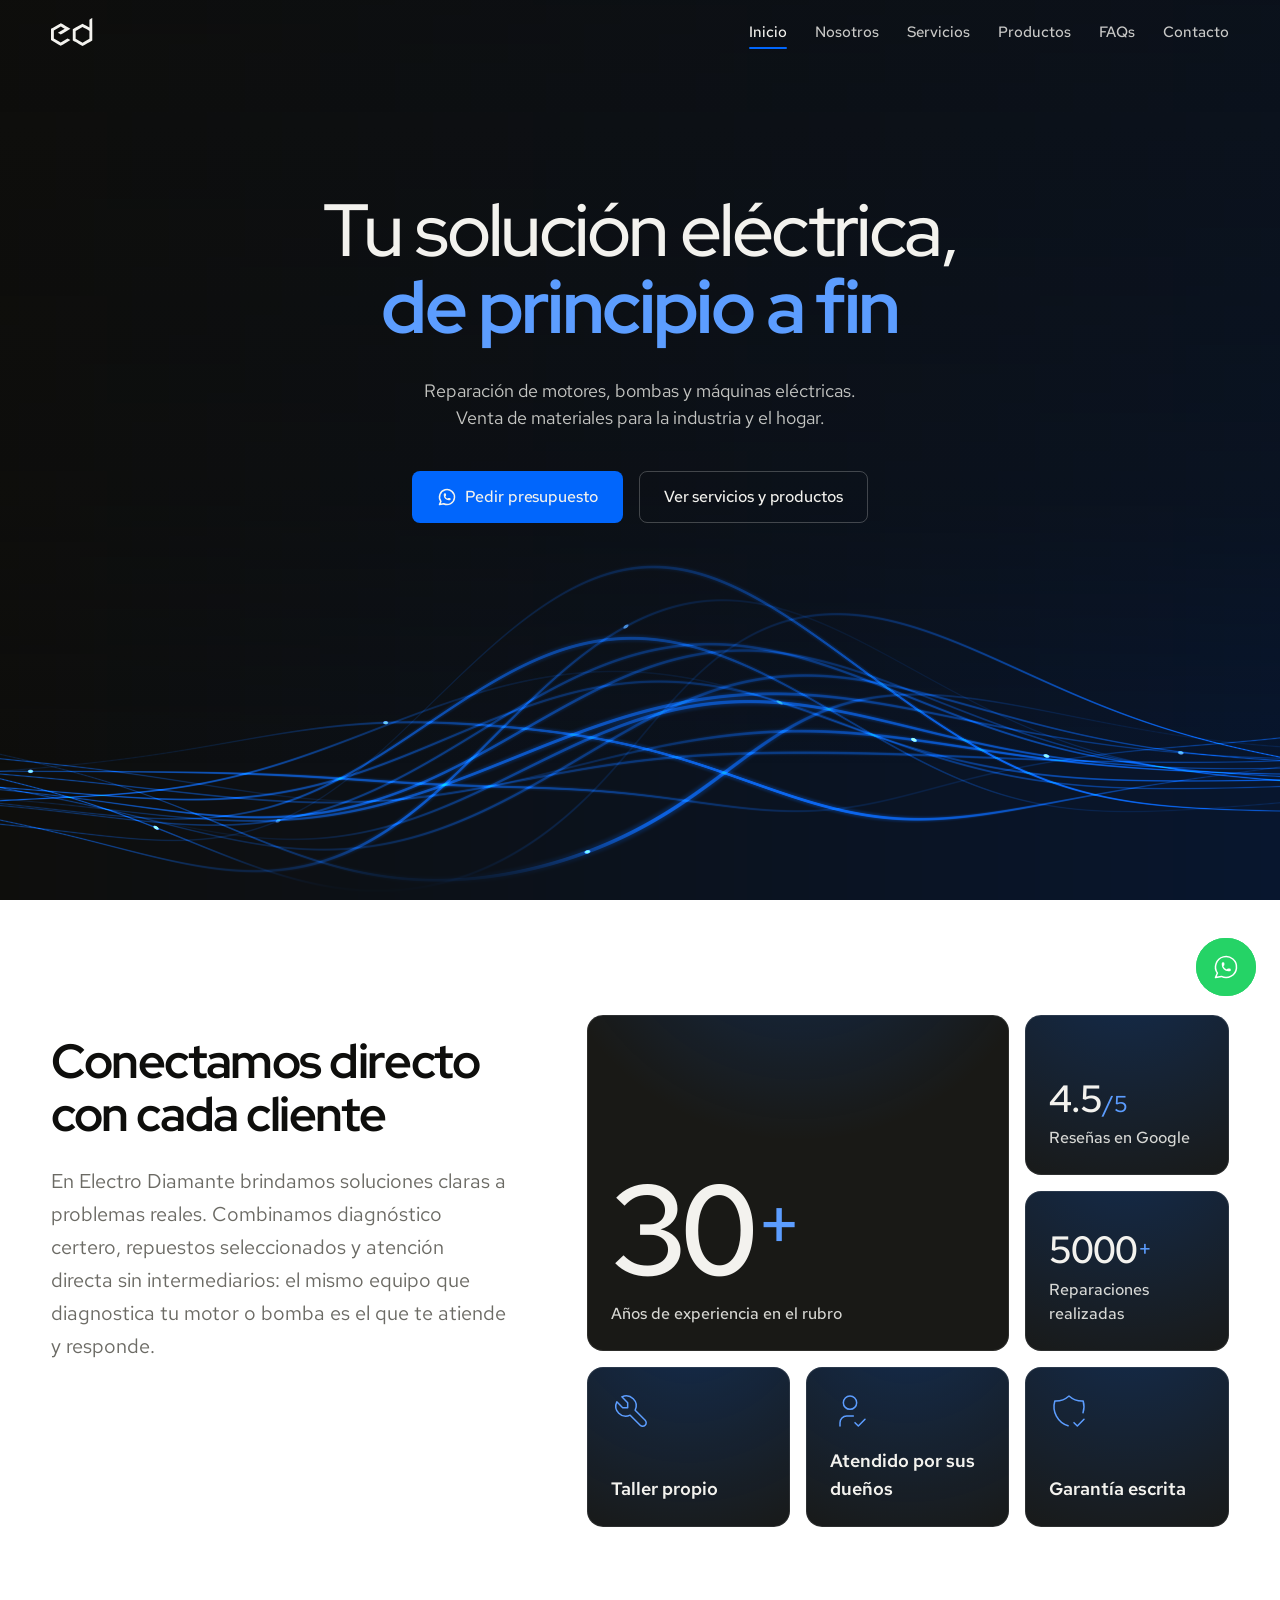
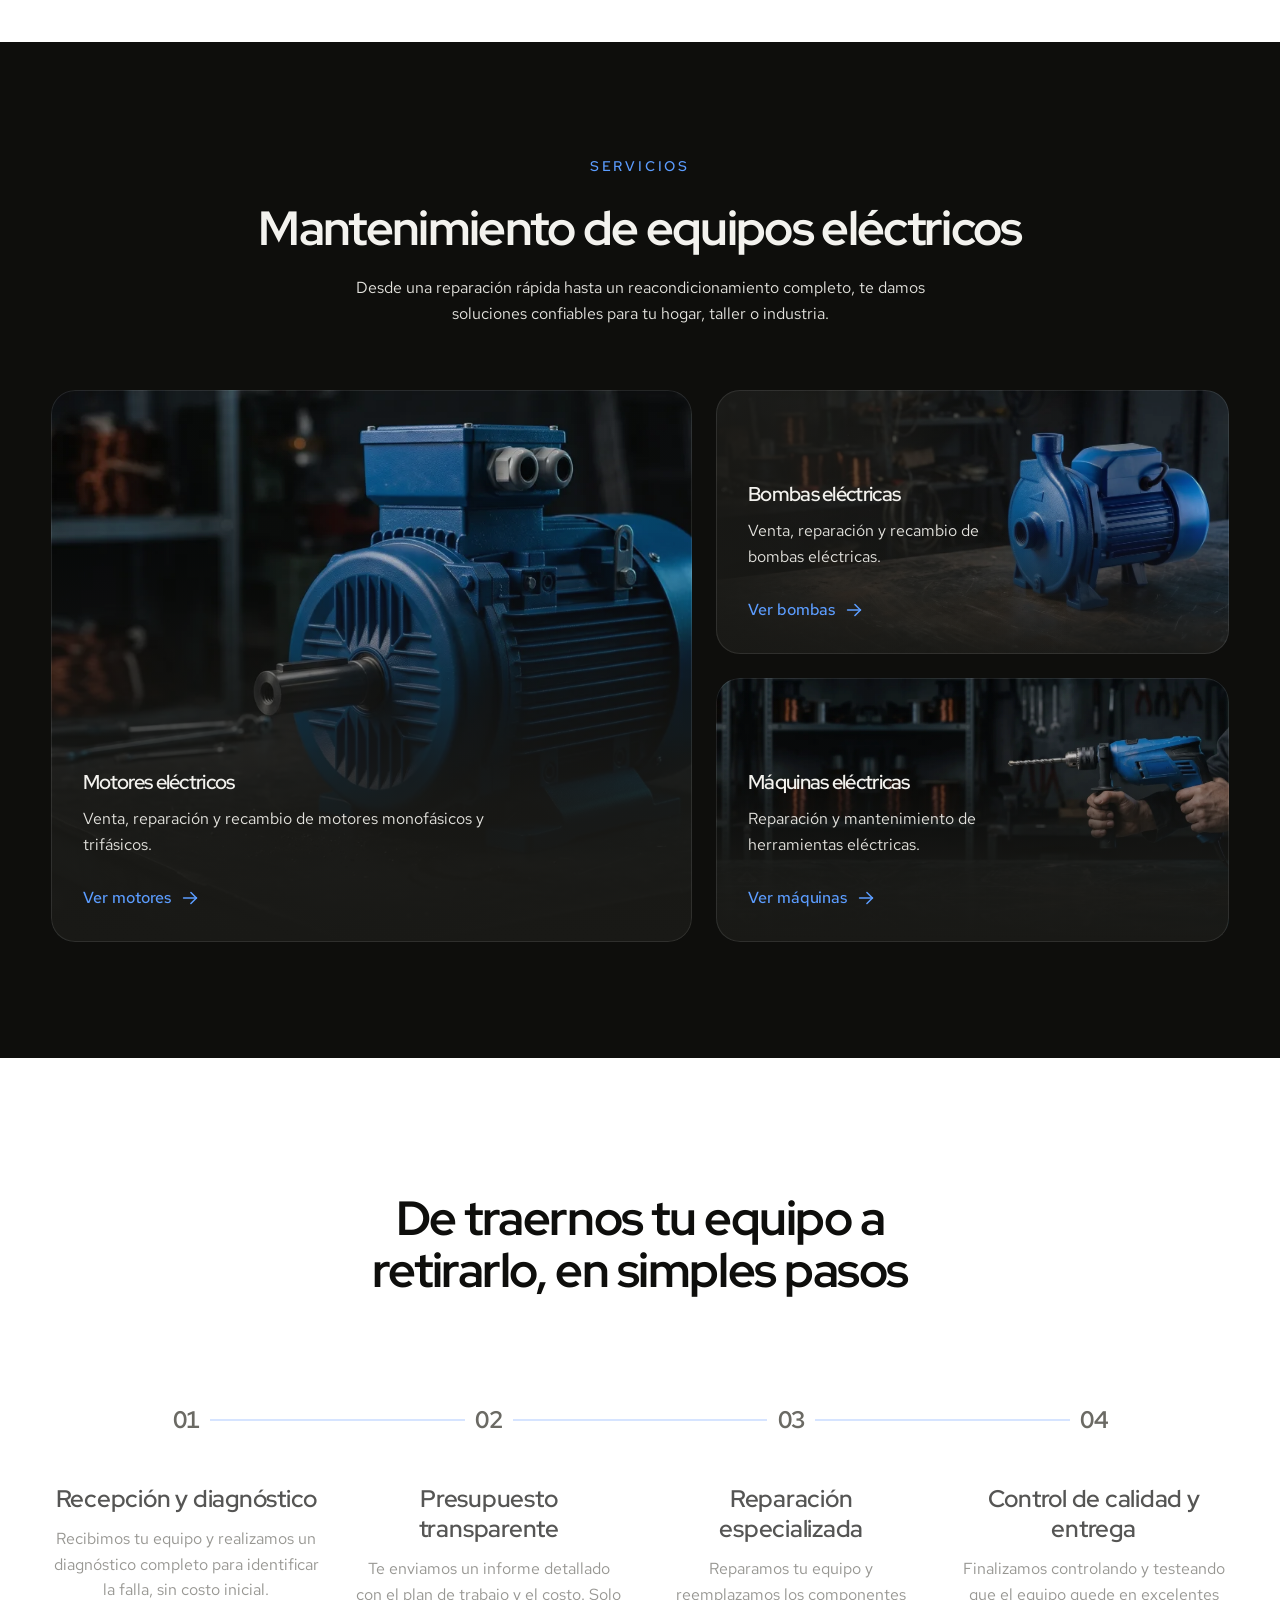
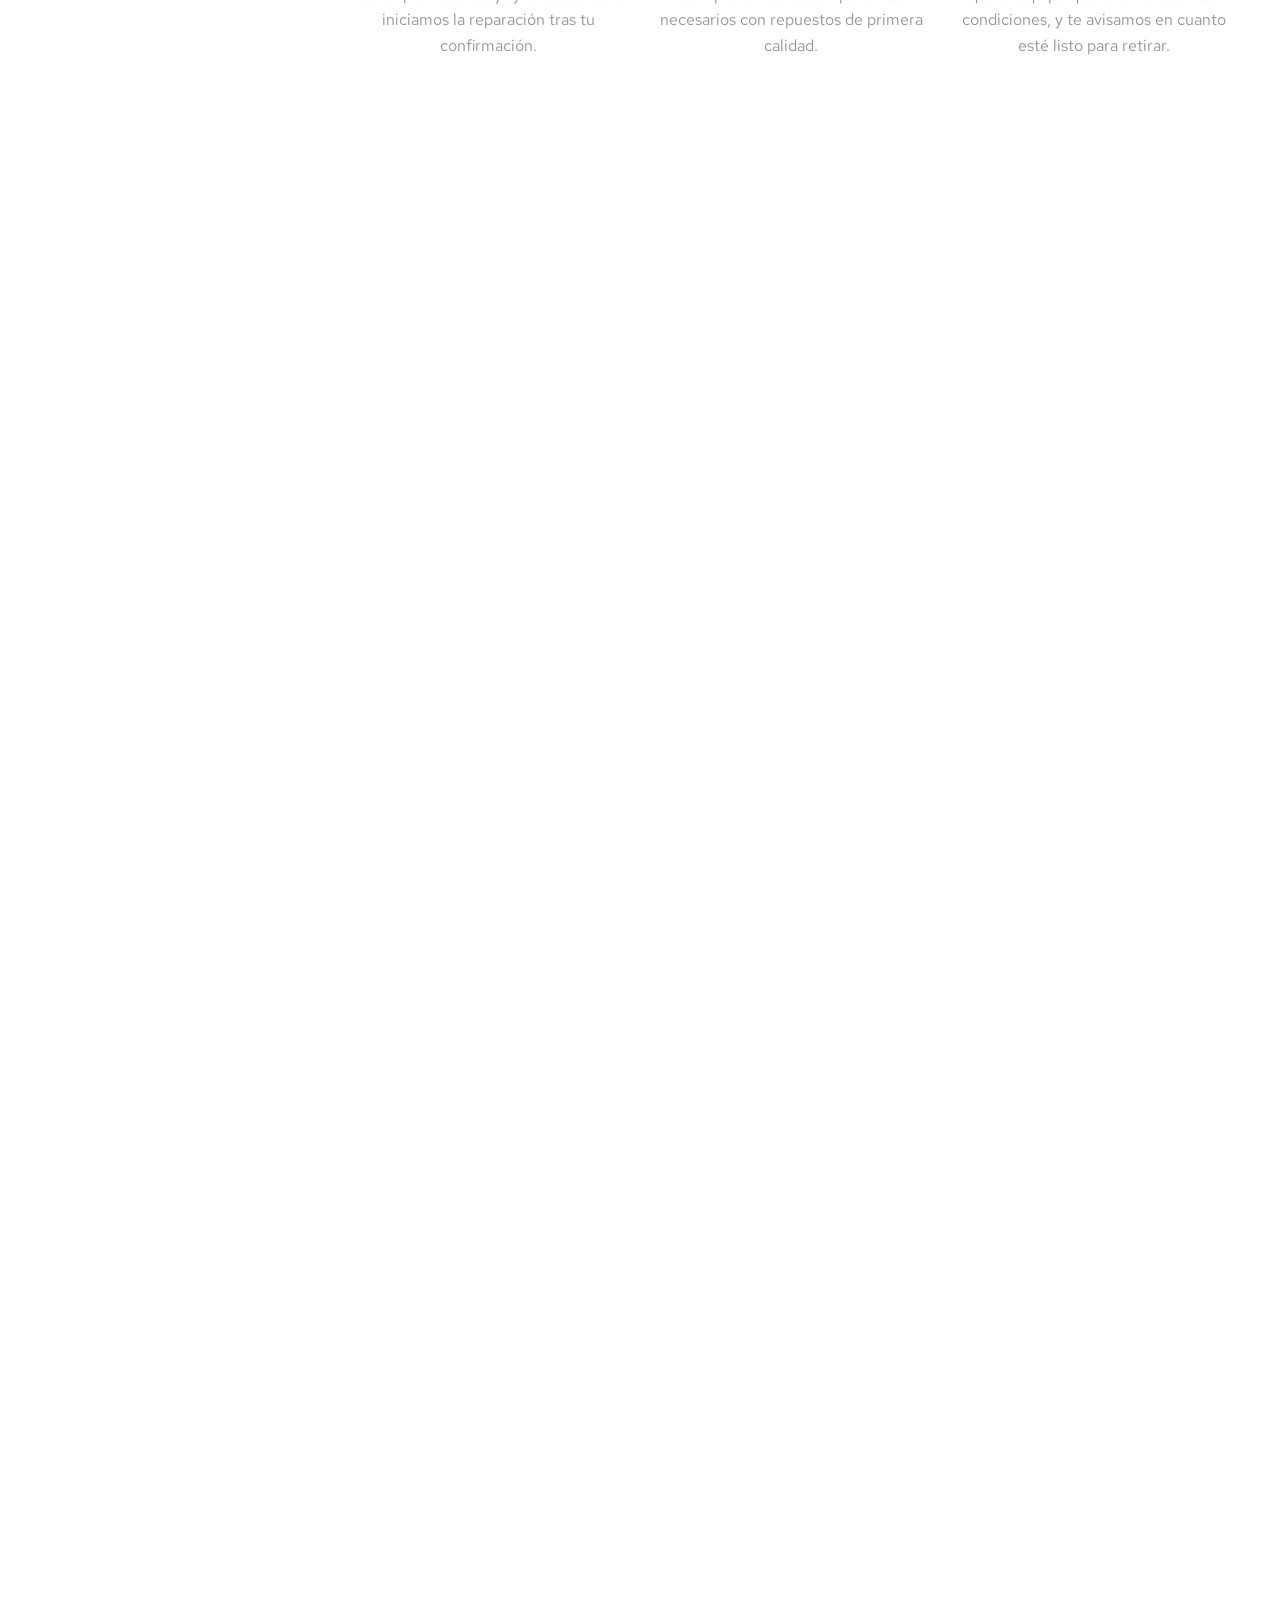
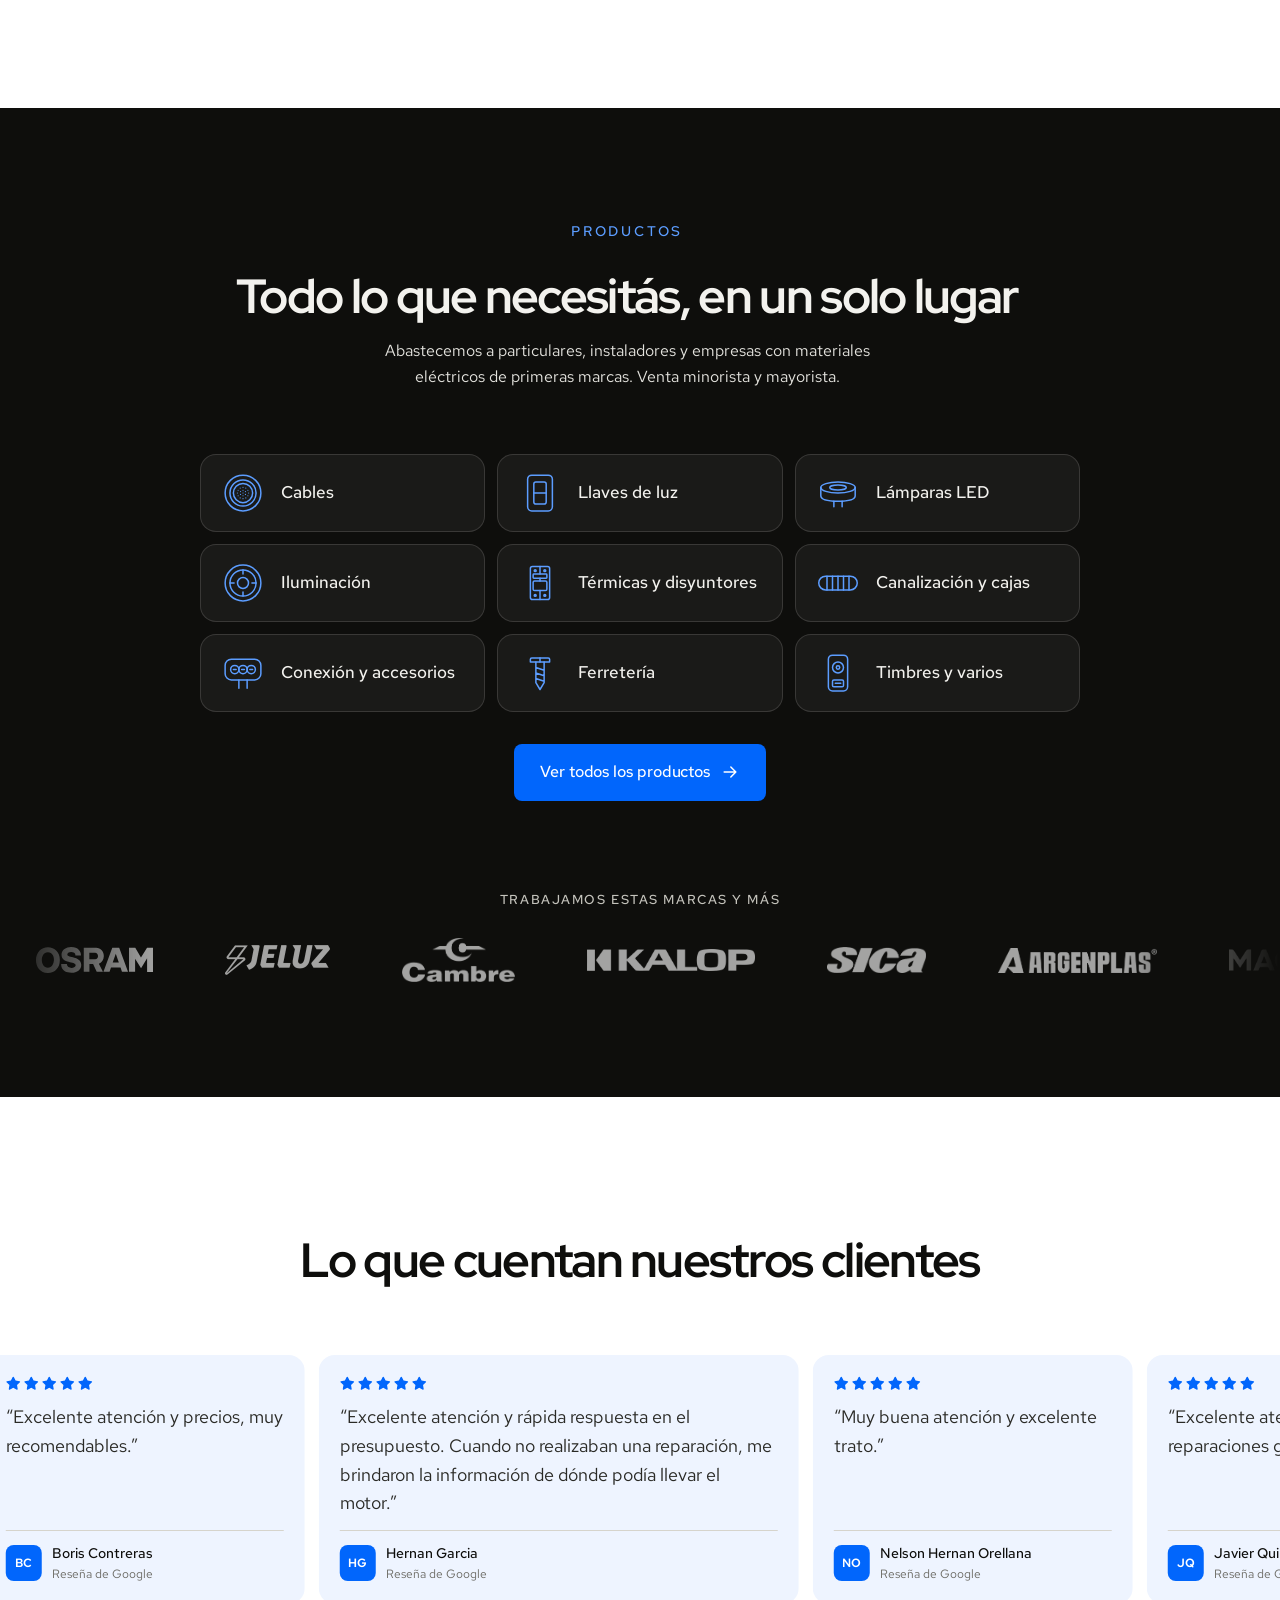
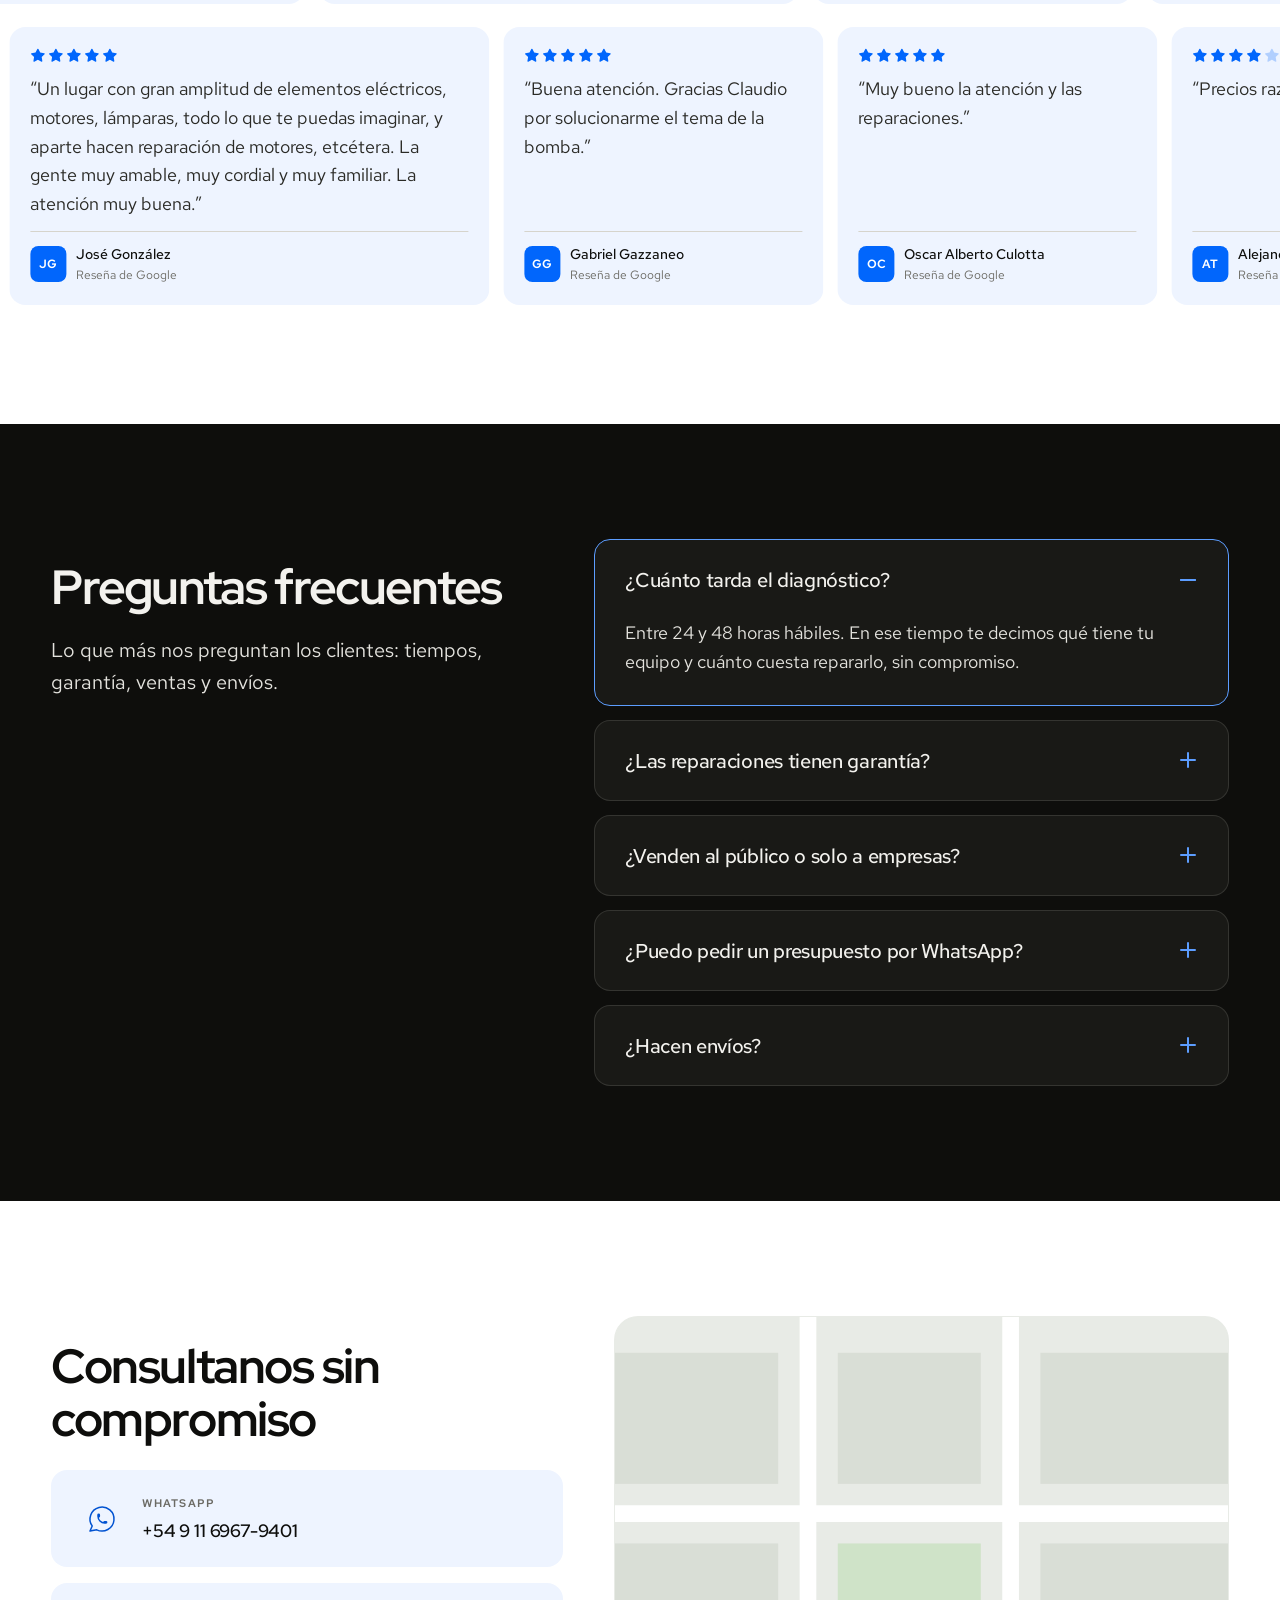
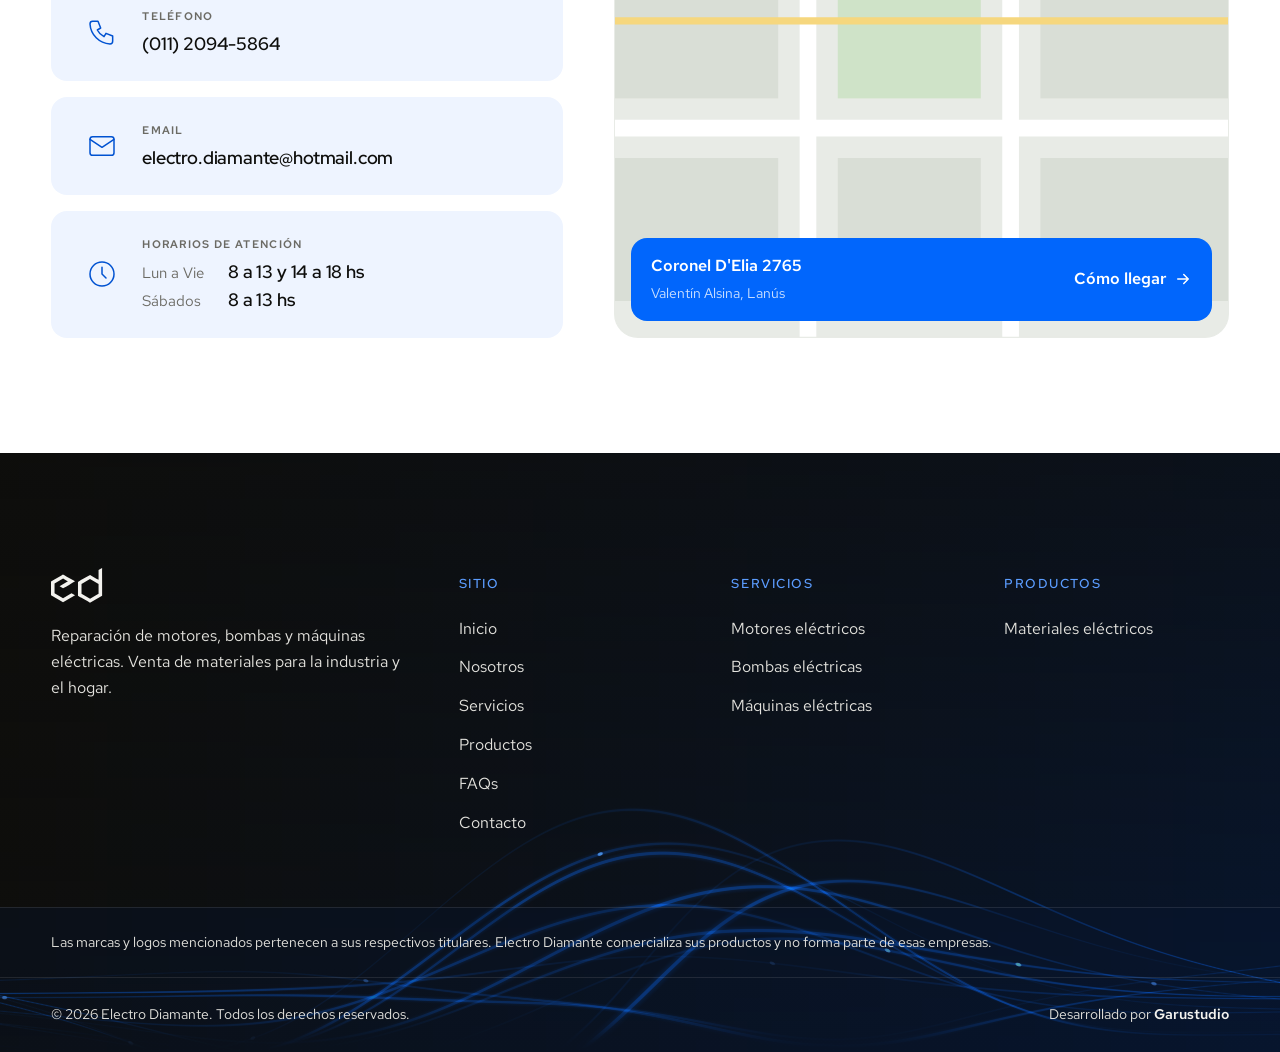
<file: index.html>
<!doctype html>
<html lang="es">
<head>
  <meta charset="utf-8">
  <meta name="viewport" content="width=device-width, initial-scale=1">
  <title>Electro Diamante: Tu solución eléctrica, de principio a fin</title>
  <link rel="canonical" href="https://electrodiamante.com.ar/">
  <meta name="description" content="Electro Diamante: reparamos motores, bombas y máquinas eléctricas, y vendemos materiales eléctricos para la industria y el hogar.">
  <meta name="theme-color" content="#0B0B0A">
  <meta property="og:url" content="https://electrodiamante.com.ar/">
  <meta property="og:title" content="Electro Diamante: Tu solución eléctrica, de principio a fin">
  <meta property="og:description" content="Reparación de motores y bombas eléctricas. Venta de materiales eléctricos para la industria y el hogar.">
  <meta property="og:type" content="website">
  <meta property="og:image" content="https://electrodiamante.com.ar/assets/img/og-image.png">
  <meta property="og:image:width" content="1200">
  <meta property="og:image:height" content="630">
  <meta property="og:image:alt" content="Electro Diamante: Tu solución eléctrica, de principio a fin">
  <meta name="twitter:card" content="summary_large_image">
  <script>document.documentElement.className+=" js";</script>
  <script>if(location.hash){var h=document.documentElement;h.style.scrollBehavior="auto";addEventListener("load",function(){setTimeout(function(){h.style.scrollBehavior=""},400)})}</script>
  <link rel="icon" href="assets/img/favicon.svg?v=20261224" type="image/svg+xml">
  <link rel="apple-touch-icon" href="assets/img/apple-touch-icon.png?v=20261224">
  <link rel="prefetch" href="productos.html">
  <link rel="preconnect" href="https://fonts.googleapis.com">
  <link rel="preconnect" href="https://fonts.gstatic.com" crossorigin>
  <link rel="preload" as="style" href="https://fonts.googleapis.com/css2?family=Red+Hat+Display:wght@500;600;700;800&family=Red+Hat+Text:wght@300;400;500;600;700&display=swap" onload="this.onload=null;this.rel='stylesheet'">
  <noscript><link rel="stylesheet" href="https://fonts.googleapis.com/css2?family=Red+Hat+Display:wght@500;600;700;800&family=Red+Hat+Text:wght@300;400;500;600;700&display=swap"></noscript>
  <link rel="stylesheet" href="styles.css?v=20261224">
  <link rel="stylesheet" href="hero-split.css?v=20261224">
  <link rel="stylesheet" href="hero-waves.css?v=20261224">
  <script src="config.js?v=20261224" defer></script>
  <script src="main.js?v=20261224" defer></script>
  <script src="hero-waves.js?v=20261224" defer></script>
  <script>document.addEventListener("DOMContentLoaded",function(){initHeroWaves(".hero-split",{hShift:0,rightBias:0,waveY:0.16});initHeroWaves(".footer--grid",{hShift:0,rightBias:0,waveY:0.12,intensity:0.4,linesDesktop:12});});</script>
  <script type="application/ld+json">{"@context":"https://schema.org","@type":"LocalBusiness","name":"Electro Diamante","description":"Reparación de motores, bombas y máquinas eléctricas. Venta de materiales eléctricos para la industria y el hogar.","telephone":"+541120945864","email":"electro.diamante@hotmail.com","address":{"@type":"PostalAddress","streetAddress":"Coronel D'Elia 2765","addressLocality":"Valentín Alsina, Lanús","addressRegion":"Buenos Aires","addressCountry":"AR"},"openingHoursSpecification":[{"@type":"OpeningHoursSpecification","dayOfWeek":["Monday","Tuesday","Wednesday","Thursday","Friday"],"opens":"08:00","closes":"13:00"},{"@type":"OpeningHoursSpecification","dayOfWeek":["Monday","Tuesday","Wednesday","Thursday","Friday"],"opens":"14:00","closes":"18:00"},{"@type":"OpeningHoursSpecification","dayOfWeek":"Saturday","opens":"08:00","closes":"13:00"}]}</script>
</head>
<body>
  <a class="skip-link" href="#main">Saltar al contenido</a>


  <header class="nav" id="top">
    <a class="brand" href="#top" aria-label="Electro Diamante, inicio">
      <svg class="brand__logo" viewBox="0 0 19 13" fill="currentColor" aria-hidden="true"><path d="M17.3795 0.756C17.7715 0.508 18.2035 0.256 18.6755 0V0.0360003C18.6595 0.796 18.6555 1.596 18.6635 2.436C18.6715 3.268 18.6755 4.1 18.6755 4.932V10.152C17.9315 10.584 17.1915 11.008 16.4555 11.424C15.7275 11.848 14.9915 12.276 14.2475 12.708C13.7035 12.38 13.1555 12.056 12.6035 11.736C12.0595 11.416 11.5155 11.104 10.9715 10.8C10.7715 10.688 10.5795 10.58 10.3955 10.476C10.2195 10.372 10.0395 10.264 9.85547 10.152V5.076L10.9355 4.428C11.4955 4.1 12.0515 3.784 12.6035 3.48C13.1635 3.168 13.7235 2.86 14.2835 2.556C14.7875 2.844 15.2915 3.14 15.7955 3.444C16.3075 3.74 16.8355 4.032 17.3795 4.32V0.756ZM14.2475 4.032C13.7195 4.336 13.2035 4.636 12.6995 4.932C12.1955 5.228 11.6795 5.528 11.1515 5.832V9.396C11.6795 9.7 12.1995 10.004 12.7115 10.308C13.2315 10.612 13.7555 10.908 14.2835 11.196C14.7875 10.892 15.2955 10.592 15.8075 10.296C16.3275 10 16.8515 9.7 17.3795 9.396V5.832C16.8515 5.528 16.3275 5.224 15.8075 4.92C15.2955 4.616 14.7755 4.32 14.2475 4.032Z"/><path d="M8.784 4.88402C8.056 5.31602 7.328 5.74402 6.6 6.16802C5.872 6.58402 5.136 7.00802 4.392 7.44002C4.192 7.31202 3.984 7.18802 3.768 7.06802C3.56 6.94002 3.348 6.81202 3.132 6.68402C3.636 6.38002 4.144 6.08002 4.656 5.78402C5.176 5.48802 5.688 5.18802 6.192 4.88402C5.904 4.70002 5.608 4.52802 5.304 4.36802C5.008 4.20002 4.716 4.03602 4.428 3.87601C3.9 4.16402 3.376 4.46002 2.856 4.76402C2.344 5.06802 1.824 5.37202 1.296 5.67602V9.24002C1.824 9.54402 2.344 9.84402 2.856 10.14C3.376 10.436 3.888 10.736 4.392 11.04C4.92 10.736 5.436 10.436 5.94 10.14C6.444 9.84402 6.96 9.54402 7.488 9.24002L8.784 9.99602C8.056 10.428 7.328 10.852 6.6 11.268C5.872 11.684 5.136 12.1 4.392 12.516C3.664 12.1 2.936 11.68 2.208 11.256C1.48 10.832 0.744 10.412 0 9.99602V4.92002C0.616 4.56002 1.248 4.19602 1.896 3.82802C2.544 3.45202 3.184 3.08402 3.816 2.72402C3.904 2.66802 3.992 2.61202 4.08 2.55602C4.176 2.49202 4.268 2.44002 4.356 2.40002C4.412 2.38402 4.468 2.39601 4.524 2.43601C4.588 2.46801 4.664 2.50401 4.752 2.54401C5.424 2.94401 6.1 3.34002 6.78 3.73202C7.468 4.11602 8.136 4.50002 8.784 4.88402Z"/></svg>
    </a>
    <nav class="nav__links" id="menu" aria-label="Principal">
      <a href="#top" data-top>Inicio</a>
      <a href="#nosotros">Nosotros</a>
      <a href="#servicios">Servicios</a>
      <a href="#productos">Productos</a>
      <a href="#faq">FAQs</a>
      <a href="#contacto">Contacto</a>
    </nav>
    <button class="nav__toggle" aria-controls="mmenu" aria-expanded="false" aria-label="Abrir menú"><span></span><span></span></button>

    <!-- Menú de celular y tablet -->
    <div class="mmenu" id="mmenu">
      <nav class="mmenu__list" aria-label="Menú">
        <a href="#top" data-top data-sec="top">Inicio</a>
        <a href="#nosotros" data-sec="nosotros">Nosotros</a>
        <a href="#servicios" data-sec="servicios">Servicios</a>
        <a href="#productos" data-sec="productos">Productos</a>
        <a href="#faq" data-sec="faq">FAQs</a>
        <a href="#contacto" data-sec="contacto">Contacto</a>
      </nav>
    </div>
  </header>

  <main id="main" tabindex="-1">
    <!-- HERO -->
    <!-- ===== Hero (ondas animadas WebGL) ===== -->
    <section class="hero-split" aria-labelledby="hs-title">
      <canvas class="hw-canvas" aria-hidden="true"></canvas>
      <div class="hw-overlay" aria-hidden="true"></div>
      <div class="hs-inner">
        <div class="hs-copy">
          <h1 class="hs-title" id="hs-title">
            <span>Tu solución eléctrica,</span>
            <span class="hs-accent">de principio a fin</span>
          </h1>
          <p class="hs-lead"><span>Reparación de motores, bombas y máquinas eléctricas.</span> <span>Venta de materiales para la industria y el hogar.</span></p>
          <div class="hs-actions">
            <a class="hs-btn hs-btn--primary" data-wa="Hola Electro Diamante, quiero pedir un presupuesto." href="https://wa.me/5491169679401?text=Hola%20Electro%20Diamante%2C%20quiero%20pedir%20un%20presupuesto." target="_blank" rel="noopener"><svg class="hs-btn-icon" aria-hidden="true" viewBox="0 0 24 24" fill="none" stroke="currentColor" stroke-width="2" stroke-linecap="round" stroke-linejoin="round" aria-hidden="true"><path d="M3 21l1.65 -3.8a9 9 0 1 1 3.4 2.9l-5.05 .9"/><path d="M9 10a.5 .5 0 0 0 1 0v-1a.5 .5 0 0 0 -1 0v1a5 5 0 0 0 5 5h1a.5 .5 0 0 0 0 -1h-1a.5 .5 0 0 0 0 1"/></svg>Pedir presupuesto</a>
            <a class="hs-btn hs-btn--ghost" href="#servicios">Ver servicios y productos</a>
          </div>
        </div>
      </div>
    </section>

    <!-- NOSOTROS -->
    <section class="section about2" id="nosotros">
      <div class="wrap">
        <div class="about2__grid">
          <div class="about2__body">
            <h2 class="h2 about2__title reveal">Conectamos directo con cada cliente</h2>
            <p class="about2__text reveal">En Electro Diamante brindamos soluciones claras a problemas reales. Combinamos diagnóstico certero, repuestos seleccionados y atención directa sin intermediarios: el mismo equipo que diagnostica tu motor o bomba es el que te atiende y responde.</p>
          </div>
          <div class="about2__bento">
            <div class="about2__card about2__card--hero reveal"><span class="about2__big"><span data-count-to="30" data-dur="1400">30</span><span class="about2__pre">+</span></span><span class="about2__desc">Años de experiencia en el rubro</span></div>
            <div class="about2__card reveal"><span class="about2__big"><span data-count-to="4.5" data-dec="1" data-dur="1400">4.5</span><span class="about2__suf">/5</span></span><span class="about2__desc">Reseñas en Google</span></div>
            <div class="about2__card reveal"><span class="about2__big"><span data-count-to="5000" data-dur="1400">5000</span><span class="about2__pre">+</span></span><span class="about2__desc">Reparaciones realizadas</span></div>
            <div class="about2__card about2__card--txt reveal"><span class="about2__ico"><svg viewBox="0 0 24 24" fill="none" stroke="currentColor" stroke-width="2" stroke-linecap="round" stroke-linejoin="round" aria-hidden="true"><path d="M7 10h3v-3l-3.5 -3.5a6 6 0 0 1 8 8l6 6a2 2 0 0 1 -3 3l-6 -6a6 6 0 0 1 -8 -8l3.5 3.5"/></svg></span><span class="about2__desc"><b>Taller propio</b></span></div>
            <div class="about2__card about2__card--txt reveal"><span class="about2__ico"><svg viewBox="0 0 24 24" fill="none" stroke="currentColor" stroke-width="2" stroke-linecap="round" stroke-linejoin="round" aria-hidden="true"><path d="M8 7a4 4 0 1 0 8 0a4 4 0 0 0 -8 0"/><path d="M6 21v-2a4 4 0 0 1 4 -4h4"/><path d="M15 19l2 2l4 -4"/></svg></span><span class="about2__desc"><b>Atendido por sus dueños</b></span></div>
            <div class="about2__card about2__card--txt reveal"><span class="about2__ico"><svg viewBox="0 0 24 24" fill="none" stroke="currentColor" stroke-width="2" stroke-linecap="round" stroke-linejoin="round" aria-hidden="true"><path d="M11.46 20.846a12 12 0 0 1 -7.96 -14.846a12 12 0 0 0 8.5 -3a12 12 0 0 0 8.5 3a12 12 0 0 1 -.09 7.06"/><path d="M15 19l2 2l4 -4"/></svg></span><span class="about2__desc"><b>Garantía escrita</b></span></div>
          </div>
        </div>
      </div>
    </section>

    <!-- SERVICIOS -->
    <section class="section section--ink" id="servicios">
      <div class="wrap">
        <div class="section__head">
          <p class="label pill pill--plain reveal"><span class="pill__txt">Servicios</span></p>
          <h2 class="h2 reveal">Mantenimiento de equipos eléctricos</h2>
          <p class="center-head__sub reveal">Desde una reparación rápida hasta un reacondicionamiento completo, te damos soluciones confiables para tu hogar, taller o industria.</p>
        </div>
        <div class="svc">
          <article class="svc__item svc__item--photo reveal" id="svc-motores">
            <div class="svc__photo" aria-hidden="true"><img src="assets/img/servicios/motores-taller.webp" alt="" width="1400" height="1045" loading="lazy" decoding="async"></div>
            <svg class="svc__icon svc__icon--motor" viewBox="0 0 64 64" aria-hidden="true"><rect x="14" y="20" width="30" height="26" rx="4"/><path d="M22 25v16M29 25v16M36 25v16"/><path d="M14 25H9a3 3 0 0 0-3 3v10a3 3 0 0 0 3 3h5"/><rect x="44" y="26" width="5" height="14" rx="2"/><path d="M49 33h10"/><rect x="24" y="12" width="12" height="8" rx="2"/><rect x="10" y="46" width="38" height="5" rx="2.5"/></svg>
            <h3>Motores eléctricos</h3>
            <p>Venta, reparación y recambio de motores monofásicos y trifásicos.</p>
            <a class="btn btn--small svc__btn" href="motores-electricos.html">Ver motores <svg class="svc__arrow" viewBox="0 0 24 24" fill="none" stroke="currentColor" stroke-width="2" stroke-linecap="round" stroke-linejoin="round" aria-hidden="true"><path d="M5 12l14 0"/><path d="M13 18l6 -6"/><path d="M13 6l6 6"/></svg></a>
          </article>
          <article class="svc__item svc__item--photo reveal" id="svc-bombas">
            <div class="svc__photo" aria-hidden="true"><img src="assets/img/servicios/bombas-taller.webp" alt="" width="1600" height="893" loading="lazy" decoding="async"></div>
            <svg class="svc__icon" viewBox="0 0 64 64" aria-hidden="true"><circle cx="30" cy="36" r="15"/><g class="impeller"><circle cx="30" cy="36" r="4"/><path d="M30 32v-6M33.5 38l5.2 3M26.5 38l-5.2 3"/></g><path d="M30 21v-9h14"/><rect x="44" y="8" width="5" height="8" rx="2"/><path d="M45 36h9"/><rect x="54" y="31" width="5" height="10" rx="2"/><path d="M21 47l-4 5M39 47l4 5"/><rect x="10" y="52" width="40" height="5" rx="2.5"/></svg>
            <h3>Bombas eléctricas</h3>
            <p>Venta, reparación y recambio de bombas eléctricas.</p>
            <a class="btn btn--small svc__btn" href="bombas-electricas.html">Ver bombas <svg class="svc__arrow" viewBox="0 0 24 24" fill="none" stroke="currentColor" stroke-width="2" stroke-linecap="round" stroke-linejoin="round" aria-hidden="true"><path d="M5 12l14 0"/><path d="M13 18l6 -6"/><path d="M13 6l6 6"/></svg></a>
          </article>
          <article class="svc__item svc__item--photo reveal" id="svc-maquinas">
            <div class="svc__photo" aria-hidden="true"><picture><source media="(min-width: 1100px)" srcset="assets/img/servicios/maquinas-taller-wide.webp" width="1600" height="823"><img src="assets/img/servicios/maquinas-taller.webp" alt="" width="1600" height="856" loading="lazy" decoding="async"></picture></div>
            <svg class="svc__icon svc__icon--drill" viewBox="0 0 64 64" aria-hidden="true"><rect x="8" y="12" width="34" height="18" rx="6"/><path d="M15 17v8M20 17v8M25 17v8"/><rect x="42" y="16" width="8" height="10" rx="2"/><path class="bit" d="M50 21h11"/><path d="M17 30l-3 22h14l3-22"/><rect x="10" y="52" width="22" height="6" rx="2"/><rect x="33" y="30" width="4" height="8" rx="2"/></svg>
            <h3>Máquinas eléctricas</h3>
            <p>Reparación y mantenimiento de herramientas eléctricas.</p>
            <a class="btn btn--small svc__btn" href="maquinas-electricas.html">Ver máquinas <svg class="svc__arrow" viewBox="0 0 24 24" fill="none" stroke="currentColor" stroke-width="2" stroke-linecap="round" stroke-linejoin="round" aria-hidden="true"><path d="M5 12l14 0"/><path d="M13 18l6 -6"/><path d="M13 6l6 6"/></svg></a>
          </article>
        </div>
      </div>
    </section>

    <!-- CÓMO TRABAJAMOS (scroll con tarjeta fija) -->
    <section class="section how" id="como">
      <div class="wrap hw__grid">
        <div class="hw__head">
          <h2 class="h2 reveal">De traernos tu equipo a retirarlo, en simples pasos</h2>
        </div>
        <ol class="hw-list"><span class="hw-tip" aria-hidden="true"></span>
            <li class="hw">
              <div class="hw__rail"><span class="hw__ico" aria-hidden="true">01</span><span class="hw__line" aria-hidden="true"></span></div>
              <div class="hw__body"><h3>Recepción y diagnóstico</h3><p>Recibimos tu equipo y realizamos un diagnóstico completo para identificar la falla, sin costo inicial.</p></div>
            </li>
            <li class="hw">
              <div class="hw__rail"><span class="hw__ico" aria-hidden="true">02</span><span class="hw__line" aria-hidden="true"></span></div>
              <div class="hw__body"><h3>Presupuesto transparente</h3><p>Te enviamos un informe detallado con el plan de trabajo y el costo. Solo iniciamos la reparación tras tu confirmación.</p></div>
            </li>
            <li class="hw">
              <div class="hw__rail"><span class="hw__ico" aria-hidden="true">03</span><span class="hw__line" aria-hidden="true"></span></div>
              <div class="hw__body"><h3>Reparación especializada</h3><p>Reparamos tu equipo y reemplazamos los componentes necesarios con repuestos de primera calidad.</p></div>
            </li>
            <li class="hw">
              <div class="hw__rail"><span class="hw__ico" aria-hidden="true">04</span></div>
              <div class="hw__body"><h3>Control de calidad y entrega</h3><p>Finalizamos controlando y testeando que el equipo quede en excelentes condiciones, y te avisamos en cuanto esté listo para retirar.</p></div>
            </li>
        </ol>
      </div>
    </section>

    <!-- PRODUCTOS -->
    <section class="section section--ink" id="productos">
      <div class="wrap prod__grid">
        <div class="center-head">
          <p class="label pill pill--plain reveal"><span class="pill__txt">Productos</span></p>
          <h2 class="h2 h2--center reveal">Todo lo que necesitás, <br class="br-d">en un solo lugar</h2>
          <p class="center-head__sub reveal">Abastecemos a particulares, instaladores y empresas con materiales eléctricos de primeras marcas. Venta minorista y mayorista.</p>
        </div>
        <nav class="hcats reveal" aria-label="Categorías de productos"><a class="hcat" href="productos.html#cab"><svg viewBox="0 0 64 64" fill="none" stroke="currentColor" stroke-width="1.75" stroke-linecap="round" stroke-linejoin="round" aria-hidden="true"><circle cx="32" cy="32" r="26"/><circle cx="32" cy="32" r="19"/><circle cx="32" cy="32" r="14"/><circle cx="32" cy="32" r=".8" fill="currentColor" stroke="none"/><circle cx="35.55" cy="34.05" r=".8" fill="currentColor" stroke="none"/><circle cx="32" cy="36.1" r=".8" fill="currentColor" stroke="none"/><circle cx="28.45" cy="34.05" r=".8" fill="currentColor" stroke="none"/><circle cx="28.45" cy="29.95" r=".8" fill="currentColor" stroke="none"/><circle cx="32" cy="27.9" r=".8" fill="currentColor" stroke="none"/><circle cx="35.55" cy="29.95" r=".8" fill="currentColor" stroke="none"/><circle cx="40.2" cy="32" r=".8" fill="currentColor" stroke="none"/><circle cx="39.1" cy="36.1" r=".8" fill="currentColor" stroke="none"/><circle cx="36.1" cy="39.1" r=".8" fill="currentColor" stroke="none"/><circle cx="32" cy="40.2" r=".8" fill="currentColor" stroke="none"/><circle cx="27.9" cy="39.1" r=".8" fill="currentColor" stroke="none"/><circle cx="24.9" cy="36.1" r=".8" fill="currentColor" stroke="none"/><circle cx="23.8" cy="32" r=".8" fill="currentColor" stroke="none"/><circle cx="24.9" cy="27.9" r=".8" fill="currentColor" stroke="none"/><circle cx="27.9" cy="24.9" r=".8" fill="currentColor" stroke="none"/><circle cx="32" cy="23.8" r=".8" fill="currentColor" stroke="none"/><circle cx="36.1" cy="24.9" r=".8" fill="currentColor" stroke="none"/><circle cx="39.1" cy="27.9" r=".8" fill="currentColor" stroke="none"/></svg><span>Cables</span></a><a class="hcat" href="productos.html#llav"><svg viewBox="0 0 64 64" fill="none" stroke="currentColor" stroke-width="1.75" stroke-linecap="round" stroke-linejoin="round" aria-hidden="true"><rect x="14" y="6" width="36" height="52" rx="6"/><rect x="23" y="16" width="18" height="32" rx="3"/><path d="M23 32h18"/></svg><span>Llaves de luz</span></a><a class="hcat" href="productos.html#led"><svg viewBox="0 0 64 64" fill="none" stroke="currentColor" stroke-width="1.75" stroke-linecap="round" stroke-linejoin="round" aria-hidden="true"><ellipse cx="32" cy="24" rx="25" ry="8"/><ellipse cx="32" cy="24" rx="12" ry="3.6"/><path d="M7 24v12q0 8 25 8q25 0 25-8V24"/><path d="M26 44v8M38 44v8"/></svg><span>Lámparas LED</span></a><a class="hcat" href="productos.html#ilu"><svg viewBox="0 0 64 64" fill="none" stroke="currentColor" stroke-width="1.75" stroke-linecap="round" stroke-linejoin="round" aria-hidden="true"><circle cx="32" cy="32" r="26"/><circle cx="32" cy="32" r="19"/><circle cx="32" cy="32" r="8"/><path d="M32 13v6M32 45v6M13 32h6M45 32h6"/></svg><span>Iluminación</span></a><a class="hcat" href="productos.html#prot"><svg viewBox="0 0 64 64" fill="none" stroke="currentColor" stroke-width="1.75" stroke-linecap="round" stroke-linejoin="round" aria-hidden="true"><rect x="18.0" y="8" width="28" height="48" rx="3"/><path d="M32.0 8V19"/><path d="M32.0 25V29"/><path d="M32.0 43V56"/><circle cx="25.0" cy="14" r="1.4"/><circle cx="25.0" cy="50" r="1.4"/><circle cx="39.0" cy="14" r="1.4"/><circle cx="39.0" cy="50" r="1.4"/><rect x="22.0" y="19" width="20" height="6" rx="1"/><rect x="22.0" y="29" width="20" height="14" rx="2"/></svg><span>Térmicas y disyuntores</span></a><a class="hcat" href="productos.html#can"><svg viewBox="0 0 64 64" fill="none" stroke="currentColor" stroke-width="1.75" stroke-linecap="round" stroke-linejoin="round" aria-hidden="true"><rect x="4" y="22" width="56" height="20" rx="10"/><path d="M16 22v20M24 22v20M32 22v20M40 22v20M48 22v20"/></svg><span>Canalización y cajas</span></a><a class="hcat" href="productos.html#con"><svg viewBox="0 0 64 64" fill="none" stroke="currentColor" stroke-width="1.75" stroke-linecap="round" stroke-linejoin="round" aria-hidden="true"><rect x="6" y="12" width="52" height="30" rx="9"/><circle cx="20" cy="27" r="6"/><circle cx="32" cy="27" r="6"/><circle cx="44" cy="27" r="6"/><path d="M18 27h4M30 27h4M42 27h4"/><path d="M26 42v12M38 42v12"/></svg><span>Conexión y accesorios</span></a><a class="hcat" href="productos.html#fer"><svg viewBox="0 0 64 64" fill="none" stroke="currentColor" stroke-width="1.75" stroke-linecap="round" stroke-linejoin="round" aria-hidden="true"><path d="M18 16H46V12a2 2 0 0 0-2-2H20a2 2 0 0 0-2 2z"/><path d="M32 10v6M26 16V46L32 56L38 46V16M26 24L38 28M26 32L38 36M26 40L38 44"/></svg><span>Ferretería</span></a><a class="hcat" href="productos.html#tim"><svg viewBox="0 0 64 64" fill="none" stroke="currentColor" stroke-width="1.75" stroke-linecap="round" stroke-linejoin="round" aria-hidden="true"><rect x="18" y="6" width="28" height="52" rx="6"/><circle cx="32" cy="24" r="8"/><circle cx="32" cy="24" r="2.5"/><rect x="24" y="42" width="16" height="10" rx="2"/><path d="M28 47h8"/></svg><span>Timbres y varios</span></a></nav>
        <div class="hcta reveal"><a class="btn btn--volt" href="productos.html">Ver todos los productos <svg class="svc__arrow" viewBox="0 0 24 24" fill="none" stroke="currentColor" stroke-width="2" stroke-linecap="round" stroke-linejoin="round" aria-hidden="true"><path d="M5 12h14M13 6l6 6-6 6"/></svg></a></div>
      </div>
      <div class="brands brands--dark reveal">
          <p class="brands__label">Trabajamos estas marcas y más</p>
          <div class="brands__mask">
            <ul class="brands__track" aria-label="Marcas con las que trabajamos"><li class="brands__item"><img loading="lazy" class="brands__logo" src="assets/img/brands/osram.svg" alt="OSRAM" height="26" decoding="async"></li><li class="brands__item"><img loading="lazy" class="brands__logo" src="assets/img/brands/jeluz.webp" alt="Jeluz" height="26" decoding="async"></li><li class="brands__item"><img loading="lazy" class="brands__logo" src="assets/img/brands/cambre.webp" alt="Cambre" height="26" decoding="async"></li><li class="brands__item"><img loading="lazy" class="brands__logo" src="assets/img/brands/kalop.webp" alt="Kalop" height="26" decoding="async"></li><li class="brands__item"><img loading="lazy" class="brands__logo" src="assets/img/brands/sica.webp" alt="Sica" height="26" decoding="async"></li><li class="brands__item"><img loading="lazy" class="brands__logo" src="assets/img/brands/argenplas.webp" alt="Argenplas" height="26" decoding="async"></li><li class="brands__item"><img loading="lazy" class="brands__logo" src="assets/img/brands/macroled.webp" alt="Macroled" height="26" decoding="async"></li><li class="brands__item" aria-hidden="true"><img loading="lazy" class="brands__logo" src="assets/img/brands/osram.svg" alt="OSRAM" height="26" decoding="async"></li><li class="brands__item" aria-hidden="true"><img loading="lazy" class="brands__logo" src="assets/img/brands/jeluz.webp" alt="Jeluz" height="26" decoding="async"></li><li class="brands__item" aria-hidden="true"><img loading="lazy" class="brands__logo" src="assets/img/brands/cambre.webp" alt="Cambre" height="26" decoding="async"></li><li class="brands__item" aria-hidden="true"><img loading="lazy" class="brands__logo" src="assets/img/brands/kalop.webp" alt="Kalop" height="26" decoding="async"></li><li class="brands__item" aria-hidden="true"><img loading="lazy" class="brands__logo" src="assets/img/brands/sica.webp" alt="Sica" height="26" decoding="async"></li><li class="brands__item" aria-hidden="true"><img loading="lazy" class="brands__logo" src="assets/img/brands/argenplas.webp" alt="Argenplas" height="26" decoding="async"></li><li class="brands__item" aria-hidden="true"><img loading="lazy" class="brands__logo" src="assets/img/brands/macroled.webp" alt="Macroled" height="26" decoding="async"></li></ul>
          </div>
        </div>
    </section>

    <!-- OPINIONES -->
    <section class="section section--ink tone-light reviews" id="opiniones">
      <div class="wrap">
        <div class="center-head">
          <h2 class="h2 h2--center reveal">Lo que cuentan nuestros clientes</h2>
        </div>
      </div>
      <div class="imc-rows">
        <div class="imc reveal" data-speed="normal" data-direction="left" aria-label="Opiniones de clientes">
          <div class="imc__viewport">
            <div class="imc__track">
              <article class="imc__card">
                <div class="imc__stars" role="img" aria-label="5 de 5 estrellas"><span><svg viewBox="0 0 24 24" fill="currentColor" aria-hidden="true"><path d="M8.243 7.34l-6.38 .925l-.113 .023a1 1 0 0 0 -.44 1.684l4.622 4.499l-1.09 6.355l-.013 .11a1 1 0 0 0 1.464 .944l5.706 -3l5.693 3l.1 .046a1 1 0 0 0 1.352 -1.1l-1.091 -6.355l4.624 -4.5l.078 -.085a1 1 0 0 0 -.633 -1.62l-6.38 -.926l-2.852 -5.78a1 1 0 0 0 -1.794 0l-2.853 5.78z"/></svg></span><span><svg viewBox="0 0 24 24" fill="currentColor" aria-hidden="true"><path d="M8.243 7.34l-6.38 .925l-.113 .023a1 1 0 0 0 -.44 1.684l4.622 4.499l-1.09 6.355l-.013 .11a1 1 0 0 0 1.464 .944l5.706 -3l5.693 3l.1 .046a1 1 0 0 0 1.352 -1.1l-1.091 -6.355l4.624 -4.5l.078 -.085a1 1 0 0 0 -.633 -1.62l-6.38 -.926l-2.852 -5.78a1 1 0 0 0 -1.794 0l-2.853 5.78z"/></svg></span><span><svg viewBox="0 0 24 24" fill="currentColor" aria-hidden="true"><path d="M8.243 7.34l-6.38 .925l-.113 .023a1 1 0 0 0 -.44 1.684l4.622 4.499l-1.09 6.355l-.013 .11a1 1 0 0 0 1.464 .944l5.706 -3l5.693 3l.1 .046a1 1 0 0 0 1.352 -1.1l-1.091 -6.355l4.624 -4.5l.078 -.085a1 1 0 0 0 -.633 -1.62l-6.38 -.926l-2.852 -5.78a1 1 0 0 0 -1.794 0l-2.853 5.78z"/></svg></span><span><svg viewBox="0 0 24 24" fill="currentColor" aria-hidden="true"><path d="M8.243 7.34l-6.38 .925l-.113 .023a1 1 0 0 0 -.44 1.684l4.622 4.499l-1.09 6.355l-.013 .11a1 1 0 0 0 1.464 .944l5.706 -3l5.693 3l.1 .046a1 1 0 0 0 1.352 -1.1l-1.091 -6.355l4.624 -4.5l.078 -.085a1 1 0 0 0 -.633 -1.62l-6.38 -.926l-2.852 -5.78a1 1 0 0 0 -1.794 0l-2.853 5.78z"/></svg></span><span><svg viewBox="0 0 24 24" fill="currentColor" aria-hidden="true"><path d="M8.243 7.34l-6.38 .925l-.113 .023a1 1 0 0 0 -.44 1.684l4.622 4.499l-1.09 6.355l-.013 .11a1 1 0 0 0 1.464 .944l5.706 -3l5.693 3l.1 .046a1 1 0 0 0 1.352 -1.1l-1.091 -6.355l4.624 -4.5l.078 -.085a1 1 0 0 0 -.633 -1.62l-6.38 -.926l-2.852 -5.78a1 1 0 0 0 -1.794 0l-2.853 5.78z"/></svg></span></div>
                <p class="imc__desc">“Excelente atención y precios, muy recomendables.”</p>
                <div class="imc__who">
                  <span class="imc__av" aria-hidden="true">BC</span>
                  <div><p class="imc__name">Boris Contreras</p><p class="imc__role">Reseña de Google</p></div>
                </div>
              </article>
              <article class="imc__card imc__card--wide">
                <div class="imc__stars" role="img" aria-label="5 de 5 estrellas"><span><svg viewBox="0 0 24 24" fill="currentColor" aria-hidden="true"><path d="M8.243 7.34l-6.38 .925l-.113 .023a1 1 0 0 0 -.44 1.684l4.622 4.499l-1.09 6.355l-.013 .11a1 1 0 0 0 1.464 .944l5.706 -3l5.693 3l.1 .046a1 1 0 0 0 1.352 -1.1l-1.091 -6.355l4.624 -4.5l.078 -.085a1 1 0 0 0 -.633 -1.62l-6.38 -.926l-2.852 -5.78a1 1 0 0 0 -1.794 0l-2.853 5.78z"/></svg></span><span><svg viewBox="0 0 24 24" fill="currentColor" aria-hidden="true"><path d="M8.243 7.34l-6.38 .925l-.113 .023a1 1 0 0 0 -.44 1.684l4.622 4.499l-1.09 6.355l-.013 .11a1 1 0 0 0 1.464 .944l5.706 -3l5.693 3l.1 .046a1 1 0 0 0 1.352 -1.1l-1.091 -6.355l4.624 -4.5l.078 -.085a1 1 0 0 0 -.633 -1.62l-6.38 -.926l-2.852 -5.78a1 1 0 0 0 -1.794 0l-2.853 5.78z"/></svg></span><span><svg viewBox="0 0 24 24" fill="currentColor" aria-hidden="true"><path d="M8.243 7.34l-6.38 .925l-.113 .023a1 1 0 0 0 -.44 1.684l4.622 4.499l-1.09 6.355l-.013 .11a1 1 0 0 0 1.464 .944l5.706 -3l5.693 3l.1 .046a1 1 0 0 0 1.352 -1.1l-1.091 -6.355l4.624 -4.5l.078 -.085a1 1 0 0 0 -.633 -1.62l-6.38 -.926l-2.852 -5.78a1 1 0 0 0 -1.794 0l-2.853 5.78z"/></svg></span><span><svg viewBox="0 0 24 24" fill="currentColor" aria-hidden="true"><path d="M8.243 7.34l-6.38 .925l-.113 .023a1 1 0 0 0 -.44 1.684l4.622 4.499l-1.09 6.355l-.013 .11a1 1 0 0 0 1.464 .944l5.706 -3l5.693 3l.1 .046a1 1 0 0 0 1.352 -1.1l-1.091 -6.355l4.624 -4.5l.078 -.085a1 1 0 0 0 -.633 -1.62l-6.38 -.926l-2.852 -5.78a1 1 0 0 0 -1.794 0l-2.853 5.78z"/></svg></span><span><svg viewBox="0 0 24 24" fill="currentColor" aria-hidden="true"><path d="M8.243 7.34l-6.38 .925l-.113 .023a1 1 0 0 0 -.44 1.684l4.622 4.499l-1.09 6.355l-.013 .11a1 1 0 0 0 1.464 .944l5.706 -3l5.693 3l.1 .046a1 1 0 0 0 1.352 -1.1l-1.091 -6.355l4.624 -4.5l.078 -.085a1 1 0 0 0 -.633 -1.62l-6.38 -.926l-2.852 -5.78a1 1 0 0 0 -1.794 0l-2.853 5.78z"/></svg></span></div>
                <p class="imc__desc">“Excelente atención y rápida respuesta en el presupuesto. Cuando no realizaban una reparación, me brindaron la información de dónde podía llevar el motor.”</p>
                <div class="imc__who">
                  <span class="imc__av" aria-hidden="true">HG</span>
                  <div><p class="imc__name">Hernan Garcia</p><p class="imc__role">Reseña de Google</p></div>
                </div>
              </article>
              <article class="imc__card">
                <div class="imc__stars" role="img" aria-label="5 de 5 estrellas"><span><svg viewBox="0 0 24 24" fill="currentColor" aria-hidden="true"><path d="M8.243 7.34l-6.38 .925l-.113 .023a1 1 0 0 0 -.44 1.684l4.622 4.499l-1.09 6.355l-.013 .11a1 1 0 0 0 1.464 .944l5.706 -3l5.693 3l.1 .046a1 1 0 0 0 1.352 -1.1l-1.091 -6.355l4.624 -4.5l.078 -.085a1 1 0 0 0 -.633 -1.62l-6.38 -.926l-2.852 -5.78a1 1 0 0 0 -1.794 0l-2.853 5.78z"/></svg></span><span><svg viewBox="0 0 24 24" fill="currentColor" aria-hidden="true"><path d="M8.243 7.34l-6.38 .925l-.113 .023a1 1 0 0 0 -.44 1.684l4.622 4.499l-1.09 6.355l-.013 .11a1 1 0 0 0 1.464 .944l5.706 -3l5.693 3l.1 .046a1 1 0 0 0 1.352 -1.1l-1.091 -6.355l4.624 -4.5l.078 -.085a1 1 0 0 0 -.633 -1.62l-6.38 -.926l-2.852 -5.78a1 1 0 0 0 -1.794 0l-2.853 5.78z"/></svg></span><span><svg viewBox="0 0 24 24" fill="currentColor" aria-hidden="true"><path d="M8.243 7.34l-6.38 .925l-.113 .023a1 1 0 0 0 -.44 1.684l4.622 4.499l-1.09 6.355l-.013 .11a1 1 0 0 0 1.464 .944l5.706 -3l5.693 3l.1 .046a1 1 0 0 0 1.352 -1.1l-1.091 -6.355l4.624 -4.5l.078 -.085a1 1 0 0 0 -.633 -1.62l-6.38 -.926l-2.852 -5.78a1 1 0 0 0 -1.794 0l-2.853 5.78z"/></svg></span><span><svg viewBox="0 0 24 24" fill="currentColor" aria-hidden="true"><path d="M8.243 7.34l-6.38 .925l-.113 .023a1 1 0 0 0 -.44 1.684l4.622 4.499l-1.09 6.355l-.013 .11a1 1 0 0 0 1.464 .944l5.706 -3l5.693 3l.1 .046a1 1 0 0 0 1.352 -1.1l-1.091 -6.355l4.624 -4.5l.078 -.085a1 1 0 0 0 -.633 -1.62l-6.38 -.926l-2.852 -5.78a1 1 0 0 0 -1.794 0l-2.853 5.78z"/></svg></span><span><svg viewBox="0 0 24 24" fill="currentColor" aria-hidden="true"><path d="M8.243 7.34l-6.38 .925l-.113 .023a1 1 0 0 0 -.44 1.684l4.622 4.499l-1.09 6.355l-.013 .11a1 1 0 0 0 1.464 .944l5.706 -3l5.693 3l.1 .046a1 1 0 0 0 1.352 -1.1l-1.091 -6.355l4.624 -4.5l.078 -.085a1 1 0 0 0 -.633 -1.62l-6.38 -.926l-2.852 -5.78a1 1 0 0 0 -1.794 0l-2.853 5.78z"/></svg></span></div>
                <p class="imc__desc">“Muy buena atención y excelente trato.”</p>
                <div class="imc__who">
                  <span class="imc__av" aria-hidden="true">NO</span>
                  <div><p class="imc__name">Nelson Hernan Orellana</p><p class="imc__role">Reseña de Google</p></div>
                </div>
              </article>
              <article class="imc__card">
                <div class="imc__stars" role="img" aria-label="5 de 5 estrellas"><span><svg viewBox="0 0 24 24" fill="currentColor" aria-hidden="true"><path d="M8.243 7.34l-6.38 .925l-.113 .023a1 1 0 0 0 -.44 1.684l4.622 4.499l-1.09 6.355l-.013 .11a1 1 0 0 0 1.464 .944l5.706 -3l5.693 3l.1 .046a1 1 0 0 0 1.352 -1.1l-1.091 -6.355l4.624 -4.5l.078 -.085a1 1 0 0 0 -.633 -1.62l-6.38 -.926l-2.852 -5.78a1 1 0 0 0 -1.794 0l-2.853 5.78z"/></svg></span><span><svg viewBox="0 0 24 24" fill="currentColor" aria-hidden="true"><path d="M8.243 7.34l-6.38 .925l-.113 .023a1 1 0 0 0 -.44 1.684l4.622 4.499l-1.09 6.355l-.013 .11a1 1 0 0 0 1.464 .944l5.706 -3l5.693 3l.1 .046a1 1 0 0 0 1.352 -1.1l-1.091 -6.355l4.624 -4.5l.078 -.085a1 1 0 0 0 -.633 -1.62l-6.38 -.926l-2.852 -5.78a1 1 0 0 0 -1.794 0l-2.853 5.78z"/></svg></span><span><svg viewBox="0 0 24 24" fill="currentColor" aria-hidden="true"><path d="M8.243 7.34l-6.38 .925l-.113 .023a1 1 0 0 0 -.44 1.684l4.622 4.499l-1.09 6.355l-.013 .11a1 1 0 0 0 1.464 .944l5.706 -3l5.693 3l.1 .046a1 1 0 0 0 1.352 -1.1l-1.091 -6.355l4.624 -4.5l.078 -.085a1 1 0 0 0 -.633 -1.62l-6.38 -.926l-2.852 -5.78a1 1 0 0 0 -1.794 0l-2.853 5.78z"/></svg></span><span><svg viewBox="0 0 24 24" fill="currentColor" aria-hidden="true"><path d="M8.243 7.34l-6.38 .925l-.113 .023a1 1 0 0 0 -.44 1.684l4.622 4.499l-1.09 6.355l-.013 .11a1 1 0 0 0 1.464 .944l5.706 -3l5.693 3l.1 .046a1 1 0 0 0 1.352 -1.1l-1.091 -6.355l4.624 -4.5l.078 -.085a1 1 0 0 0 -.633 -1.62l-6.38 -.926l-2.852 -5.78a1 1 0 0 0 -1.794 0l-2.853 5.78z"/></svg></span><span><svg viewBox="0 0 24 24" fill="currentColor" aria-hidden="true"><path d="M8.243 7.34l-6.38 .925l-.113 .023a1 1 0 0 0 -.44 1.684l4.622 4.499l-1.09 6.355l-.013 .11a1 1 0 0 0 1.464 .944l5.706 -3l5.693 3l.1 .046a1 1 0 0 0 1.352 -1.1l-1.091 -6.355l4.624 -4.5l.078 -.085a1 1 0 0 0 -.633 -1.62l-6.38 -.926l-2.852 -5.78a1 1 0 0 0 -1.794 0l-2.853 5.78z"/></svg></span></div>
                <p class="imc__desc">“Excelente atención, productos y reparaciones garantizados.”</p>
                <div class="imc__who">
                  <span class="imc__av" aria-hidden="true">JQ</span>
                  <div><p class="imc__name">Javier Quintana</p><p class="imc__role">Reseña de Google</p></div>
                </div>
              </article>
              <article class="imc__card">
                <div class="imc__stars" role="img" aria-label="5 de 5 estrellas"><span><svg viewBox="0 0 24 24" fill="currentColor" aria-hidden="true"><path d="M8.243 7.34l-6.38 .925l-.113 .023a1 1 0 0 0 -.44 1.684l4.622 4.499l-1.09 6.355l-.013 .11a1 1 0 0 0 1.464 .944l5.706 -3l5.693 3l.1 .046a1 1 0 0 0 1.352 -1.1l-1.091 -6.355l4.624 -4.5l.078 -.085a1 1 0 0 0 -.633 -1.62l-6.38 -.926l-2.852 -5.78a1 1 0 0 0 -1.794 0l-2.853 5.78z"/></svg></span><span><svg viewBox="0 0 24 24" fill="currentColor" aria-hidden="true"><path d="M8.243 7.34l-6.38 .925l-.113 .023a1 1 0 0 0 -.44 1.684l4.622 4.499l-1.09 6.355l-.013 .11a1 1 0 0 0 1.464 .944l5.706 -3l5.693 3l.1 .046a1 1 0 0 0 1.352 -1.1l-1.091 -6.355l4.624 -4.5l.078 -.085a1 1 0 0 0 -.633 -1.62l-6.38 -.926l-2.852 -5.78a1 1 0 0 0 -1.794 0l-2.853 5.78z"/></svg></span><span><svg viewBox="0 0 24 24" fill="currentColor" aria-hidden="true"><path d="M8.243 7.34l-6.38 .925l-.113 .023a1 1 0 0 0 -.44 1.684l4.622 4.499l-1.09 6.355l-.013 .11a1 1 0 0 0 1.464 .944l5.706 -3l5.693 3l.1 .046a1 1 0 0 0 1.352 -1.1l-1.091 -6.355l4.624 -4.5l.078 -.085a1 1 0 0 0 -.633 -1.62l-6.38 -.926l-2.852 -5.78a1 1 0 0 0 -1.794 0l-2.853 5.78z"/></svg></span><span><svg viewBox="0 0 24 24" fill="currentColor" aria-hidden="true"><path d="M8.243 7.34l-6.38 .925l-.113 .023a1 1 0 0 0 -.44 1.684l4.622 4.499l-1.09 6.355l-.013 .11a1 1 0 0 0 1.464 .944l5.706 -3l5.693 3l.1 .046a1 1 0 0 0 1.352 -1.1l-1.091 -6.355l4.624 -4.5l.078 -.085a1 1 0 0 0 -.633 -1.62l-6.38 -.926l-2.852 -5.78a1 1 0 0 0 -1.794 0l-2.853 5.78z"/></svg></span><span><svg viewBox="0 0 24 24" fill="currentColor" aria-hidden="true"><path d="M8.243 7.34l-6.38 .925l-.113 .023a1 1 0 0 0 -.44 1.684l4.622 4.499l-1.09 6.355l-.013 .11a1 1 0 0 0 1.464 .944l5.706 -3l5.693 3l.1 .046a1 1 0 0 0 1.352 -1.1l-1.091 -6.355l4.624 -4.5l.078 -.085a1 1 0 0 0 -.633 -1.62l-6.38 -.926l-2.852 -5.78a1 1 0 0 0 -1.794 0l-2.853 5.78z"/></svg></span></div>
                <p class="imc__desc">“Excelente servicio, muy buenos precios y calidad humana en la atención.”</p>
                <div class="imc__who">
                  <span class="imc__av" aria-hidden="true">WG</span>
                  <div><p class="imc__name">Walterio Adrian Gayol</p><p class="imc__role">Reseña de Google</p></div>
                </div>
              </article>
            </div>
          </div>
          <div class="imc__mask imc__mask--l" aria-hidden="true"></div>
          <div class="imc__mask imc__mask--r" aria-hidden="true"></div>
        </div>
        <div class="imc reveal" data-speed="normal" data-direction="right" aria-label="Más opiniones de clientes">
          <div class="imc__viewport">
            <div class="imc__track">
              <article class="imc__card imc__card--wide">
                <div class="imc__stars" role="img" aria-label="5 de 5 estrellas"><span><svg viewBox="0 0 24 24" fill="currentColor" aria-hidden="true"><path d="M8.243 7.34l-6.38 .925l-.113 .023a1 1 0 0 0 -.44 1.684l4.622 4.499l-1.09 6.355l-.013 .11a1 1 0 0 0 1.464 .944l5.706 -3l5.693 3l.1 .046a1 1 0 0 0 1.352 -1.1l-1.091 -6.355l4.624 -4.5l.078 -.085a1 1 0 0 0 -.633 -1.62l-6.38 -.926l-2.852 -5.78a1 1 0 0 0 -1.794 0l-2.853 5.78z"/></svg></span><span><svg viewBox="0 0 24 24" fill="currentColor" aria-hidden="true"><path d="M8.243 7.34l-6.38 .925l-.113 .023a1 1 0 0 0 -.44 1.684l4.622 4.499l-1.09 6.355l-.013 .11a1 1 0 0 0 1.464 .944l5.706 -3l5.693 3l.1 .046a1 1 0 0 0 1.352 -1.1l-1.091 -6.355l4.624 -4.5l.078 -.085a1 1 0 0 0 -.633 -1.62l-6.38 -.926l-2.852 -5.78a1 1 0 0 0 -1.794 0l-2.853 5.78z"/></svg></span><span><svg viewBox="0 0 24 24" fill="currentColor" aria-hidden="true"><path d="M8.243 7.34l-6.38 .925l-.113 .023a1 1 0 0 0 -.44 1.684l4.622 4.499l-1.09 6.355l-.013 .11a1 1 0 0 0 1.464 .944l5.706 -3l5.693 3l.1 .046a1 1 0 0 0 1.352 -1.1l-1.091 -6.355l4.624 -4.5l.078 -.085a1 1 0 0 0 -.633 -1.62l-6.38 -.926l-2.852 -5.78a1 1 0 0 0 -1.794 0l-2.853 5.78z"/></svg></span><span><svg viewBox="0 0 24 24" fill="currentColor" aria-hidden="true"><path d="M8.243 7.34l-6.38 .925l-.113 .023a1 1 0 0 0 -.44 1.684l4.622 4.499l-1.09 6.355l-.013 .11a1 1 0 0 0 1.464 .944l5.706 -3l5.693 3l.1 .046a1 1 0 0 0 1.352 -1.1l-1.091 -6.355l4.624 -4.5l.078 -.085a1 1 0 0 0 -.633 -1.62l-6.38 -.926l-2.852 -5.78a1 1 0 0 0 -1.794 0l-2.853 5.78z"/></svg></span><span><svg viewBox="0 0 24 24" fill="currentColor" aria-hidden="true"><path d="M8.243 7.34l-6.38 .925l-.113 .023a1 1 0 0 0 -.44 1.684l4.622 4.499l-1.09 6.355l-.013 .11a1 1 0 0 0 1.464 .944l5.706 -3l5.693 3l.1 .046a1 1 0 0 0 1.352 -1.1l-1.091 -6.355l4.624 -4.5l.078 -.085a1 1 0 0 0 -.633 -1.62l-6.38 -.926l-2.852 -5.78a1 1 0 0 0 -1.794 0l-2.853 5.78z"/></svg></span></div>
                <p class="imc__desc">“Un lugar con gran amplitud de elementos eléctricos, motores, lámparas, todo lo que te puedas imaginar, y aparte hacen reparación de motores, etcétera. La gente muy amable, muy cordial y muy familiar. La atención muy buena.”</p>
                <div class="imc__who">
                  <span class="imc__av" aria-hidden="true">JG</span>
                  <div><p class="imc__name">José González</p><p class="imc__role">Reseña de Google</p></div>
                </div>
              </article>
              <article class="imc__card">
                <div class="imc__stars" role="img" aria-label="5 de 5 estrellas"><span><svg viewBox="0 0 24 24" fill="currentColor" aria-hidden="true"><path d="M8.243 7.34l-6.38 .925l-.113 .023a1 1 0 0 0 -.44 1.684l4.622 4.499l-1.09 6.355l-.013 .11a1 1 0 0 0 1.464 .944l5.706 -3l5.693 3l.1 .046a1 1 0 0 0 1.352 -1.1l-1.091 -6.355l4.624 -4.5l.078 -.085a1 1 0 0 0 -.633 -1.62l-6.38 -.926l-2.852 -5.78a1 1 0 0 0 -1.794 0l-2.853 5.78z"/></svg></span><span><svg viewBox="0 0 24 24" fill="currentColor" aria-hidden="true"><path d="M8.243 7.34l-6.38 .925l-.113 .023a1 1 0 0 0 -.44 1.684l4.622 4.499l-1.09 6.355l-.013 .11a1 1 0 0 0 1.464 .944l5.706 -3l5.693 3l.1 .046a1 1 0 0 0 1.352 -1.1l-1.091 -6.355l4.624 -4.5l.078 -.085a1 1 0 0 0 -.633 -1.62l-6.38 -.926l-2.852 -5.78a1 1 0 0 0 -1.794 0l-2.853 5.78z"/></svg></span><span><svg viewBox="0 0 24 24" fill="currentColor" aria-hidden="true"><path d="M8.243 7.34l-6.38 .925l-.113 .023a1 1 0 0 0 -.44 1.684l4.622 4.499l-1.09 6.355l-.013 .11a1 1 0 0 0 1.464 .944l5.706 -3l5.693 3l.1 .046a1 1 0 0 0 1.352 -1.1l-1.091 -6.355l4.624 -4.5l.078 -.085a1 1 0 0 0 -.633 -1.62l-6.38 -.926l-2.852 -5.78a1 1 0 0 0 -1.794 0l-2.853 5.78z"/></svg></span><span><svg viewBox="0 0 24 24" fill="currentColor" aria-hidden="true"><path d="M8.243 7.34l-6.38 .925l-.113 .023a1 1 0 0 0 -.44 1.684l4.622 4.499l-1.09 6.355l-.013 .11a1 1 0 0 0 1.464 .944l5.706 -3l5.693 3l.1 .046a1 1 0 0 0 1.352 -1.1l-1.091 -6.355l4.624 -4.5l.078 -.085a1 1 0 0 0 -.633 -1.62l-6.38 -.926l-2.852 -5.78a1 1 0 0 0 -1.794 0l-2.853 5.78z"/></svg></span><span><svg viewBox="0 0 24 24" fill="currentColor" aria-hidden="true"><path d="M8.243 7.34l-6.38 .925l-.113 .023a1 1 0 0 0 -.44 1.684l4.622 4.499l-1.09 6.355l-.013 .11a1 1 0 0 0 1.464 .944l5.706 -3l5.693 3l.1 .046a1 1 0 0 0 1.352 -1.1l-1.091 -6.355l4.624 -4.5l.078 -.085a1 1 0 0 0 -.633 -1.62l-6.38 -.926l-2.852 -5.78a1 1 0 0 0 -1.794 0l-2.853 5.78z"/></svg></span></div>
                <p class="imc__desc">“Buena atención. Gracias Claudio por solucionarme el tema de la bomba.”</p>
                <div class="imc__who">
                  <span class="imc__av" aria-hidden="true">GG</span>
                  <div><p class="imc__name">Gabriel Gazzaneo</p><p class="imc__role">Reseña de Google</p></div>
                </div>
              </article>
              <article class="imc__card">
                <div class="imc__stars" role="img" aria-label="5 de 5 estrellas"><span><svg viewBox="0 0 24 24" fill="currentColor" aria-hidden="true"><path d="M8.243 7.34l-6.38 .925l-.113 .023a1 1 0 0 0 -.44 1.684l4.622 4.499l-1.09 6.355l-.013 .11a1 1 0 0 0 1.464 .944l5.706 -3l5.693 3l.1 .046a1 1 0 0 0 1.352 -1.1l-1.091 -6.355l4.624 -4.5l.078 -.085a1 1 0 0 0 -.633 -1.62l-6.38 -.926l-2.852 -5.78a1 1 0 0 0 -1.794 0l-2.853 5.78z"/></svg></span><span><svg viewBox="0 0 24 24" fill="currentColor" aria-hidden="true"><path d="M8.243 7.34l-6.38 .925l-.113 .023a1 1 0 0 0 -.44 1.684l4.622 4.499l-1.09 6.355l-.013 .11a1 1 0 0 0 1.464 .944l5.706 -3l5.693 3l.1 .046a1 1 0 0 0 1.352 -1.1l-1.091 -6.355l4.624 -4.5l.078 -.085a1 1 0 0 0 -.633 -1.62l-6.38 -.926l-2.852 -5.78a1 1 0 0 0 -1.794 0l-2.853 5.78z"/></svg></span><span><svg viewBox="0 0 24 24" fill="currentColor" aria-hidden="true"><path d="M8.243 7.34l-6.38 .925l-.113 .023a1 1 0 0 0 -.44 1.684l4.622 4.499l-1.09 6.355l-.013 .11a1 1 0 0 0 1.464 .944l5.706 -3l5.693 3l.1 .046a1 1 0 0 0 1.352 -1.1l-1.091 -6.355l4.624 -4.5l.078 -.085a1 1 0 0 0 -.633 -1.62l-6.38 -.926l-2.852 -5.78a1 1 0 0 0 -1.794 0l-2.853 5.78z"/></svg></span><span><svg viewBox="0 0 24 24" fill="currentColor" aria-hidden="true"><path d="M8.243 7.34l-6.38 .925l-.113 .023a1 1 0 0 0 -.44 1.684l4.622 4.499l-1.09 6.355l-.013 .11a1 1 0 0 0 1.464 .944l5.706 -3l5.693 3l.1 .046a1 1 0 0 0 1.352 -1.1l-1.091 -6.355l4.624 -4.5l.078 -.085a1 1 0 0 0 -.633 -1.62l-6.38 -.926l-2.852 -5.78a1 1 0 0 0 -1.794 0l-2.853 5.78z"/></svg></span><span><svg viewBox="0 0 24 24" fill="currentColor" aria-hidden="true"><path d="M8.243 7.34l-6.38 .925l-.113 .023a1 1 0 0 0 -.44 1.684l4.622 4.499l-1.09 6.355l-.013 .11a1 1 0 0 0 1.464 .944l5.706 -3l5.693 3l.1 .046a1 1 0 0 0 1.352 -1.1l-1.091 -6.355l4.624 -4.5l.078 -.085a1 1 0 0 0 -.633 -1.62l-6.38 -.926l-2.852 -5.78a1 1 0 0 0 -1.794 0l-2.853 5.78z"/></svg></span></div>
                <p class="imc__desc">“Muy bueno la atención y las reparaciones.”</p>
                <div class="imc__who">
                  <span class="imc__av" aria-hidden="true">OC</span>
                  <div><p class="imc__name">Oscar Alberto Culotta</p><p class="imc__role">Reseña de Google</p></div>
                </div>
              </article>
              <article class="imc__card">
                <div class="imc__stars" role="img" aria-label="4 de 5 estrellas"><span><svg viewBox="0 0 24 24" fill="currentColor" aria-hidden="true"><path d="M8.243 7.34l-6.38 .925l-.113 .023a1 1 0 0 0 -.44 1.684l4.622 4.499l-1.09 6.355l-.013 .11a1 1 0 0 0 1.464 .944l5.706 -3l5.693 3l.1 .046a1 1 0 0 0 1.352 -1.1l-1.091 -6.355l4.624 -4.5l.078 -.085a1 1 0 0 0 -.633 -1.62l-6.38 -.926l-2.852 -5.78a1 1 0 0 0 -1.794 0l-2.853 5.78z"/></svg></span><span><svg viewBox="0 0 24 24" fill="currentColor" aria-hidden="true"><path d="M8.243 7.34l-6.38 .925l-.113 .023a1 1 0 0 0 -.44 1.684l4.622 4.499l-1.09 6.355l-.013 .11a1 1 0 0 0 1.464 .944l5.706 -3l5.693 3l.1 .046a1 1 0 0 0 1.352 -1.1l-1.091 -6.355l4.624 -4.5l.078 -.085a1 1 0 0 0 -.633 -1.62l-6.38 -.926l-2.852 -5.78a1 1 0 0 0 -1.794 0l-2.853 5.78z"/></svg></span><span><svg viewBox="0 0 24 24" fill="currentColor" aria-hidden="true"><path d="M8.243 7.34l-6.38 .925l-.113 .023a1 1 0 0 0 -.44 1.684l4.622 4.499l-1.09 6.355l-.013 .11a1 1 0 0 0 1.464 .944l5.706 -3l5.693 3l.1 .046a1 1 0 0 0 1.352 -1.1l-1.091 -6.355l4.624 -4.5l.078 -.085a1 1 0 0 0 -.633 -1.62l-6.38 -.926l-2.852 -5.78a1 1 0 0 0 -1.794 0l-2.853 5.78z"/></svg></span><span><svg viewBox="0 0 24 24" fill="currentColor" aria-hidden="true"><path d="M8.243 7.34l-6.38 .925l-.113 .023a1 1 0 0 0 -.44 1.684l4.622 4.499l-1.09 6.355l-.013 .11a1 1 0 0 0 1.464 .944l5.706 -3l5.693 3l.1 .046a1 1 0 0 0 1.352 -1.1l-1.091 -6.355l4.624 -4.5l.078 -.085a1 1 0 0 0 -.633 -1.62l-6.38 -.926l-2.852 -5.78a1 1 0 0 0 -1.794 0l-2.853 5.78z"/></svg></span><span class="is-off"><svg viewBox="0 0 24 24" fill="currentColor" aria-hidden="true"><path d="M8.243 7.34l-6.38 .925l-.113 .023a1 1 0 0 0 -.44 1.684l4.622 4.499l-1.09 6.355l-.013 .11a1 1 0 0 0 1.464 .944l5.706 -3l5.693 3l.1 .046a1 1 0 0 0 1.352 -1.1l-1.091 -6.355l4.624 -4.5l.078 -.085a1 1 0 0 0 -.633 -1.62l-6.38 -.926l-2.852 -5.78a1 1 0 0 0 -1.794 0l-2.853 5.78z"/></svg></span></div>
                <p class="imc__desc">“Precios razonables.”</p>
                <div class="imc__who">
                  <span class="imc__av" aria-hidden="true">AT</span>
                  <div><p class="imc__name">Alejandro Tejeda</p><p class="imc__role">Reseña de Google</p></div>
                </div>
              </article>
              <article class="imc__card">
                <div class="imc__stars" role="img" aria-label="5 de 5 estrellas"><span><svg viewBox="0 0 24 24" fill="currentColor" aria-hidden="true"><path d="M8.243 7.34l-6.38 .925l-.113 .023a1 1 0 0 0 -.44 1.684l4.622 4.499l-1.09 6.355l-.013 .11a1 1 0 0 0 1.464 .944l5.706 -3l5.693 3l.1 .046a1 1 0 0 0 1.352 -1.1l-1.091 -6.355l4.624 -4.5l.078 -.085a1 1 0 0 0 -.633 -1.62l-6.38 -.926l-2.852 -5.78a1 1 0 0 0 -1.794 0l-2.853 5.78z"/></svg></span><span><svg viewBox="0 0 24 24" fill="currentColor" aria-hidden="true"><path d="M8.243 7.34l-6.38 .925l-.113 .023a1 1 0 0 0 -.44 1.684l4.622 4.499l-1.09 6.355l-.013 .11a1 1 0 0 0 1.464 .944l5.706 -3l5.693 3l.1 .046a1 1 0 0 0 1.352 -1.1l-1.091 -6.355l4.624 -4.5l.078 -.085a1 1 0 0 0 -.633 -1.62l-6.38 -.926l-2.852 -5.78a1 1 0 0 0 -1.794 0l-2.853 5.78z"/></svg></span><span><svg viewBox="0 0 24 24" fill="currentColor" aria-hidden="true"><path d="M8.243 7.34l-6.38 .925l-.113 .023a1 1 0 0 0 -.44 1.684l4.622 4.499l-1.09 6.355l-.013 .11a1 1 0 0 0 1.464 .944l5.706 -3l5.693 3l.1 .046a1 1 0 0 0 1.352 -1.1l-1.091 -6.355l4.624 -4.5l.078 -.085a1 1 0 0 0 -.633 -1.62l-6.38 -.926l-2.852 -5.78a1 1 0 0 0 -1.794 0l-2.853 5.78z"/></svg></span><span><svg viewBox="0 0 24 24" fill="currentColor" aria-hidden="true"><path d="M8.243 7.34l-6.38 .925l-.113 .023a1 1 0 0 0 -.44 1.684l4.622 4.499l-1.09 6.355l-.013 .11a1 1 0 0 0 1.464 .944l5.706 -3l5.693 3l.1 .046a1 1 0 0 0 1.352 -1.1l-1.091 -6.355l4.624 -4.5l.078 -.085a1 1 0 0 0 -.633 -1.62l-6.38 -.926l-2.852 -5.78a1 1 0 0 0 -1.794 0l-2.853 5.78z"/></svg></span><span><svg viewBox="0 0 24 24" fill="currentColor" aria-hidden="true"><path d="M8.243 7.34l-6.38 .925l-.113 .023a1 1 0 0 0 -.44 1.684l4.622 4.499l-1.09 6.355l-.013 .11a1 1 0 0 0 1.464 .944l5.706 -3l5.693 3l.1 .046a1 1 0 0 0 1.352 -1.1l-1.091 -6.355l4.624 -4.5l.078 -.085a1 1 0 0 0 -.633 -1.62l-6.38 -.926l-2.852 -5.78a1 1 0 0 0 -1.794 0l-2.853 5.78z"/></svg></span></div>
                <p class="imc__desc">“Excelente lugar, muy buena atención.”</p>
                <div class="imc__who">
                  <span class="imc__av" aria-hidden="true">FB</span>
                  <div><p class="imc__name">Fernando Berdote</p><p class="imc__role">Reseña de Google</p></div>
                </div>
              </article>
            </div>
          </div>
          <div class="imc__mask imc__mask--l" aria-hidden="true"></div>
          <div class="imc__mask imc__mask--r" aria-hidden="true"></div>
        </div>
      </div>
    </section>

    <!-- PREGUNTAS FRECUENTES -->
    <section class="section faq tone-dark" id="faq">
      <div class="wrap faq__grid">
        <div class="center-head">
          <h2 class="h2 h2--center reveal">Preguntas frecuentes</h2>
          <p class="center-head__sub reveal">Lo que más nos preguntan los clientes: tiempos, garantía, ventas y envíos.</p>
        </div>
        <div class="faq__list">
          <div class="faq__item reveal is-open">
            <h3><button class="faq__q" aria-expanded="true" aria-controls="faq-0" id="faq-q-0"><span>¿Cuánto tarda el diagnóstico?</span><i class="faq__icon" aria-hidden="true"></i></button></h3>
            <div class="faq__a" id="faq-0" role="region" aria-labelledby="faq-q-0"><div><p>Entre 24 y 48 horas hábiles. En ese tiempo te decimos qué tiene tu equipo y cuánto cuesta repararlo, sin compromiso.</p></div></div>
          </div>
          <div class="faq__item reveal">
            <h3><button class="faq__q" aria-expanded="false" aria-controls="faq-1" id="faq-q-1"><span>¿Las reparaciones tienen garantía?</span><i class="faq__icon" aria-hidden="true"></i></button></h3>
            <div class="faq__a" id="faq-1" role="region" aria-labelledby="faq-q-1"><div><p>Sí. Todos los trabajos tienen garantía escrita, tanto de la mano de obra como de los repuestos que cambiamos.</p></div></div>
          </div>
          <div class="faq__item reveal">
            <h3><button class="faq__q" aria-expanded="false" aria-controls="faq-2" id="faq-q-2"><span>¿Venden al público o solo a empresas?</span><i class="faq__icon" aria-hidden="true"></i></button></h3>
            <div class="faq__a" id="faq-2" role="region" aria-labelledby="faq-q-2"><div><p>A todos. Atendemos a particulares, profesionales, gremios y empresas, con venta minorista y mayorista.</p></div></div>
          </div>
          <div class="faq__item reveal">
            <h3><button class="faq__q" aria-expanded="false" aria-controls="faq-3" id="faq-q-3"><span>¿Puedo pedir un presupuesto por WhatsApp?</span><i class="faq__icon" aria-hidden="true"></i></button></h3>
            <div class="faq__a" id="faq-3" role="region" aria-labelledby="faq-q-3"><div><p>Sí. Mandanos tu lista de materiales o una foto de la misma y te pasamos la cotización en el día.</p></div></div>
          </div>
          <div class="faq__item reveal">
            <h3><button class="faq__q" aria-expanded="false" aria-controls="faq-4" id="faq-q-4"><span>¿Hacen envíos?</span><i class="faq__icon" aria-hidden="true"></i></button></h3>
            <div class="faq__a" id="faq-4" role="region" aria-labelledby="faq-q-4"><div><p>Podés retirar tus materiales o traer tu equipo al local. Si lo necesitás, coordinamos el envío.</p></div></div>
          </div>
        </div>
      </div>
    </section>

    <!-- Contacto -->
    <section class="section ct" id="contacto">
      <div class="wrap ct__grid">
        <div class="ct__head">
          <h2 class="h2 reveal">Consultanos sin compromiso</h2>
        </div>
        <ul class="ct__list">
          <li class="reveal"><a class="ct-row" data-wa="Hola Electro Diamante, quiero hacer una consulta." href="https://wa.me/5491169679401?text=Hola%20Electro%20Diamante%2C%20quiero%20hacer%20una%20consulta." target="_blank" rel="noopener" aria-label="Escribir por WhatsApp"><span class="ct-ico"><svg viewBox="0 0 24 24" fill="none" stroke="currentColor" stroke-width="1.75" stroke-linecap="round" stroke-linejoin="round" aria-hidden="true"><path d="M3 21l1.65 -3.8a9 9 0 1 1 3.4 2.9l-5.05 .9"/><path d="M9 10a.5 .5 0 0 0 1 0v-1a.5 .5 0 0 0 -1 0v1a5 5 0 0 0 5 5h1a.5 .5 0 0 0 0 -1h-1a.5 .5 0 0 0 0 1"/></svg></span><span><span class="ct-lbl">WhatsApp</span><span class="ct-val">+54 9 11 6967-9401</span></span></a></li>
          <li class="reveal"><a class="ct-row" data-tel href="tel:+541120945864" aria-label="Llamar al local"><span class="ct-ico"><svg viewBox="0 0 24 24" fill="none" stroke="currentColor" stroke-width="2" stroke-linecap="round" stroke-linejoin="round" aria-hidden="true"><path d="M5 4h4l2 5l-2.5 1.5a11 11 0 0 0 5 5l1.5 -2.5l5 2v4a2 2 0 0 1 -2 2a16 16 0 0 1 -15 -15a2 2 0 0 1 2 -2"/></svg></span><span><span class="ct-lbl">Teléfono</span><span class="ct-val" data-phone>(011) 2094-5864</span></span></a></li>
          <li class="reveal"><a class="ct-row footer__mail" href="mailto:electro.diamante@hotmail.com" aria-label="Escribir un email"><span class="ct-ico"><svg viewBox="0 0 24 24" fill="none" stroke="currentColor" stroke-width="2" stroke-linecap="round" stroke-linejoin="round" aria-hidden="true"><path d="M3 7a2 2 0 0 1 2 -2h14a2 2 0 0 1 2 2v10a2 2 0 0 1 -2 2h-14a2 2 0 0 1 -2 -2v-10z"/><path d="M3 7l9 6l9 -6"/></svg></span><span><span class="ct-lbl">Email</span><span class="ct-val ct-val--mail" data-email-text>electro.diamante<wbr>@hotmail.com</span></span></a></li>
          <li class="reveal"><div class="ct-row"><span class="ct-ico"><svg viewBox="0 0 24 24" fill="none" stroke="currentColor" stroke-width="2" stroke-linecap="round" stroke-linejoin="round" aria-hidden="true"><path d="M3 12a9 9 0 1 0 18 0a9 9 0 0 0 -18 0"/><path d="M12 7v5l3 3"/></svg></span><span><span class="ct-lbl">Horarios de atención</span><span class="ct-hours"><span class="ct-hd">Lun a Vie</span><span class="ct-val">8 a 13 y 14 a 18 hs</span><span class="ct-hd">Sábados</span><span class="ct-val">8 a 13 hs</span></span></span></div></li>
        </ul>
        <a class="ct__map reveal" href="https://www.google.com/maps/dir/?api=1&amp;destination=Coronel+D%27Elia+2765,+Valent%C3%ADn+Alsina,+Buenos+Aires" target="_blank" rel="noopener" aria-label="Cómo llegar a Electro Diamante, Coronel D'Elia 2765, Valentín Alsina (se abre en Google Maps)"><svg class="ct__mapbg" viewBox="0 0 600 520" preserveAspectRatio="xMidYMid slice" aria-hidden="true"><rect width="600" height="520" fill="#E8EBE6"/><g fill="#D9DED6"><rect x="30" y="30" width="150" height="110"/><rect x="230" y="30" width="120" height="110"/><rect x="400" y="30" width="170" height="110"/><rect x="30" y="190" width="150" height="130"/><rect x="400" y="190" width="170" height="130"/><rect x="30" y="370" width="150" height="120"/><rect x="230" y="370" width="120" height="120"/><rect x="400" y="370" width="170" height="120"/></g><rect x="230" y="190" width="120" height="130" fill="#CFE3C8"/><g stroke="#fff" stroke-width="14" fill="none"><path d="M0 165H600M0 345H600M205 0V520M375 0V520"/></g><g stroke="#F6D77E" stroke-width="6" fill="none"><path d="M0 255H600"/></g></svg><iframe class="ct__frame" tabindex="-1" aria-hidden="true" title="Mapa: Electro Diamante, Coronel D'Elia 2765, Valentín Alsina" referrerpolicy="no-referrer-when-downgrade" src="https://maps.google.com/maps?q=Coronel+D%27Elia+2765,+Valent%C3%ADn+Alsina,+Buenos+Aires&amp;z=16&amp;hl=es&amp;output=embed"></iframe><div class="ct__ov"><div class="ct__addr"><b data-address>Coronel D'Elia 2765</b><span data-locality>Valentín Alsina, Lanús</span></div><span class="ct__go">Cómo llegar <svg viewBox="0 0 24 24" width="18" height="18" fill="none" stroke="currentColor" stroke-width="2" stroke-linecap="round" stroke-linejoin="round" aria-hidden="true"><path d="M5 12h14M13 6l6 6-6 6"/></svg></span></div></a>
      </div>
    </section>

  </main>

  <footer class="footer footer--grid">
    <canvas class="hw-canvas" aria-hidden="true"></canvas>
    <div class="hw-overlay" aria-hidden="true"></div>
    <div class="wrap footer__main">
      <div class="footer__about">
        <a class="brand brand--light footer__brand" href="#top" aria-label="Electro Diamante, volver al inicio">
          <svg class="brand__logo" viewBox="0 0 19 13" fill="currentColor" aria-hidden="true"><path d="M17.3795 0.756C17.7715 0.508 18.2035 0.256 18.6755 0V0.0360003C18.6595 0.796 18.6555 1.596 18.6635 2.436C18.6715 3.268 18.6755 4.1 18.6755 4.932V10.152C17.9315 10.584 17.1915 11.008 16.4555 11.424C15.7275 11.848 14.9915 12.276 14.2475 12.708C13.7035 12.38 13.1555 12.056 12.6035 11.736C12.0595 11.416 11.5155 11.104 10.9715 10.8C10.7715 10.688 10.5795 10.58 10.3955 10.476C10.2195 10.372 10.0395 10.264 9.85547 10.152V5.076L10.9355 4.428C11.4955 4.1 12.0515 3.784 12.6035 3.48C13.1635 3.168 13.7235 2.86 14.2835 2.556C14.7875 2.844 15.2915 3.14 15.7955 3.444C16.3075 3.74 16.8355 4.032 17.3795 4.32V0.756ZM14.2475 4.032C13.7195 4.336 13.2035 4.636 12.6995 4.932C12.1955 5.228 11.6795 5.528 11.1515 5.832V9.396C11.6795 9.7 12.1995 10.004 12.7115 10.308C13.2315 10.612 13.7555 10.908 14.2835 11.196C14.7875 10.892 15.2955 10.592 15.8075 10.296C16.3275 10 16.8515 9.7 17.3795 9.396V5.832C16.8515 5.528 16.3275 5.224 15.8075 4.92C15.2955 4.616 14.7755 4.32 14.2475 4.032Z"/><path d="M8.784 4.88402C8.056 5.31602 7.328 5.74402 6.6 6.16802C5.872 6.58402 5.136 7.00802 4.392 7.44002C4.192 7.31202 3.984 7.18802 3.768 7.06802C3.56 6.94002 3.348 6.81202 3.132 6.68402C3.636 6.38002 4.144 6.08002 4.656 5.78402C5.176 5.48802 5.688 5.18802 6.192 4.88402C5.904 4.70002 5.608 4.52802 5.304 4.36802C5.008 4.20002 4.716 4.03602 4.428 3.87601C3.9 4.16402 3.376 4.46002 2.856 4.76402C2.344 5.06802 1.824 5.37202 1.296 5.67602V9.24002C1.824 9.54402 2.344 9.84402 2.856 10.14C3.376 10.436 3.888 10.736 4.392 11.04C4.92 10.736 5.436 10.436 5.94 10.14C6.444 9.84402 6.96 9.54402 7.488 9.24002L8.784 9.99602C8.056 10.428 7.328 10.852 6.6 11.268C5.872 11.684 5.136 12.1 4.392 12.516C3.664 12.1 2.936 11.68 2.208 11.256C1.48 10.832 0.744 10.412 0 9.99602V4.92002C0.616 4.56002 1.248 4.19602 1.896 3.82802C2.544 3.45202 3.184 3.08402 3.816 2.72402C3.904 2.66802 3.992 2.61202 4.08 2.55602C4.176 2.49202 4.268 2.44002 4.356 2.40002C4.412 2.38402 4.468 2.39601 4.524 2.43601C4.588 2.46801 4.664 2.50401 4.752 2.54401C5.424 2.94401 6.1 3.34002 6.78 3.73202C7.468 4.11602 8.136 4.50002 8.784 4.88402Z"/></svg>
        </a>
        <p class="footer__desc">Reparación de motores, bombas y máquinas eléctricas. Venta de materiales para la industria y el hogar.</p>
      </div>
      <nav class="footer__col" aria-label="Sitio">
        <h3 class="footer__title">Sitio</h3>
        <ul>
          <li><a href="#top">Inicio</a></li>
          <li><a href="#nosotros">Nosotros</a></li>
          <li><a href="#servicios">Servicios</a></li>
          <li><a href="#productos">Productos</a></li>
          <li><a href="#faq">FAQs</a></li>
          <li><a href="#contacto">Contacto</a></li>
        </ul>
      </nav>
      <nav class="footer__col" aria-label="Servicios">
        <h3 class="footer__title">Servicios</h3>
        <ul>
          <li><a href="motores-electricos.html">Motores eléctricos</a></li>
          <li><a href="bombas-electricas.html">Bombas eléctricas</a></li>
          <li><a href="maquinas-electricas.html">Máquinas eléctricas</a></li>
        </ul>
      </nav>
      <nav class="footer__col" aria-label="Productos">
        <h3 class="footer__title">Productos</h3>
        <ul>
          <li><a href="productos.html">Materiales eléctricos</a></li>
        </ul>
      </nav>
    </div>
    <div class="footer__legal">
      <div class="wrap">
        <p>Las marcas y logos mencionados pertenecen a sus respectivos titulares. Electro Diamante comercializa sus productos y no forma parte de esas empresas.</p>
      </div>
    </div>
    <div class="footer__bar">
      <div class="wrap footer__bar-inner">
        <span class="footer__copy">© <span data-year>2026</span> Electro Diamante. Todos los derechos reservados.</span>
        <span class="footer__credit">Desarrollado por <strong>Garustudio</strong></span>
      </div>
    </div>
  </footer>

  <!-- WhatsApp flotante -->
  <a class="wa-float" data-wa href="https://wa.me/5491169679401?text=Hola%20Electro%20Diamante%2C%20quiero%20hacer%20una%20consulta." target="_blank" rel="noopener" aria-label="Escribir por WhatsApp">
    <svg viewBox="0 0 24 24" fill="none" stroke="currentColor" stroke-width="2" stroke-linecap="round" stroke-linejoin="round" aria-hidden="true"><path d="M3 21l1.65 -3.8a9 9 0 1 1 3.4 2.9l-5.05 .9"/><path d="M9 10a.5 .5 0 0 0 1 0v-1a.5 .5 0 0 0 -1 0v1a5 5 0 0 0 5 5h1a.5 .5 0 0 0 0 -1h-1a.5 .5 0 0 0 0 1"/></svg><span class="wa-float__txt">Pedir presupuesto</span>
  </a>

</body>
</html>
</file>
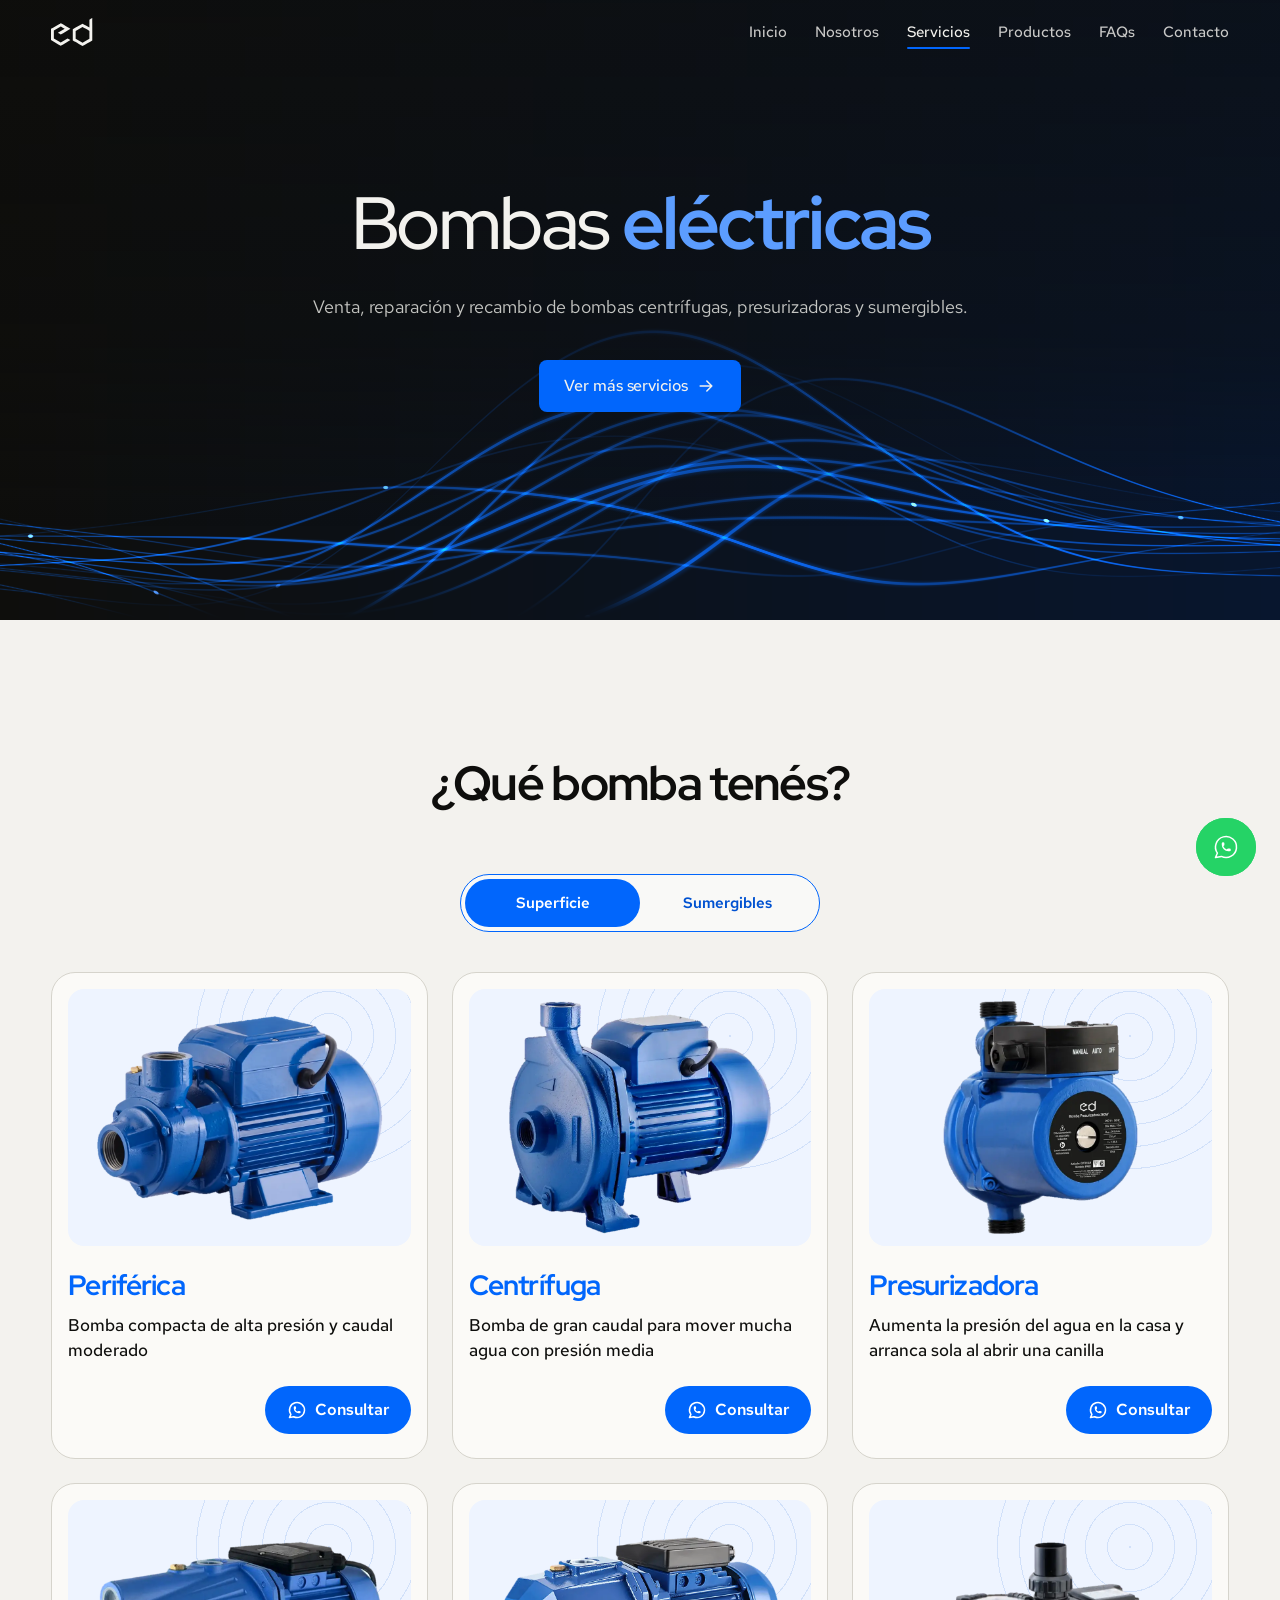
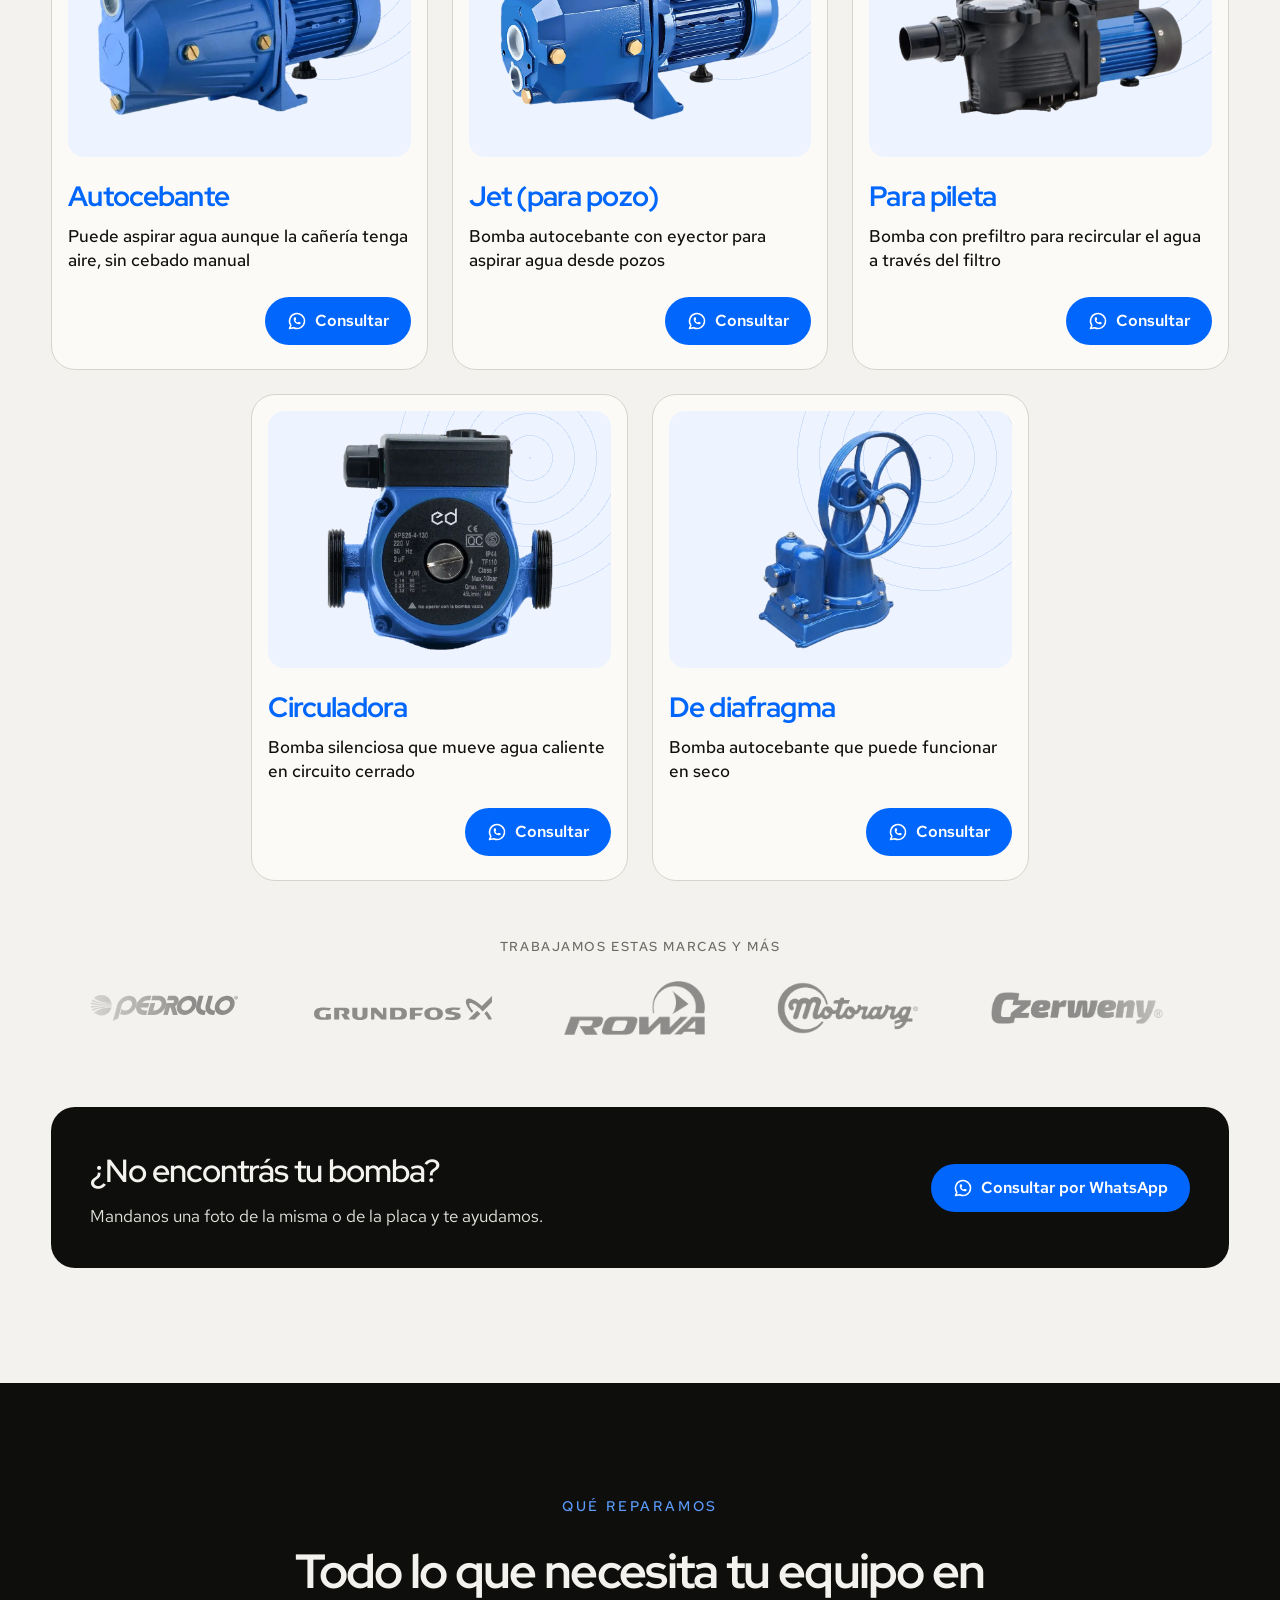
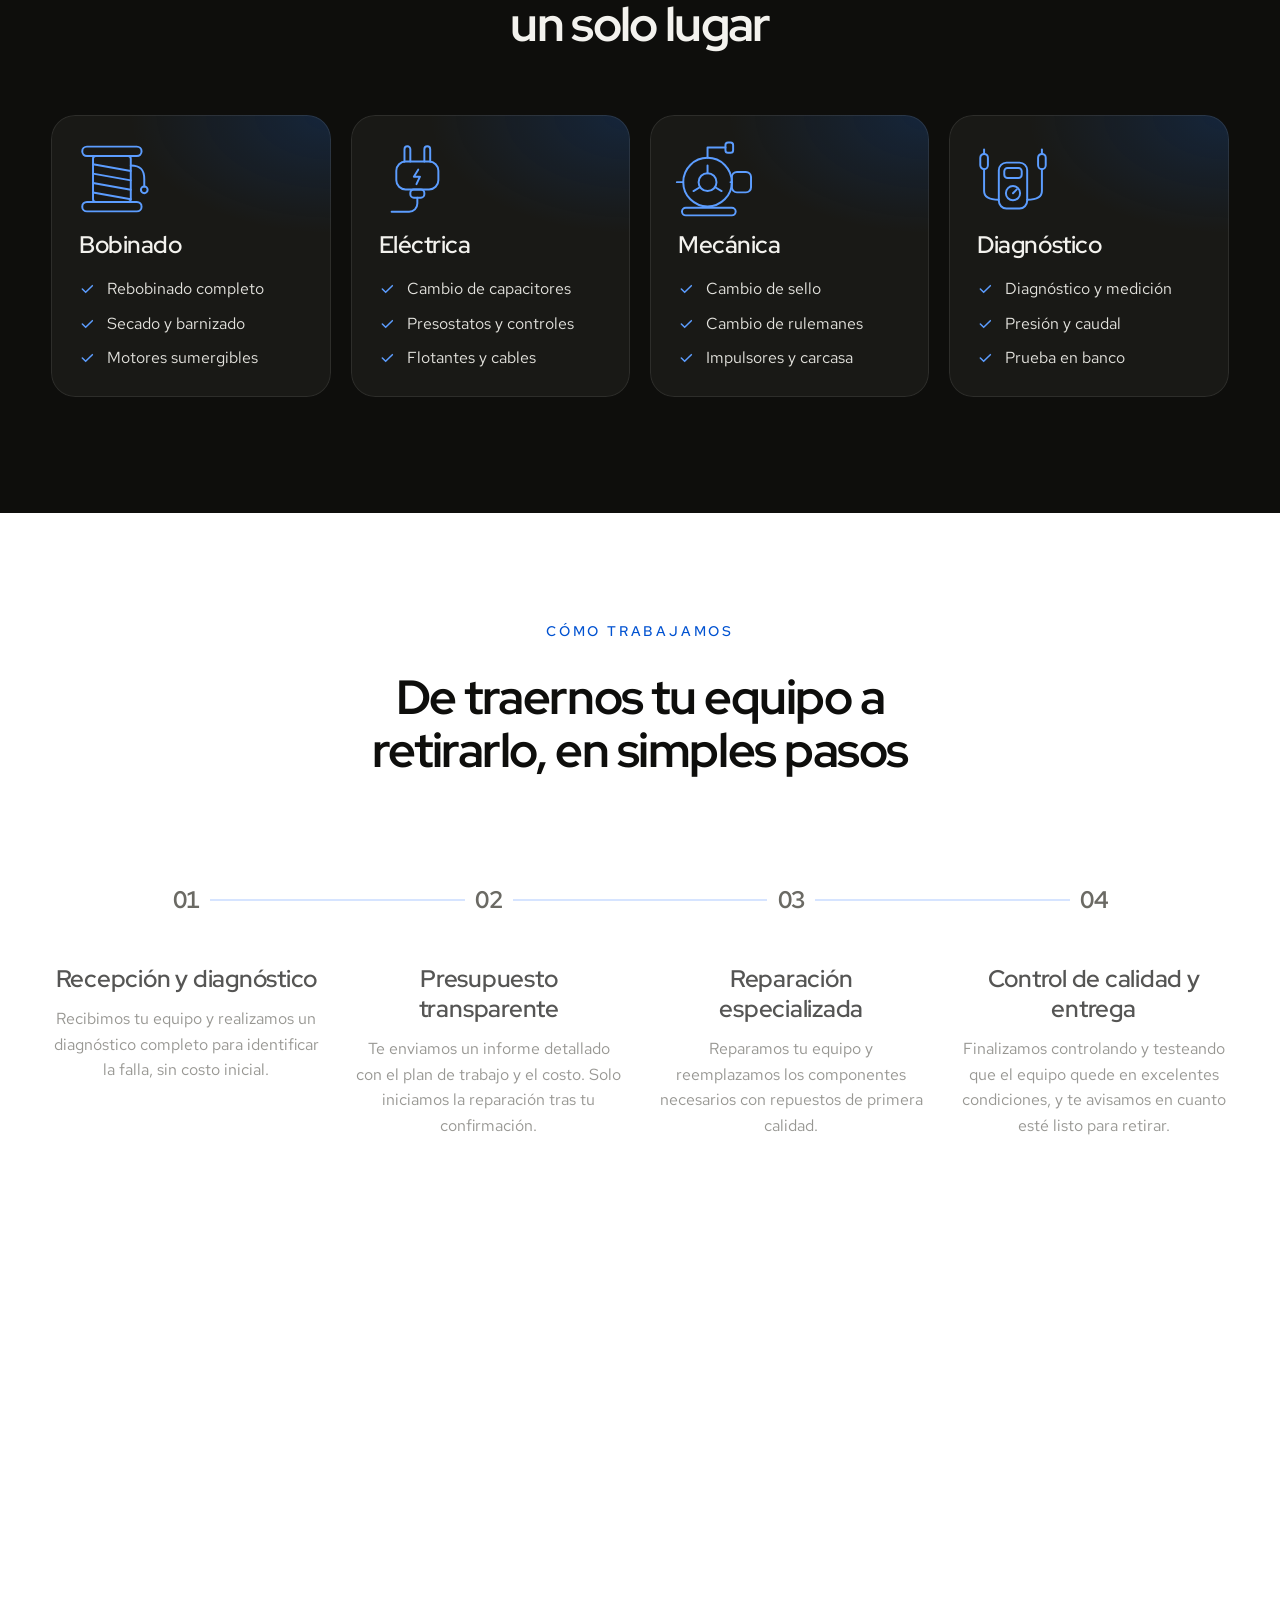
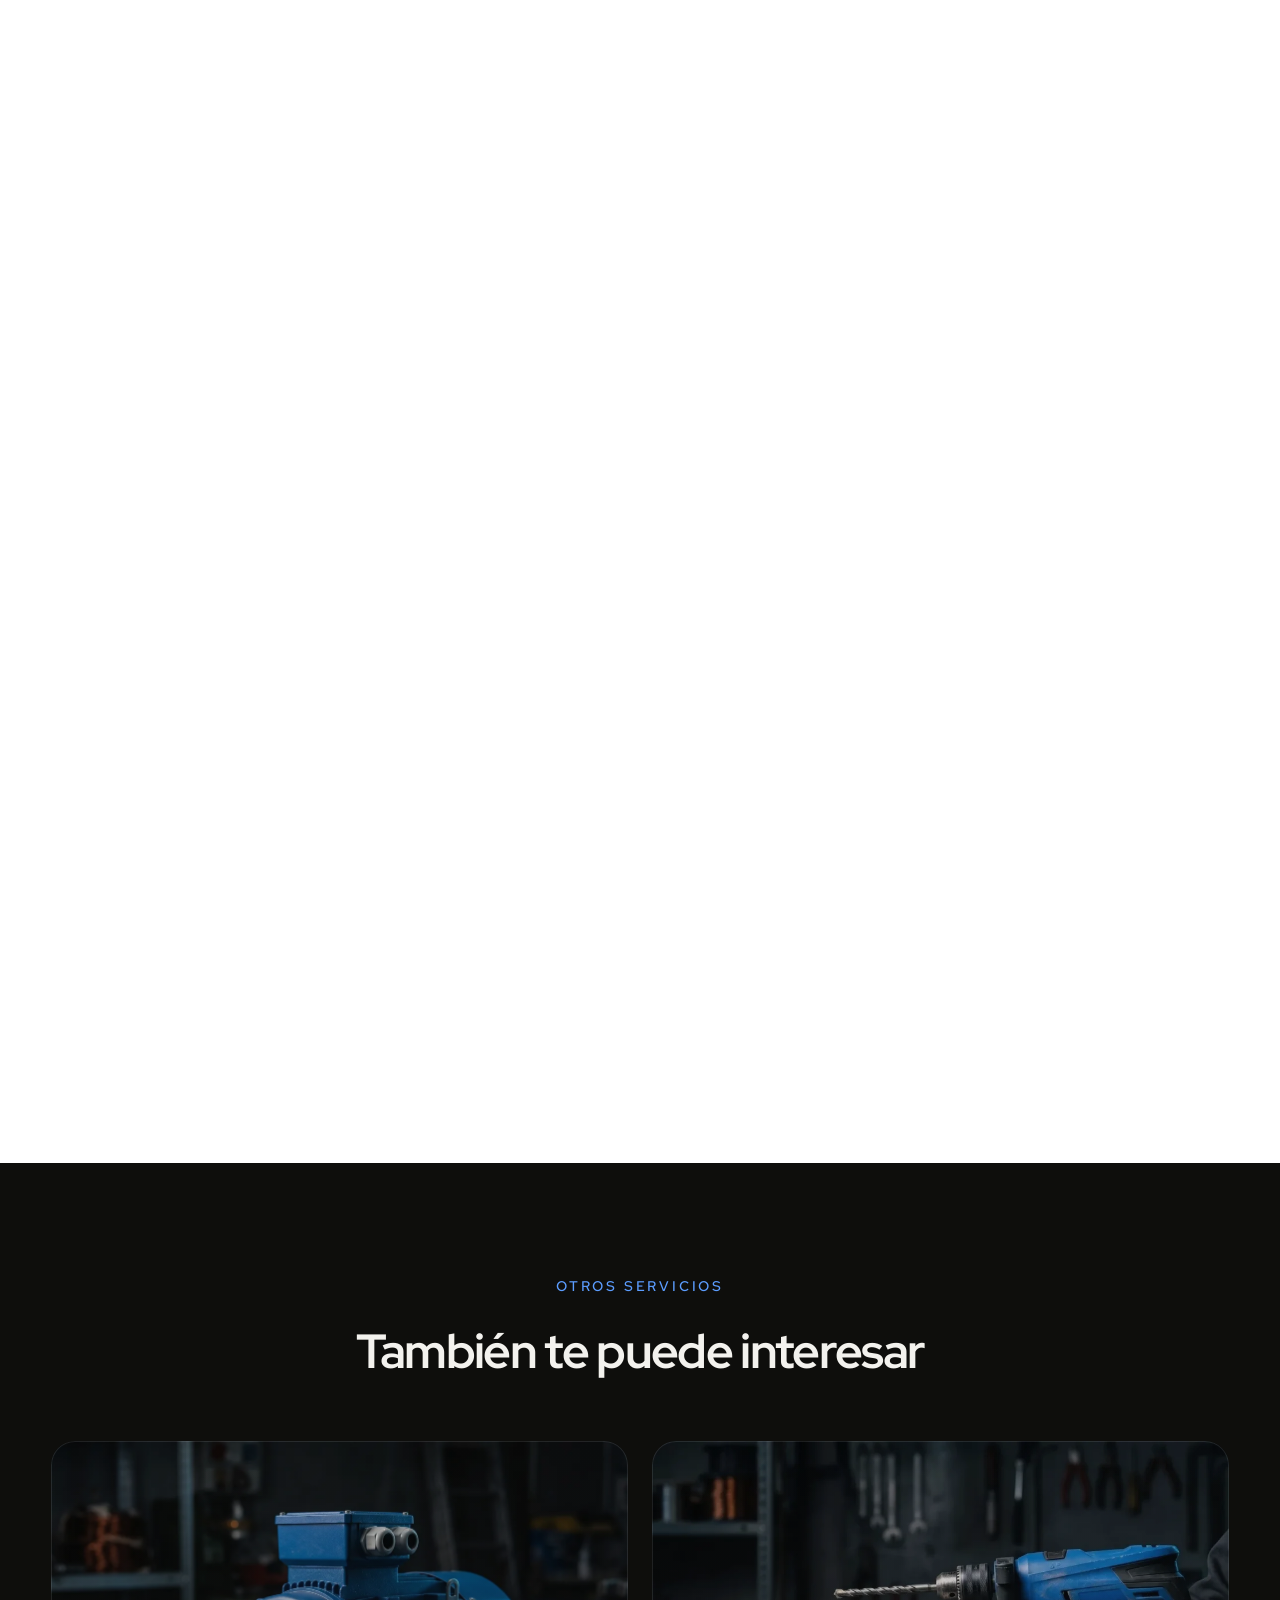
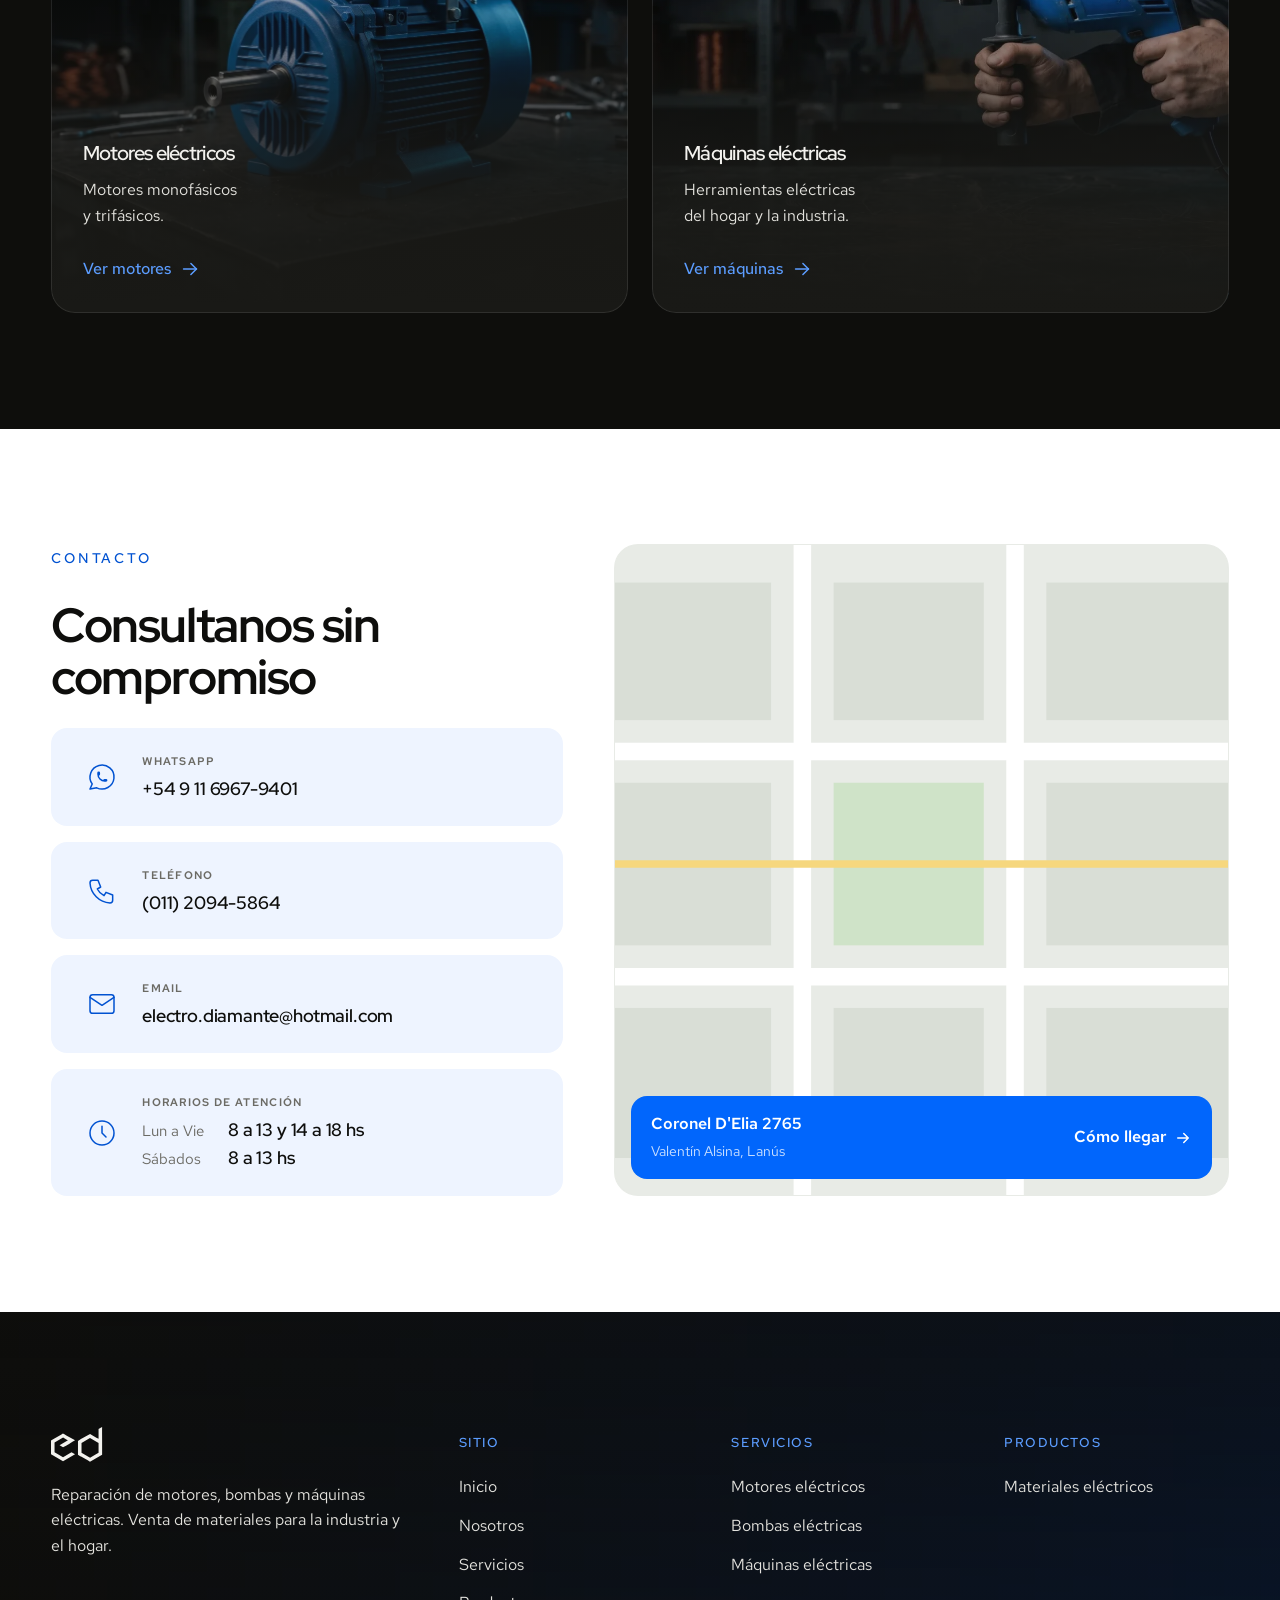
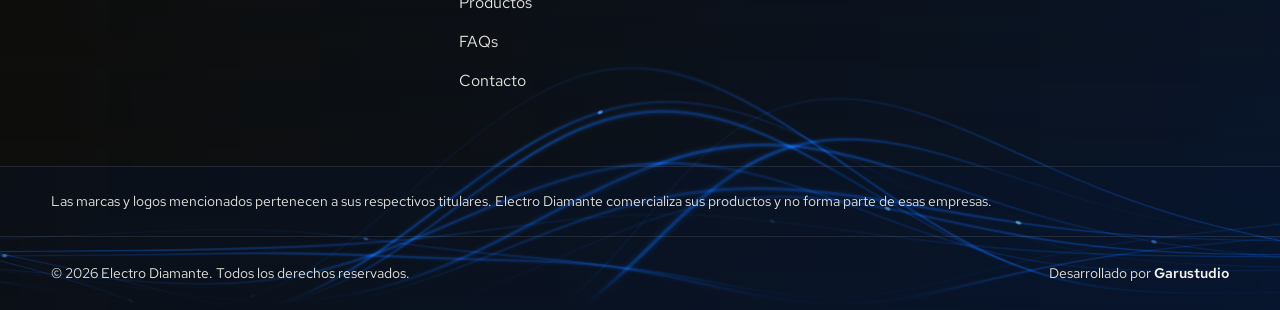
<file: bombas-electricas.html>
<!doctype html>
<html lang="es">
<head>
  <meta charset="utf-8">
  <meta name="viewport" content="width=device-width, initial-scale=1">
  <title>Bombas eléctricas: Electro Diamante</title>
  <link rel="canonical" href="https://electrodiamante.com.ar/bombas-electricas.html">
  <meta name="description" content="Venta, reparación y recambio de bombas centrífugas, presurizadoras y sumergibles.">
  <meta name="theme-color" content="#0B0B0A">
  <meta property="og:url" content="https://electrodiamante.com.ar/bombas-electricas.html">
  <meta property="og:title" content="Bombas eléctricas: Electro Diamante">
  <meta property="og:description" content="Venta, reparación y recambio de bombas centrífugas, presurizadoras y sumergibles.">
  <meta property="og:type" content="website">
  <meta property="og:image" content="https://electrodiamante.com.ar/assets/img/og-image.png">
  <meta property="og:image:width" content="1200">
  <meta property="og:image:height" content="630">
  <meta property="og:image:alt" content="Electro Diamante: Tu solución eléctrica, de principio a fin">
  <meta name="twitter:card" content="summary_large_image">
  <script>document.documentElement.className+=" js";</script>
  <link rel="icon" href="assets/img/favicon.svg?v=20261224" type="image/svg+xml">
  <link rel="apple-touch-icon" href="assets/img/apple-touch-icon.png?v=20261224">
  <link rel="preconnect" href="https://fonts.googleapis.com">
  <link rel="preconnect" href="https://fonts.gstatic.com" crossorigin>
  <link rel="preload" as="style" href="https://fonts.googleapis.com/css2?family=Red+Hat+Display:wght@500;600;700;800&family=Red+Hat+Text:wght@300;400;500;600;700&display=swap" onload="this.onload=null;this.rel='stylesheet'">
  <noscript><link rel="stylesheet" href="https://fonts.googleapis.com/css2?family=Red+Hat+Display:wght@500;600;700;800&family=Red+Hat+Text:wght@300;400;500;600;700&display=swap"></noscript>
  <link rel="stylesheet" href="styles.css?v=20261224">
  <script src="config.js?v=20261224" defer></script>
  <link rel="stylesheet" href="hero-split.css?v=20261224">
  <link rel="stylesheet" href="hero-waves.css?v=20261224">
  <script src="hero-waves.js?v=20261224" defer></script>
  <script src="main.js?v=20261224" defer></script>
  <script>document.addEventListener("DOMContentLoaded",function(){initHeroWaves(".hero-split",{hShift:0,rightBias:0,waveY:0.16});initHeroWaves(".footer--grid",{hShift:0,rightBias:0,waveY:0.12,intensity:0.4,linesDesktop:12});});</script>
</head>
<body data-page-sec="servicios">
  <a class="skip-link" href="#main">Saltar al contenido</a>
  <header class="nav" id="top">
    <a class="brand" href="index.html" aria-label="Electro Diamante, inicio">
      <svg class="brand__logo" viewBox="0 0 19 13" fill="currentColor" aria-hidden="true"><path d="M17.3795 0.756C17.7715 0.508 18.2035 0.256 18.6755 0V0.0360003C18.6595 0.796 18.6555 1.596 18.6635 2.436C18.6715 3.268 18.6755 4.1 18.6755 4.932V10.152C17.9315 10.584 17.1915 11.008 16.4555 11.424C15.7275 11.848 14.9915 12.276 14.2475 12.708C13.7035 12.38 13.1555 12.056 12.6035 11.736C12.0595 11.416 11.5155 11.104 10.9715 10.8C10.7715 10.688 10.5795 10.58 10.3955 10.476C10.2195 10.372 10.0395 10.264 9.85547 10.152V5.076L10.9355 4.428C11.4955 4.1 12.0515 3.784 12.6035 3.48C13.1635 3.168 13.7235 2.86 14.2835 2.556C14.7875 2.844 15.2915 3.14 15.7955 3.444C16.3075 3.74 16.8355 4.032 17.3795 4.32V0.756ZM14.2475 4.032C13.7195 4.336 13.2035 4.636 12.6995 4.932C12.1955 5.228 11.6795 5.528 11.1515 5.832V9.396C11.6795 9.7 12.1995 10.004 12.7115 10.308C13.2315 10.612 13.7555 10.908 14.2835 11.196C14.7875 10.892 15.2955 10.592 15.8075 10.296C16.3275 10 16.8515 9.7 17.3795 9.396V5.832C16.8515 5.528 16.3275 5.224 15.8075 4.92C15.2955 4.616 14.7755 4.32 14.2475 4.032Z"/><path d="M8.784 4.88402C8.056 5.31602 7.328 5.74402 6.6 6.16802C5.872 6.58402 5.136 7.00802 4.392 7.44002C4.192 7.31202 3.984 7.18802 3.768 7.06802C3.56 6.94002 3.348 6.81202 3.132 6.68402C3.636 6.38002 4.144 6.08002 4.656 5.78402C5.176 5.48802 5.688 5.18802 6.192 4.88402C5.904 4.70002 5.608 4.52802 5.304 4.36802C5.008 4.20002 4.716 4.03602 4.428 3.87601C3.9 4.16402 3.376 4.46002 2.856 4.76402C2.344 5.06802 1.824 5.37202 1.296 5.67602V9.24002C1.824 9.54402 2.344 9.84402 2.856 10.14C3.376 10.436 3.888 10.736 4.392 11.04C4.92 10.736 5.436 10.436 5.94 10.14C6.444 9.84402 6.96 9.54402 7.488 9.24002L8.784 9.99602C8.056 10.428 7.328 10.852 6.6 11.268C5.872 11.684 5.136 12.1 4.392 12.516C3.664 12.1 2.936 11.68 2.208 11.256C1.48 10.832 0.744 10.412 0 9.99602V4.92002C0.616 4.56002 1.248 4.19602 1.896 3.82802C2.544 3.45202 3.184 3.08402 3.816 2.72402C3.904 2.66802 3.992 2.61202 4.08 2.55602C4.176 2.49202 4.268 2.44002 4.356 2.40002C4.412 2.38402 4.468 2.39601 4.524 2.43601C4.588 2.46801 4.664 2.50401 4.752 2.54401C5.424 2.94401 6.1 3.34002 6.78 3.73202C7.468 4.11602 8.136 4.50002 8.784 4.88402Z"/></svg>
    </a>
    <nav class="nav__links" id="menu" aria-label="Principal">
      <a href="index.html">Inicio</a>
      <a href="index.html#nosotros">Nosotros</a>
      <a href="index.html#servicios">Servicios</a>
      <a href="index.html#productos">Productos</a>
      <a href="index.html#faq">FAQs</a>
      <a href="#contacto">Contacto</a>
    </nav>
    <button class="nav__toggle" aria-controls="mmenu" aria-expanded="false" aria-label="Abrir menú"><span></span><span></span></button>

    <!-- Menú de celular y tablet -->
    <div class="mmenu" id="mmenu">
      <nav class="mmenu__list" aria-label="Menú">
        <a href="index.html" data-sec="top">Inicio</a>
        <a href="index.html#nosotros" data-sec="nosotros">Nosotros</a>
        <a href="index.html#servicios" data-sec="servicios">Servicios</a>
        <a href="index.html#productos" data-sec="productos">Productos</a>
        <a href="index.html#faq" data-sec="faq">FAQs</a>
        <a href="#contacto" data-sec="contacto">Contacto</a>
      </nav>
    </div>
  </header>

  <main id="main" tabindex="-1">
    <section class="hero-split hero-split--page" aria-labelledby="hs-title">
      <canvas class="hw-canvas" aria-hidden="true"></canvas>
      <div class="hw-overlay" aria-hidden="true"></div>
      <div class="hs-inner">
        <div class="hs-copy">
          <h1 class="hs-title" id="hs-title">
            <span>Bombas <span class="hs-accent hs-inl">eléctricas</span></span>
          </h1>
          <p class="hs-lead"><span>Venta, reparación y recambio de bombas centrífugas, presurizadoras y sumergibles.</span></p>
          <div class="hs-actions">
            <a class="hs-btn hs-btn--primary" href="index.html#servicios">Ver más servicios<svg class="hs-btn-icon svc__arrow" viewBox="0 0 24 24" fill="none" stroke="currentColor" stroke-width="2" stroke-linecap="round" stroke-linejoin="round" aria-hidden="true"><path d="M5 12h14M13 6l6 6-6 6"/></svg></a>
          </div>
        </div>
      </div>
    </section>

    <section class="section">
      <div class="wrap pc-wrap">
        <div class="center-head">
          <h2 class="h2 h2--center reveal">¿Qué bomba tenés?</h2>
        </div>
        <div class="pc-chips reveal" role="group" aria-label="Filtrar por tipo"><button class="pc-chip" type="button" aria-pressed="true" data-f="sup">Superficie</button><button class="pc-chip" type="button" aria-pressed="false" data-f="sum">Sumergibles</button></div>
        <div class="pc-grid">
          <article class="pc" data-c="sup">
            <div class="pc__media"><img src="assets/img/bombas/periferica.webp" alt="Bomba periférica eléctrica" width="960" height="720" loading="lazy" decoding="async"></div>
            <h3 class="pc__code pc__code--text">Periférica</h3>
            <p class="pc__desc">Bomba compacta de alta presión y caudal moderado</p>
            <div class="pc__foot"><a class="pc__cta" href="https://wa.me/5491169679401?text=Hola%2C%20quiero%20consultar%20por%20la%20reparaci%C3%B3n%20de%20una%20bomba%20perif%C3%A9rica." data-wa="Hola, quiero consultar por la reparación de una bomba periférica." target="_blank" rel="noopener" aria-label="Consultar por WhatsApp: bomba periférica"><svg viewBox="0 0 24 24" fill="none" stroke="currentColor" stroke-width="1.75" stroke-linecap="round" stroke-linejoin="round" aria-hidden="true"><path d="M3 21l1.65 -3.8a9 9 0 1 1 3.4 2.9l-5.05 .9"/><path d="M9 10a.5 .5 0 0 0 1 0v-1a.5 .5 0 0 0 -1 0v1a5 5 0 0 0 5 5h1a.5 .5 0 0 0 0 -1h-1a.5 .5 0 0 0 0 1"/></svg><span>Consultar</span></a></div>
          </article>
          <article class="pc" data-c="sup">
            <div class="pc__media"><img src="assets/img/bombas/centrifuga.webp" alt="Bomba centrífuga eléctrica" width="960" height="720" loading="lazy" decoding="async"></div>
            <h3 class="pc__code pc__code--text">Centrífuga</h3>
            <p class="pc__desc">Bomba de gran caudal para mover mucha agua con presión media</p>
            <div class="pc__foot"><a class="pc__cta" href="https://wa.me/5491169679401?text=Hola%2C%20quiero%20consultar%20por%20la%20reparaci%C3%B3n%20de%20una%20bomba%20centr%C3%ADfuga." data-wa="Hola, quiero consultar por la reparación de una bomba centrífuga." target="_blank" rel="noopener" aria-label="Consultar por WhatsApp: bomba centrífuga"><svg viewBox="0 0 24 24" fill="none" stroke="currentColor" stroke-width="1.75" stroke-linecap="round" stroke-linejoin="round" aria-hidden="true"><path d="M3 21l1.65 -3.8a9 9 0 1 1 3.4 2.9l-5.05 .9"/><path d="M9 10a.5 .5 0 0 0 1 0v-1a.5 .5 0 0 0 -1 0v1a5 5 0 0 0 5 5h1a.5 .5 0 0 0 0 -1h-1a.5 .5 0 0 0 0 1"/></svg><span>Consultar</span></a></div>
          </article>
          <article class="pc" data-c="sup">
            <div class="pc__media"><img src="assets/img/bombas/presurizadora.webp" alt="Bomba presurizadora eléctrica" width="960" height="720" loading="lazy" decoding="async"></div>
            <h3 class="pc__code pc__code--text">Presurizadora</h3>
            <p class="pc__desc">Aumenta la presión del agua en la casa y arranca sola al abrir una canilla</p>
            <div class="pc__foot"><a class="pc__cta" href="https://wa.me/5491169679401?text=Hola%2C%20quiero%20consultar%20por%20la%20reparaci%C3%B3n%20de%20una%20bomba%20presurizadora." data-wa="Hola, quiero consultar por la reparación de una bomba presurizadora." target="_blank" rel="noopener" aria-label="Consultar por WhatsApp: bomba presurizadora"><svg viewBox="0 0 24 24" fill="none" stroke="currentColor" stroke-width="1.75" stroke-linecap="round" stroke-linejoin="round" aria-hidden="true"><path d="M3 21l1.65 -3.8a9 9 0 1 1 3.4 2.9l-5.05 .9"/><path d="M9 10a.5 .5 0 0 0 1 0v-1a.5 .5 0 0 0 -1 0v1a5 5 0 0 0 5 5h1a.5 .5 0 0 0 0 -1h-1a.5 .5 0 0 0 0 1"/></svg><span>Consultar</span></a></div>
          </article>
          <article class="pc" data-c="sup">
            <div class="pc__media"><img src="assets/img/bombas/autocebante.webp" alt="Bomba autocebante eléctrica" width="960" height="720" loading="lazy" decoding="async"></div>
            <h3 class="pc__code pc__code--text">Autocebante</h3>
            <p class="pc__desc">Puede aspirar agua aunque la cañería tenga aire, sin cebado manual</p>
            <div class="pc__foot"><a class="pc__cta" href="https://wa.me/5491169679401?text=Hola%2C%20quiero%20consultar%20por%20la%20reparaci%C3%B3n%20de%20una%20bomba%20autocebante." data-wa="Hola, quiero consultar por la reparación de una bomba autocebante." target="_blank" rel="noopener" aria-label="Consultar por WhatsApp: bomba autocebante"><svg viewBox="0 0 24 24" fill="none" stroke="currentColor" stroke-width="1.75" stroke-linecap="round" stroke-linejoin="round" aria-hidden="true"><path d="M3 21l1.65 -3.8a9 9 0 1 1 3.4 2.9l-5.05 .9"/><path d="M9 10a.5 .5 0 0 0 1 0v-1a.5 .5 0 0 0 -1 0v1a5 5 0 0 0 5 5h1a.5 .5 0 0 0 0 -1h-1a.5 .5 0 0 0 0 1"/></svg><span>Consultar</span></a></div>
          </article>
          <article class="pc" data-c="sup">
            <div class="pc__media"><img src="assets/img/bombas/jet.webp" alt="Bomba jet para pozo" width="960" height="720" loading="lazy" decoding="async"></div>
            <h3 class="pc__code pc__code--text">Jet (para pozo)</h3>
            <p class="pc__desc">Bomba autocebante con eyector para aspirar agua desde pozos</p>
            <div class="pc__foot"><a class="pc__cta" href="https://wa.me/5491169679401?text=Hola%2C%20quiero%20consultar%20por%20la%20reparaci%C3%B3n%20de%20una%20bomba%20jet%20%28para%20pozo%29." data-wa="Hola, quiero consultar por la reparación de una bomba jet (para pozo)." target="_blank" rel="noopener" aria-label="Consultar por WhatsApp: bomba jet (para pozo)"><svg viewBox="0 0 24 24" fill="none" stroke="currentColor" stroke-width="1.75" stroke-linecap="round" stroke-linejoin="round" aria-hidden="true"><path d="M3 21l1.65 -3.8a9 9 0 1 1 3.4 2.9l-5.05 .9"/><path d="M9 10a.5 .5 0 0 0 1 0v-1a.5 .5 0 0 0 -1 0v1a5 5 0 0 0 5 5h1a.5 .5 0 0 0 0 -1h-1a.5 .5 0 0 0 0 1"/></svg><span>Consultar</span></a></div>
          </article>
          <article class="pc" data-c="sup">
            <div class="pc__media"><img src="assets/img/bombas/pileta.webp" alt="Bomba para pileta" width="960" height="720" loading="lazy" decoding="async"></div>
            <h3 class="pc__code pc__code--text">Para pileta</h3>
            <p class="pc__desc">Bomba con prefiltro para recircular el agua a través del filtro</p>
            <div class="pc__foot"><a class="pc__cta" href="https://wa.me/5491169679401?text=Hola%2C%20quiero%20consultar%20por%20la%20reparaci%C3%B3n%20de%20una%20bomba%20para%20pileta." data-wa="Hola, quiero consultar por la reparación de una bomba para pileta." target="_blank" rel="noopener" aria-label="Consultar por WhatsApp: bomba para pileta"><svg viewBox="0 0 24 24" fill="none" stroke="currentColor" stroke-width="1.75" stroke-linecap="round" stroke-linejoin="round" aria-hidden="true"><path d="M3 21l1.65 -3.8a9 9 0 1 1 3.4 2.9l-5.05 .9"/><path d="M9 10a.5 .5 0 0 0 1 0v-1a.5 .5 0 0 0 -1 0v1a5 5 0 0 0 5 5h1a.5 .5 0 0 0 0 -1h-1a.5 .5 0 0 0 0 1"/></svg><span>Consultar</span></a></div>
          </article>
          <article class="pc" data-c="sup">
            <div class="pc__media"><img src="assets/img/bombas/circuladora.webp" alt="Bomba circuladora eléctrica" width="960" height="720" loading="lazy" decoding="async"></div>
            <h3 class="pc__code pc__code--text">Circuladora</h3>
            <p class="pc__desc">Bomba silenciosa que mueve agua caliente en circuito cerrado</p>
            <div class="pc__foot"><a class="pc__cta" href="https://wa.me/5491169679401?text=Hola%2C%20quiero%20consultar%20por%20la%20reparaci%C3%B3n%20de%20una%20bomba%20circuladora." data-wa="Hola, quiero consultar por la reparación de una bomba circuladora." target="_blank" rel="noopener" aria-label="Consultar por WhatsApp: bomba circuladora"><svg viewBox="0 0 24 24" fill="none" stroke="currentColor" stroke-width="1.75" stroke-linecap="round" stroke-linejoin="round" aria-hidden="true"><path d="M3 21l1.65 -3.8a9 9 0 1 1 3.4 2.9l-5.05 .9"/><path d="M9 10a.5 .5 0 0 0 1 0v-1a.5 .5 0 0 0 -1 0v1a5 5 0 0 0 5 5h1a.5 .5 0 0 0 0 -1h-1a.5 .5 0 0 0 0 1"/></svg><span>Consultar</span></a></div>
          </article>
          <article class="pc" data-c="sup">
            <div class="pc__media"><img src="assets/img/bombas/diafragma.webp" alt="Bomba de diafragma" width="960" height="720" loading="lazy" decoding="async"></div>
            <h3 class="pc__code pc__code--text">De diafragma</h3>
            <p class="pc__desc">Bomba autocebante que puede funcionar en seco</p>
            <div class="pc__foot"><a class="pc__cta" href="https://wa.me/5491169679401?text=Hola%2C%20quiero%20consultar%20por%20la%20reparaci%C3%B3n%20de%20una%20bomba%20de%20diafragma." data-wa="Hola, quiero consultar por la reparación de una bomba de diafragma." target="_blank" rel="noopener" aria-label="Consultar por WhatsApp: bomba de diafragma"><svg viewBox="0 0 24 24" fill="none" stroke="currentColor" stroke-width="1.75" stroke-linecap="round" stroke-linejoin="round" aria-hidden="true"><path d="M3 21l1.65 -3.8a9 9 0 1 1 3.4 2.9l-5.05 .9"/><path d="M9 10a.5 .5 0 0 0 1 0v-1a.5 .5 0 0 0 -1 0v1a5 5 0 0 0 5 5h1a.5 .5 0 0 0 0 -1h-1a.5 .5 0 0 0 0 1"/></svg><span>Consultar</span></a></div>
          </article>
          <article class="pc" data-c="sum">
            <div class="pc__media"><img src="assets/img/bombas/pozo-profundo.webp" alt="Bomba sumergible de pozo profundo" width="960" height="720" loading="lazy" decoding="async"></div>
            <h3 class="pc__code pc__code--text">Sumergible de pozo profundo</h3>
            <p class="pc__desc">Bomba delgada que se baja dentro de la perforación</p>
            <div class="pc__foot"><a class="pc__cta" href="https://wa.me/5491169679401?text=Hola%2C%20quiero%20consultar%20por%20la%20reparaci%C3%B3n%20de%20una%20bomba%20sumergible%20de%20pozo%20profundo." data-wa="Hola, quiero consultar por la reparación de una bomba sumergible de pozo profundo." target="_blank" rel="noopener" aria-label="Consultar por WhatsApp: bomba sumergible de pozo profundo"><svg viewBox="0 0 24 24" fill="none" stroke="currentColor" stroke-width="1.75" stroke-linecap="round" stroke-linejoin="round" aria-hidden="true"><path d="M3 21l1.65 -3.8a9 9 0 1 1 3.4 2.9l-5.05 .9"/><path d="M9 10a.5 .5 0 0 0 1 0v-1a.5 .5 0 0 0 -1 0v1a5 5 0 0 0 5 5h1a.5 .5 0 0 0 0 -1h-1a.5 .5 0 0 0 0 1"/></svg><span>Consultar</span></a></div>
          </article>
          <article class="pc" data-c="sum">
            <div class="pc__media"><img src="assets/img/bombas/drenaje.webp" alt="Bomba sumergible de achique y drenaje" width="960" height="720" loading="lazy" decoding="async"></div>
            <h3 class="pc__code pc__code--text">Sumergible de achique / drenaje</h3>
            <p class="pc__desc">Bomba para agua limpia o con poca suciedad, con flotante automático</p>
            <div class="pc__foot"><a class="pc__cta" href="https://wa.me/5491169679401?text=Hola%2C%20quiero%20consultar%20por%20la%20reparaci%C3%B3n%20de%20una%20bomba%20sumergible%20de%20achique%20/%20drenaje." data-wa="Hola, quiero consultar por la reparación de una bomba sumergible de achique / drenaje." target="_blank" rel="noopener" aria-label="Consultar por WhatsApp: bomba sumergible de achique / drenaje"><svg viewBox="0 0 24 24" fill="none" stroke="currentColor" stroke-width="1.75" stroke-linecap="round" stroke-linejoin="round" aria-hidden="true"><path d="M3 21l1.65 -3.8a9 9 0 1 1 3.4 2.9l-5.05 .9"/><path d="M9 10a.5 .5 0 0 0 1 0v-1a.5 .5 0 0 0 -1 0v1a5 5 0 0 0 5 5h1a.5 .5 0 0 0 0 -1h-1a.5 .5 0 0 0 0 1"/></svg><span>Consultar</span></a></div>
          </article>
          <article class="pc" data-c="sum">
            <div class="pc__media"><img src="assets/img/bombas/cloacal.webp" alt="Bomba sumergible cloacal" width="960" height="720" loading="lazy" decoding="async"></div>
            <h3 class="pc__code pc__code--text">Sumergible cloacal</h3>
            <p class="pc__desc">Bomba preparada para mover agua con sólidos</p>
            <div class="pc__foot"><a class="pc__cta" href="https://wa.me/5491169679401?text=Hola%2C%20quiero%20consultar%20por%20la%20reparaci%C3%B3n%20de%20una%20bomba%20sumergible%20cloacal." data-wa="Hola, quiero consultar por la reparación de una bomba sumergible cloacal." target="_blank" rel="noopener" aria-label="Consultar por WhatsApp: bomba sumergible cloacal"><svg viewBox="0 0 24 24" fill="none" stroke="currentColor" stroke-width="1.75" stroke-linecap="round" stroke-linejoin="round" aria-hidden="true"><path d="M3 21l1.65 -3.8a9 9 0 1 1 3.4 2.9l-5.05 .9"/><path d="M9 10a.5 .5 0 0 0 1 0v-1a.5 .5 0 0 0 -1 0v1a5 5 0 0 0 5 5h1a.5 .5 0 0 0 0 -1h-1a.5 .5 0 0 0 0 1"/></svg><span>Consultar</span></a></div>
          </article>
        </div>
        <div class="brands reveal pc-brands">
          <p class="brands__label">Trabajamos estas marcas y más</p>
          <div class="brands__mask">
            <ul class="brands__track" aria-label="Marcas que reparamos"><li class="brands__item"><img loading="lazy" class="brands__logo" src="assets/img/brands/pedrollo.svg" alt="Pedrollo" height="26" decoding="async"></li><li class="brands__item"><img loading="lazy" class="brands__logo" src="assets/img/brands/grundfos.svg" alt="Grundfos" height="26" decoding="async"></li><li class="brands__item"><img loading="lazy" class="brands__logo" src="assets/img/brands/rowa.webp" alt="Rowa" height="26" decoding="async"></li><li class="brands__item"><img loading="lazy" class="brands__logo" src="assets/img/brands/motorarg.webp" alt="Motorarg" height="26" decoding="async"></li><li class="brands__item"><img loading="lazy" class="brands__logo" src="assets/img/brands/czerweny.webp" alt="Czerweny" height="26" decoding="async"></li><li class="brands__item"><img loading="lazy" class="brands__logo" src="assets/img/brands/lowara.webp" alt="Lowara" height="26" decoding="async"></li><li class="brands__item"><img loading="lazy" class="brands__logo" src="assets/img/brands/franklin-electric.webp" alt="Franklin Electric" height="26" decoding="async"></li><li class="brands__item" aria-hidden="true"><img loading="lazy" class="brands__logo" src="assets/img/brands/pedrollo.svg" alt="" height="26" decoding="async"></li><li class="brands__item" aria-hidden="true"><img loading="lazy" class="brands__logo" src="assets/img/brands/grundfos.svg" alt="" height="26" decoding="async"></li><li class="brands__item" aria-hidden="true"><img loading="lazy" class="brands__logo" src="assets/img/brands/rowa.webp" alt="" height="26" decoding="async"></li><li class="brands__item" aria-hidden="true"><img loading="lazy" class="brands__logo" src="assets/img/brands/motorarg.webp" alt="" height="26" decoding="async"></li><li class="brands__item" aria-hidden="true"><img loading="lazy" class="brands__logo" src="assets/img/brands/czerweny.webp" alt="" height="26" decoding="async"></li><li class="brands__item" aria-hidden="true"><img loading="lazy" class="brands__logo" src="assets/img/brands/lowara.webp" alt="" height="26" decoding="async"></li><li class="brands__item" aria-hidden="true"><img loading="lazy" class="brands__logo" src="assets/img/brands/franklin-electric.webp" alt="" height="26" decoding="async"></li></ul>
          </div>
        </div>
        <div class="pc-more reveal">
          <div>
            <h3>¿No encontrás tu bomba?</h3>
            <p>Mandanos una foto de la misma o de la placa y te ayudamos.</p>
          </div>
          <a class="pc__cta" href="https://wa.me/5491169679401?text=Hola%2C%20no%20encuentro%20mi%20bomba%20en%20la%20web.%20Les%20paso%20una%20foto%20para%20consultar." data-wa="Hola, no encuentro mi bomba en la web. Les paso una foto para consultar." target="_blank" rel="noopener"><svg viewBox="0 0 24 24" fill="none" stroke="currentColor" stroke-width="1.75" stroke-linecap="round" stroke-linejoin="round" aria-hidden="true"><path d="M3 21l1.65 -3.8a9 9 0 1 1 3.4 2.9l-5.05 .9"/><path d="M9 10a.5 .5 0 0 0 1 0v-1a.5 .5 0 0 0 -1 0v1a5 5 0 0 0 5 5h1a.5 .5 0 0 0 0 -1h-1a.5 .5 0 0 0 0 1"/></svg><span>Consultar por WhatsApp</span></a>
        </div>
      </div>
    </section>

    <section class="section section--ink">
      <div class="wrap">
        <div class="center-head">
          <p class="label pill pill--plain reveal"><span class="pill__txt">Qué reparamos</span></p>
          <h2 class="h2 h2--center reveal">Todo lo que necesita tu equipo en un solo lugar</h2>
        </div>
        <div class="rp-grid">
          <article class="rp reveal">
            <span class="rp__ico"><svg viewBox="7.6 5.3 53.4 53.4" fill="none" stroke="currentColor" stroke-width="1.46" stroke-linecap="round" stroke-linejoin="round" aria-hidden="true"><rect x="10" y="8" width="44" height="7" rx="3.5"/><rect x="10" y="49" width="44" height="7" rx="3.5"/><rect x="18" y="15" width="28" height="34" rx="2"/><path d="M18 21 L46 26"/><path d="M18 28 L46 33"/><path d="M18 35 L46 40"/><path d="M18 42 L46 47"/><path d="M46 22c8 0 10 4 10 10v5.5"/><circle cx="56" cy="40" r="2.5"/></svg></span>
            <h3>Bobinado</h3>
            <ul><li><svg viewBox="0 0 24 24" fill="none" stroke="currentColor" stroke-width="2" stroke-linecap="round" stroke-linejoin="round" aria-hidden="true"><path d="M5 12l5 5l10 -10"/></svg>Rebobinado completo</li><li><svg viewBox="0 0 24 24" fill="none" stroke="currentColor" stroke-width="2" stroke-linecap="round" stroke-linejoin="round" aria-hidden="true"><path d="M5 12l5 5l10 -10"/></svg>Secado y barnizado</li><li><svg viewBox="0 0 24 24" fill="none" stroke="currentColor" stroke-width="2" stroke-linecap="round" stroke-linejoin="round" aria-hidden="true"><path d="M5 12l5 5l10 -10"/></svg>Motores sumergibles</li></ul>
          </article>
          <article class="rp reveal">
            <span class="rp__ico"><svg viewBox="-0.8 1.2 61.6 61.6" fill="none" stroke="currentColor" stroke-width="1.68" stroke-linecap="round" stroke-linejoin="round" aria-hidden="true"><path d="M21 17V6.5a2.5 2.5 0 0 1 5 0V17"/><path d="M38 17V6.5a2.5 2.5 0 0 1 5 0V17"/><rect x="14" y="17" width="36" height="24" rx="8"/><rect x="26" y="41" width="12" height="7" rx="3"/><path d="M32.75 24L29 30h5.25l-3 6.4"/><path d="M32 48v5a7 7 0 0 1-7 7H10"/></svg></span>
            <h3>Eléctrica</h3>
            <ul><li><svg viewBox="0 0 24 24" fill="none" stroke="currentColor" stroke-width="2" stroke-linecap="round" stroke-linejoin="round" aria-hidden="true"><path d="M5 12l5 5l10 -10"/></svg>Cambio de capacitores</li><li><svg viewBox="0 0 24 24" fill="none" stroke="currentColor" stroke-width="2" stroke-linecap="round" stroke-linejoin="round" aria-hidden="true"><path d="M5 12l5 5l10 -10"/></svg>Presostatos y controles</li><li><svg viewBox="0 0 24 24" fill="none" stroke="currentColor" stroke-width="2" stroke-linecap="round" stroke-linejoin="round" aria-hidden="true"><path d="M5 12l5 5l10 -10"/></svg>Flotantes y cables</li></ul>
          </article>
          <article class="rp reveal">
            <span class="rp__ico"><svg viewBox="2.9 3.4 56.3 56.3" fill="none" stroke="currentColor" stroke-width="1.54" stroke-linecap="round" stroke-linejoin="round" aria-hidden="true"><circle cx="26" cy="34" r="19"/><circle cx="26" cy="34" r="7"/><path d="M26 27v-6M32 38l5 3M20 38l-5 3"/><path d="M26 15V7h14"/><rect x="40" y="3" width="6" height="8" rx="2"/><path d="M7 34H2"/><rect x="45" y="26" width="15" height="16" rx="4"/><path d="M45 34h-1"/><rect x="6" y="54" width="42" height="6" rx="3"/></svg></span>
            <h3>Mecánica</h3>
            <ul><li><svg viewBox="0 0 24 24" fill="none" stroke="currentColor" stroke-width="2" stroke-linecap="round" stroke-linejoin="round" aria-hidden="true"><path d="M5 12l5 5l10 -10"/></svg>Cambio de sello</li><li><svg viewBox="0 0 24 24" fill="none" stroke="currentColor" stroke-width="2" stroke-linecap="round" stroke-linejoin="round" aria-hidden="true"><path d="M5 12l5 5l10 -10"/></svg>Cambio de rulemanes</li><li><svg viewBox="0 0 24 24" fill="none" stroke="currentColor" stroke-width="2" stroke-linecap="round" stroke-linejoin="round" aria-hidden="true"><path d="M5 12l5 5l10 -10"/></svg>Impulsores y carcasa</li></ul>
          </article>
          <article class="rp reveal">
            <span class="rp__ico"><svg viewBox="-1.0 -4.0 66.0 66.0" fill="none" stroke="currentColor" stroke-width="1.80" stroke-linecap="round" stroke-linejoin="round" aria-hidden="true"><rect x="19" y="14" width="26" height="42" rx="7"/><rect x="24" y="19" width="16" height="9" rx="3"/><circle cx="32" cy="42" r="6.5"/><path d="M32 42l3.5-3.5"/><rect x="2" y="6" width="7" height="14" rx="3.5"/><path d="M5.5 6V2"/><path d="M5.5 20v20c0 6 5 8 13.5 8"/><rect x="55" y="6" width="7" height="14" rx="3.5"/><path d="M58.5 6V2"/><path d="M58.5 20v20c0 6-5 8-13.5 8"/></svg></span>
            <h3>Diagnóstico</h3>
            <ul><li><svg viewBox="0 0 24 24" fill="none" stroke="currentColor" stroke-width="2" stroke-linecap="round" stroke-linejoin="round" aria-hidden="true"><path d="M5 12l5 5l10 -10"/></svg>Diagnóstico y medición</li><li><svg viewBox="0 0 24 24" fill="none" stroke="currentColor" stroke-width="2" stroke-linecap="round" stroke-linejoin="round" aria-hidden="true"><path d="M5 12l5 5l10 -10"/></svg>Presión y caudal</li><li><svg viewBox="0 0 24 24" fill="none" stroke="currentColor" stroke-width="2" stroke-linecap="round" stroke-linejoin="round" aria-hidden="true"><path d="M5 12l5 5l10 -10"/></svg>Prueba en banco</li></ul>
          </article>
        </div>
      </div>
    </section>

    <section class="section how" id="como">
      <div class="wrap hw__grid">
        <div class="hw__head">
          <p class="label pill pill--plain reveal"><span class="pill__txt">Cómo trabajamos</span></p>
          <h2 class="h2 reveal">De traernos tu equipo a retirarlo, en simples pasos</h2>
        </div>
        <ol class="hw-list"><span class="hw-tip" aria-hidden="true"></span>
            <li class="hw">
              <div class="hw__rail"><span class="hw__ico" aria-hidden="true">01</span><span class="hw__line" aria-hidden="true"></span></div>
              <div class="hw__body"><h3>Recepción y diagnóstico</h3><p>Recibimos tu equipo y realizamos un diagnóstico completo para identificar la falla, sin costo inicial.</p></div>
            </li>
            <li class="hw">
              <div class="hw__rail"><span class="hw__ico" aria-hidden="true">02</span><span class="hw__line" aria-hidden="true"></span></div>
              <div class="hw__body"><h3>Presupuesto transparente</h3><p>Te enviamos un informe detallado con el plan de trabajo y el costo. Solo iniciamos la reparación tras tu confirmación.</p></div>
            </li>
            <li class="hw">
              <div class="hw__rail"><span class="hw__ico" aria-hidden="true">03</span><span class="hw__line" aria-hidden="true"></span></div>
              <div class="hw__body"><h3>Reparación especializada</h3><p>Reparamos tu equipo y reemplazamos los componentes necesarios con repuestos de primera calidad.</p></div>
            </li>
            <li class="hw">
              <div class="hw__rail"><span class="hw__ico" aria-hidden="true">04</span></div>
              <div class="hw__body"><h3>Control de calidad y entrega</h3><p>Finalizamos controlando y testeando que el equipo quede en excelentes condiciones, y te avisamos en cuanto esté listo para retirar.</p></div>
            </li>
        </ol>
      </div>
    </section>

    <section class="section section--ink otros" id="servicios">
      <div class="wrap">
        <div class="center-head">
          <p class="label pill pill--plain reveal"><span class="pill__txt">Otros servicios</span></p>
          <h2 class="h2 h2--center reveal">También te puede interesar</h2>
        </div>
        <div class="svc svc--2">
<article class="svc__item svc__item--photo reveal" id="svc-motores">
            <div class="svc__photo" aria-hidden="true"><img src="assets/img/servicios/motores-taller.webp" alt="" width="1400" height="1045" loading="lazy" decoding="async"></div>
            <svg class="svc__icon svc__icon--motor" viewBox="0 0 64 64" aria-hidden="true"><rect x="14" y="20" width="30" height="26" rx="4"/><path d="M22 25v16M29 25v16M36 25v16"/><path d="M14 25H9a3 3 0 0 0-3 3v10a3 3 0 0 0 3 3h5"/><rect x="44" y="26" width="5" height="14" rx="2"/><path d="M49 33h10"/><rect x="24" y="12" width="12" height="8" rx="2"/><rect x="10" y="46" width="38" height="5" rx="2.5"/></svg>
            <h3>Motores eléctricos</h3>
            <p>Motores monofásicos<br>y trifásicos.</p>
            <a class="btn btn--small svc__btn" href="motores-electricos.html">Ver motores <svg class="svc__arrow" viewBox="0 0 24 24" fill="none" stroke="currentColor" stroke-width="2" stroke-linecap="round" stroke-linejoin="round" aria-hidden="true"><path d="M5 12l14 0"/><path d="M13 18l6 -6"/><path d="M13 6l6 6"/></svg></a>
          </article>
<article class="svc__item svc__item--photo reveal" id="svc-maquinas">
            <div class="svc__photo" aria-hidden="true"><picture><source media="(min-width: 1100px)" srcset="assets/img/servicios/maquinas-taller-wide.webp" width="1600" height="823"><img src="assets/img/servicios/maquinas-taller.webp" alt="" width="1600" height="856" loading="lazy" decoding="async"></picture></div>
            <svg class="svc__icon svc__icon--drill" viewBox="0 0 64 64" aria-hidden="true"><rect x="8" y="12" width="34" height="18" rx="6"/><path d="M15 17v8M20 17v8M25 17v8"/><rect x="42" y="16" width="8" height="10" rx="2"/><path class="bit" d="M50 21h11"/><path d="M17 30l-3 22h14l3-22"/><rect x="10" y="52" width="22" height="6" rx="2"/><rect x="33" y="30" width="4" height="8" rx="2"/></svg>
            <h3>Máquinas eléctricas</h3>
            <p>Herramientas eléctricas<br>del hogar y la industria.</p>
            <a class="btn btn--small svc__btn" href="maquinas-electricas.html">Ver máquinas <svg class="svc__arrow" viewBox="0 0 24 24" fill="none" stroke="currentColor" stroke-width="2" stroke-linecap="round" stroke-linejoin="round" aria-hidden="true"><path d="M5 12l14 0"/><path d="M13 18l6 -6"/><path d="M13 6l6 6"/></svg></a>
          </article>
        </div>
      </div>
    </section>

    <section class="section ct" id="contacto">
      <div class="wrap ct__grid">
        <div class="ct__head">
          <p class="label pill pill--plain reveal"><span class="pill__txt">Contacto</span></p>
          <h2 class="h2 reveal">Consultanos sin compromiso</h2>
        </div>
        <ul class="ct__list">
          <li class="reveal"><a class="ct-row" data-wa="Hola Electro Diamante, quiero hacer una consulta." href="https://wa.me/5491169679401?text=Hola%20Electro%20Diamante%2C%20quiero%20hacer%20una%20consulta." target="_blank" rel="noopener" aria-label="Escribir por WhatsApp"><span class="ct-ico"><svg viewBox="0 0 24 24" fill="none" stroke="currentColor" stroke-width="1.75" stroke-linecap="round" stroke-linejoin="round" aria-hidden="true"><path d="M3 21l1.65 -3.8a9 9 0 1 1 3.4 2.9l-5.05 .9"/><path d="M9 10a.5 .5 0 0 0 1 0v-1a.5 .5 0 0 0 -1 0v1a5 5 0 0 0 5 5h1a.5 .5 0 0 0 0 -1h-1a.5 .5 0 0 0 0 1"/></svg></span><span><span class="ct-lbl">WhatsApp</span><span class="ct-val">+54 9 11 6967-9401</span></span></a></li>
          <li class="reveal"><a class="ct-row" data-tel href="tel:+541120945864" aria-label="Llamar al local"><span class="ct-ico"><svg viewBox="0 0 24 24" fill="none" stroke="currentColor" stroke-width="2" stroke-linecap="round" stroke-linejoin="round" aria-hidden="true"><path d="M5 4h4l2 5l-2.5 1.5a11 11 0 0 0 5 5l1.5 -2.5l5 2v4a2 2 0 0 1 -2 2a16 16 0 0 1 -15 -15a2 2 0 0 1 2 -2"/></svg></span><span><span class="ct-lbl">Teléfono</span><span class="ct-val" data-phone>(011) 2094-5864</span></span></a></li>
          <li class="reveal"><a class="ct-row footer__mail" href="mailto:electro.diamante@hotmail.com" aria-label="Escribir un email"><span class="ct-ico"><svg viewBox="0 0 24 24" fill="none" stroke="currentColor" stroke-width="2" stroke-linecap="round" stroke-linejoin="round" aria-hidden="true"><path d="M3 7a2 2 0 0 1 2 -2h14a2 2 0 0 1 2 2v10a2 2 0 0 1 -2 2h-14a2 2 0 0 1 -2 -2v-10z"/><path d="M3 7l9 6l9 -6"/></svg></span><span><span class="ct-lbl">Email</span><span class="ct-val ct-val--mail" data-email-text>electro.diamante<wbr>@hotmail.com</span></span></a></li>
          <li class="reveal"><div class="ct-row"><span class="ct-ico"><svg viewBox="0 0 24 24" fill="none" stroke="currentColor" stroke-width="2" stroke-linecap="round" stroke-linejoin="round" aria-hidden="true"><path d="M3 12a9 9 0 1 0 18 0a9 9 0 0 0 -18 0"/><path d="M12 7v5l3 3"/></svg></span><span><span class="ct-lbl">Horarios de atención</span><span class="ct-hours"><span class="ct-hd">Lun a Vie</span><span class="ct-val">8 a 13 y 14 a 18 hs</span><span class="ct-hd">Sábados</span><span class="ct-val">8 a 13 hs</span></span></span></div></li>
        </ul>
        <a class="ct__map reveal" href="https://www.google.com/maps/dir/?api=1&amp;destination=Coronel+D%27Elia+2765,+Valent%C3%ADn+Alsina,+Buenos+Aires" target="_blank" rel="noopener" aria-label="Cómo llegar a Electro Diamante, Coronel D'Elia 2765, Valentín Alsina (se abre en Google Maps)"><svg class="ct__mapbg" viewBox="0 0 600 520" preserveAspectRatio="xMidYMid slice" aria-hidden="true"><rect width="600" height="520" fill="#E8EBE6"/><g fill="#D9DED6"><rect x="30" y="30" width="150" height="110"/><rect x="230" y="30" width="120" height="110"/><rect x="400" y="30" width="170" height="110"/><rect x="30" y="190" width="150" height="130"/><rect x="400" y="190" width="170" height="130"/><rect x="30" y="370" width="150" height="120"/><rect x="230" y="370" width="120" height="120"/><rect x="400" y="370" width="170" height="120"/></g><rect x="230" y="190" width="120" height="130" fill="#CFE3C8"/><g stroke="#fff" stroke-width="14" fill="none"><path d="M0 165H600M0 345H600M205 0V520M375 0V520"/></g><g stroke="#F6D77E" stroke-width="6" fill="none"><path d="M0 255H600"/></g></svg><iframe class="ct__frame" tabindex="-1" aria-hidden="true" title="Mapa: Electro Diamante, Coronel D'Elia 2765, Valentín Alsina" referrerpolicy="no-referrer-when-downgrade" src="https://maps.google.com/maps?q=Coronel+D%27Elia+2765,+Valent%C3%ADn+Alsina,+Buenos+Aires&amp;z=16&amp;hl=es&amp;output=embed"></iframe><div class="ct__ov"><div class="ct__addr"><b data-address>Coronel D'Elia 2765</b><span data-locality>Valentín Alsina, Lanús</span></div><span class="ct__go">Cómo llegar <svg viewBox="0 0 24 24" width="18" height="18" fill="none" stroke="currentColor" stroke-width="2" stroke-linecap="round" stroke-linejoin="round" aria-hidden="true"><path d="M5 12h14M13 6l6 6-6 6"/></svg></span></div></a>
      </div>
    </section>

  </main>

  <footer class="footer footer--grid">
    <canvas class="hw-canvas" aria-hidden="true"></canvas>
    <div class="hw-overlay" aria-hidden="true"></div>
    <div class="wrap footer__main">
      <div class="footer__about">
        <a class="brand brand--light footer__brand" href="#top" aria-label="Electro Diamante, volver al inicio">
          <svg class="brand__logo" viewBox="0 0 19 13" fill="currentColor" aria-hidden="true"><path d="M17.3795 0.756C17.7715 0.508 18.2035 0.256 18.6755 0V0.0360003C18.6595 0.796 18.6555 1.596 18.6635 2.436C18.6715 3.268 18.6755 4.1 18.6755 4.932V10.152C17.9315 10.584 17.1915 11.008 16.4555 11.424C15.7275 11.848 14.9915 12.276 14.2475 12.708C13.7035 12.38 13.1555 12.056 12.6035 11.736C12.0595 11.416 11.5155 11.104 10.9715 10.8C10.7715 10.688 10.5795 10.58 10.3955 10.476C10.2195 10.372 10.0395 10.264 9.85547 10.152V5.076L10.9355 4.428C11.4955 4.1 12.0515 3.784 12.6035 3.48C13.1635 3.168 13.7235 2.86 14.2835 2.556C14.7875 2.844 15.2915 3.14 15.7955 3.444C16.3075 3.74 16.8355 4.032 17.3795 4.32V0.756ZM14.2475 4.032C13.7195 4.336 13.2035 4.636 12.6995 4.932C12.1955 5.228 11.6795 5.528 11.1515 5.832V9.396C11.6795 9.7 12.1995 10.004 12.7115 10.308C13.2315 10.612 13.7555 10.908 14.2835 11.196C14.7875 10.892 15.2955 10.592 15.8075 10.296C16.3275 10 16.8515 9.7 17.3795 9.396V5.832C16.8515 5.528 16.3275 5.224 15.8075 4.92C15.2955 4.616 14.7755 4.32 14.2475 4.032Z"/><path d="M8.784 4.88402C8.056 5.31602 7.328 5.74402 6.6 6.16802C5.872 6.58402 5.136 7.00802 4.392 7.44002C4.192 7.31202 3.984 7.18802 3.768 7.06802C3.56 6.94002 3.348 6.81202 3.132 6.68402C3.636 6.38002 4.144 6.08002 4.656 5.78402C5.176 5.48802 5.688 5.18802 6.192 4.88402C5.904 4.70002 5.608 4.52802 5.304 4.36802C5.008 4.20002 4.716 4.03602 4.428 3.87601C3.9 4.16402 3.376 4.46002 2.856 4.76402C2.344 5.06802 1.824 5.37202 1.296 5.67602V9.24002C1.824 9.54402 2.344 9.84402 2.856 10.14C3.376 10.436 3.888 10.736 4.392 11.04C4.92 10.736 5.436 10.436 5.94 10.14C6.444 9.84402 6.96 9.54402 7.488 9.24002L8.784 9.99602C8.056 10.428 7.328 10.852 6.6 11.268C5.872 11.684 5.136 12.1 4.392 12.516C3.664 12.1 2.936 11.68 2.208 11.256C1.48 10.832 0.744 10.412 0 9.99602V4.92002C0.616 4.56002 1.248 4.19602 1.896 3.82802C2.544 3.45202 3.184 3.08402 3.816 2.72402C3.904 2.66802 3.992 2.61202 4.08 2.55602C4.176 2.49202 4.268 2.44002 4.356 2.40002C4.412 2.38402 4.468 2.39601 4.524 2.43601C4.588 2.46801 4.664 2.50401 4.752 2.54401C5.424 2.94401 6.1 3.34002 6.78 3.73202C7.468 4.11602 8.136 4.50002 8.784 4.88402Z"/></svg>
        </a>
        <p class="footer__desc">Reparación de motores, bombas y máquinas eléctricas. Venta de materiales para la industria y el hogar.</p>
      </div>
      <nav class="footer__col" aria-label="Sitio">
        <h3 class="footer__title">Sitio</h3>
        <ul>
          <li><a href="index.html">Inicio</a></li>
          <li><a href="index.html#nosotros">Nosotros</a></li>
          <li><a href="index.html#servicios">Servicios</a></li>
          <li><a href="index.html#productos">Productos</a></li>
          <li><a href="index.html#faq">FAQs</a></li>
          <li><a href="#contacto">Contacto</a></li>
        </ul>
      </nav>
      <nav class="footer__col" aria-label="Servicios">
        <h3 class="footer__title">Servicios</h3>
        <ul>
          <li><a href="motores-electricos.html">Motores eléctricos</a></li>
          <li><a href="bombas-electricas.html">Bombas eléctricas</a></li>
          <li><a href="maquinas-electricas.html">Máquinas eléctricas</a></li>
        </ul>
      </nav>
      <nav class="footer__col" aria-label="Productos">
        <h3 class="footer__title">Productos</h3>
        <ul>
          <li><a href="productos.html">Materiales eléctricos</a></li>
        </ul>
      </nav>
    </div>
    <div class="footer__legal">
      <div class="wrap">
        <p>Las marcas y logos mencionados pertenecen a sus respectivos titulares. Electro Diamante comercializa sus productos y no forma parte de esas empresas.</p>
      </div>
    </div>
    <div class="footer__bar">
      <div class="wrap footer__bar-inner">
        <span class="footer__copy">© <span data-year>2026</span> Electro Diamante. Todos los derechos reservados.</span>
        <span class="footer__credit">Desarrollado por <strong>Garustudio</strong></span>
      </div>
    </div>
  </footer>

  <!-- WhatsApp flotante -->
  <a class="wa-float" data-wa href="https://wa.me/5491169679401?text=Hola%20Electro%20Diamante%2C%20quiero%20hacer%20una%20consulta." target="_blank" rel="noopener" aria-label="Escribir por WhatsApp">
    <svg viewBox="0 0 24 24" fill="none" stroke="currentColor" stroke-width="2" stroke-linecap="round" stroke-linejoin="round" aria-hidden="true"><path d="M3 21l1.65 -3.8a9 9 0 1 1 3.4 2.9l-5.05 .9"/><path d="M9 10a.5 .5 0 0 0 1 0v-1a.5 .5 0 0 0 -1 0v1a5 5 0 0 0 5 5h1a.5 .5 0 0 0 0 -1h-1a.5 .5 0 0 0 0 1"/></svg><span class="wa-float__txt">Pedir presupuesto</span>
  </a>

</body>
</html>
</file>
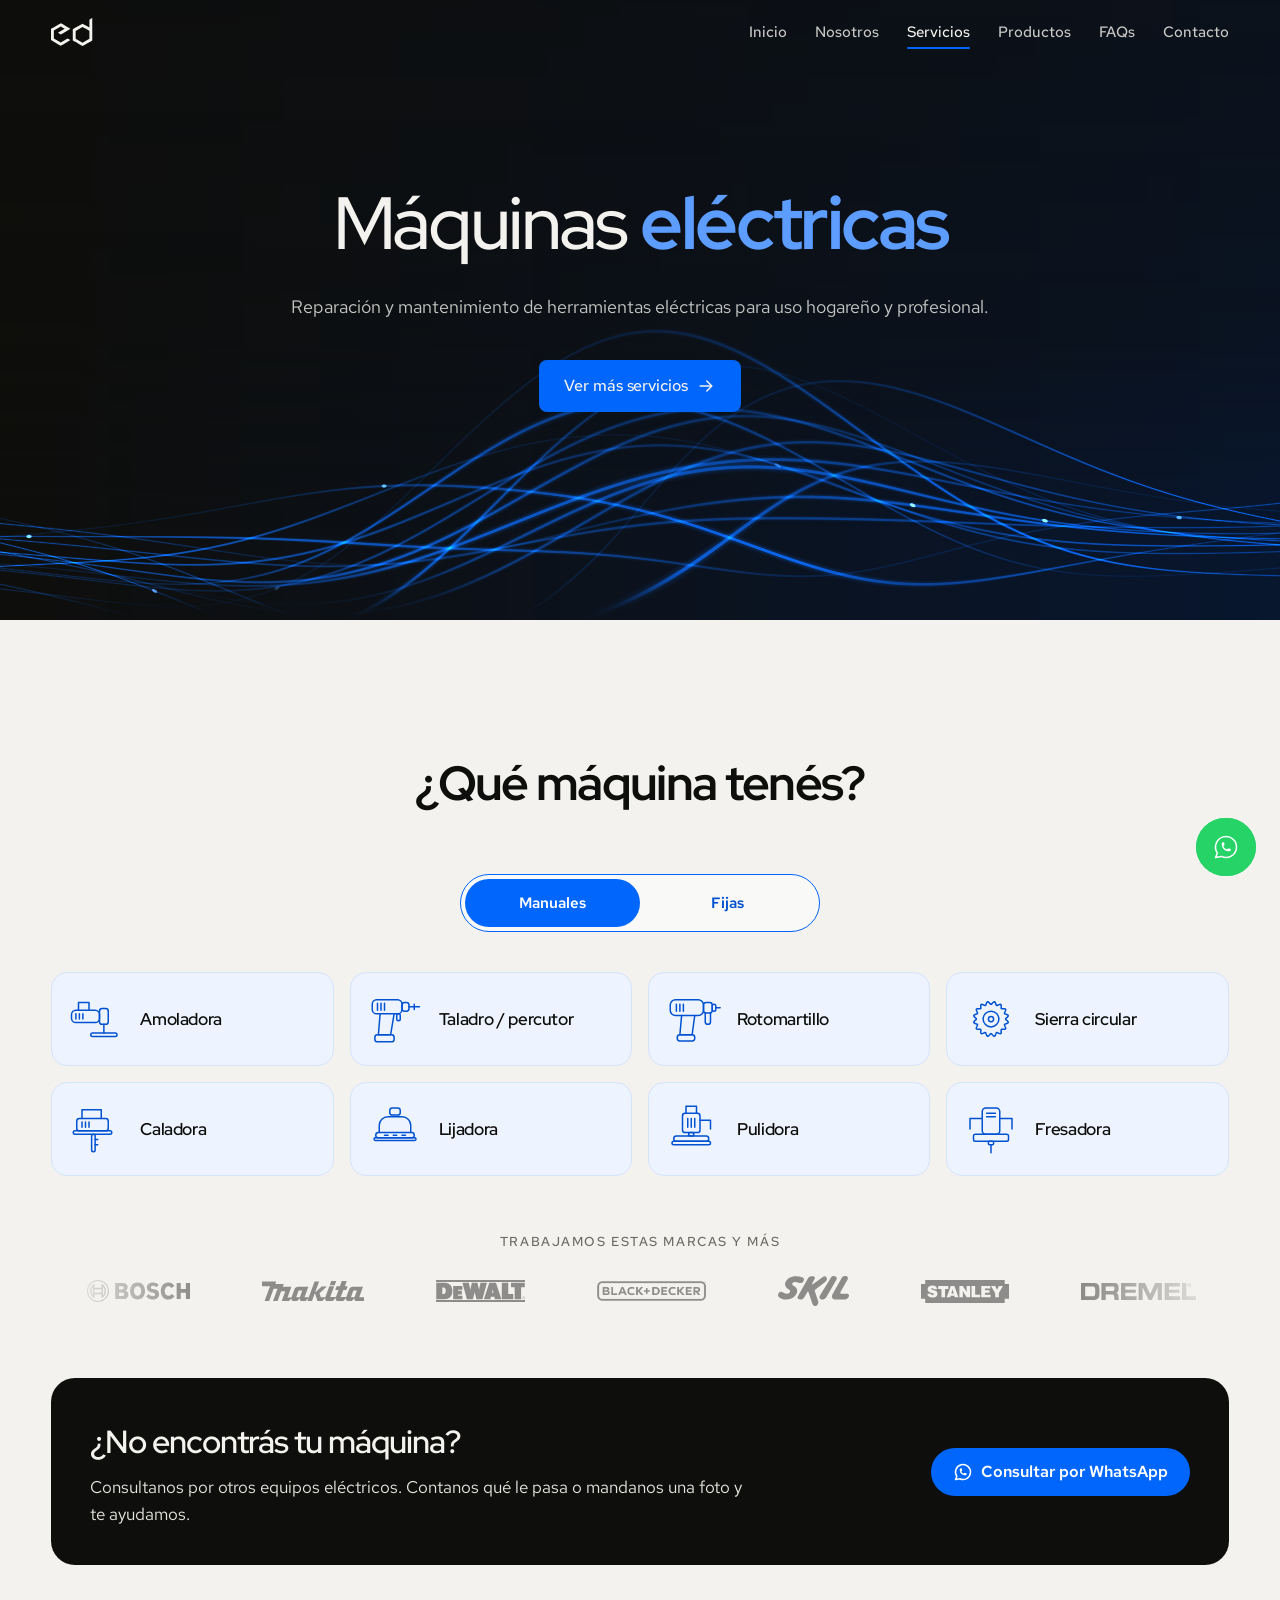
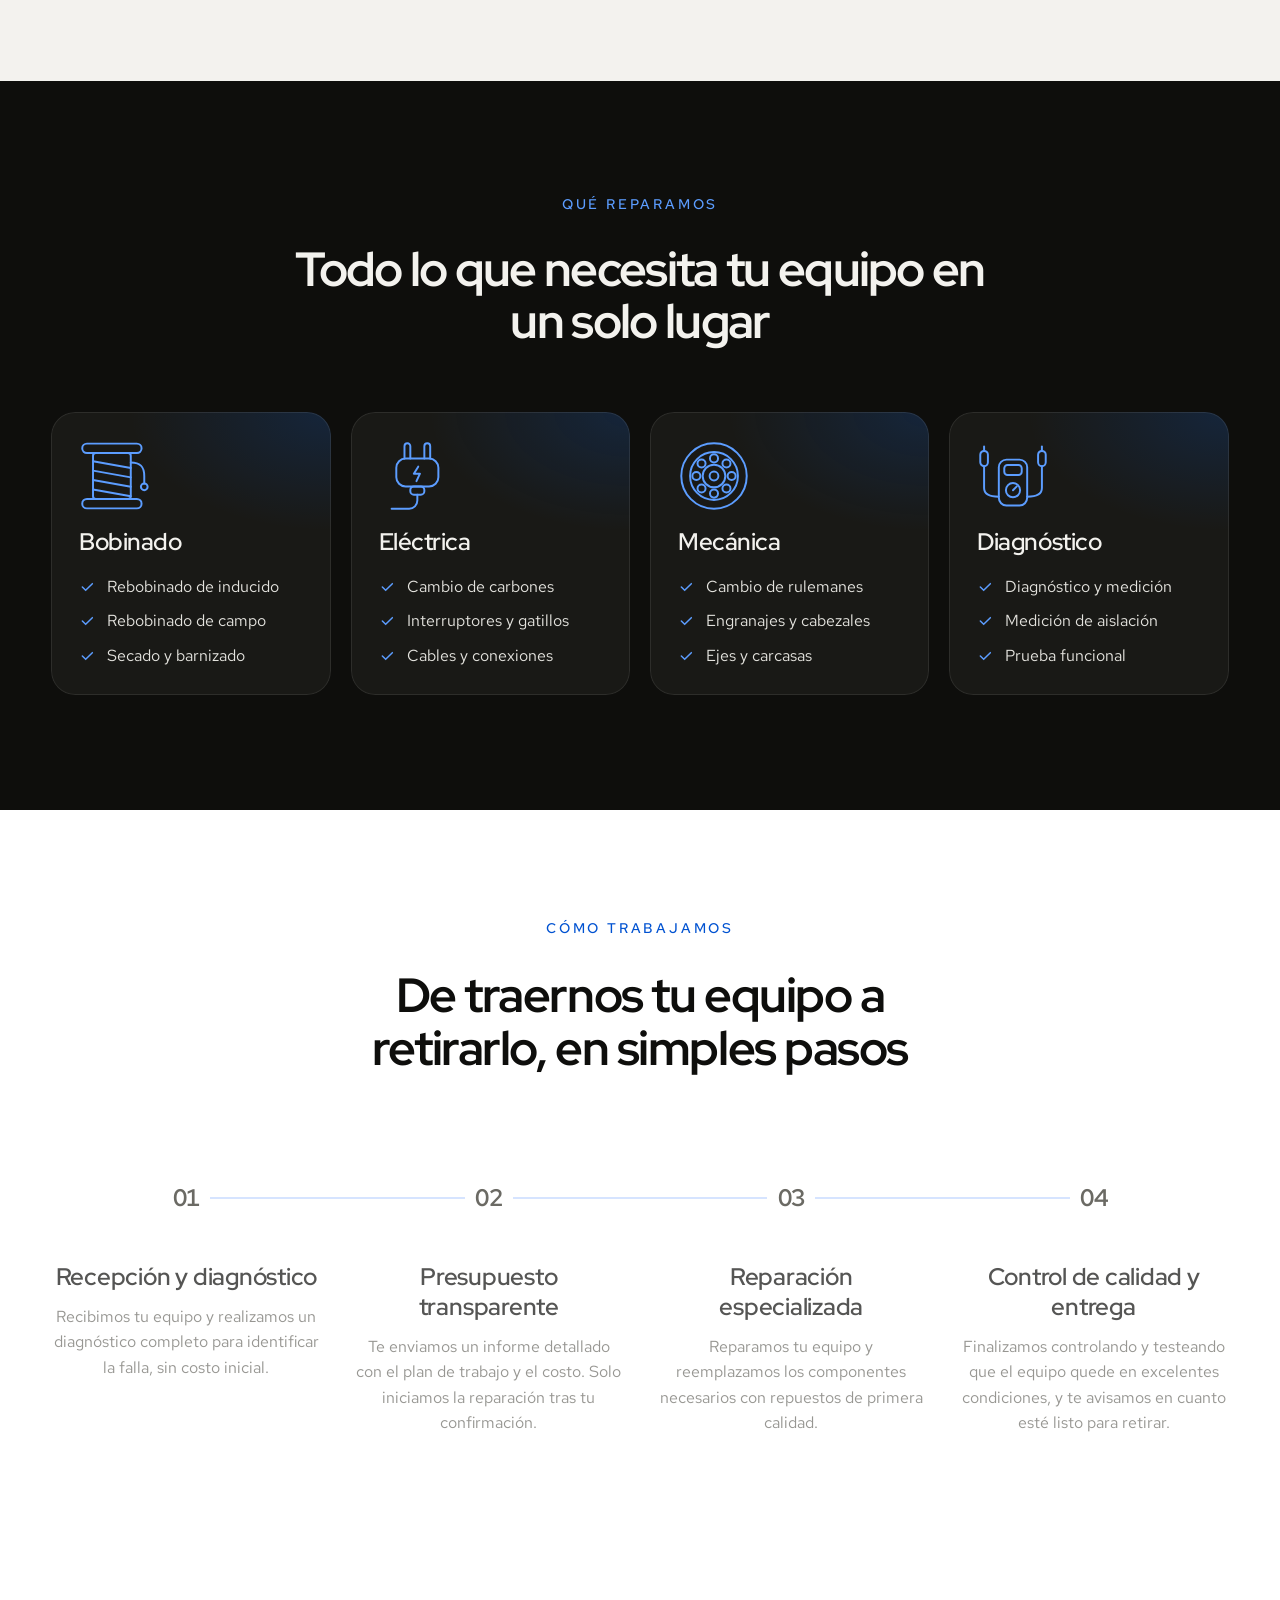
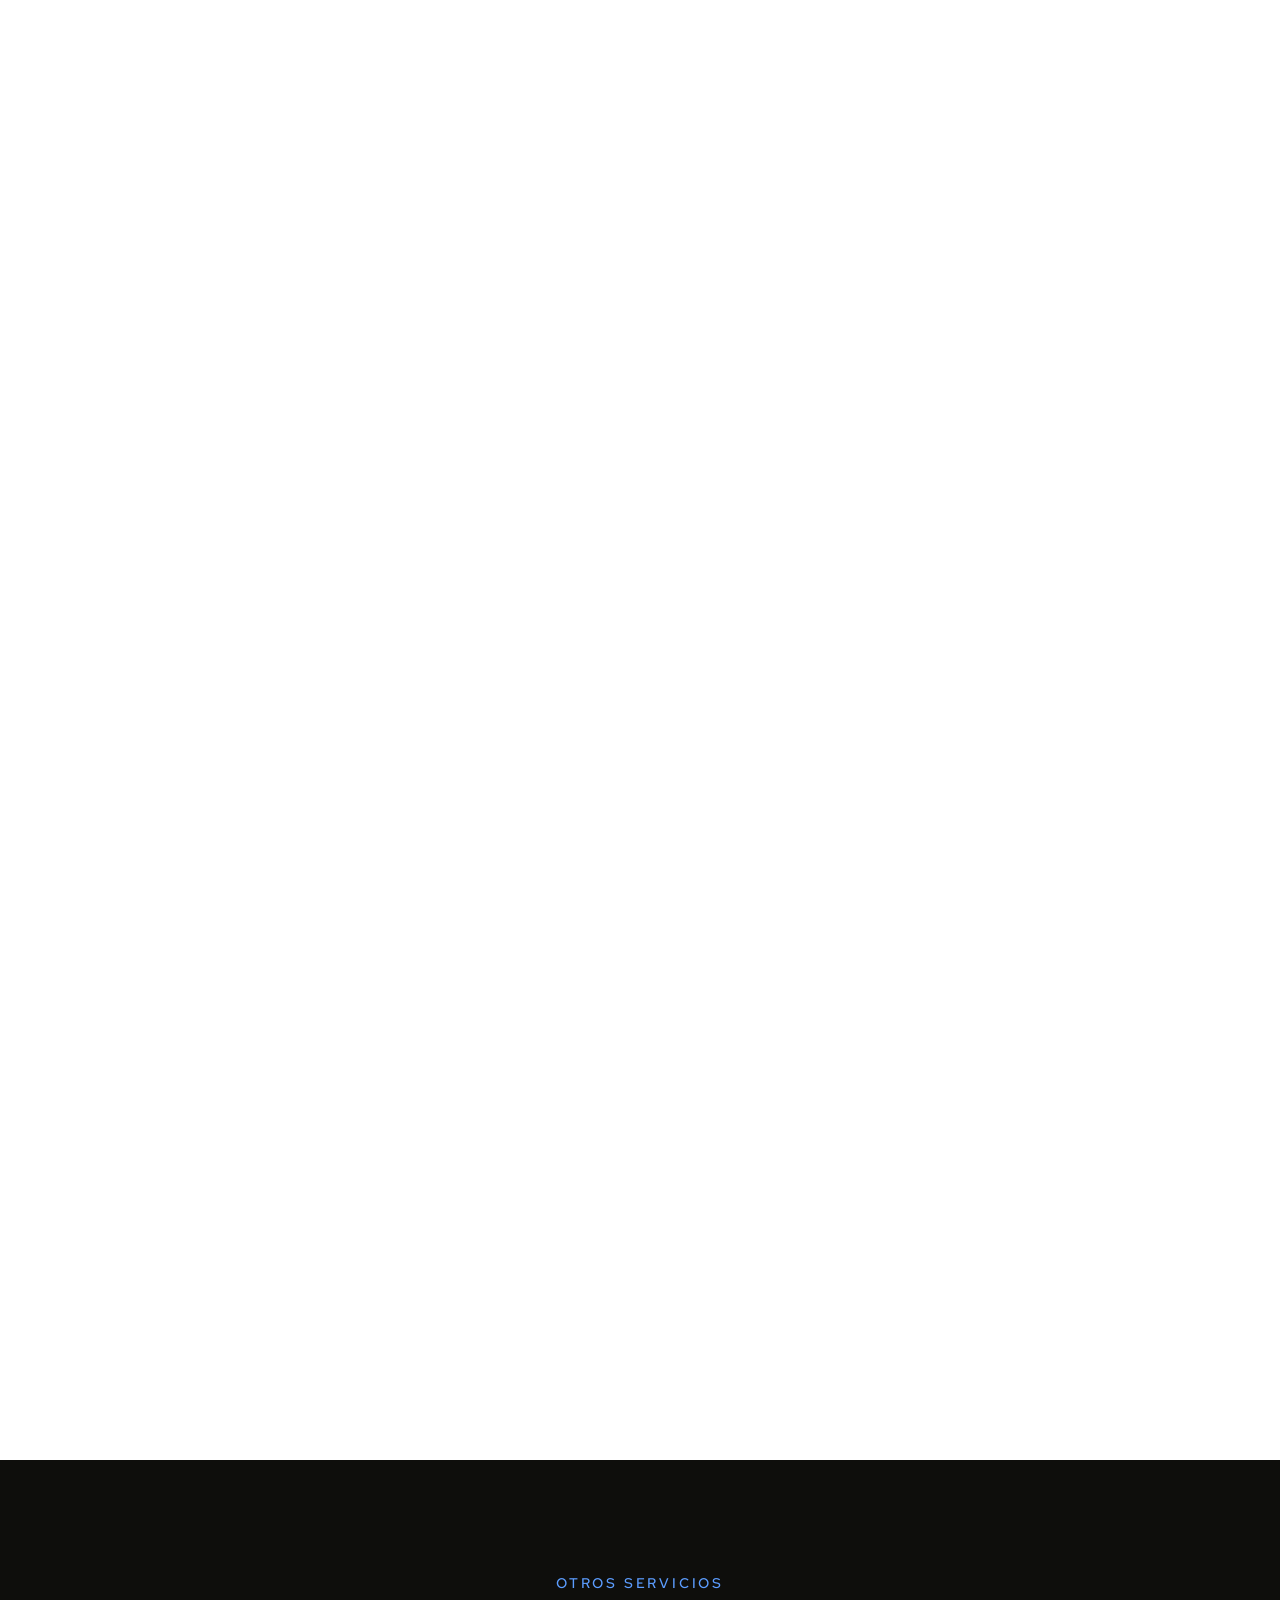
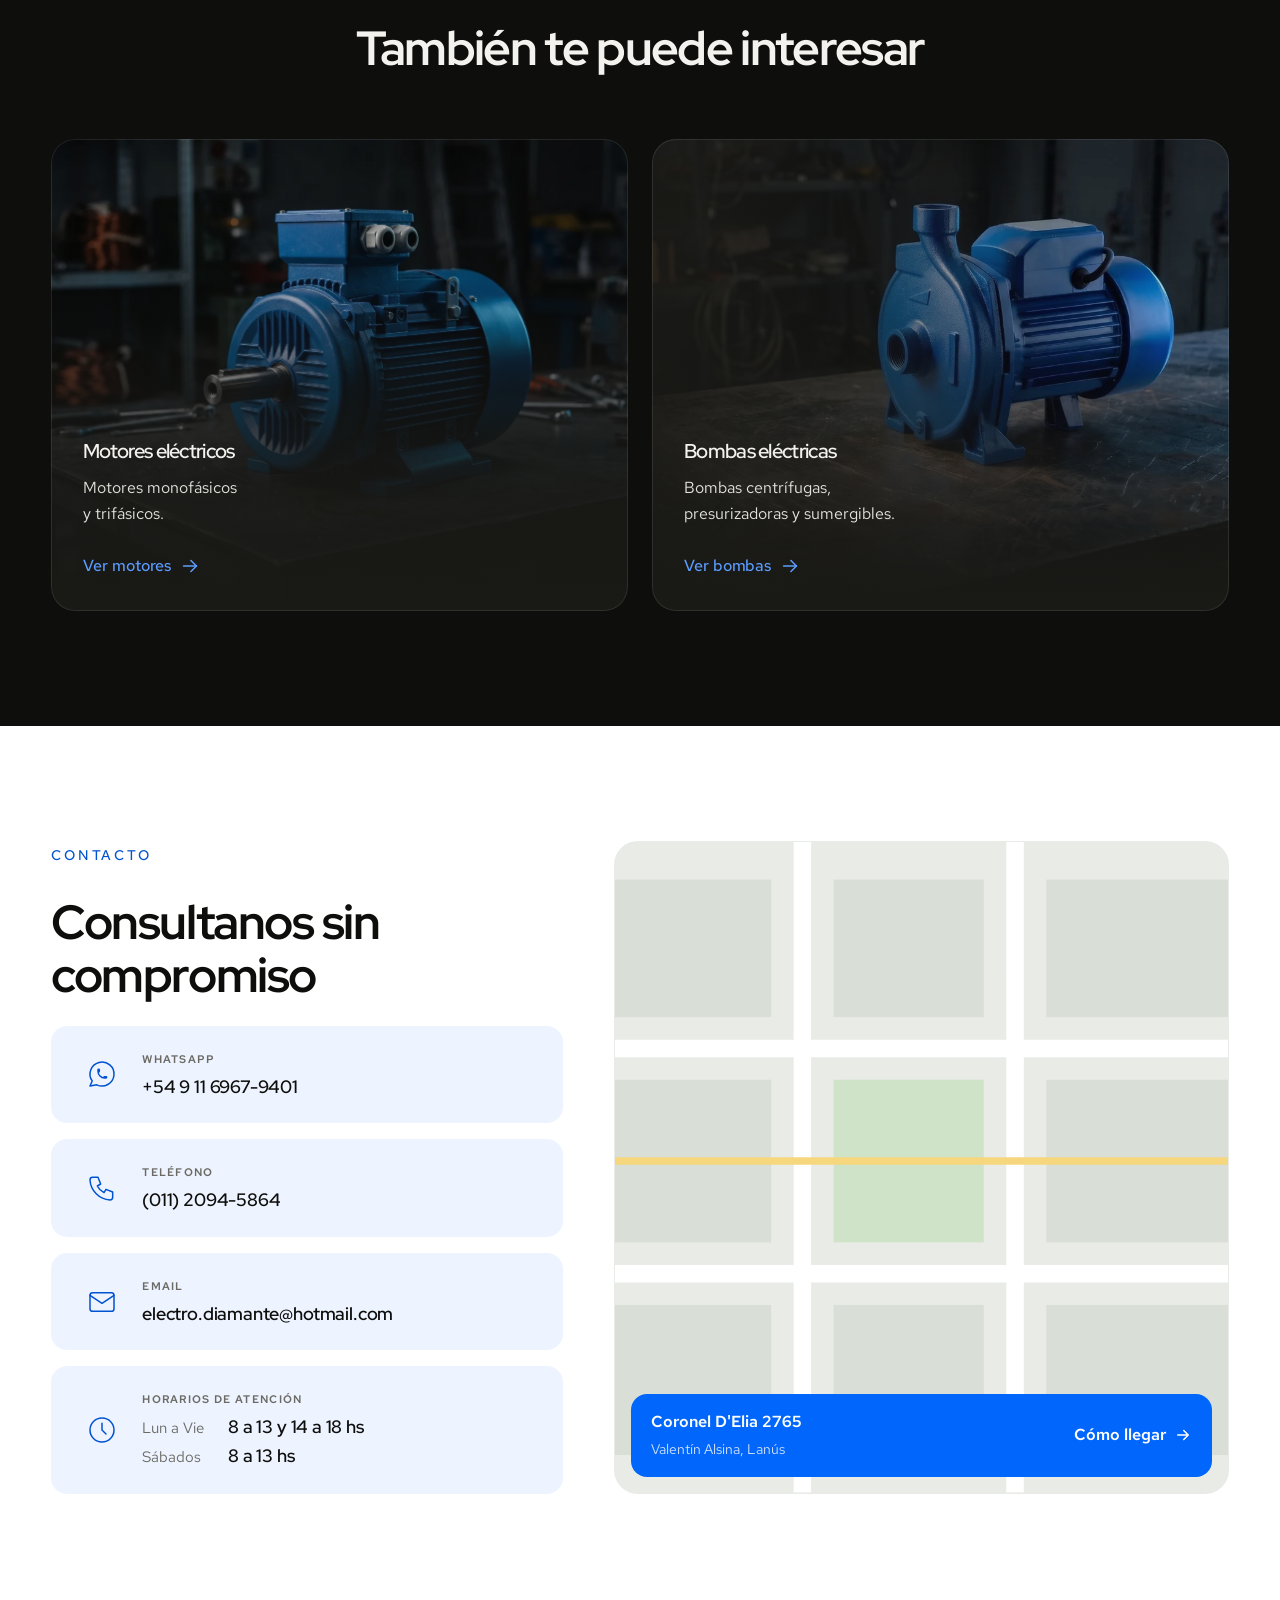
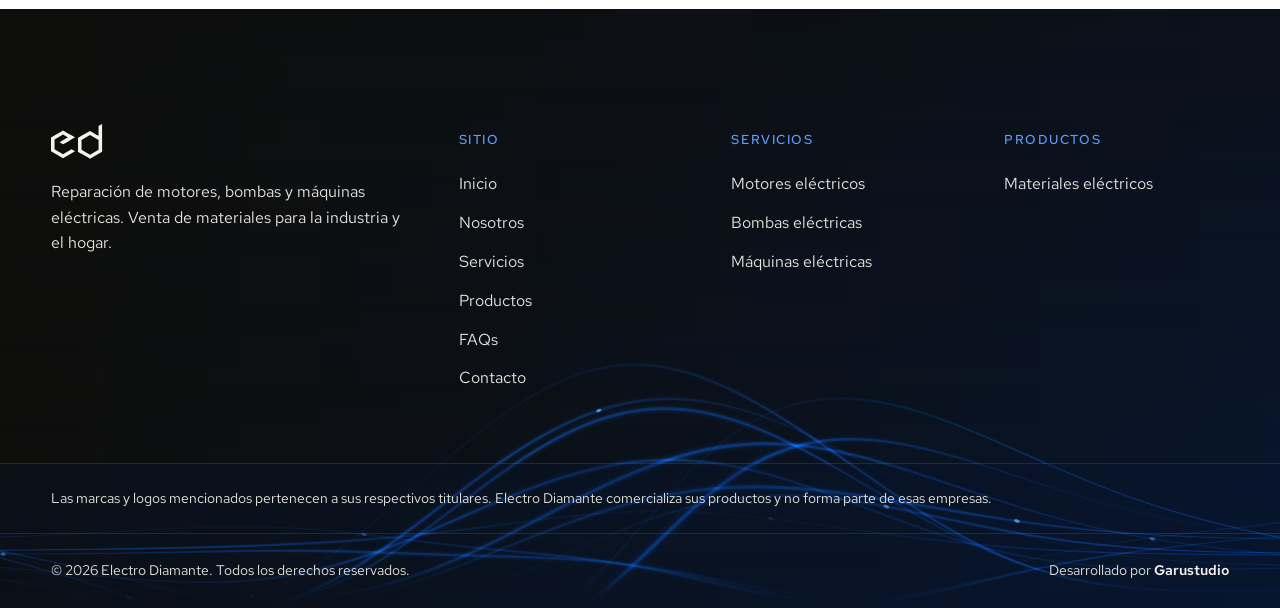
<file: maquinas-electricas.html>
<!doctype html>
<html lang="es">
<head>
  <meta charset="utf-8">
  <meta name="viewport" content="width=device-width, initial-scale=1">
  <title>Máquinas eléctricas: Electro Diamante</title>
  <link rel="canonical" href="https://electrodiamante.com.ar/maquinas-electricas.html">
  <meta name="description" content="Reparación y mantenimiento de herramientas eléctricas para uso hogareño y profesional.">
  <meta name="theme-color" content="#0B0B0A">
  <meta property="og:url" content="https://electrodiamante.com.ar/maquinas-electricas.html">
  <meta property="og:title" content="Máquinas eléctricas: Electro Diamante">
  <meta property="og:description" content="Reparación y mantenimiento de herramientas eléctricas para uso hogareño y profesional.">
  <meta property="og:type" content="website">
  <meta property="og:image" content="https://electrodiamante.com.ar/assets/img/og-image.png">
  <meta property="og:image:width" content="1200">
  <meta property="og:image:height" content="630">
  <meta property="og:image:alt" content="Electro Diamante: Tu solución eléctrica, de principio a fin">
  <meta name="twitter:card" content="summary_large_image">
  <script>document.documentElement.className+=" js";</script>
  <link rel="icon" href="assets/img/favicon.svg?v=20261224" type="image/svg+xml">
  <link rel="apple-touch-icon" href="assets/img/apple-touch-icon.png?v=20261224">
  <link rel="preconnect" href="https://fonts.googleapis.com">
  <link rel="preconnect" href="https://fonts.gstatic.com" crossorigin>
  <link rel="preload" as="style" href="https://fonts.googleapis.com/css2?family=Red+Hat+Display:wght@500;600;700;800&family=Red+Hat+Text:wght@300;400;500;600;700&display=swap" onload="this.onload=null;this.rel='stylesheet'">
  <noscript><link rel="stylesheet" href="https://fonts.googleapis.com/css2?family=Red+Hat+Display:wght@500;600;700;800&family=Red+Hat+Text:wght@300;400;500;600;700&display=swap"></noscript>
  <link rel="stylesheet" href="styles.css?v=20261224">
  <script src="config.js?v=20261224" defer></script>
  <link rel="stylesheet" href="hero-split.css?v=20261224">
  <link rel="stylesheet" href="hero-waves.css?v=20261224">
  <script src="hero-waves.js?v=20261224" defer></script>
  <script src="main.js?v=20261224" defer></script>
  <script>document.addEventListener("DOMContentLoaded",function(){initHeroWaves(".hero-split",{hShift:0,rightBias:0,waveY:0.16});initHeroWaves(".footer--grid",{hShift:0,rightBias:0,waveY:0.12,intensity:0.4,linesDesktop:12});});</script>
</head>
<body data-page-sec="servicios">
  <a class="skip-link" href="#main">Saltar al contenido</a>
  <header class="nav" id="top">
    <a class="brand" href="index.html" aria-label="Electro Diamante, inicio">
      <svg class="brand__logo" viewBox="0 0 19 13" fill="currentColor" aria-hidden="true"><path d="M17.3795 0.756C17.7715 0.508 18.2035 0.256 18.6755 0V0.0360003C18.6595 0.796 18.6555 1.596 18.6635 2.436C18.6715 3.268 18.6755 4.1 18.6755 4.932V10.152C17.9315 10.584 17.1915 11.008 16.4555 11.424C15.7275 11.848 14.9915 12.276 14.2475 12.708C13.7035 12.38 13.1555 12.056 12.6035 11.736C12.0595 11.416 11.5155 11.104 10.9715 10.8C10.7715 10.688 10.5795 10.58 10.3955 10.476C10.2195 10.372 10.0395 10.264 9.85547 10.152V5.076L10.9355 4.428C11.4955 4.1 12.0515 3.784 12.6035 3.48C13.1635 3.168 13.7235 2.86 14.2835 2.556C14.7875 2.844 15.2915 3.14 15.7955 3.444C16.3075 3.74 16.8355 4.032 17.3795 4.32V0.756ZM14.2475 4.032C13.7195 4.336 13.2035 4.636 12.6995 4.932C12.1955 5.228 11.6795 5.528 11.1515 5.832V9.396C11.6795 9.7 12.1995 10.004 12.7115 10.308C13.2315 10.612 13.7555 10.908 14.2835 11.196C14.7875 10.892 15.2955 10.592 15.8075 10.296C16.3275 10 16.8515 9.7 17.3795 9.396V5.832C16.8515 5.528 16.3275 5.224 15.8075 4.92C15.2955 4.616 14.7755 4.32 14.2475 4.032Z"/><path d="M8.784 4.88402C8.056 5.31602 7.328 5.74402 6.6 6.16802C5.872 6.58402 5.136 7.00802 4.392 7.44002C4.192 7.31202 3.984 7.18802 3.768 7.06802C3.56 6.94002 3.348 6.81202 3.132 6.68402C3.636 6.38002 4.144 6.08002 4.656 5.78402C5.176 5.48802 5.688 5.18802 6.192 4.88402C5.904 4.70002 5.608 4.52802 5.304 4.36802C5.008 4.20002 4.716 4.03602 4.428 3.87601C3.9 4.16402 3.376 4.46002 2.856 4.76402C2.344 5.06802 1.824 5.37202 1.296 5.67602V9.24002C1.824 9.54402 2.344 9.84402 2.856 10.14C3.376 10.436 3.888 10.736 4.392 11.04C4.92 10.736 5.436 10.436 5.94 10.14C6.444 9.84402 6.96 9.54402 7.488 9.24002L8.784 9.99602C8.056 10.428 7.328 10.852 6.6 11.268C5.872 11.684 5.136 12.1 4.392 12.516C3.664 12.1 2.936 11.68 2.208 11.256C1.48 10.832 0.744 10.412 0 9.99602V4.92002C0.616 4.56002 1.248 4.19602 1.896 3.82802C2.544 3.45202 3.184 3.08402 3.816 2.72402C3.904 2.66802 3.992 2.61202 4.08 2.55602C4.176 2.49202 4.268 2.44002 4.356 2.40002C4.412 2.38402 4.468 2.39601 4.524 2.43601C4.588 2.46801 4.664 2.50401 4.752 2.54401C5.424 2.94401 6.1 3.34002 6.78 3.73202C7.468 4.11602 8.136 4.50002 8.784 4.88402Z"/></svg>
    </a>
    <nav class="nav__links" id="menu" aria-label="Principal">
      <a href="index.html">Inicio</a>
      <a href="index.html#nosotros">Nosotros</a>
      <a href="index.html#servicios">Servicios</a>
      <a href="index.html#productos">Productos</a>
      <a href="index.html#faq">FAQs</a>
      <a href="#contacto">Contacto</a>
    </nav>
    <button class="nav__toggle" aria-controls="mmenu" aria-expanded="false" aria-label="Abrir menú"><span></span><span></span></button>

    <!-- Menú de celular y tablet -->
    <div class="mmenu" id="mmenu">
      <nav class="mmenu__list" aria-label="Menú">
        <a href="index.html" data-sec="top">Inicio</a>
        <a href="index.html#nosotros" data-sec="nosotros">Nosotros</a>
        <a href="index.html#servicios" data-sec="servicios">Servicios</a>
        <a href="index.html#productos" data-sec="productos">Productos</a>
        <a href="index.html#faq" data-sec="faq">FAQs</a>
        <a href="#contacto" data-sec="contacto">Contacto</a>
      </nav>
    </div>
  </header>

  <main id="main" tabindex="-1">
    <section class="hero-split hero-split--page" aria-labelledby="hs-title">
      <canvas class="hw-canvas" aria-hidden="true"></canvas>
      <div class="hw-overlay" aria-hidden="true"></div>
      <div class="hs-inner">
        <div class="hs-copy">
          <h1 class="hs-title" id="hs-title">
            <span>Máquinas <span class="hs-accent hs-inl">eléctricas</span></span>
          </h1>
          <p class="hs-lead"><span>Reparación y mantenimiento de herramientas eléctricas para uso hogareño y profesional.</span></p>
          <div class="hs-actions">
            <a class="hs-btn hs-btn--primary" href="index.html#servicios">Ver más servicios<svg class="hs-btn-icon svc__arrow" viewBox="0 0 24 24" fill="none" stroke="currentColor" stroke-width="2" stroke-linecap="round" stroke-linejoin="round" aria-hidden="true"><path d="M5 12h14M13 6l6 6-6 6"/></svg></a>
          </div>
        </div>
      </div>
    </section>

    <section class="section">
      <div class="wrap pc-wrap">
        <div class="center-head">
          <h2 class="h2 h2--center reveal">¿Qué máquina tenés?</h2>
        </div>
        <div class="pc-chips reveal" role="group" aria-label="Filtrar por tipo"><button class="pc-chip" type="button" aria-pressed="true" data-f="port">Manuales</button><button class="pc-chip" type="button" aria-pressed="false" data-f="banco">Fijas</button></div>
        <ul class="mq-grid">
          <li class="mq" data-c="port"><span class="mq__ico"><svg viewBox="0 0 64 64" fill="none" stroke="currentColor" stroke-width="1.75" stroke-linecap="round" stroke-linejoin="round" aria-hidden="true"><rect x="4" y="22" width="32" height="14" rx="5"/><path d="M9 26v6M13 26v6M17 26v6"/><rect x="36" y="20" width="10" height="18" rx="3"/><path d="M41 38v10"/><path d="M12 22v-9h12v9"/><rect x="26" y="48" width="30" height="4" rx="2"/></svg></span><span class="mq__name">Amoladora</span></li>
          <li class="mq" data-c="port"><span class="mq__ico"><svg viewBox="0 0 64 64" fill="none" stroke="currentColor" stroke-width="1.75" stroke-linecap="round" stroke-linejoin="round" aria-hidden="true"><rect x="6" y="10" width="34" height="16" rx="5"/><path d="M12 14v8M16 14v8M20 14v8"/><rect x="40" y="13" width="8" height="10" rx="3"/><path d="M48 18h12M54 15v6"/><path d="M15 26l-2 24h14l4-24"/><rect x="34" y="26" width="4" height="8" rx="2"/><rect x="9" y="50" width="22" height="8" rx="3"/></svg></span><span class="mq__name">Taladro / percutor</span></li>
          <li class="mq" data-c="port"><span class="mq__ico"><svg viewBox="0 0 64 64" fill="none" stroke="currentColor" stroke-width="1.75" stroke-linecap="round" stroke-linejoin="round" aria-hidden="true"><rect x="6" y="10" width="38" height="18" rx="6"/><path d="M13 15v8M17 15v8M21 15v8"/><rect x="44" y="13" width="10" height="12" rx="3"/><rect x="54" y="15" width="4" height="8" rx="2"/><path d="M58 19h5"/><path d="M19 28l-2 22h14l3-22"/><rect x="14" y="50" width="20" height="7" rx="3"/><path d="M46 25v10a3 3 0 0 0 6 0V25"/></svg></span><span class="mq__name">Rotomartillo</span></li>
          <li class="mq" data-c="port"><span class="mq__ico"><svg viewBox="0 0 64 64" fill="none" stroke="currentColor" stroke-width="1.75" stroke-linecap="round" stroke-linejoin="round" aria-hidden="true"><path d="M48.7 32.0 L48.9 32.5 L49.3 33.0 L50.0 33.5 L50.6 34.1 L51.2 34.7 L51.6 35.3 L51.7 35.9 L51.4 36.4 L50.8 36.9 L50.0 37.2 L49.2 37.5 L48.4 37.7 L47.8 38.0 L47.4 38.4 L47.4 38.9 L47.7 39.5 L48.0 40.3 L48.4 41.1 L48.7 41.9 L48.8 42.6 L48.7 43.2 L48.2 43.5 L47.5 43.7 L46.7 43.7 L45.8 43.6 L45.0 43.6 L44.3 43.6 L43.8 43.8 L43.6 44.3 L43.6 45.0 L43.6 45.8 L43.7 46.7 L43.7 47.5 L43.5 48.2 L43.2 48.7 L42.6 48.8 L41.9 48.7 L41.1 48.4 L40.3 48.0 L39.5 47.7 L38.9 47.4 L38.4 47.4 L38.0 47.8 L37.7 48.4 L37.5 49.2 L37.2 50.0 L36.9 50.8 L36.4 51.4 L35.9 51.7 L35.3 51.6 L34.7 51.2 L34.1 50.6 L33.5 50.0 L33.0 49.3 L32.5 48.9 L32.0 48.7 L31.5 48.9 L31.0 49.3 L30.5 50.0 L29.9 50.6 L29.3 51.2 L28.7 51.6 L28.1 51.7 L27.6 51.4 L27.1 50.8 L26.8 50.0 L26.5 49.2 L26.3 48.4 L26.0 47.8 L25.6 47.4 L25.1 47.4 L24.5 47.7 L23.7 48.0 L22.9 48.4 L22.1 48.7 L21.4 48.8 L20.8 48.7 L20.5 48.2 L20.3 47.5 L20.3 46.7 L20.4 45.8 L20.4 45.0 L20.4 44.3 L20.2 43.8 L19.7 43.6 L19.0 43.6 L18.2 43.6 L17.3 43.7 L16.5 43.7 L15.8 43.5 L15.3 43.2 L15.2 42.6 L15.3 41.9 L15.6 41.1 L16.0 40.3 L16.3 39.5 L16.6 38.9 L16.6 38.4 L16.2 38.0 L15.6 37.7 L14.8 37.5 L14.0 37.2 L13.2 36.9 L12.6 36.4 L12.3 35.9 L12.4 35.3 L12.8 34.7 L13.4 34.1 L14.0 33.5 L14.7 33.0 L15.1 32.5 L15.3 32.0 L15.1 31.5 L14.7 31.0 L14.0 30.5 L13.4 29.9 L12.8 29.3 L12.4 28.7 L12.3 28.1 L12.6 27.6 L13.2 27.1 L14.0 26.8 L14.8 26.5 L15.6 26.3 L16.2 26.0 L16.6 25.6 L16.6 25.1 L16.3 24.5 L16.0 23.7 L15.6 22.9 L15.3 22.1 L15.2 21.4 L15.3 20.8 L15.8 20.5 L16.5 20.3 L17.3 20.3 L18.2 20.4 L19.0 20.4 L19.7 20.4 L20.2 20.2 L20.4 19.7 L20.4 19.0 L20.4 18.2 L20.3 17.3 L20.3 16.5 L20.5 15.8 L20.8 15.3 L21.4 15.2 L22.1 15.3 L22.9 15.6 L23.7 16.0 L24.5 16.3 L25.1 16.6 L25.6 16.6 L26.0 16.2 L26.3 15.6 L26.5 14.8 L26.8 14.0 L27.1 13.2 L27.6 12.6 L28.1 12.3 L28.7 12.4 L29.3 12.8 L29.9 13.4 L30.5 14.0 L31.0 14.7 L31.5 15.1 L32.0 15.3 L32.5 15.1 L33.0 14.7 L33.5 14.0 L34.1 13.4 L34.7 12.8 L35.3 12.4 L35.9 12.3 L36.4 12.6 L36.9 13.2 L37.2 14.0 L37.5 14.8 L37.7 15.6 L38.0 16.2 L38.4 16.6 L38.9 16.6 L39.5 16.3 L40.3 16.0 L41.1 15.6 L41.9 15.3 L42.6 15.2 L43.2 15.3 L43.5 15.8 L43.7 16.5 L43.7 17.3 L43.6 18.2 L43.6 19.0 L43.6 19.7 L43.8 20.2 L44.3 20.4 L45.0 20.4 L45.8 20.4 L46.7 20.3 L47.5 20.3 L48.2 20.5 L48.7 20.8 L48.8 21.4 L48.7 22.1 L48.4 22.9 L48.0 23.7 L47.7 24.5 L47.4 25.1 L47.4 25.6 L47.8 26.0 L48.4 26.3 L49.2 26.5 L50.0 26.8 L50.8 27.1 L51.4 27.6 L51.7 28.1 L51.6 28.7 L51.2 29.3 L50.6 29.9 L50.0 30.5 L49.3 31.0 L48.9 31.5z"/><circle cx="32" cy="32" r="9"/><circle cx="32" cy="32" r="3"/></svg></span><span class="mq__name">Sierra circular</span></li>
          <li class="mq" data-c="port"><span class="mq__ico"><svg viewBox="0 0 64 64" fill="none" stroke="currentColor" stroke-width="1.75" stroke-linecap="round" stroke-linejoin="round" aria-hidden="true"><path d="M16 20V10h22v10"/><rect rx="3" x="10" y="20" width="36" height="14"/><path d="M16 24v6M20 24v6M24 24v6"/><rect rx="2.0" x="6" y="34" width="44" height="4"/><rect rx="2.0" x="27" y="38" width="4" height="20"/><path d="M31 44h3M31 50h3"/></svg></span><span class="mq__name">Caladora</span></li>
          <li class="mq" data-c="port"><span class="mq__ico"><svg viewBox="0 0 64 64" fill="none" stroke="currentColor" stroke-width="1.75" stroke-linecap="round" stroke-linejoin="round" aria-hidden="true"><rect x="26" y="8" width="12" height="8" rx="3"/><path d="M14 36V28a10 10 0 0 1 10-10h16a10 10 0 0 1 10 10v8"/><rect rx="3" x="10" y="36" width="44" height="6"/><rect rx="1.5" x="8" y="42" width="48" height="3"/><path d="M20 39h4M30 39h4M40 39h4"/></svg></span><span class="mq__name">Lijadora</span></li>
          <li class="mq" data-c="port"><span class="mq__ico"><svg viewBox="0 0 64 64" fill="none" stroke="currentColor" stroke-width="1.75" stroke-linecap="round" stroke-linejoin="round" aria-hidden="true"><path d="M24 14V6h12v8"/><rect rx="3" x="20" y="14" width="20" height="22"/><path d="M26 20v10M30 20v10M34 20v10"/><path d="M40 22h12v10"/><rect rx="2.0" x="27" y="36" width="6" height="4"/><rect x="10" y="40" width="40" height="6" rx="3"/><rect rx="2.0" x="8" y="46" width="44" height="4"/></svg></span><span class="mq__name">Pulidora</span></li>
          <li class="mq" data-c="port"><span class="mq__ico"><svg viewBox="0 0 64 64" fill="none" stroke="currentColor" stroke-width="1.75" stroke-linecap="round" stroke-linejoin="round" aria-hidden="true"><rect x="22" y="8" width="20" height="30" rx="4"/><path d="M27 14h10M27 18h10"/><path d="M22 20H8v12M42 20h14v12"/><rect x="12" y="38" width="40" height="8" rx="2"/><rect x="29" y="46" width="6" height="4" rx="1.5"/><path d="M32 50v9"/></svg></span><span class="mq__name">Fresadora</span></li>
          <li class="mq" data-c="banco"><span class="mq__ico"><svg viewBox="0 0 64 64" fill="none" stroke="currentColor" stroke-width="1.75" stroke-linecap="round" stroke-linejoin="round" aria-hidden="true"><rect rx="3" x="8" y="20" width="10" height="22"/><rect rx="3" x="46" y="20" width="10" height="22"/><path d="M13 20v22M51 20v22"/><rect rx="3" x="18" y="24" width="28" height="14"/><circle cx="32" cy="31" r="2.5"/><path d="M2 44h12M50 44h12"/><rect rx="3" x="26" y="38" width="12" height="12"/><rect rx="2.5" x="14" y="50" width="36" height="5"/><rect rx="1.5" x="16" y="55" width="6" height="3"/><rect rx="1.5" x="42" y="55" width="6" height="3"/></svg></span><span class="mq__name">Amoladora de banco</span></li>
          <li class="mq" data-c="banco"><span class="mq__ico"><svg viewBox="0 0 64 64" fill="none" stroke="currentColor" stroke-width="1.75" stroke-linecap="round" stroke-linejoin="round" aria-hidden="true"><path d="M7 59h43a2 2 0 0 0 2-2v-1a2 2 0 0 0-2-2H18V8a2 2 0 0 0-2-2h-2a2 2 0 0 0-2 2v46H7a2 2 0 0 0-2 2v1a2 2 0 0 0 2 2z"/><path d="M18 6h19a3 3 0 0 1 3 3v8a3 3 0 0 1-3 3H18"/><path d="M23 10h12M23 14h12"/><rect x="40" y="9" width="8" height="4" rx="2"/><path d="M40 16l10 6"/><rect x="24" y="20" width="6" height="8" rx="3"/><path d="M27 28v6"/><path d="M18 40h28a2 2 0 0 1 0 4H18"/></svg></span><span class="mq__name">Agujereadora de banco</span></li>
          <li class="mq" data-c="banco"><span class="mq__ico"><svg viewBox="0 0 64 64" fill="none" stroke="currentColor" stroke-width="1.75" stroke-linecap="round" stroke-linejoin="round" aria-hidden="true"><rect x="4" y="50" width="52" height="5" rx="2.5"/><rect x="8" y="55" width="6" height="3" rx="1.5"/><rect x="46" y="55" width="6" height="3" rx="1.5"/><rect x="36" y="40" width="18" height="10" rx="2"/><circle cx="24" cy="30" r="13"/><circle cx="24" cy="30" r="8"/><circle cx="24" cy="30" r="2.5"/><path d="M33.2 20.8L44 12"/><rect x="44" y="6" width="14" height="10" rx="2"/></svg></span><span class="mq__name">Sierra sensitiva</span></li>
          <li class="mq" data-c="banco"><span class="mq__ico"><svg viewBox="0 0 64 64" fill="none" stroke="currentColor" stroke-width="1.75" stroke-linecap="round" stroke-linejoin="round" aria-hidden="true"><rect x="4" y="50" width="52" height="5" rx="2.5"/><rect x="8" y="55" width="6" height="3" rx="1.5"/><rect x="46" y="55" width="6" height="3" rx="1.5"/><rect x="6" y="38" width="6" height="12" rx="2"/><path d="M18 50a14 3 0 0 1 28 0"/><path d="M41.3 30.0 L41.5 30.4 L41.9 30.8 L42.4 31.2 L43.0 31.7 L43.5 32.2 L43.9 32.7 L43.9 33.2 L43.7 33.6 L43.1 33.9 L42.5 34.1 L41.7 34.3 L41.0 34.5 L40.5 34.6 L40.2 34.9 L40.2 35.3 L40.4 35.8 L40.7 36.5 L41.0 37.2 L41.2 37.8 L41.3 38.4 L41.2 38.9 L40.8 39.2 L40.1 39.2 L39.4 39.1 L38.7 39.0 L38.0 38.8 L37.4 38.7 L37.0 38.8 L36.9 39.2 L36.8 39.8 L36.8 40.5 L36.8 41.2 L36.7 41.9 L36.5 42.5 L36.2 42.9 L35.7 42.9 L35.1 42.7 L34.5 42.3 L33.9 41.8 L33.4 41.4 L32.9 41.1 L32.5 41.0 L32.2 41.3 L31.9 41.7 L31.6 42.4 L31.3 43.1 L30.9 43.7 L30.5 44.1 L30.0 44.3 L29.5 44.1 L29.1 43.7 L28.7 43.1 L28.4 42.4 L28.1 41.7 L27.8 41.3 L27.5 41.0 L27.1 41.1 L26.6 41.4 L26.1 41.8 L25.5 42.3 L24.9 42.7 L24.3 42.9 L23.8 42.9 L23.5 42.5 L23.3 41.9 L23.2 41.2 L23.2 40.5 L23.2 39.8 L23.1 39.2 L23.0 38.8 L22.6 38.7 L22.0 38.8 L21.3 39.0 L20.6 39.1 L19.9 39.2 L19.2 39.2 L18.8 38.9 L18.7 38.4 L18.8 37.8 L19.0 37.2 L19.3 36.5 L19.6 35.8 L19.8 35.3 L19.8 34.9 L19.5 34.6 L19.0 34.5 L18.3 34.3 L17.5 34.1 L16.9 33.9 L16.3 33.6 L16.1 33.2 L16.1 32.7 L16.5 32.2 L17.0 31.7 L17.6 31.2 L18.1 30.8 L18.5 30.4 L18.7 30.0 L18.5 29.6 L18.1 29.2 L17.6 28.8 L17.0 28.3 L16.5 27.8 L16.1 27.3 L16.1 26.8 L16.3 26.4 L16.9 26.1 L17.5 25.9 L18.3 25.7 L19.0 25.5 L19.5 25.4 L19.8 25.1 L19.8 24.7 L19.6 24.2 L19.3 23.5 L19.0 22.8 L18.8 22.2 L18.7 21.6 L18.8 21.1 L19.2 20.8 L19.9 20.8 L20.6 20.9 L21.3 21.0 L22.0 21.2 L22.6 21.3 L23.0 21.2 L23.1 20.8 L23.2 20.2 L23.2 19.5 L23.2 18.8 L23.3 18.1 L23.5 17.5 L23.8 17.1 L24.3 17.1 L24.9 17.3 L25.5 17.7 L26.1 18.2 L26.6 18.6 L27.1 18.9 L27.5 19.0 L27.8 18.7 L28.1 18.3 L28.4 17.6 L28.7 16.9 L29.1 16.3 L29.5 15.9 L30.0 15.7 L30.5 15.9 L30.9 16.3 L31.3 16.9 L31.6 17.6 L31.9 18.3 L32.2 18.7 L32.5 19.0 L32.9 18.9 L33.4 18.6 L33.9 18.2 L34.5 17.7 L35.1 17.3 L35.7 17.1 L36.2 17.1 L36.5 17.5 L36.7 18.1 L36.8 18.8 L36.8 19.5 L36.8 20.2 L36.9 20.8 L37.0 21.2 L37.4 21.3 L38.0 21.2 L38.7 21.0 L39.4 20.9 L40.1 20.8 L40.8 20.8 L41.2 21.1 L41.3 21.6 L41.2 22.2 L41.0 22.8 L40.7 23.5 L40.4 24.2 L40.2 24.7 L40.2 25.1 L40.5 25.4 L41.0 25.5 L41.7 25.7 L42.5 25.9 L43.1 26.1 L43.7 26.4 L43.9 26.8 L43.9 27.3 L43.5 27.8 L43.0 28.3 L42.4 28.8 L41.9 29.2 L41.5 29.6z"/><circle cx="30" cy="30" r="3"/><path d="M40.5 19.5L46 13"/><rect x="46" y="6" width="12" height="8" rx="2"/></svg></span><span class="mq__name">Ingletadora</span></li>
          <li class="mq" data-c="banco"><span class="mq__ico"><svg viewBox="0 0 64 64" fill="none" stroke="currentColor" stroke-width="1.75" stroke-linecap="round" stroke-linejoin="round" aria-hidden="true"><rect x="4" y="28" width="42" height="20" rx="10"/><path d="M14 28v20M36 28v20"/><rect x="12" y="14" width="24" height="10" rx="3"/><path d="M17 14v10M22 14v10M27 14v10"/><path d="M24 24v4"/><circle cx="46" cy="18" r="7"/><path d="M46 18l3-4"/><path d="M46 11v2"/><path d="M46 38h10v8"/><circle cx="12" cy="57" r="5"/><path d="M12 48v4"/><path d="M40 48v14M37 62h6"/></svg></span><span class="mq__name">Compresor</span></li>
        </ul>
        <div class="brands reveal pc-brands">
          <p class="brands__label">Trabajamos estas marcas y más</p>
          <div class="brands__mask">
            <ul class="brands__track" aria-label="Marcas que reparamos"><li class="brands__item"><img loading="lazy" class="brands__logo" src="assets/img/brands/bosch.svg" alt="Bosch" height="26" decoding="async"></li><li class="brands__item"><img loading="lazy" class="brands__logo" src="assets/img/brands/makita.svg" alt="Makita" height="26" decoding="async"></li><li class="brands__item"><img loading="lazy" class="brands__logo" src="assets/img/brands/dewalt.svg" alt="DeWalt" height="26" decoding="async"></li><li class="brands__item"><img loading="lazy" class="brands__logo" src="assets/img/brands/black-decker.png" alt="Black+Decker" height="26" decoding="async"></li><li class="brands__item"><img loading="lazy" class="brands__logo" src="assets/img/brands/skil.svg" alt="Skil" height="26" decoding="async"></li><li class="brands__item"><img loading="lazy" class="brands__logo" src="assets/img/brands/stanley.svg" alt="Stanley" height="26" decoding="async"></li><li class="brands__item"><img loading="lazy" class="brands__logo" src="assets/img/brands/dremel.svg" alt="Dremel" height="26" decoding="async"></li><li class="brands__item" aria-hidden="true"><img loading="lazy" class="brands__logo" src="assets/img/brands/bosch.svg" alt="" height="26" decoding="async"></li><li class="brands__item" aria-hidden="true"><img loading="lazy" class="brands__logo" src="assets/img/brands/makita.svg" alt="" height="26" decoding="async"></li><li class="brands__item" aria-hidden="true"><img loading="lazy" class="brands__logo" src="assets/img/brands/dewalt.svg" alt="" height="26" decoding="async"></li><li class="brands__item" aria-hidden="true"><img loading="lazy" class="brands__logo" src="assets/img/brands/black-decker.png" alt="" height="26" decoding="async"></li><li class="brands__item" aria-hidden="true"><img loading="lazy" class="brands__logo" src="assets/img/brands/skil.svg" alt="" height="26" decoding="async"></li><li class="brands__item" aria-hidden="true"><img loading="lazy" class="brands__logo" src="assets/img/brands/stanley.svg" alt="" height="26" decoding="async"></li><li class="brands__item" aria-hidden="true"><img loading="lazy" class="brands__logo" src="assets/img/brands/dremel.svg" alt="" height="26" decoding="async"></li></ul>
          </div>
        </div>
        <div class="pc-more reveal">
          <div>
            <h3>¿No encontrás tu máquina?</h3>
            <p>Consultanos por otros equipos eléctricos. Contanos qué le pasa o mandanos una foto y te ayudamos.</p>
          </div>
          <a class="pc__cta" href="https://wa.me/5491169679401?text=Hola%2C%20no%20encuentro%20mi%20m%C3%A1quina%20en%20la%20web.%20Les%20consulto%20por%20otro%20equipo%20el%C3%A9ctrico." data-wa="Hola, no encuentro mi máquina en la web. Les consulto por otro equipo eléctrico." target="_blank" rel="noopener"><svg viewBox="0 0 24 24" fill="none" stroke="currentColor" stroke-width="1.75" stroke-linecap="round" stroke-linejoin="round" aria-hidden="true"><path d="M3 21l1.65 -3.8a9 9 0 1 1 3.4 2.9l-5.05 .9"/><path d="M9 10a.5 .5 0 0 0 1 0v-1a.5 .5 0 0 0 -1 0v1a5 5 0 0 0 5 5h1a.5 .5 0 0 0 0 -1h-1a.5 .5 0 0 0 0 1"/></svg><span>Consultar por WhatsApp</span></a>
        </div>
      </div>
    </section>

<section class="section section--ink">
      <div class="wrap">
        <div class="center-head">
          <p class="label pill pill--plain reveal"><span class="pill__txt">Qué reparamos</span></p>
          <h2 class="h2 h2--center reveal">Todo lo que necesita tu equipo en un solo lugar</h2>
        </div>
        <div class="rp-grid">
          <article class="rp reveal">
            <span class="rp__ico"><svg viewBox="7.6 5.3 53.4 53.4" fill="none" stroke="currentColor" stroke-width="1.46" stroke-linecap="round" stroke-linejoin="round" aria-hidden="true"><rect x="10" y="8" width="44" height="7" rx="3.5"/><rect x="10" y="49" width="44" height="7" rx="3.5"/><rect x="18" y="15" width="28" height="34" rx="2"/><path d="M18 21 L46 26"/><path d="M18 28 L46 33"/><path d="M18 35 L46 40"/><path d="M18 42 L46 47"/><path d="M46 22c8 0 10 4 10 10v5.5"/><circle cx="56" cy="40" r="2.5"/></svg></span>
            <h3>Bobinado</h3>
            <ul><li><svg viewBox="0 0 24 24" fill="none" stroke="currentColor" stroke-width="2" stroke-linecap="round" stroke-linejoin="round" aria-hidden="true"><path d="M5 12l5 5l10 -10"/></svg>Rebobinado de inducido</li><li><svg viewBox="0 0 24 24" fill="none" stroke="currentColor" stroke-width="2" stroke-linecap="round" stroke-linejoin="round" aria-hidden="true"><path d="M5 12l5 5l10 -10"/></svg>Rebobinado de campo</li><li><svg viewBox="0 0 24 24" fill="none" stroke="currentColor" stroke-width="2" stroke-linecap="round" stroke-linejoin="round" aria-hidden="true"><path d="M5 12l5 5l10 -10"/></svg>Secado y barnizado</li></ul>
          </article>
          <article class="rp reveal">
            <span class="rp__ico"><svg viewBox="-0.8 1.2 61.6 61.6" fill="none" stroke="currentColor" stroke-width="1.68" stroke-linecap="round" stroke-linejoin="round" aria-hidden="true"><path d="M21 17V6.5a2.5 2.5 0 0 1 5 0V17"/><path d="M38 17V6.5a2.5 2.5 0 0 1 5 0V17"/><rect x="14" y="17" width="36" height="24" rx="8"/><rect x="26" y="41" width="12" height="7" rx="3"/><path d="M32.75 24L29 30h5.25l-3 6.4"/><path d="M32 48v5a7 7 0 0 1-7 7H10"/></svg></span>
            <h3>Eléctrica</h3>
            <ul><li><svg viewBox="0 0 24 24" fill="none" stroke="currentColor" stroke-width="2" stroke-linecap="round" stroke-linejoin="round" aria-hidden="true"><path d="M5 12l5 5l10 -10"/></svg>Cambio de carbones</li><li><svg viewBox="0 0 24 24" fill="none" stroke="currentColor" stroke-width="2" stroke-linecap="round" stroke-linejoin="round" aria-hidden="true"><path d="M5 12l5 5l10 -10"/></svg>Interruptores y gatillos</li><li><svg viewBox="0 0 24 24" fill="none" stroke="currentColor" stroke-width="2" stroke-linecap="round" stroke-linejoin="round" aria-hidden="true"><path d="M5 12l5 5l10 -10"/></svg>Cables y conexiones</li></ul>
          </article>
          <article class="rp reveal">
            <span class="rp__ico"><svg viewBox="3.4 3.4 57.2 57.2" fill="none" stroke="currentColor" stroke-width="1.56" stroke-linecap="round" stroke-linejoin="round" aria-hidden="true"><circle cx="32" cy="32" r="26"/><circle cx="32" cy="32" r="19"/><circle cx="32" cy="32" r="9"/><circle cx="32" cy="32" r="3.5"/><circle cx="46.0" cy="32.0" r="3.2"/><circle cx="41.9" cy="41.9" r="3.2"/><circle cx="32.0" cy="46.0" r="3.2"/><circle cx="22.1" cy="41.9" r="3.2"/><circle cx="18.0" cy="32.0" r="3.2"/><circle cx="22.1" cy="22.1" r="3.2"/><circle cx="32.0" cy="18.0" r="3.2"/><circle cx="41.9" cy="22.1" r="3.2"/></svg></span>
            <h3>Mecánica</h3>
            <ul><li><svg viewBox="0 0 24 24" fill="none" stroke="currentColor" stroke-width="2" stroke-linecap="round" stroke-linejoin="round" aria-hidden="true"><path d="M5 12l5 5l10 -10"/></svg>Cambio de rulemanes</li><li><svg viewBox="0 0 24 24" fill="none" stroke="currentColor" stroke-width="2" stroke-linecap="round" stroke-linejoin="round" aria-hidden="true"><path d="M5 12l5 5l10 -10"/></svg>Engranajes y cabezales</li><li><svg viewBox="0 0 24 24" fill="none" stroke="currentColor" stroke-width="2" stroke-linecap="round" stroke-linejoin="round" aria-hidden="true"><path d="M5 12l5 5l10 -10"/></svg>Ejes y carcasas</li></ul>
          </article>
          <article class="rp reveal">
            <span class="rp__ico"><svg viewBox="-1.0 -4.0 66.0 66.0" fill="none" stroke="currentColor" stroke-width="1.80" stroke-linecap="round" stroke-linejoin="round" aria-hidden="true"><rect x="19" y="14" width="26" height="42" rx="7"/><rect x="24" y="19" width="16" height="9" rx="3"/><circle cx="32" cy="42" r="6.5"/><path d="M32 42l3.5-3.5"/><rect x="2" y="6" width="7" height="14" rx="3.5"/><path d="M5.5 6V2"/><path d="M5.5 20v20c0 6 5 8 13.5 8"/><rect x="55" y="6" width="7" height="14" rx="3.5"/><path d="M58.5 6V2"/><path d="M58.5 20v20c0 6-5 8-13.5 8"/></svg></span>
            <h3>Diagnóstico</h3>
            <ul><li><svg viewBox="0 0 24 24" fill="none" stroke="currentColor" stroke-width="2" stroke-linecap="round" stroke-linejoin="round" aria-hidden="true"><path d="M5 12l5 5l10 -10"/></svg>Diagnóstico y medición</li><li><svg viewBox="0 0 24 24" fill="none" stroke="currentColor" stroke-width="2" stroke-linecap="round" stroke-linejoin="round" aria-hidden="true"><path d="M5 12l5 5l10 -10"/></svg>Medición de aislación</li><li><svg viewBox="0 0 24 24" fill="none" stroke="currentColor" stroke-width="2" stroke-linecap="round" stroke-linejoin="round" aria-hidden="true"><path d="M5 12l5 5l10 -10"/></svg>Prueba funcional</li></ul>
          </article>
        </div>
      </div>
    </section>

    <section class="section how" id="como">
      <div class="wrap hw__grid">
        <div class="hw__head">
          <p class="label pill pill--plain reveal"><span class="pill__txt">Cómo trabajamos</span></p>
          <h2 class="h2 reveal">De traernos tu equipo a retirarlo, en simples pasos</h2>
        </div>
        <ol class="hw-list"><span class="hw-tip" aria-hidden="true"></span>
            <li class="hw">
              <div class="hw__rail"><span class="hw__ico" aria-hidden="true">01</span><span class="hw__line" aria-hidden="true"></span></div>
              <div class="hw__body"><h3>Recepción y diagnóstico</h3><p>Recibimos tu equipo y realizamos un diagnóstico completo para identificar la falla, sin costo inicial.</p></div>
            </li>
            <li class="hw">
              <div class="hw__rail"><span class="hw__ico" aria-hidden="true">02</span><span class="hw__line" aria-hidden="true"></span></div>
              <div class="hw__body"><h3>Presupuesto transparente</h3><p>Te enviamos un informe detallado con el plan de trabajo y el costo. Solo iniciamos la reparación tras tu confirmación.</p></div>
            </li>
            <li class="hw">
              <div class="hw__rail"><span class="hw__ico" aria-hidden="true">03</span><span class="hw__line" aria-hidden="true"></span></div>
              <div class="hw__body"><h3>Reparación especializada</h3><p>Reparamos tu equipo y reemplazamos los componentes necesarios con repuestos de primera calidad.</p></div>
            </li>
            <li class="hw">
              <div class="hw__rail"><span class="hw__ico" aria-hidden="true">04</span></div>
              <div class="hw__body"><h3>Control de calidad y entrega</h3><p>Finalizamos controlando y testeando que el equipo quede en excelentes condiciones, y te avisamos en cuanto esté listo para retirar.</p></div>
            </li>
        </ol>
      </div>
    </section>

    <section class="section section--ink otros" id="servicios">
      <div class="wrap">
        <div class="center-head">
          <p class="label pill pill--plain reveal"><span class="pill__txt">Otros servicios</span></p>
          <h2 class="h2 h2--center reveal">También te puede interesar</h2>
        </div>
        <div class="svc svc--2">
<article class="svc__item svc__item--photo reveal" id="svc-motores">
            <div class="svc__photo" aria-hidden="true"><img src="assets/img/servicios/motores-taller.webp" alt="" width="1400" height="1045" loading="lazy" decoding="async"></div>
            <svg class="svc__icon svc__icon--motor" viewBox="0 0 64 64" aria-hidden="true"><rect x="14" y="20" width="30" height="26" rx="4"/><path d="M22 25v16M29 25v16M36 25v16"/><path d="M14 25H9a3 3 0 0 0-3 3v10a3 3 0 0 0 3 3h5"/><rect x="44" y="26" width="5" height="14" rx="2"/><path d="M49 33h10"/><rect x="24" y="12" width="12" height="8" rx="2"/><rect x="10" y="46" width="38" height="5" rx="2.5"/></svg>
            <h3>Motores eléctricos</h3>
            <p>Motores monofásicos<br>y trifásicos.</p>
            <a class="btn btn--small svc__btn" href="motores-electricos.html">Ver motores <svg class="svc__arrow" viewBox="0 0 24 24" fill="none" stroke="currentColor" stroke-width="2" stroke-linecap="round" stroke-linejoin="round" aria-hidden="true"><path d="M5 12l14 0"/><path d="M13 18l6 -6"/><path d="M13 6l6 6"/></svg></a>
          </article>
<article class="svc__item svc__item--photo reveal" id="svc-bombas">
            <div class="svc__photo" aria-hidden="true"><img src="assets/img/servicios/bombas-taller.webp" alt="" width="1600" height="893" loading="lazy" decoding="async"></div>
            <svg class="svc__icon" viewBox="0 0 64 64" aria-hidden="true"><circle cx="30" cy="36" r="15"/><g class="impeller"><circle cx="30" cy="36" r="4"/><path d="M30 32v-6M33.5 38l5.2 3M26.5 38l-5.2 3"/></g><path d="M30 21v-9h14"/><rect x="44" y="8" width="5" height="8" rx="2"/><path d="M45 36h9"/><rect x="54" y="31" width="5" height="10" rx="2"/><path d="M21 47l-4 5M39 47l4 5"/><rect x="10" y="52" width="40" height="5" rx="2.5"/></svg>
            <h3>Bombas eléctricas</h3>
            <p>Bombas centrífugas,<br>presurizadoras y sumergibles.</p>
            <a class="btn btn--small svc__btn" href="bombas-electricas.html">Ver bombas <svg class="svc__arrow" viewBox="0 0 24 24" fill="none" stroke="currentColor" stroke-width="2" stroke-linecap="round" stroke-linejoin="round" aria-hidden="true"><path d="M5 12l14 0"/><path d="M13 18l6 -6"/><path d="M13 6l6 6"/></svg></a>
          </article>
        </div>
      </div>
    </section>

    <section class="section ct" id="contacto">
      <div class="wrap ct__grid">
        <div class="ct__head">
          <p class="label pill pill--plain reveal"><span class="pill__txt">Contacto</span></p>
          <h2 class="h2 reveal">Consultanos sin compromiso</h2>
        </div>
        <ul class="ct__list">
          <li class="reveal"><a class="ct-row" data-wa="Hola Electro Diamante, quiero hacer una consulta." href="https://wa.me/5491169679401?text=Hola%20Electro%20Diamante%2C%20quiero%20hacer%20una%20consulta." target="_blank" rel="noopener" aria-label="Escribir por WhatsApp"><span class="ct-ico"><svg viewBox="0 0 24 24" fill="none" stroke="currentColor" stroke-width="1.75" stroke-linecap="round" stroke-linejoin="round" aria-hidden="true"><path d="M3 21l1.65 -3.8a9 9 0 1 1 3.4 2.9l-5.05 .9"/><path d="M9 10a.5 .5 0 0 0 1 0v-1a.5 .5 0 0 0 -1 0v1a5 5 0 0 0 5 5h1a.5 .5 0 0 0 0 -1h-1a.5 .5 0 0 0 0 1"/></svg></span><span><span class="ct-lbl">WhatsApp</span><span class="ct-val">+54 9 11 6967-9401</span></span></a></li>
          <li class="reveal"><a class="ct-row" data-tel href="tel:+541120945864" aria-label="Llamar al local"><span class="ct-ico"><svg viewBox="0 0 24 24" fill="none" stroke="currentColor" stroke-width="2" stroke-linecap="round" stroke-linejoin="round" aria-hidden="true"><path d="M5 4h4l2 5l-2.5 1.5a11 11 0 0 0 5 5l1.5 -2.5l5 2v4a2 2 0 0 1 -2 2a16 16 0 0 1 -15 -15a2 2 0 0 1 2 -2"/></svg></span><span><span class="ct-lbl">Teléfono</span><span class="ct-val" data-phone>(011) 2094-5864</span></span></a></li>
          <li class="reveal"><a class="ct-row footer__mail" href="mailto:electro.diamante@hotmail.com" aria-label="Escribir un email"><span class="ct-ico"><svg viewBox="0 0 24 24" fill="none" stroke="currentColor" stroke-width="2" stroke-linecap="round" stroke-linejoin="round" aria-hidden="true"><path d="M3 7a2 2 0 0 1 2 -2h14a2 2 0 0 1 2 2v10a2 2 0 0 1 -2 2h-14a2 2 0 0 1 -2 -2v-10z"/><path d="M3 7l9 6l9 -6"/></svg></span><span><span class="ct-lbl">Email</span><span class="ct-val ct-val--mail" data-email-text>electro.diamante<wbr>@hotmail.com</span></span></a></li>
          <li class="reveal"><div class="ct-row"><span class="ct-ico"><svg viewBox="0 0 24 24" fill="none" stroke="currentColor" stroke-width="2" stroke-linecap="round" stroke-linejoin="round" aria-hidden="true"><path d="M3 12a9 9 0 1 0 18 0a9 9 0 0 0 -18 0"/><path d="M12 7v5l3 3"/></svg></span><span><span class="ct-lbl">Horarios de atención</span><span class="ct-hours"><span class="ct-hd">Lun a Vie</span><span class="ct-val">8 a 13 y 14 a 18 hs</span><span class="ct-hd">Sábados</span><span class="ct-val">8 a 13 hs</span></span></span></div></li>
        </ul>
        <a class="ct__map reveal" href="https://www.google.com/maps/dir/?api=1&amp;destination=Coronel+D%27Elia+2765,+Valent%C3%ADn+Alsina,+Buenos+Aires" target="_blank" rel="noopener" aria-label="Cómo llegar a Electro Diamante, Coronel D'Elia 2765, Valentín Alsina (se abre en Google Maps)"><svg class="ct__mapbg" viewBox="0 0 600 520" preserveAspectRatio="xMidYMid slice" aria-hidden="true"><rect width="600" height="520" fill="#E8EBE6"/><g fill="#D9DED6"><rect x="30" y="30" width="150" height="110"/><rect x="230" y="30" width="120" height="110"/><rect x="400" y="30" width="170" height="110"/><rect x="30" y="190" width="150" height="130"/><rect x="400" y="190" width="170" height="130"/><rect x="30" y="370" width="150" height="120"/><rect x="230" y="370" width="120" height="120"/><rect x="400" y="370" width="170" height="120"/></g><rect x="230" y="190" width="120" height="130" fill="#CFE3C8"/><g stroke="#fff" stroke-width="14" fill="none"><path d="M0 165H600M0 345H600M205 0V520M375 0V520"/></g><g stroke="#F6D77E" stroke-width="6" fill="none"><path d="M0 255H600"/></g></svg><iframe class="ct__frame" tabindex="-1" aria-hidden="true" title="Mapa: Electro Diamante, Coronel D'Elia 2765, Valentín Alsina" referrerpolicy="no-referrer-when-downgrade" src="https://maps.google.com/maps?q=Coronel+D%27Elia+2765,+Valent%C3%ADn+Alsina,+Buenos+Aires&amp;z=16&amp;hl=es&amp;output=embed"></iframe><div class="ct__ov"><div class="ct__addr"><b data-address>Coronel D'Elia 2765</b><span data-locality>Valentín Alsina, Lanús</span></div><span class="ct__go">Cómo llegar <svg viewBox="0 0 24 24" width="18" height="18" fill="none" stroke="currentColor" stroke-width="2" stroke-linecap="round" stroke-linejoin="round" aria-hidden="true"><path d="M5 12h14M13 6l6 6-6 6"/></svg></span></div></a>
      </div>
    </section>

  </main>

  <footer class="footer footer--grid">
    <canvas class="hw-canvas" aria-hidden="true"></canvas>
    <div class="hw-overlay" aria-hidden="true"></div>
    <div class="wrap footer__main">
      <div class="footer__about">
        <a class="brand brand--light footer__brand" href="#top" aria-label="Electro Diamante, volver al inicio">
          <svg class="brand__logo" viewBox="0 0 19 13" fill="currentColor" aria-hidden="true"><path d="M17.3795 0.756C17.7715 0.508 18.2035 0.256 18.6755 0V0.0360003C18.6595 0.796 18.6555 1.596 18.6635 2.436C18.6715 3.268 18.6755 4.1 18.6755 4.932V10.152C17.9315 10.584 17.1915 11.008 16.4555 11.424C15.7275 11.848 14.9915 12.276 14.2475 12.708C13.7035 12.38 13.1555 12.056 12.6035 11.736C12.0595 11.416 11.5155 11.104 10.9715 10.8C10.7715 10.688 10.5795 10.58 10.3955 10.476C10.2195 10.372 10.0395 10.264 9.85547 10.152V5.076L10.9355 4.428C11.4955 4.1 12.0515 3.784 12.6035 3.48C13.1635 3.168 13.7235 2.86 14.2835 2.556C14.7875 2.844 15.2915 3.14 15.7955 3.444C16.3075 3.74 16.8355 4.032 17.3795 4.32V0.756ZM14.2475 4.032C13.7195 4.336 13.2035 4.636 12.6995 4.932C12.1955 5.228 11.6795 5.528 11.1515 5.832V9.396C11.6795 9.7 12.1995 10.004 12.7115 10.308C13.2315 10.612 13.7555 10.908 14.2835 11.196C14.7875 10.892 15.2955 10.592 15.8075 10.296C16.3275 10 16.8515 9.7 17.3795 9.396V5.832C16.8515 5.528 16.3275 5.224 15.8075 4.92C15.2955 4.616 14.7755 4.32 14.2475 4.032Z"/><path d="M8.784 4.88402C8.056 5.31602 7.328 5.74402 6.6 6.16802C5.872 6.58402 5.136 7.00802 4.392 7.44002C4.192 7.31202 3.984 7.18802 3.768 7.06802C3.56 6.94002 3.348 6.81202 3.132 6.68402C3.636 6.38002 4.144 6.08002 4.656 5.78402C5.176 5.48802 5.688 5.18802 6.192 4.88402C5.904 4.70002 5.608 4.52802 5.304 4.36802C5.008 4.20002 4.716 4.03602 4.428 3.87601C3.9 4.16402 3.376 4.46002 2.856 4.76402C2.344 5.06802 1.824 5.37202 1.296 5.67602V9.24002C1.824 9.54402 2.344 9.84402 2.856 10.14C3.376 10.436 3.888 10.736 4.392 11.04C4.92 10.736 5.436 10.436 5.94 10.14C6.444 9.84402 6.96 9.54402 7.488 9.24002L8.784 9.99602C8.056 10.428 7.328 10.852 6.6 11.268C5.872 11.684 5.136 12.1 4.392 12.516C3.664 12.1 2.936 11.68 2.208 11.256C1.48 10.832 0.744 10.412 0 9.99602V4.92002C0.616 4.56002 1.248 4.19602 1.896 3.82802C2.544 3.45202 3.184 3.08402 3.816 2.72402C3.904 2.66802 3.992 2.61202 4.08 2.55602C4.176 2.49202 4.268 2.44002 4.356 2.40002C4.412 2.38402 4.468 2.39601 4.524 2.43601C4.588 2.46801 4.664 2.50401 4.752 2.54401C5.424 2.94401 6.1 3.34002 6.78 3.73202C7.468 4.11602 8.136 4.50002 8.784 4.88402Z"/></svg>
        </a>
        <p class="footer__desc">Reparación de motores, bombas y máquinas eléctricas. Venta de materiales para la industria y el hogar.</p>
      </div>
      <nav class="footer__col" aria-label="Sitio">
        <h3 class="footer__title">Sitio</h3>
        <ul>
          <li><a href="index.html">Inicio</a></li>
          <li><a href="index.html#nosotros">Nosotros</a></li>
          <li><a href="index.html#servicios">Servicios</a></li>
          <li><a href="index.html#productos">Productos</a></li>
          <li><a href="index.html#faq">FAQs</a></li>
          <li><a href="#contacto">Contacto</a></li>
        </ul>
      </nav>
      <nav class="footer__col" aria-label="Servicios">
        <h3 class="footer__title">Servicios</h3>
        <ul>
          <li><a href="motores-electricos.html">Motores eléctricos</a></li>
          <li><a href="bombas-electricas.html">Bombas eléctricas</a></li>
          <li><a href="maquinas-electricas.html">Máquinas eléctricas</a></li>
        </ul>
      </nav>
      <nav class="footer__col" aria-label="Productos">
        <h3 class="footer__title">Productos</h3>
        <ul>
          <li><a href="productos.html">Materiales eléctricos</a></li>
        </ul>
      </nav>
    </div>
    <div class="footer__legal">
      <div class="wrap">
        <p>Las marcas y logos mencionados pertenecen a sus respectivos titulares. Electro Diamante comercializa sus productos y no forma parte de esas empresas.</p>
      </div>
    </div>
    <div class="footer__bar">
      <div class="wrap footer__bar-inner">
        <span class="footer__copy">© <span data-year>2026</span> Electro Diamante. Todos los derechos reservados.</span>
        <span class="footer__credit">Desarrollado por <strong>Garustudio</strong></span>
      </div>
    </div>
  </footer>

  <!-- WhatsApp flotante -->
  <a class="wa-float" data-wa href="https://wa.me/5491169679401?text=Hola%20Electro%20Diamante%2C%20quiero%20hacer%20una%20consulta." target="_blank" rel="noopener" aria-label="Escribir por WhatsApp">
    <svg viewBox="0 0 24 24" fill="none" stroke="currentColor" stroke-width="2" stroke-linecap="round" stroke-linejoin="round" aria-hidden="true"><path d="M3 21l1.65 -3.8a9 9 0 1 1 3.4 2.9l-5.05 .9"/><path d="M9 10a.5 .5 0 0 0 1 0v-1a.5 .5 0 0 0 -1 0v1a5 5 0 0 0 5 5h1a.5 .5 0 0 0 0 -1h-1a.5 .5 0 0 0 0 1"/></svg><span class="wa-float__txt">Pedir presupuesto</span>
  </a>

</body>
</html>
</file>
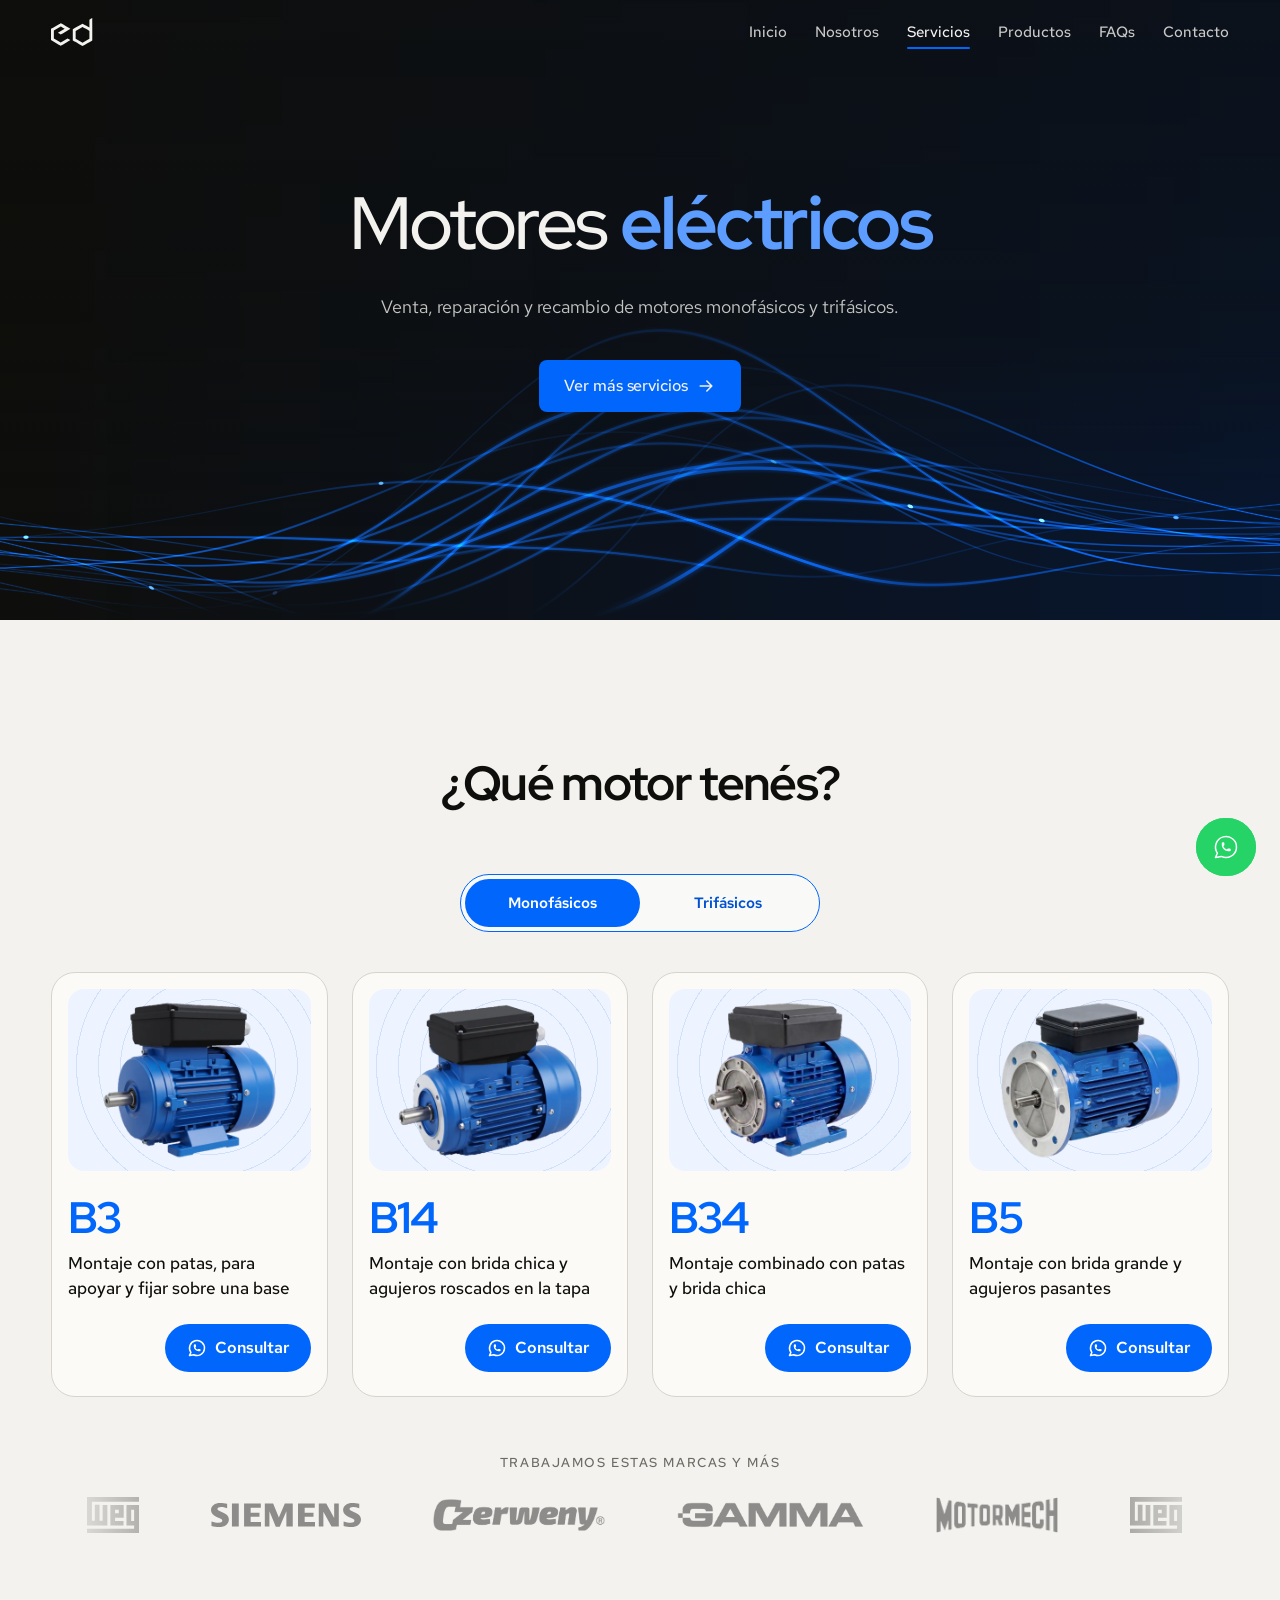
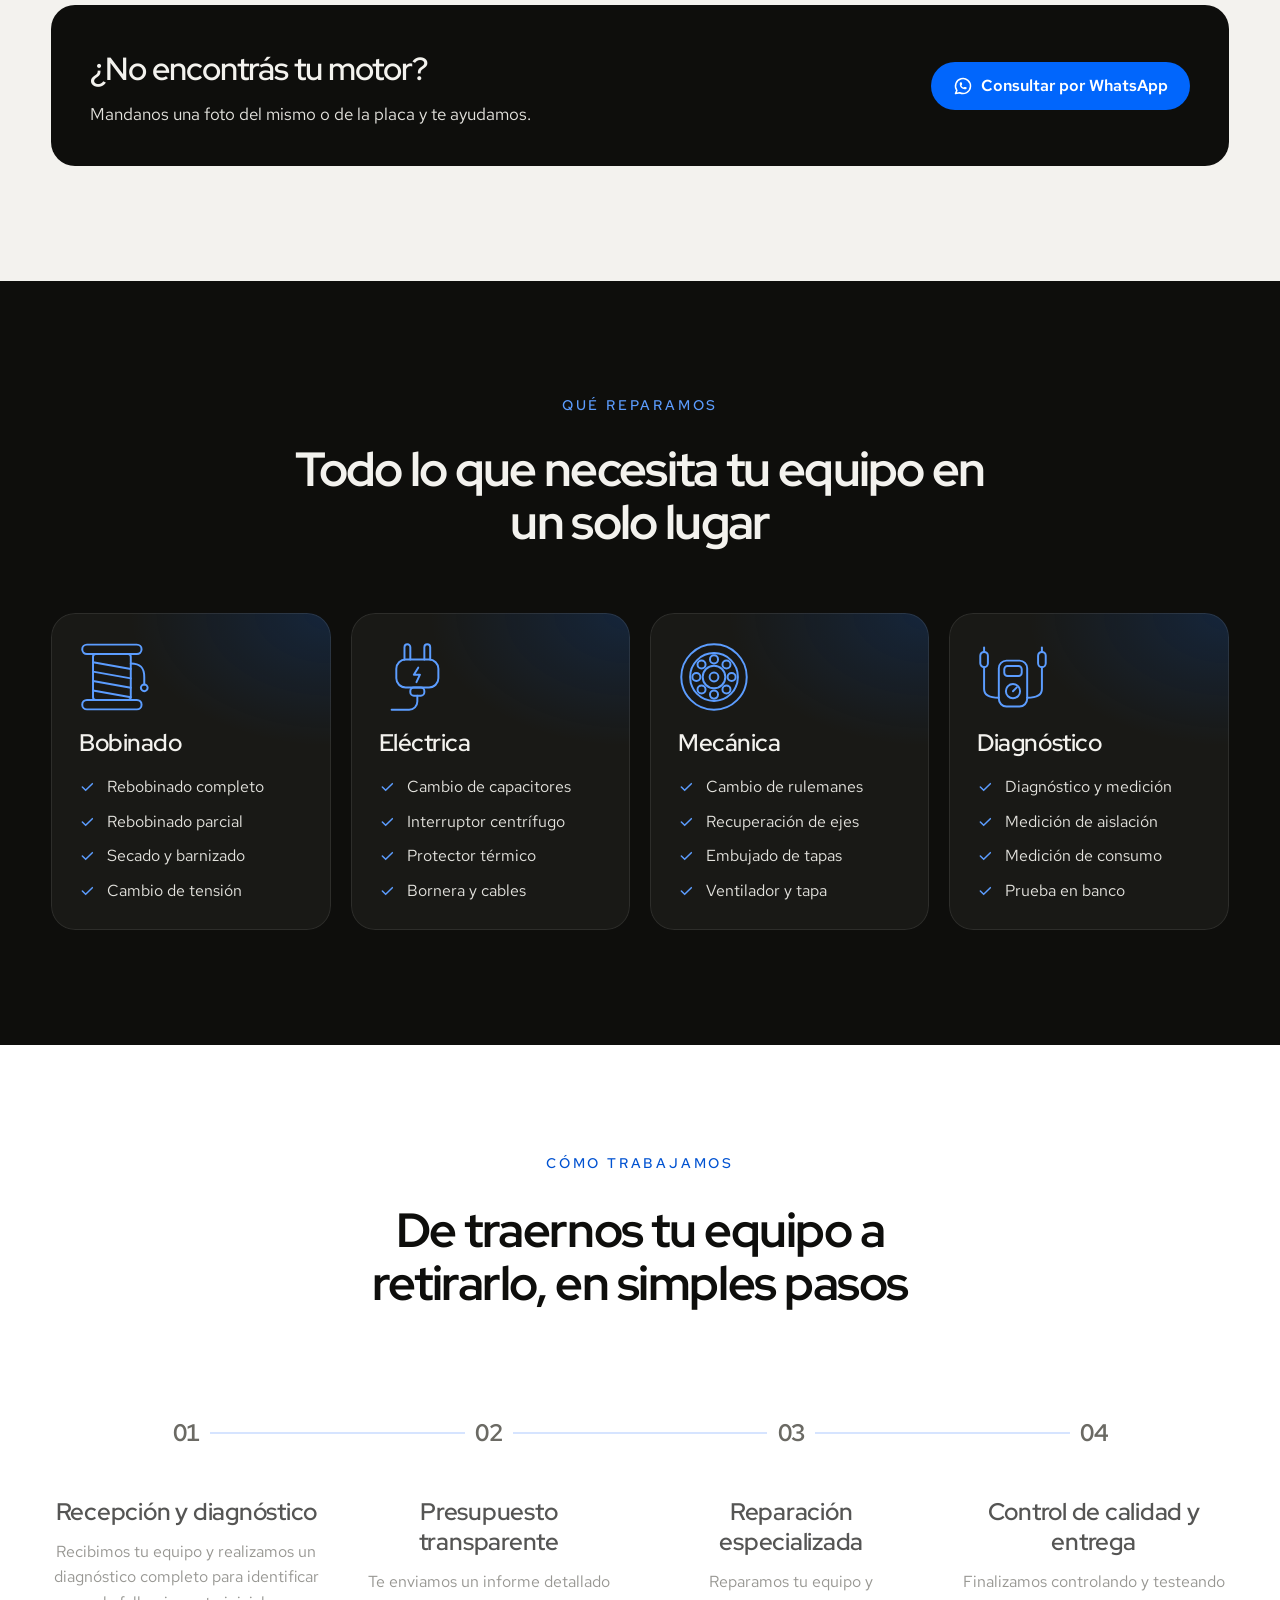
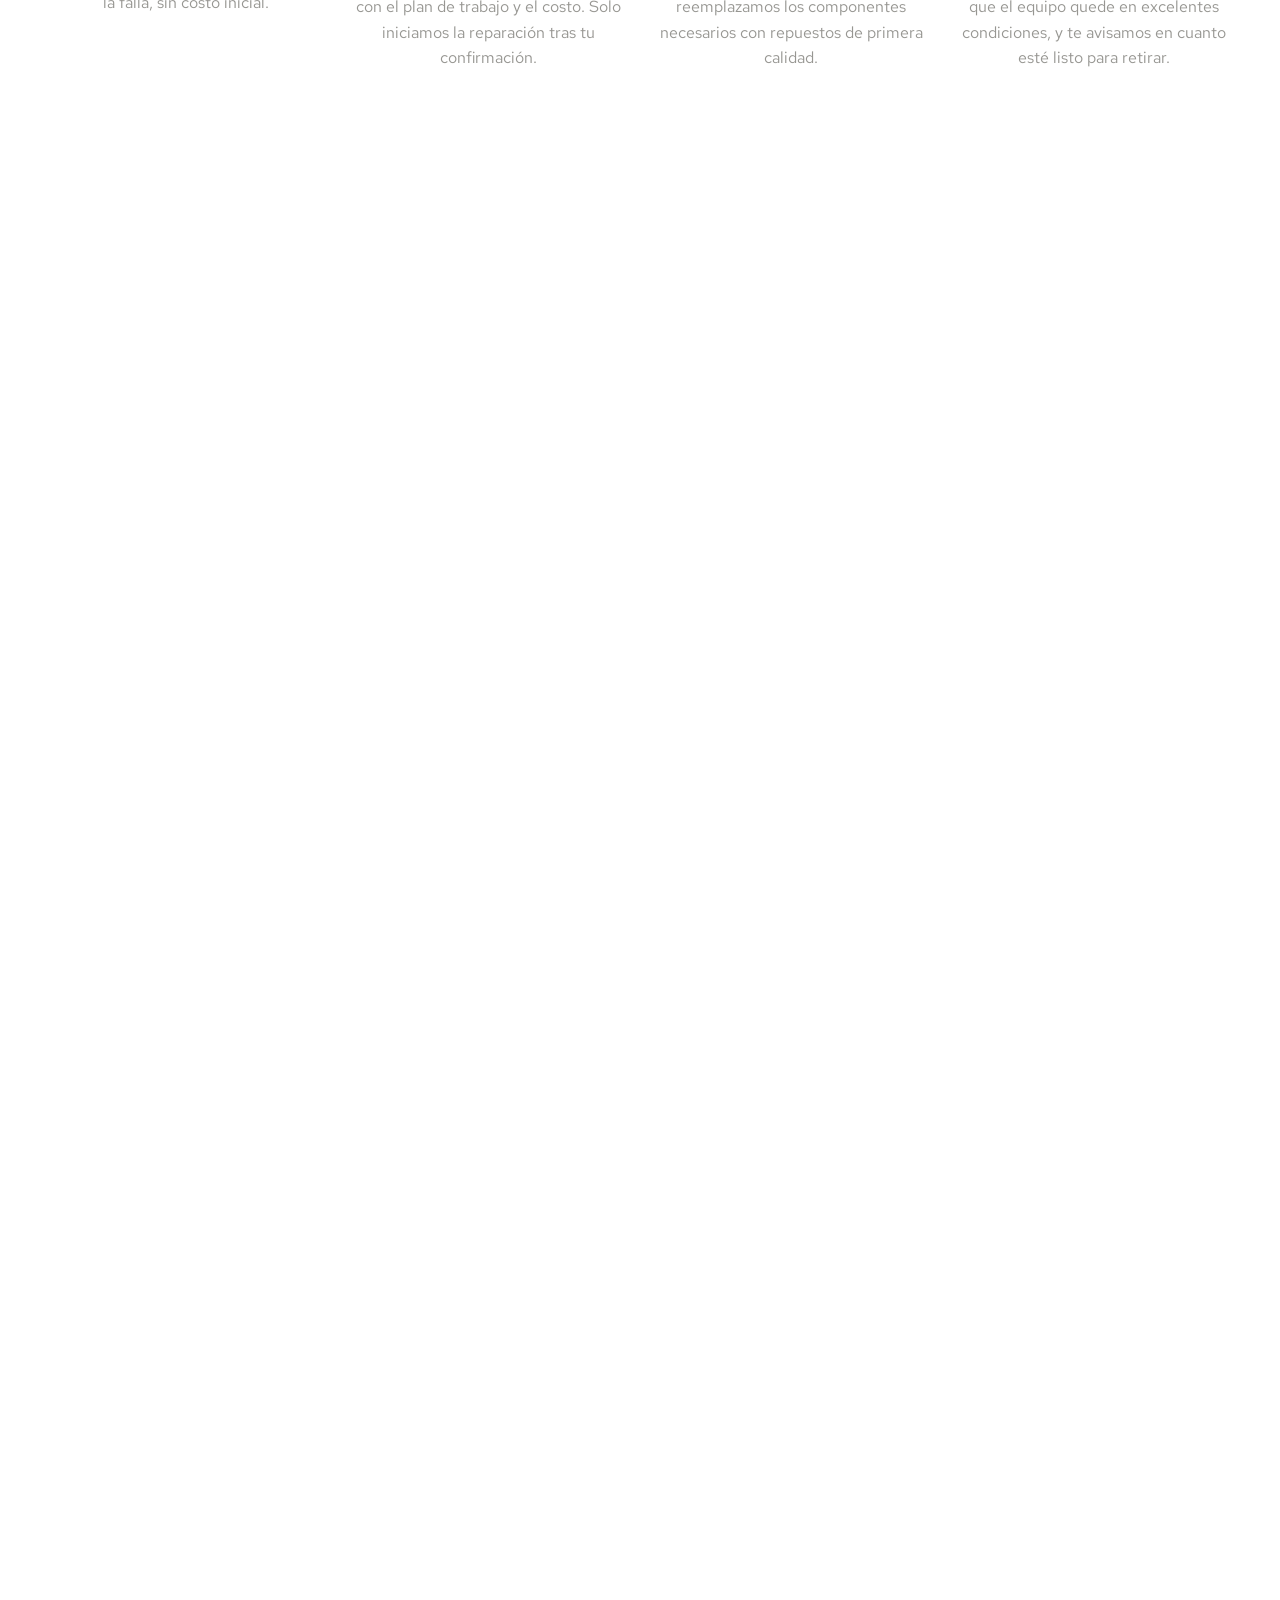
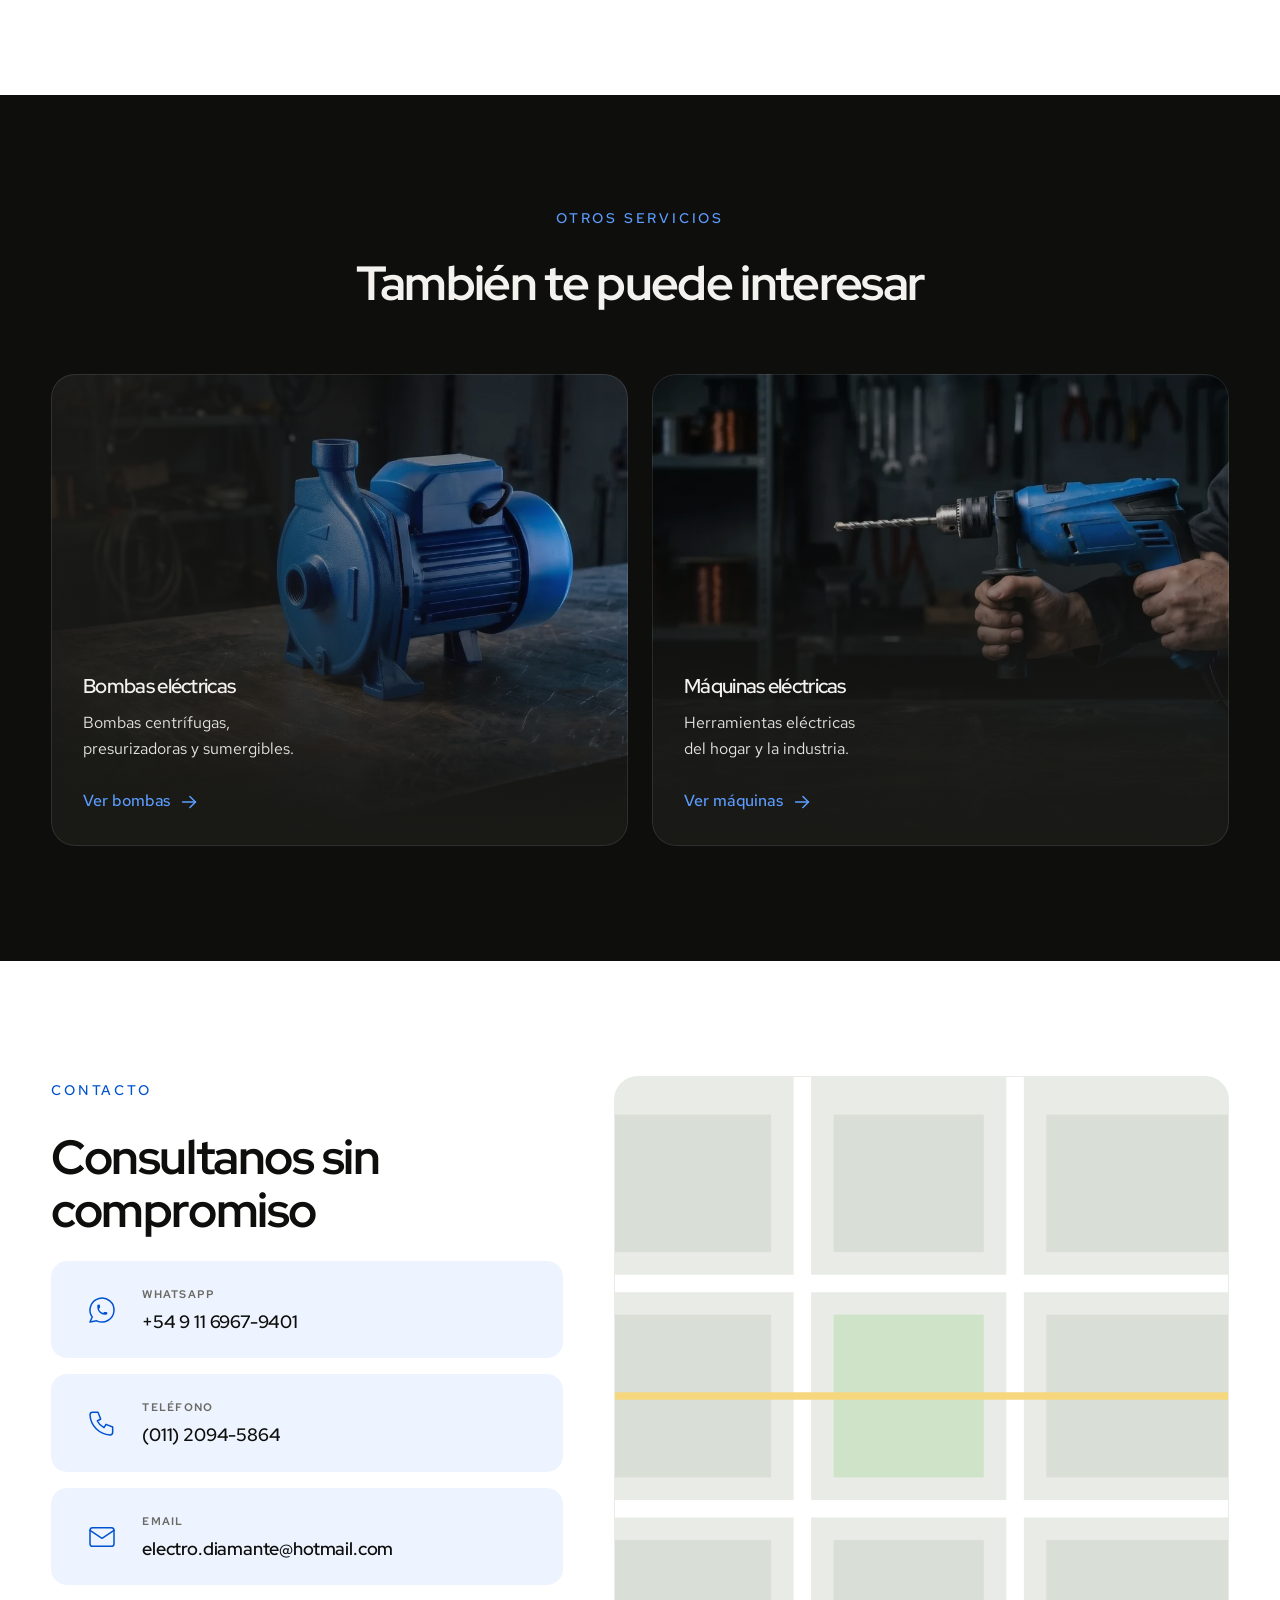
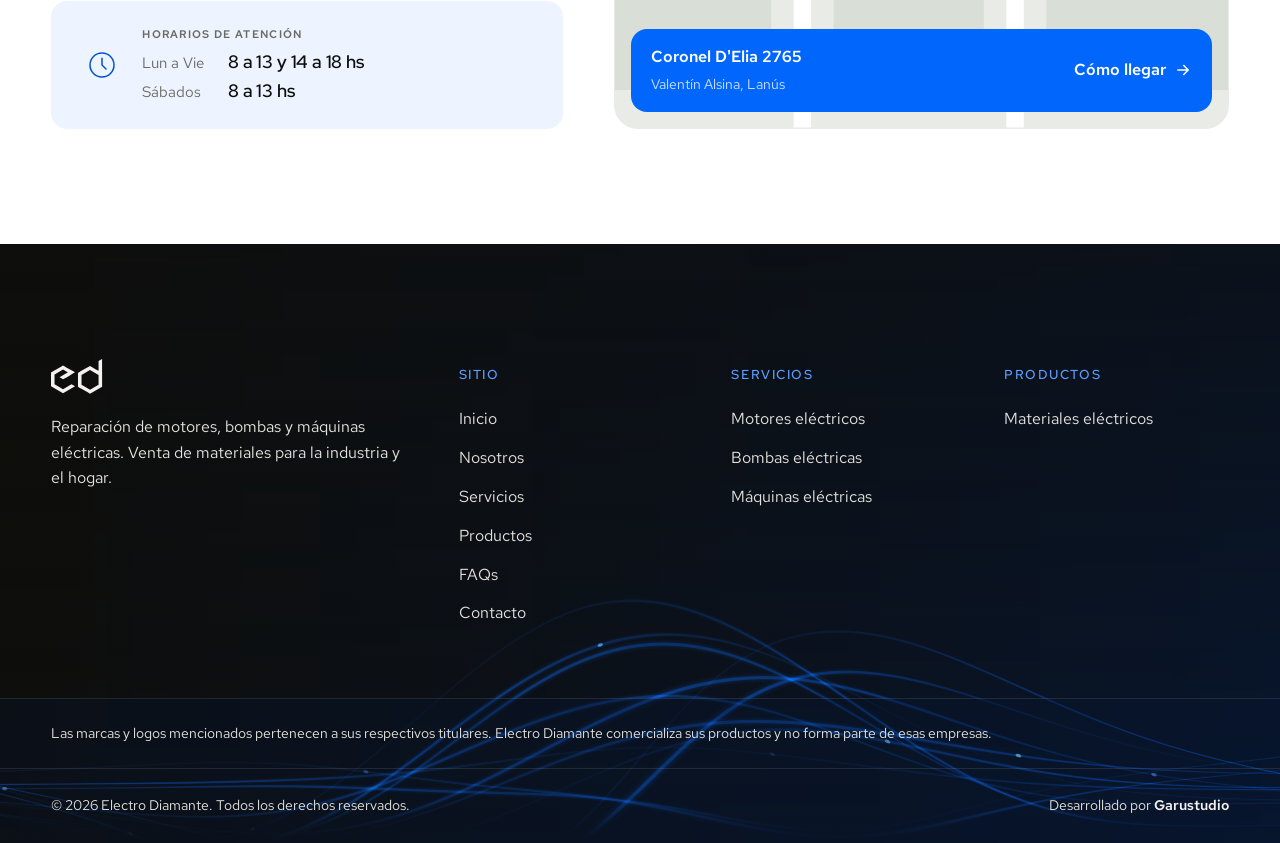
<file: motores-electricos.html>
<!doctype html>
<html lang="es">
<head>
  <meta charset="utf-8">
  <meta name="viewport" content="width=device-width, initial-scale=1">
  <title>Motores eléctricos: Electro Diamante</title>
  <link rel="canonical" href="https://electrodiamante.com.ar/motores-electricos.html">
  <meta name="description" content="Venta, reparación y recambio de motores monofásicos y trifásicos.">
  <meta name="theme-color" content="#0B0B0A">
  <meta property="og:url" content="https://electrodiamante.com.ar/motores-electricos.html">
  <meta property="og:title" content="Motores eléctricos: Electro Diamante">
  <meta property="og:description" content="Venta, reparación y recambio de motores monofásicos y trifásicos.">
  <meta property="og:type" content="website">
  <meta property="og:image" content="https://electrodiamante.com.ar/assets/img/og-image.png">
  <meta property="og:image:width" content="1200">
  <meta property="og:image:height" content="630">
  <meta property="og:image:alt" content="Electro Diamante: Tu solución eléctrica, de principio a fin">
  <meta name="twitter:card" content="summary_large_image">
  <script>document.documentElement.className+=" js";</script>
  <link rel="icon" href="assets/img/favicon.svg?v=20261224" type="image/svg+xml">
  <link rel="apple-touch-icon" href="assets/img/apple-touch-icon.png?v=20261224">
  <link rel="preconnect" href="https://fonts.googleapis.com">
  <link rel="preconnect" href="https://fonts.gstatic.com" crossorigin>
  <link rel="preload" as="style" href="https://fonts.googleapis.com/css2?family=Red+Hat+Display:wght@500;600;700;800&family=Red+Hat+Text:wght@300;400;500;600;700&display=swap" onload="this.onload=null;this.rel='stylesheet'">
  <noscript><link rel="stylesheet" href="https://fonts.googleapis.com/css2?family=Red+Hat+Display:wght@500;600;700;800&family=Red+Hat+Text:wght@300;400;500;600;700&display=swap"></noscript>
  <link rel="stylesheet" href="styles.css?v=20261224">
  <script src="config.js?v=20261224" defer></script>
  <link rel="stylesheet" href="hero-split.css?v=20261224">
  <link rel="stylesheet" href="hero-waves.css?v=20261224">
  <script src="hero-waves.js?v=20261224" defer></script>
  <script src="main.js?v=20261224" defer></script>
  <script>document.addEventListener("DOMContentLoaded",function(){initHeroWaves(".hero-split",{hShift:0,rightBias:0,waveY:0.16});initHeroWaves(".footer--grid",{hShift:0,rightBias:0,waveY:0.12,intensity:0.4,linesDesktop:12});});</script>
</head>
<body data-page-sec="servicios">
  <a class="skip-link" href="#main">Saltar al contenido</a>
  <header class="nav" id="top">
    <a class="brand" href="index.html" aria-label="Electro Diamante, inicio">
      <svg class="brand__logo" viewBox="0 0 19 13" fill="currentColor" aria-hidden="true"><path d="M17.3795 0.756C17.7715 0.508 18.2035 0.256 18.6755 0V0.0360003C18.6595 0.796 18.6555 1.596 18.6635 2.436C18.6715 3.268 18.6755 4.1 18.6755 4.932V10.152C17.9315 10.584 17.1915 11.008 16.4555 11.424C15.7275 11.848 14.9915 12.276 14.2475 12.708C13.7035 12.38 13.1555 12.056 12.6035 11.736C12.0595 11.416 11.5155 11.104 10.9715 10.8C10.7715 10.688 10.5795 10.58 10.3955 10.476C10.2195 10.372 10.0395 10.264 9.85547 10.152V5.076L10.9355 4.428C11.4955 4.1 12.0515 3.784 12.6035 3.48C13.1635 3.168 13.7235 2.86 14.2835 2.556C14.7875 2.844 15.2915 3.14 15.7955 3.444C16.3075 3.74 16.8355 4.032 17.3795 4.32V0.756ZM14.2475 4.032C13.7195 4.336 13.2035 4.636 12.6995 4.932C12.1955 5.228 11.6795 5.528 11.1515 5.832V9.396C11.6795 9.7 12.1995 10.004 12.7115 10.308C13.2315 10.612 13.7555 10.908 14.2835 11.196C14.7875 10.892 15.2955 10.592 15.8075 10.296C16.3275 10 16.8515 9.7 17.3795 9.396V5.832C16.8515 5.528 16.3275 5.224 15.8075 4.92C15.2955 4.616 14.7755 4.32 14.2475 4.032Z"/><path d="M8.784 4.88402C8.056 5.31602 7.328 5.74402 6.6 6.16802C5.872 6.58402 5.136 7.00802 4.392 7.44002C4.192 7.31202 3.984 7.18802 3.768 7.06802C3.56 6.94002 3.348 6.81202 3.132 6.68402C3.636 6.38002 4.144 6.08002 4.656 5.78402C5.176 5.48802 5.688 5.18802 6.192 4.88402C5.904 4.70002 5.608 4.52802 5.304 4.36802C5.008 4.20002 4.716 4.03602 4.428 3.87601C3.9 4.16402 3.376 4.46002 2.856 4.76402C2.344 5.06802 1.824 5.37202 1.296 5.67602V9.24002C1.824 9.54402 2.344 9.84402 2.856 10.14C3.376 10.436 3.888 10.736 4.392 11.04C4.92 10.736 5.436 10.436 5.94 10.14C6.444 9.84402 6.96 9.54402 7.488 9.24002L8.784 9.99602C8.056 10.428 7.328 10.852 6.6 11.268C5.872 11.684 5.136 12.1 4.392 12.516C3.664 12.1 2.936 11.68 2.208 11.256C1.48 10.832 0.744 10.412 0 9.99602V4.92002C0.616 4.56002 1.248 4.19602 1.896 3.82802C2.544 3.45202 3.184 3.08402 3.816 2.72402C3.904 2.66802 3.992 2.61202 4.08 2.55602C4.176 2.49202 4.268 2.44002 4.356 2.40002C4.412 2.38402 4.468 2.39601 4.524 2.43601C4.588 2.46801 4.664 2.50401 4.752 2.54401C5.424 2.94401 6.1 3.34002 6.78 3.73202C7.468 4.11602 8.136 4.50002 8.784 4.88402Z"/></svg>
    </a>
    <nav class="nav__links" id="menu" aria-label="Principal">
      <a href="index.html">Inicio</a>
      <a href="index.html#nosotros">Nosotros</a>
      <a href="index.html#servicios">Servicios</a>
      <a href="index.html#productos">Productos</a>
      <a href="index.html#faq">FAQs</a>
      <a href="#contacto">Contacto</a>
    </nav>
    <button class="nav__toggle" aria-controls="mmenu" aria-expanded="false" aria-label="Abrir menú"><span></span><span></span></button>

    <!-- Menú de celular y tablet -->
    <div class="mmenu" id="mmenu">
      <nav class="mmenu__list" aria-label="Menú">
        <a href="index.html" data-sec="top">Inicio</a>
        <a href="index.html#nosotros" data-sec="nosotros">Nosotros</a>
        <a href="index.html#servicios" data-sec="servicios">Servicios</a>
        <a href="index.html#productos" data-sec="productos">Productos</a>
        <a href="index.html#faq" data-sec="faq">FAQs</a>
        <a href="#contacto" data-sec="contacto">Contacto</a>
      </nav>
    </div>
  </header>

  <main id="main" tabindex="-1">
    <section class="hero-split hero-split--page" aria-labelledby="hs-title">
      <canvas class="hw-canvas" aria-hidden="true"></canvas>
      <div class="hw-overlay" aria-hidden="true"></div>
      <div class="hs-inner">
        <div class="hs-copy">
          <h1 class="hs-title" id="hs-title">
            <span>Motores <span class="hs-accent hs-inl">eléctricos</span></span>
          </h1>
          <p class="hs-lead"><span>Venta, reparación y recambio de motores monofásicos y trifásicos.</span></p>
          <div class="hs-actions">
            <a class="hs-btn hs-btn--primary" href="index.html#servicios">Ver más servicios<svg class="hs-btn-icon svc__arrow" viewBox="0 0 24 24" fill="none" stroke="currentColor" stroke-width="2" stroke-linecap="round" stroke-linejoin="round" aria-hidden="true"><path d="M5 12h14M13 6l6 6-6 6"/></svg></a>
          </div>
        </div>
      </div>
    </section>

    <section class="section">
      <div class="wrap pc-wrap">
        <div class="center-head">
          <h2 class="h2 h2--center reveal">¿Qué motor tenés?</h2>
        </div>
        <div class="pc-chips reveal" role="group" aria-label="Filtrar por tipo"><button class="pc-chip" type="button" aria-pressed="true" data-f="mono">Monofásicos</button><button class="pc-chip" type="button" aria-pressed="false" data-f="tri">Trifásicos</button></div>
        <div class="pc-grid">
          <article class="pc" data-c="mono">
            <div class="pc__media"><img src="assets/img/motores/m-b3.webp" alt="Motor eléctrico monofásico con montaje B3" width="960" height="720" loading="lazy" decoding="async"></div>
            <h3 class="pc__code">B3</h3>
            <p class="pc__desc">Montaje con patas, para apoyar y fijar sobre una base</p>
            <div class="pc__foot"><a class="pc__cta" href="https://wa.me/5491169679401?text=Hola%2C%20quiero%20consultar%20por%20la%20reparaci%C3%B3n%20de%20un%20motor%20monof%C3%A1sico%20B3." data-wa="Hola, quiero consultar por la reparación de un motor monofásico B3." target="_blank" rel="noopener" aria-label="Consultar por WhatsApp: motor monofásico B3"><svg viewBox="0 0 24 24" fill="none" stroke="currentColor" stroke-width="1.75" stroke-linecap="round" stroke-linejoin="round" aria-hidden="true"><path d="M3 21l1.65 -3.8a9 9 0 1 1 3.4 2.9l-5.05 .9"/><path d="M9 10a.5 .5 0 0 0 1 0v-1a.5 .5 0 0 0 -1 0v1a5 5 0 0 0 5 5h1a.5 .5 0 0 0 0 -1h-1a.5 .5 0 0 0 0 1"/></svg><span>Consultar</span></a></div>
          </article>
          <article class="pc" data-c="mono">
            <div class="pc__media"><img src="assets/img/motores/m-b14.webp" alt="Motor eléctrico monofásico con montaje B14" width="960" height="720" loading="lazy" decoding="async"></div>
            <h3 class="pc__code">B14</h3>
            <p class="pc__desc">Montaje con brida chica y agujeros roscados en la tapa</p>
            <div class="pc__foot"><a class="pc__cta" href="https://wa.me/5491169679401?text=Hola%2C%20quiero%20consultar%20por%20la%20reparaci%C3%B3n%20de%20un%20motor%20monof%C3%A1sico%20B14." data-wa="Hola, quiero consultar por la reparación de un motor monofásico B14." target="_blank" rel="noopener" aria-label="Consultar por WhatsApp: motor monofásico B14"><svg viewBox="0 0 24 24" fill="none" stroke="currentColor" stroke-width="1.75" stroke-linecap="round" stroke-linejoin="round" aria-hidden="true"><path d="M3 21l1.65 -3.8a9 9 0 1 1 3.4 2.9l-5.05 .9"/><path d="M9 10a.5 .5 0 0 0 1 0v-1a.5 .5 0 0 0 -1 0v1a5 5 0 0 0 5 5h1a.5 .5 0 0 0 0 -1h-1a.5 .5 0 0 0 0 1"/></svg><span>Consultar</span></a></div>
          </article>
          <article class="pc" data-c="mono">
            <div class="pc__media"><img src="assets/img/motores/m-b34.webp" alt="Motor eléctrico monofásico con montaje B34" width="960" height="720" loading="lazy" decoding="async"></div>
            <h3 class="pc__code">B34</h3>
            <p class="pc__desc">Montaje combinado con patas y brida chica</p>
            <div class="pc__foot"><a class="pc__cta" href="https://wa.me/5491169679401?text=Hola%2C%20quiero%20consultar%20por%20la%20reparaci%C3%B3n%20de%20un%20motor%20monof%C3%A1sico%20B34." data-wa="Hola, quiero consultar por la reparación de un motor monofásico B34." target="_blank" rel="noopener" aria-label="Consultar por WhatsApp: motor monofásico B34"><svg viewBox="0 0 24 24" fill="none" stroke="currentColor" stroke-width="1.75" stroke-linecap="round" stroke-linejoin="round" aria-hidden="true"><path d="M3 21l1.65 -3.8a9 9 0 1 1 3.4 2.9l-5.05 .9"/><path d="M9 10a.5 .5 0 0 0 1 0v-1a.5 .5 0 0 0 -1 0v1a5 5 0 0 0 5 5h1a.5 .5 0 0 0 0 -1h-1a.5 .5 0 0 0 0 1"/></svg><span>Consultar</span></a></div>
          </article>
          <article class="pc" data-c="mono">
            <div class="pc__media"><img src="assets/img/motores/m-b5.webp" alt="Motor eléctrico monofásico con montaje B5" width="960" height="720" loading="lazy" decoding="async"></div>
            <h3 class="pc__code">B5</h3>
            <p class="pc__desc">Montaje con brida grande y agujeros pasantes</p>
            <div class="pc__foot"><a class="pc__cta" href="https://wa.me/5491169679401?text=Hola%2C%20quiero%20consultar%20por%20la%20reparaci%C3%B3n%20de%20un%20motor%20monof%C3%A1sico%20B5." data-wa="Hola, quiero consultar por la reparación de un motor monofásico B5." target="_blank" rel="noopener" aria-label="Consultar por WhatsApp: motor monofásico B5"><svg viewBox="0 0 24 24" fill="none" stroke="currentColor" stroke-width="1.75" stroke-linecap="round" stroke-linejoin="round" aria-hidden="true"><path d="M3 21l1.65 -3.8a9 9 0 1 1 3.4 2.9l-5.05 .9"/><path d="M9 10a.5 .5 0 0 0 1 0v-1a.5 .5 0 0 0 -1 0v1a5 5 0 0 0 5 5h1a.5 .5 0 0 0 0 -1h-1a.5 .5 0 0 0 0 1"/></svg><span>Consultar</span></a></div>
          </article>
          <article class="pc" data-c="tri">
            <div class="pc__media"><img src="assets/img/motores/b3.webp" alt="Motor eléctrico trifásico con montaje B3" width="960" height="720" loading="lazy" decoding="async"></div>
            <h3 class="pc__code">B3</h3>
            <p class="pc__desc">Montaje con patas, para apoyar y fijar sobre una base</p>
            <div class="pc__foot"><a class="pc__cta" href="https://wa.me/5491169679401?text=Hola%2C%20quiero%20consultar%20por%20la%20reparaci%C3%B3n%20de%20un%20motor%20trif%C3%A1sico%20B3." data-wa="Hola, quiero consultar por la reparación de un motor trifásico B3." target="_blank" rel="noopener" aria-label="Consultar por WhatsApp: motor trifásico B3"><svg viewBox="0 0 24 24" fill="none" stroke="currentColor" stroke-width="1.75" stroke-linecap="round" stroke-linejoin="round" aria-hidden="true"><path d="M3 21l1.65 -3.8a9 9 0 1 1 3.4 2.9l-5.05 .9"/><path d="M9 10a.5 .5 0 0 0 1 0v-1a.5 .5 0 0 0 -1 0v1a5 5 0 0 0 5 5h1a.5 .5 0 0 0 0 -1h-1a.5 .5 0 0 0 0 1"/></svg><span>Consultar</span></a></div>
          </article>
          <article class="pc" data-c="tri">
            <div class="pc__media"><img src="assets/img/motores/b5.webp" alt="Motor eléctrico trifásico con montaje B5" width="960" height="720" loading="lazy" decoding="async"></div>
            <h3 class="pc__code">B5</h3>
            <p class="pc__desc">Montaje con brida grande y agujeros pasantes</p>
            <div class="pc__foot"><a class="pc__cta" href="https://wa.me/5491169679401?text=Hola%2C%20quiero%20consultar%20por%20la%20reparaci%C3%B3n%20de%20un%20motor%20trif%C3%A1sico%20B5." data-wa="Hola, quiero consultar por la reparación de un motor trifásico B5." target="_blank" rel="noopener" aria-label="Consultar por WhatsApp: motor trifásico B5"><svg viewBox="0 0 24 24" fill="none" stroke="currentColor" stroke-width="1.75" stroke-linecap="round" stroke-linejoin="round" aria-hidden="true"><path d="M3 21l1.65 -3.8a9 9 0 1 1 3.4 2.9l-5.05 .9"/><path d="M9 10a.5 .5 0 0 0 1 0v-1a.5 .5 0 0 0 -1 0v1a5 5 0 0 0 5 5h1a.5 .5 0 0 0 0 -1h-1a.5 .5 0 0 0 0 1"/></svg><span>Consultar</span></a></div>
          </article>
          <article class="pc" data-c="tri">
            <div class="pc__media"><img src="assets/img/motores/b14.webp" alt="Motor eléctrico trifásico con montaje B14" width="960" height="720" loading="lazy" decoding="async"></div>
            <h3 class="pc__code">B14</h3>
            <p class="pc__desc">Montaje con brida chica y agujeros roscados en la tapa</p>
            <div class="pc__foot"><a class="pc__cta" href="https://wa.me/5491169679401?text=Hola%2C%20quiero%20consultar%20por%20la%20reparaci%C3%B3n%20de%20un%20motor%20trif%C3%A1sico%20B14." data-wa="Hola, quiero consultar por la reparación de un motor trifásico B14." target="_blank" rel="noopener" aria-label="Consultar por WhatsApp: motor trifásico B14"><svg viewBox="0 0 24 24" fill="none" stroke="currentColor" stroke-width="1.75" stroke-linecap="round" stroke-linejoin="round" aria-hidden="true"><path d="M3 21l1.65 -3.8a9 9 0 1 1 3.4 2.9l-5.05 .9"/><path d="M9 10a.5 .5 0 0 0 1 0v-1a.5 .5 0 0 0 -1 0v1a5 5 0 0 0 5 5h1a.5 .5 0 0 0 0 -1h-1a.5 .5 0 0 0 0 1"/></svg><span>Consultar</span></a></div>
          </article>
          <article class="pc" data-c="tri">
            <div class="pc__media"><img src="assets/img/motores/b35.webp" alt="Motor eléctrico trifásico con montaje B35" width="960" height="720" loading="lazy" decoding="async"></div>
            <h3 class="pc__code">B35</h3>
            <p class="pc__desc">Montaje combinado con patas y brida grande</p>
            <div class="pc__foot"><a class="pc__cta" href="https://wa.me/5491169679401?text=Hola%2C%20quiero%20consultar%20por%20la%20reparaci%C3%B3n%20de%20un%20motor%20trif%C3%A1sico%20B35." data-wa="Hola, quiero consultar por la reparación de un motor trifásico B35." target="_blank" rel="noopener" aria-label="Consultar por WhatsApp: motor trifásico B35"><svg viewBox="0 0 24 24" fill="none" stroke="currentColor" stroke-width="1.75" stroke-linecap="round" stroke-linejoin="round" aria-hidden="true"><path d="M3 21l1.65 -3.8a9 9 0 1 1 3.4 2.9l-5.05 .9"/><path d="M9 10a.5 .5 0 0 0 1 0v-1a.5 .5 0 0 0 -1 0v1a5 5 0 0 0 5 5h1a.5 .5 0 0 0 0 -1h-1a.5 .5 0 0 0 0 1"/></svg><span>Consultar</span></a></div>
          </article>
          <article class="pc" data-c="tri">
            <div class="pc__media"><img src="assets/img/motores/b34.webp" alt="Motor eléctrico trifásico con montaje B34" width="960" height="720" loading="lazy" decoding="async"></div>
            <h3 class="pc__code">B34</h3>
            <p class="pc__desc">Montaje combinado con patas y brida chica</p>
            <div class="pc__foot"><a class="pc__cta" href="https://wa.me/5491169679401?text=Hola%2C%20quiero%20consultar%20por%20la%20reparaci%C3%B3n%20de%20un%20motor%20trif%C3%A1sico%20B34." data-wa="Hola, quiero consultar por la reparación de un motor trifásico B34." target="_blank" rel="noopener" aria-label="Consultar por WhatsApp: motor trifásico B34"><svg viewBox="0 0 24 24" fill="none" stroke="currentColor" stroke-width="1.75" stroke-linecap="round" stroke-linejoin="round" aria-hidden="true"><path d="M3 21l1.65 -3.8a9 9 0 1 1 3.4 2.9l-5.05 .9"/><path d="M9 10a.5 .5 0 0 0 1 0v-1a.5 .5 0 0 0 -1 0v1a5 5 0 0 0 5 5h1a.5 .5 0 0 0 0 -1h-1a.5 .5 0 0 0 0 1"/></svg><span>Consultar</span></a></div>
          </article>
        </div>
        <div class="brands reveal pc-brands">
          <p class="brands__label">Trabajamos estas marcas y más</p>
          <div class="brands__mask">
            <ul class="brands__track" aria-label="Marcas que reparamos"><li class="brands__item"><img loading="lazy" class="brands__logo" src="assets/img/brands/weg.svg" alt="WEG" height="26" decoding="async"></li><li class="brands__item"><img loading="lazy" class="brands__logo" src="assets/img/brands/siemens.svg" alt="Siemens" height="26" decoding="async"></li><li class="brands__item"><img loading="lazy" class="brands__logo" src="assets/img/brands/czerweny.webp" alt="Czerweny" height="26" decoding="async"></li><li class="brands__item"><img loading="lazy" class="brands__logo" src="assets/img/brands/gamma.webp" alt="Gamma" height="26" decoding="async"></li><li class="brands__item"><img loading="lazy" class="brands__logo" src="assets/img/brands/motormech.webp" alt="Motormech" height="26" decoding="async"></li><li class="brands__item" aria-hidden="true"><img loading="lazy" class="brands__logo" src="assets/img/brands/weg.svg" alt="" height="26" decoding="async"></li><li class="brands__item" aria-hidden="true"><img loading="lazy" class="brands__logo" src="assets/img/brands/siemens.svg" alt="" height="26" decoding="async"></li><li class="brands__item" aria-hidden="true"><img loading="lazy" class="brands__logo" src="assets/img/brands/czerweny.webp" alt="" height="26" decoding="async"></li><li class="brands__item" aria-hidden="true"><img loading="lazy" class="brands__logo" src="assets/img/brands/gamma.webp" alt="" height="26" decoding="async"></li><li class="brands__item" aria-hidden="true"><img loading="lazy" class="brands__logo" src="assets/img/brands/motormech.webp" alt="" height="26" decoding="async"></li></ul>
          </div>
        </div>
        <div class="pc-more reveal">
          <div>
            <h3>¿No encontrás tu motor?</h3>
            <p>Mandanos una foto del mismo o de la placa y te ayudamos.</p>
          </div>
          <a class="pc__cta" href="https://wa.me/5491169679401?text=Hola%2C%20no%20encuentro%20mi%20motor%20en%20la%20web.%20Les%20paso%20una%20foto%20para%20consultar." data-wa="Hola, no encuentro mi motor en la web. Les paso una foto para consultar." target="_blank" rel="noopener"><svg viewBox="0 0 24 24" fill="none" stroke="currentColor" stroke-width="1.75" stroke-linecap="round" stroke-linejoin="round" aria-hidden="true"><path d="M3 21l1.65 -3.8a9 9 0 1 1 3.4 2.9l-5.05 .9"/><path d="M9 10a.5 .5 0 0 0 1 0v-1a.5 .5 0 0 0 -1 0v1a5 5 0 0 0 5 5h1a.5 .5 0 0 0 0 -1h-1a.5 .5 0 0 0 0 1"/></svg><span>Consultar por WhatsApp</span></a>
        </div>
      </div>
    </section>

    <section class="section section--ink">
      <div class="wrap">
        <div class="center-head">
          <p class="label pill pill--plain reveal"><span class="pill__txt">Qué reparamos</span></p>
          <h2 class="h2 h2--center reveal">Todo lo que necesita tu equipo en un solo lugar</h2>
        </div>
        <div class="rp-grid">
          <article class="rp reveal">
            <span class="rp__ico"><svg viewBox="7.6 5.3 53.4 53.4" fill="none" stroke="currentColor" stroke-width="1.46" stroke-linecap="round" stroke-linejoin="round" aria-hidden="true"><rect x="10" y="8" width="44" height="7" rx="3.5"/><rect x="10" y="49" width="44" height="7" rx="3.5"/><rect x="18" y="15" width="28" height="34" rx="2"/><path d="M18 21 L46 26"/><path d="M18 28 L46 33"/><path d="M18 35 L46 40"/><path d="M18 42 L46 47"/><path d="M46 22c8 0 10 4 10 10v5.5"/><circle cx="56" cy="40" r="2.5"/></svg></span>
            <h3>Bobinado</h3>
            <ul><li><svg viewBox="0 0 24 24" fill="none" stroke="currentColor" stroke-width="2" stroke-linecap="round" stroke-linejoin="round" aria-hidden="true"><path d="M5 12l5 5l10 -10"/></svg>Rebobinado completo</li><li><svg viewBox="0 0 24 24" fill="none" stroke="currentColor" stroke-width="2" stroke-linecap="round" stroke-linejoin="round" aria-hidden="true"><path d="M5 12l5 5l10 -10"/></svg>Rebobinado parcial</li><li><svg viewBox="0 0 24 24" fill="none" stroke="currentColor" stroke-width="2" stroke-linecap="round" stroke-linejoin="round" aria-hidden="true"><path d="M5 12l5 5l10 -10"/></svg>Secado y barnizado</li><li><svg viewBox="0 0 24 24" fill="none" stroke="currentColor" stroke-width="2" stroke-linecap="round" stroke-linejoin="round" aria-hidden="true"><path d="M5 12l5 5l10 -10"/></svg>Cambio de tensión</li></ul>
          </article>
          <article class="rp reveal">
            <span class="rp__ico"><svg viewBox="-0.8 1.2 61.6 61.6" fill="none" stroke="currentColor" stroke-width="1.68" stroke-linecap="round" stroke-linejoin="round" aria-hidden="true"><path d="M21 17V6.5a2.5 2.5 0 0 1 5 0V17"/><path d="M38 17V6.5a2.5 2.5 0 0 1 5 0V17"/><rect x="14" y="17" width="36" height="24" rx="8"/><rect x="26" y="41" width="12" height="7" rx="3"/><path d="M32.75 24L29 30h5.25l-3 6.4"/><path d="M32 48v5a7 7 0 0 1-7 7H10"/></svg></span>
            <h3>Eléctrica</h3>
            <ul><li><svg viewBox="0 0 24 24" fill="none" stroke="currentColor" stroke-width="2" stroke-linecap="round" stroke-linejoin="round" aria-hidden="true"><path d="M5 12l5 5l10 -10"/></svg>Cambio de capacitores</li><li><svg viewBox="0 0 24 24" fill="none" stroke="currentColor" stroke-width="2" stroke-linecap="round" stroke-linejoin="round" aria-hidden="true"><path d="M5 12l5 5l10 -10"/></svg>Interruptor centrífugo</li><li><svg viewBox="0 0 24 24" fill="none" stroke="currentColor" stroke-width="2" stroke-linecap="round" stroke-linejoin="round" aria-hidden="true"><path d="M5 12l5 5l10 -10"/></svg>Protector térmico</li><li><svg viewBox="0 0 24 24" fill="none" stroke="currentColor" stroke-width="2" stroke-linecap="round" stroke-linejoin="round" aria-hidden="true"><path d="M5 12l5 5l10 -10"/></svg>Bornera y cables</li></ul>
          </article>
          <article class="rp reveal">
            <span class="rp__ico"><svg viewBox="3.4 3.4 57.2 57.2" fill="none" stroke="currentColor" stroke-width="1.56" stroke-linecap="round" stroke-linejoin="round" aria-hidden="true"><circle cx="32" cy="32" r="26"/><circle cx="32" cy="32" r="19"/><circle cx="32" cy="32" r="9"/><circle cx="32" cy="32" r="3.5"/><circle cx="46.0" cy="32.0" r="3.2"/><circle cx="41.9" cy="41.9" r="3.2"/><circle cx="32.0" cy="46.0" r="3.2"/><circle cx="22.1" cy="41.9" r="3.2"/><circle cx="18.0" cy="32.0" r="3.2"/><circle cx="22.1" cy="22.1" r="3.2"/><circle cx="32.0" cy="18.0" r="3.2"/><circle cx="41.9" cy="22.1" r="3.2"/></svg></span>
            <h3>Mecánica</h3>
            <ul><li><svg viewBox="0 0 24 24" fill="none" stroke="currentColor" stroke-width="2" stroke-linecap="round" stroke-linejoin="round" aria-hidden="true"><path d="M5 12l5 5l10 -10"/></svg>Cambio de rulemanes</li><li><svg viewBox="0 0 24 24" fill="none" stroke="currentColor" stroke-width="2" stroke-linecap="round" stroke-linejoin="round" aria-hidden="true"><path d="M5 12l5 5l10 -10"/></svg>Recuperación de ejes</li><li><svg viewBox="0 0 24 24" fill="none" stroke="currentColor" stroke-width="2" stroke-linecap="round" stroke-linejoin="round" aria-hidden="true"><path d="M5 12l5 5l10 -10"/></svg>Embujado de tapas</li><li><svg viewBox="0 0 24 24" fill="none" stroke="currentColor" stroke-width="2" stroke-linecap="round" stroke-linejoin="round" aria-hidden="true"><path d="M5 12l5 5l10 -10"/></svg>Ventilador y tapa</li></ul>
          </article>
          <article class="rp reveal">
            <span class="rp__ico"><svg viewBox="-1.0 -4.0 66.0 66.0" fill="none" stroke="currentColor" stroke-width="1.80" stroke-linecap="round" stroke-linejoin="round" aria-hidden="true"><rect x="19" y="14" width="26" height="42" rx="7"/><rect x="24" y="19" width="16" height="9" rx="3"/><circle cx="32" cy="42" r="6.5"/><path d="M32 42l3.5-3.5"/><rect x="2" y="6" width="7" height="14" rx="3.5"/><path d="M5.5 6V2"/><path d="M5.5 20v20c0 6 5 8 13.5 8"/><rect x="55" y="6" width="7" height="14" rx="3.5"/><path d="M58.5 6V2"/><path d="M58.5 20v20c0 6-5 8-13.5 8"/></svg></span>
            <h3>Diagnóstico</h3>
            <ul><li><svg viewBox="0 0 24 24" fill="none" stroke="currentColor" stroke-width="2" stroke-linecap="round" stroke-linejoin="round" aria-hidden="true"><path d="M5 12l5 5l10 -10"/></svg>Diagnóstico y medición</li><li><svg viewBox="0 0 24 24" fill="none" stroke="currentColor" stroke-width="2" stroke-linecap="round" stroke-linejoin="round" aria-hidden="true"><path d="M5 12l5 5l10 -10"/></svg>Medición de aislación</li><li><svg viewBox="0 0 24 24" fill="none" stroke="currentColor" stroke-width="2" stroke-linecap="round" stroke-linejoin="round" aria-hidden="true"><path d="M5 12l5 5l10 -10"/></svg>Medición de consumo</li><li><svg viewBox="0 0 24 24" fill="none" stroke="currentColor" stroke-width="2" stroke-linecap="round" stroke-linejoin="round" aria-hidden="true"><path d="M5 12l5 5l10 -10"/></svg>Prueba en banco</li></ul>
          </article>
        </div>
      </div>
    </section>

    <section class="section how" id="como">
      <div class="wrap hw__grid">
        <div class="hw__head">
          <p class="label pill pill--plain reveal"><span class="pill__txt">Cómo trabajamos</span></p>
          <h2 class="h2 reveal">De traernos tu equipo a retirarlo, en simples pasos</h2>
        </div>
        <ol class="hw-list"><span class="hw-tip" aria-hidden="true"></span>
            <li class="hw">
              <div class="hw__rail"><span class="hw__ico" aria-hidden="true">01</span><span class="hw__line" aria-hidden="true"></span></div>
              <div class="hw__body"><h3>Recepción y diagnóstico</h3><p>Recibimos tu equipo y realizamos un diagnóstico completo para identificar la falla, sin costo inicial.</p></div>
            </li>
            <li class="hw">
              <div class="hw__rail"><span class="hw__ico" aria-hidden="true">02</span><span class="hw__line" aria-hidden="true"></span></div>
              <div class="hw__body"><h3>Presupuesto transparente</h3><p>Te enviamos un informe detallado con el plan de trabajo y el costo. Solo iniciamos la reparación tras tu confirmación.</p></div>
            </li>
            <li class="hw">
              <div class="hw__rail"><span class="hw__ico" aria-hidden="true">03</span><span class="hw__line" aria-hidden="true"></span></div>
              <div class="hw__body"><h3>Reparación especializada</h3><p>Reparamos tu equipo y reemplazamos los componentes necesarios con repuestos de primera calidad.</p></div>
            </li>
            <li class="hw">
              <div class="hw__rail"><span class="hw__ico" aria-hidden="true">04</span></div>
              <div class="hw__body"><h3>Control de calidad y entrega</h3><p>Finalizamos controlando y testeando que el equipo quede en excelentes condiciones, y te avisamos en cuanto esté listo para retirar.</p></div>
            </li>
        </ol>
      </div>
    </section>

    <section class="section section--ink otros" id="servicios">
      <div class="wrap">
        <div class="center-head">
          <p class="label pill pill--plain reveal"><span class="pill__txt">Otros servicios</span></p>
          <h2 class="h2 h2--center reveal">También te puede interesar</h2>
        </div>
        <div class="svc svc--2">
<article class="svc__item svc__item--photo reveal" id="svc-bombas">
            <div class="svc__photo" aria-hidden="true"><img src="assets/img/servicios/bombas-taller.webp" alt="" width="1600" height="893" loading="lazy" decoding="async"></div>
            <svg class="svc__icon" viewBox="0 0 64 64" aria-hidden="true"><circle cx="30" cy="36" r="15"/><g class="impeller"><circle cx="30" cy="36" r="4"/><path d="M30 32v-6M33.5 38l5.2 3M26.5 38l-5.2 3"/></g><path d="M30 21v-9h14"/><rect x="44" y="8" width="5" height="8" rx="2"/><path d="M45 36h9"/><rect x="54" y="31" width="5" height="10" rx="2"/><path d="M21 47l-4 5M39 47l4 5"/><rect x="10" y="52" width="40" height="5" rx="2.5"/></svg>
            <h3>Bombas eléctricas</h3>
            <p>Bombas centrífugas,<br>presurizadoras y sumergibles.</p>
            <a class="btn btn--small svc__btn" href="bombas-electricas.html">Ver bombas <svg class="svc__arrow" viewBox="0 0 24 24" fill="none" stroke="currentColor" stroke-width="2" stroke-linecap="round" stroke-linejoin="round" aria-hidden="true"><path d="M5 12l14 0"/><path d="M13 18l6 -6"/><path d="M13 6l6 6"/></svg></a>
          </article>
<article class="svc__item svc__item--photo reveal" id="svc-maquinas">
            <div class="svc__photo" aria-hidden="true"><picture><source media="(min-width: 1100px)" srcset="assets/img/servicios/maquinas-taller-wide.webp" width="1600" height="823"><img src="assets/img/servicios/maquinas-taller.webp" alt="" width="1600" height="856" loading="lazy" decoding="async"></picture></div>
            <svg class="svc__icon svc__icon--drill" viewBox="0 0 64 64" aria-hidden="true"><rect x="8" y="12" width="34" height="18" rx="6"/><path d="M15 17v8M20 17v8M25 17v8"/><rect x="42" y="16" width="8" height="10" rx="2"/><path class="bit" d="M50 21h11"/><path d="M17 30l-3 22h14l3-22"/><rect x="10" y="52" width="22" height="6" rx="2"/><rect x="33" y="30" width="4" height="8" rx="2"/></svg>
            <h3>Máquinas eléctricas</h3>
            <p>Herramientas eléctricas<br>del hogar y la industria.</p>
            <a class="btn btn--small svc__btn" href="maquinas-electricas.html">Ver máquinas <svg class="svc__arrow" viewBox="0 0 24 24" fill="none" stroke="currentColor" stroke-width="2" stroke-linecap="round" stroke-linejoin="round" aria-hidden="true"><path d="M5 12l14 0"/><path d="M13 18l6 -6"/><path d="M13 6l6 6"/></svg></a>
          </article>
        </div>
      </div>
    </section>

    <section class="section ct" id="contacto">
      <div class="wrap ct__grid">
        <div class="ct__head">
          <p class="label pill pill--plain reveal"><span class="pill__txt">Contacto</span></p>
          <h2 class="h2 reveal">Consultanos sin compromiso</h2>
        </div>
        <ul class="ct__list">
          <li class="reveal"><a class="ct-row" data-wa="Hola Electro Diamante, quiero hacer una consulta." href="https://wa.me/5491169679401?text=Hola%20Electro%20Diamante%2C%20quiero%20hacer%20una%20consulta." target="_blank" rel="noopener" aria-label="Escribir por WhatsApp"><span class="ct-ico"><svg viewBox="0 0 24 24" fill="none" stroke="currentColor" stroke-width="1.75" stroke-linecap="round" stroke-linejoin="round" aria-hidden="true"><path d="M3 21l1.65 -3.8a9 9 0 1 1 3.4 2.9l-5.05 .9"/><path d="M9 10a.5 .5 0 0 0 1 0v-1a.5 .5 0 0 0 -1 0v1a5 5 0 0 0 5 5h1a.5 .5 0 0 0 0 -1h-1a.5 .5 0 0 0 0 1"/></svg></span><span><span class="ct-lbl">WhatsApp</span><span class="ct-val">+54 9 11 6967-9401</span></span></a></li>
          <li class="reveal"><a class="ct-row" data-tel href="tel:+541120945864" aria-label="Llamar al local"><span class="ct-ico"><svg viewBox="0 0 24 24" fill="none" stroke="currentColor" stroke-width="2" stroke-linecap="round" stroke-linejoin="round" aria-hidden="true"><path d="M5 4h4l2 5l-2.5 1.5a11 11 0 0 0 5 5l1.5 -2.5l5 2v4a2 2 0 0 1 -2 2a16 16 0 0 1 -15 -15a2 2 0 0 1 2 -2"/></svg></span><span><span class="ct-lbl">Teléfono</span><span class="ct-val" data-phone>(011) 2094-5864</span></span></a></li>
          <li class="reveal"><a class="ct-row footer__mail" href="mailto:electro.diamante@hotmail.com" aria-label="Escribir un email"><span class="ct-ico"><svg viewBox="0 0 24 24" fill="none" stroke="currentColor" stroke-width="2" stroke-linecap="round" stroke-linejoin="round" aria-hidden="true"><path d="M3 7a2 2 0 0 1 2 -2h14a2 2 0 0 1 2 2v10a2 2 0 0 1 -2 2h-14a2 2 0 0 1 -2 -2v-10z"/><path d="M3 7l9 6l9 -6"/></svg></span><span><span class="ct-lbl">Email</span><span class="ct-val ct-val--mail" data-email-text>electro.diamante<wbr>@hotmail.com</span></span></a></li>
          <li class="reveal"><div class="ct-row"><span class="ct-ico"><svg viewBox="0 0 24 24" fill="none" stroke="currentColor" stroke-width="2" stroke-linecap="round" stroke-linejoin="round" aria-hidden="true"><path d="M3 12a9 9 0 1 0 18 0a9 9 0 0 0 -18 0"/><path d="M12 7v5l3 3"/></svg></span><span><span class="ct-lbl">Horarios de atención</span><span class="ct-hours"><span class="ct-hd">Lun a Vie</span><span class="ct-val">8 a 13 y 14 a 18 hs</span><span class="ct-hd">Sábados</span><span class="ct-val">8 a 13 hs</span></span></span></div></li>
        </ul>
        <a class="ct__map reveal" href="https://www.google.com/maps/dir/?api=1&amp;destination=Coronel+D%27Elia+2765,+Valent%C3%ADn+Alsina,+Buenos+Aires" target="_blank" rel="noopener" aria-label="Cómo llegar a Electro Diamante, Coronel D'Elia 2765, Valentín Alsina (se abre en Google Maps)"><svg class="ct__mapbg" viewBox="0 0 600 520" preserveAspectRatio="xMidYMid slice" aria-hidden="true"><rect width="600" height="520" fill="#E8EBE6"/><g fill="#D9DED6"><rect x="30" y="30" width="150" height="110"/><rect x="230" y="30" width="120" height="110"/><rect x="400" y="30" width="170" height="110"/><rect x="30" y="190" width="150" height="130"/><rect x="400" y="190" width="170" height="130"/><rect x="30" y="370" width="150" height="120"/><rect x="230" y="370" width="120" height="120"/><rect x="400" y="370" width="170" height="120"/></g><rect x="230" y="190" width="120" height="130" fill="#CFE3C8"/><g stroke="#fff" stroke-width="14" fill="none"><path d="M0 165H600M0 345H600M205 0V520M375 0V520"/></g><g stroke="#F6D77E" stroke-width="6" fill="none"><path d="M0 255H600"/></g></svg><iframe class="ct__frame" tabindex="-1" aria-hidden="true" title="Mapa: Electro Diamante, Coronel D'Elia 2765, Valentín Alsina" referrerpolicy="no-referrer-when-downgrade" src="https://maps.google.com/maps?q=Coronel+D%27Elia+2765,+Valent%C3%ADn+Alsina,+Buenos+Aires&amp;z=16&amp;hl=es&amp;output=embed"></iframe><div class="ct__ov"><div class="ct__addr"><b data-address>Coronel D'Elia 2765</b><span data-locality>Valentín Alsina, Lanús</span></div><span class="ct__go">Cómo llegar <svg viewBox="0 0 24 24" width="18" height="18" fill="none" stroke="currentColor" stroke-width="2" stroke-linecap="round" stroke-linejoin="round" aria-hidden="true"><path d="M5 12h14M13 6l6 6-6 6"/></svg></span></div></a>
      </div>
    </section>

  </main>

  <footer class="footer footer--grid">
    <canvas class="hw-canvas" aria-hidden="true"></canvas>
    <div class="hw-overlay" aria-hidden="true"></div>
    <div class="wrap footer__main">
      <div class="footer__about">
        <a class="brand brand--light footer__brand" href="#top" aria-label="Electro Diamante, volver al inicio">
          <svg class="brand__logo" viewBox="0 0 19 13" fill="currentColor" aria-hidden="true"><path d="M17.3795 0.756C17.7715 0.508 18.2035 0.256 18.6755 0V0.0360003C18.6595 0.796 18.6555 1.596 18.6635 2.436C18.6715 3.268 18.6755 4.1 18.6755 4.932V10.152C17.9315 10.584 17.1915 11.008 16.4555 11.424C15.7275 11.848 14.9915 12.276 14.2475 12.708C13.7035 12.38 13.1555 12.056 12.6035 11.736C12.0595 11.416 11.5155 11.104 10.9715 10.8C10.7715 10.688 10.5795 10.58 10.3955 10.476C10.2195 10.372 10.0395 10.264 9.85547 10.152V5.076L10.9355 4.428C11.4955 4.1 12.0515 3.784 12.6035 3.48C13.1635 3.168 13.7235 2.86 14.2835 2.556C14.7875 2.844 15.2915 3.14 15.7955 3.444C16.3075 3.74 16.8355 4.032 17.3795 4.32V0.756ZM14.2475 4.032C13.7195 4.336 13.2035 4.636 12.6995 4.932C12.1955 5.228 11.6795 5.528 11.1515 5.832V9.396C11.6795 9.7 12.1995 10.004 12.7115 10.308C13.2315 10.612 13.7555 10.908 14.2835 11.196C14.7875 10.892 15.2955 10.592 15.8075 10.296C16.3275 10 16.8515 9.7 17.3795 9.396V5.832C16.8515 5.528 16.3275 5.224 15.8075 4.92C15.2955 4.616 14.7755 4.32 14.2475 4.032Z"/><path d="M8.784 4.88402C8.056 5.31602 7.328 5.74402 6.6 6.16802C5.872 6.58402 5.136 7.00802 4.392 7.44002C4.192 7.31202 3.984 7.18802 3.768 7.06802C3.56 6.94002 3.348 6.81202 3.132 6.68402C3.636 6.38002 4.144 6.08002 4.656 5.78402C5.176 5.48802 5.688 5.18802 6.192 4.88402C5.904 4.70002 5.608 4.52802 5.304 4.36802C5.008 4.20002 4.716 4.03602 4.428 3.87601C3.9 4.16402 3.376 4.46002 2.856 4.76402C2.344 5.06802 1.824 5.37202 1.296 5.67602V9.24002C1.824 9.54402 2.344 9.84402 2.856 10.14C3.376 10.436 3.888 10.736 4.392 11.04C4.92 10.736 5.436 10.436 5.94 10.14C6.444 9.84402 6.96 9.54402 7.488 9.24002L8.784 9.99602C8.056 10.428 7.328 10.852 6.6 11.268C5.872 11.684 5.136 12.1 4.392 12.516C3.664 12.1 2.936 11.68 2.208 11.256C1.48 10.832 0.744 10.412 0 9.99602V4.92002C0.616 4.56002 1.248 4.19602 1.896 3.82802C2.544 3.45202 3.184 3.08402 3.816 2.72402C3.904 2.66802 3.992 2.61202 4.08 2.55602C4.176 2.49202 4.268 2.44002 4.356 2.40002C4.412 2.38402 4.468 2.39601 4.524 2.43601C4.588 2.46801 4.664 2.50401 4.752 2.54401C5.424 2.94401 6.1 3.34002 6.78 3.73202C7.468 4.11602 8.136 4.50002 8.784 4.88402Z"/></svg>
        </a>
        <p class="footer__desc">Reparación de motores, bombas y máquinas eléctricas. Venta de materiales para la industria y el hogar.</p>
      </div>
      <nav class="footer__col" aria-label="Sitio">
        <h3 class="footer__title">Sitio</h3>
        <ul>
          <li><a href="index.html">Inicio</a></li>
          <li><a href="index.html#nosotros">Nosotros</a></li>
          <li><a href="index.html#servicios">Servicios</a></li>
          <li><a href="index.html#productos">Productos</a></li>
          <li><a href="index.html#faq">FAQs</a></li>
          <li><a href="#contacto">Contacto</a></li>
        </ul>
      </nav>
      <nav class="footer__col" aria-label="Servicios">
        <h3 class="footer__title">Servicios</h3>
        <ul>
          <li><a href="motores-electricos.html">Motores eléctricos</a></li>
          <li><a href="bombas-electricas.html">Bombas eléctricas</a></li>
          <li><a href="maquinas-electricas.html">Máquinas eléctricas</a></li>
        </ul>
      </nav>
      <nav class="footer__col" aria-label="Productos">
        <h3 class="footer__title">Productos</h3>
        <ul>
          <li><a href="productos.html">Materiales eléctricos</a></li>
        </ul>
      </nav>
    </div>
    <div class="footer__legal">
      <div class="wrap">
        <p>Las marcas y logos mencionados pertenecen a sus respectivos titulares. Electro Diamante comercializa sus productos y no forma parte de esas empresas.</p>
      </div>
    </div>
    <div class="footer__bar">
      <div class="wrap footer__bar-inner">
        <span class="footer__copy">© <span data-year>2026</span> Electro Diamante. Todos los derechos reservados.</span>
        <span class="footer__credit">Desarrollado por <strong>Garustudio</strong></span>
      </div>
    </div>
  </footer>

  <!-- WhatsApp flotante -->
  <a class="wa-float" data-wa href="https://wa.me/5491169679401?text=Hola%20Electro%20Diamante%2C%20quiero%20hacer%20una%20consulta." target="_blank" rel="noopener" aria-label="Escribir por WhatsApp">
    <svg viewBox="0 0 24 24" fill="none" stroke="currentColor" stroke-width="2" stroke-linecap="round" stroke-linejoin="round" aria-hidden="true"><path d="M3 21l1.65 -3.8a9 9 0 1 1 3.4 2.9l-5.05 .9"/><path d="M9 10a.5 .5 0 0 0 1 0v-1a.5 .5 0 0 0 -1 0v1a5 5 0 0 0 5 5h1a.5 .5 0 0 0 0 -1h-1a.5 .5 0 0 0 0 1"/></svg><span class="wa-float__txt">Pedir presupuesto</span>
  </a>

</body>
</html>
</file>
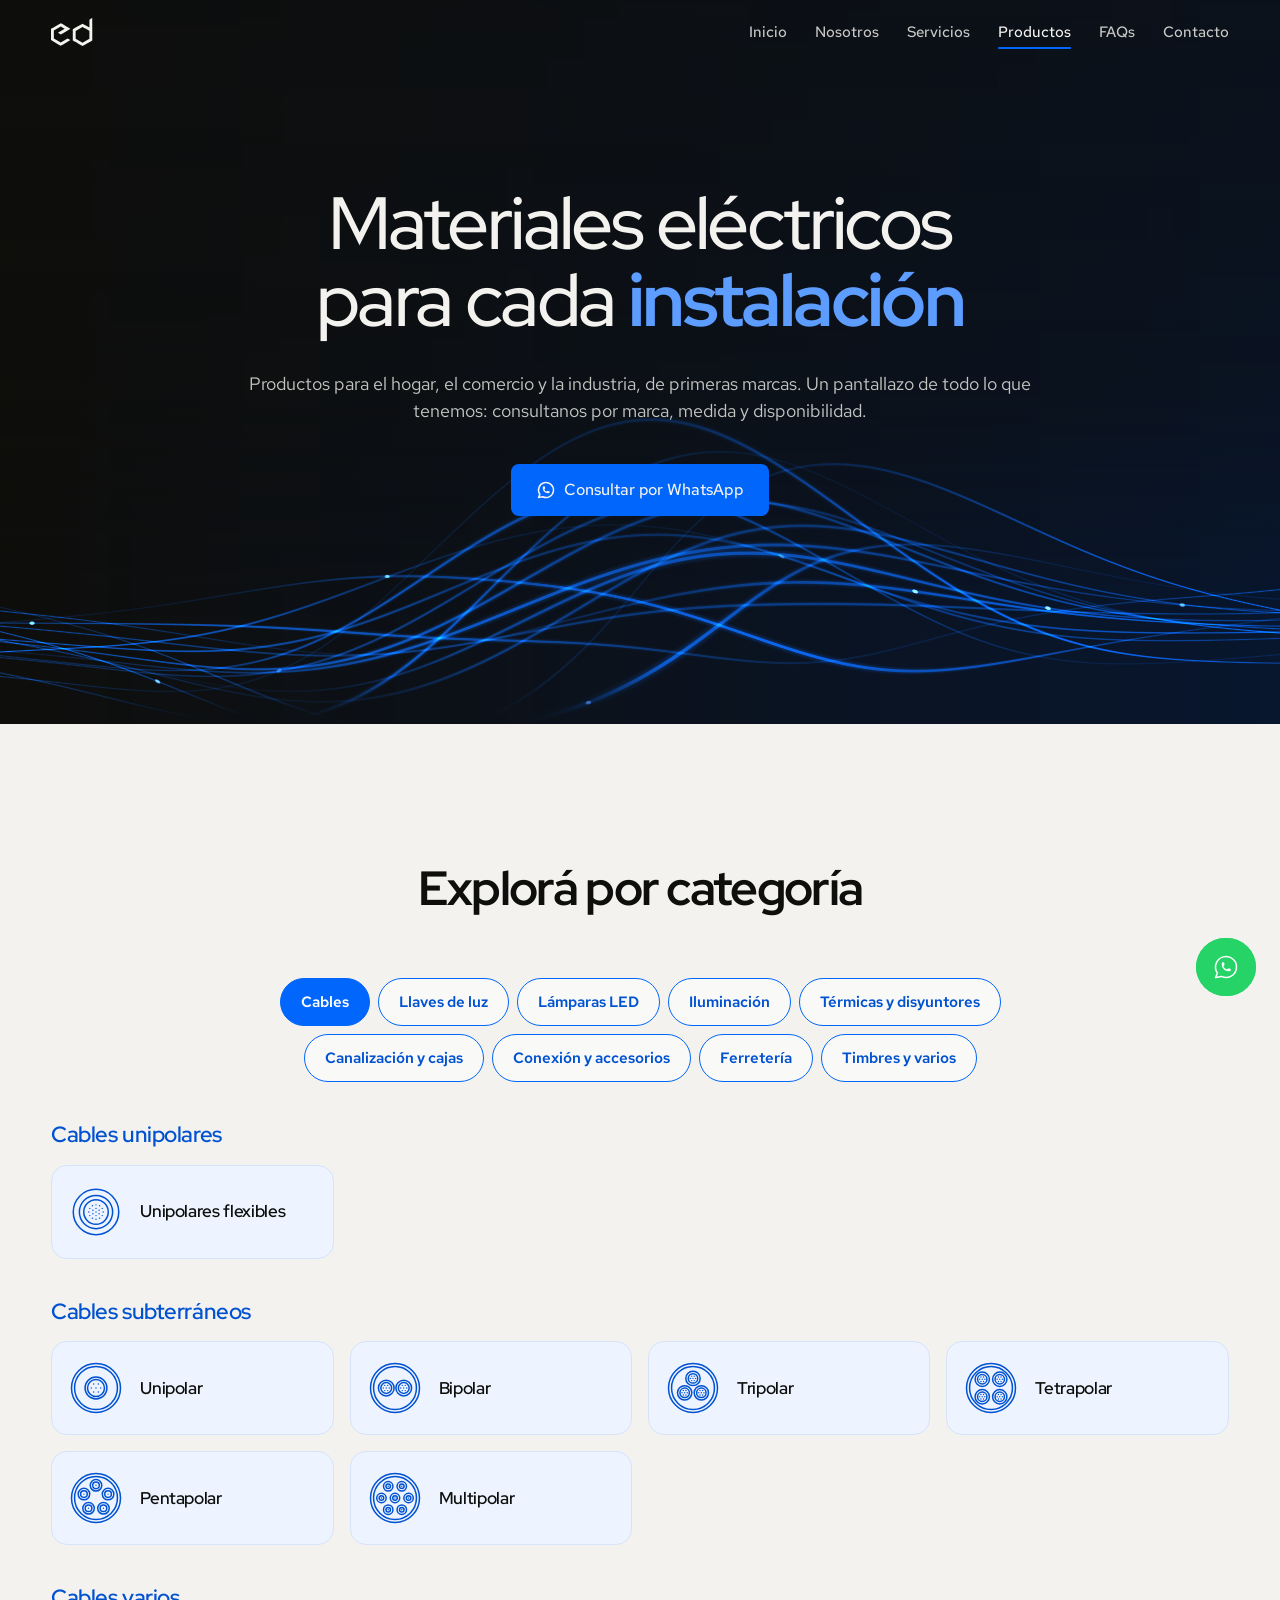
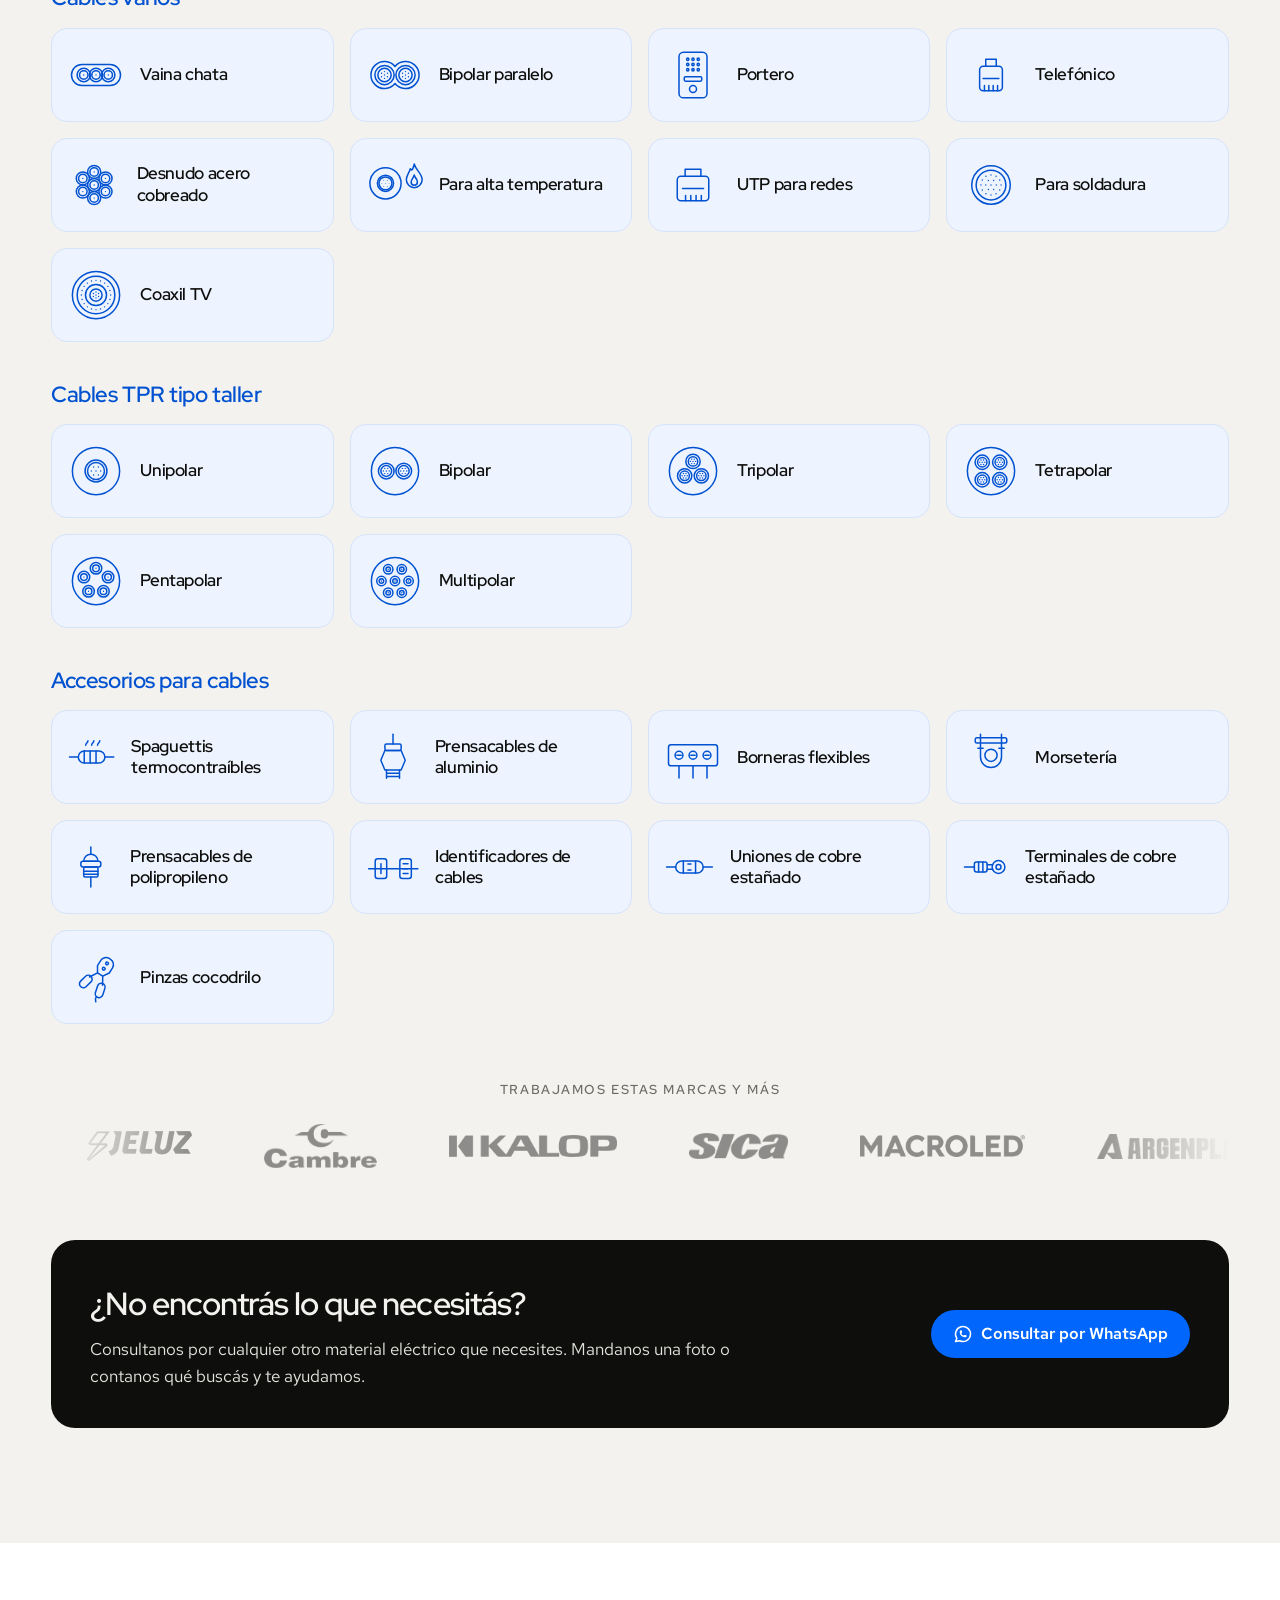
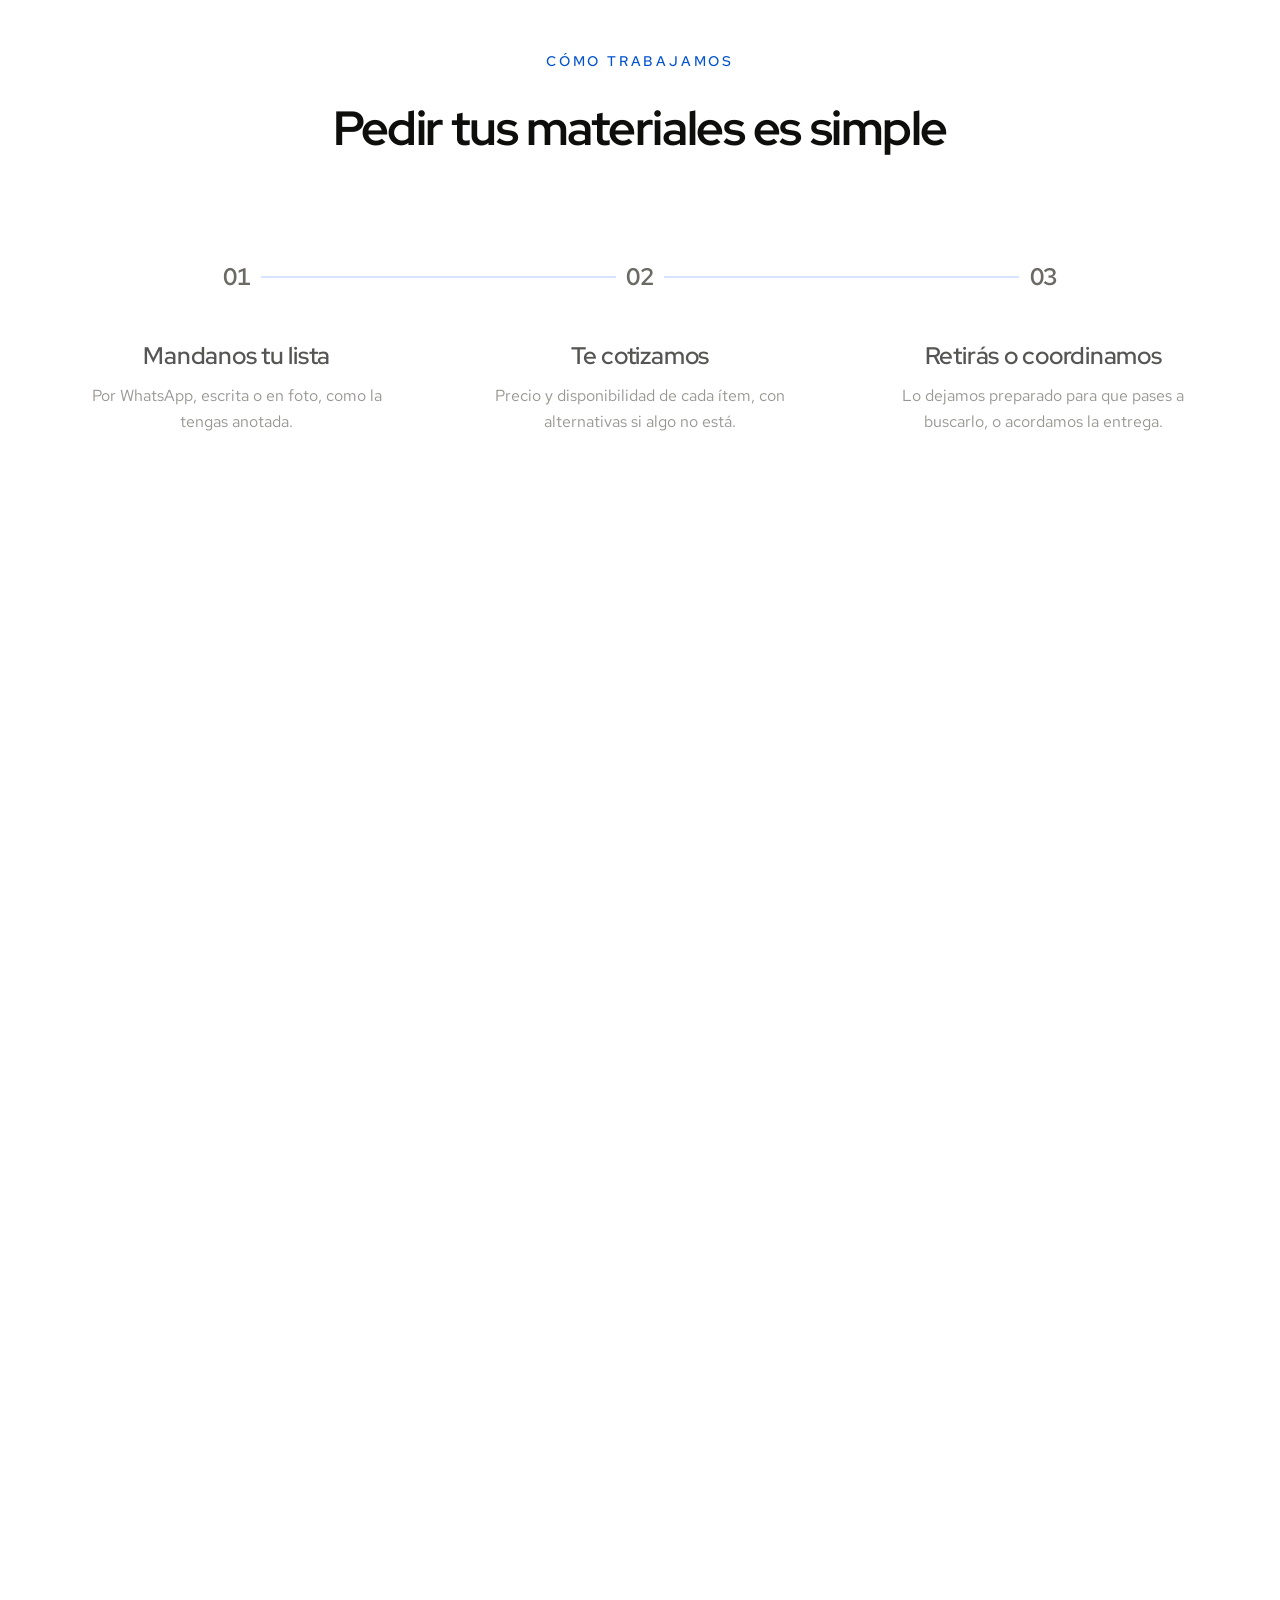
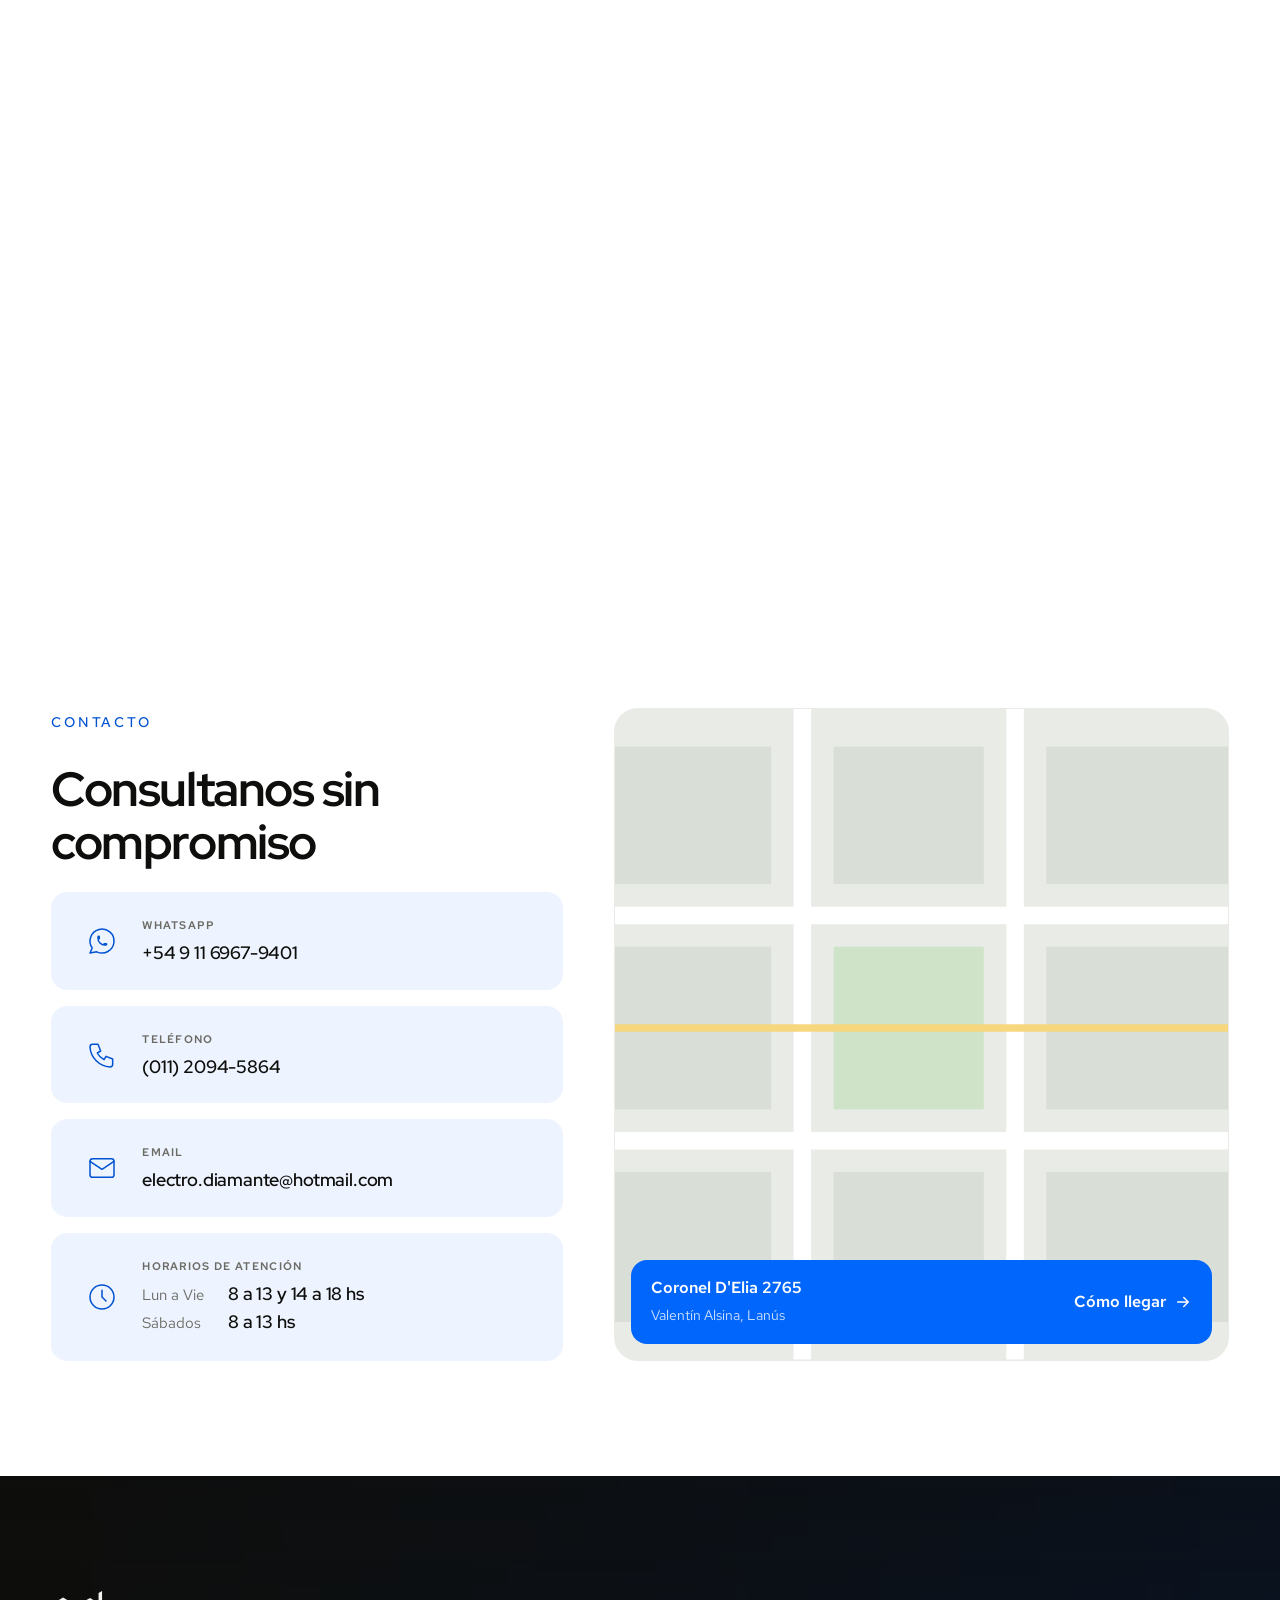
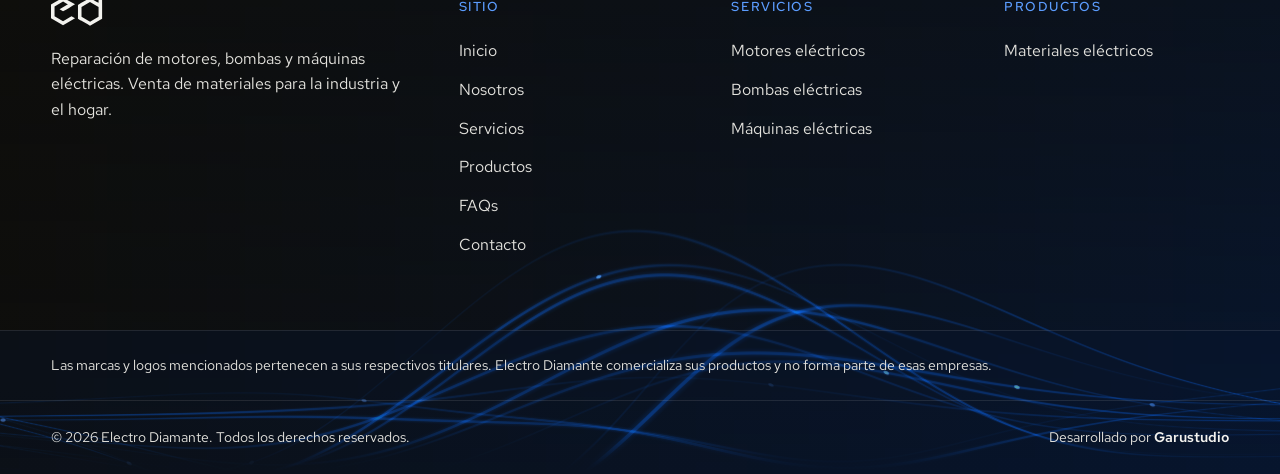
<file: productos.html>
<!doctype html>
<html lang="es">
<head>
  <meta charset="utf-8">
  <meta name="viewport" content="width=device-width, initial-scale=1">
  <title>Materiales eléctricos: Electro Diamante</title>
  <link rel="canonical" href="https://electrodiamante.com.ar/productos.html">
  <meta name="description" content="Cables, llaves, iluminación, térmicas y disyuntores, canalización y ferretería para el hogar, el comercio y la industria. Asesoramiento técnico en el local.">
  <meta name="theme-color" content="#0B0B0A">
  <meta property="og:url" content="https://electrodiamante.com.ar/productos.html">
  <meta property="og:title" content="Materiales eléctricos: Electro Diamante">
  <meta property="og:description" content="Cables, llaves, iluminación, térmicas y disyuntores, canalización y ferretería para el hogar, el comercio y la industria. Asesoramiento técnico en el local.">
  <meta property="og:type" content="website">
  <meta property="og:image" content="https://electrodiamante.com.ar/assets/img/og-image.png">
  <meta property="og:image:width" content="1200">
  <meta property="og:image:height" content="630">
  <meta property="og:image:alt" content="Electro Diamante: Tu solución eléctrica, de principio a fin">
  <meta name="twitter:card" content="summary_large_image">
  <script>document.documentElement.className+=" js";</script>
  <link rel="icon" href="assets/img/favicon.svg?v=20261224" type="image/svg+xml">
  <link rel="apple-touch-icon" href="assets/img/apple-touch-icon.png?v=20261224">
  <link rel="preconnect" href="https://fonts.googleapis.com">
  <link rel="preconnect" href="https://fonts.gstatic.com" crossorigin>
  <link rel="preload" as="style" href="https://fonts.googleapis.com/css2?family=Red+Hat+Display:wght@500;600;700;800&family=Red+Hat+Text:wght@300;400;500;600;700&display=swap" onload="this.onload=null;this.rel='stylesheet'">
  <noscript><link rel="stylesheet" href="https://fonts.googleapis.com/css2?family=Red+Hat+Display:wght@500;600;700;800&family=Red+Hat+Text:wght@300;400;500;600;700&display=swap"></noscript>
  <link rel="stylesheet" href="styles.css?v=20261224">
  <script src="config.js?v=20261224" defer></script>
  <link rel="stylesheet" href="hero-split.css?v=20261224">
  <link rel="stylesheet" href="hero-waves.css?v=20261224">
  <script src="hero-waves.js?v=20261224" defer></script>
  <script src="main.js?v=20261224" defer></script>
  <script>document.addEventListener("DOMContentLoaded",function(){initHeroWaves(".hero-split",{hShift:0,rightBias:0,waveY:0.16});initHeroWaves(".footer--grid",{hShift:0,rightBias:0,waveY:0.12,intensity:0.4,linesDesktop:12});});</script>
</head>
<body data-page-sec="productos">
  <a class="skip-link" href="#main">Saltar al contenido</a>
  <header class="nav" id="top">
    <a class="brand" href="index.html" aria-label="Electro Diamante, inicio">
      <svg class="brand__logo" viewBox="0 0 19 13" fill="currentColor" aria-hidden="true"><path d="M17.3795 0.756C17.7715 0.508 18.2035 0.256 18.6755 0V0.0360003C18.6595 0.796 18.6555 1.596 18.6635 2.436C18.6715 3.268 18.6755 4.1 18.6755 4.932V10.152C17.9315 10.584 17.1915 11.008 16.4555 11.424C15.7275 11.848 14.9915 12.276 14.2475 12.708C13.7035 12.38 13.1555 12.056 12.6035 11.736C12.0595 11.416 11.5155 11.104 10.9715 10.8C10.7715 10.688 10.5795 10.58 10.3955 10.476C10.2195 10.372 10.0395 10.264 9.85547 10.152V5.076L10.9355 4.428C11.4955 4.1 12.0515 3.784 12.6035 3.48C13.1635 3.168 13.7235 2.86 14.2835 2.556C14.7875 2.844 15.2915 3.14 15.7955 3.444C16.3075 3.74 16.8355 4.032 17.3795 4.32V0.756ZM14.2475 4.032C13.7195 4.336 13.2035 4.636 12.6995 4.932C12.1955 5.228 11.6795 5.528 11.1515 5.832V9.396C11.6795 9.7 12.1995 10.004 12.7115 10.308C13.2315 10.612 13.7555 10.908 14.2835 11.196C14.7875 10.892 15.2955 10.592 15.8075 10.296C16.3275 10 16.8515 9.7 17.3795 9.396V5.832C16.8515 5.528 16.3275 5.224 15.8075 4.92C15.2955 4.616 14.7755 4.32 14.2475 4.032Z"/><path d="M8.784 4.88402C8.056 5.31602 7.328 5.74402 6.6 6.16802C5.872 6.58402 5.136 7.00802 4.392 7.44002C4.192 7.31202 3.984 7.18802 3.768 7.06802C3.56 6.94002 3.348 6.81202 3.132 6.68402C3.636 6.38002 4.144 6.08002 4.656 5.78402C5.176 5.48802 5.688 5.18802 6.192 4.88402C5.904 4.70002 5.608 4.52802 5.304 4.36802C5.008 4.20002 4.716 4.03602 4.428 3.87601C3.9 4.16402 3.376 4.46002 2.856 4.76402C2.344 5.06802 1.824 5.37202 1.296 5.67602V9.24002C1.824 9.54402 2.344 9.84402 2.856 10.14C3.376 10.436 3.888 10.736 4.392 11.04C4.92 10.736 5.436 10.436 5.94 10.14C6.444 9.84402 6.96 9.54402 7.488 9.24002L8.784 9.99602C8.056 10.428 7.328 10.852 6.6 11.268C5.872 11.684 5.136 12.1 4.392 12.516C3.664 12.1 2.936 11.68 2.208 11.256C1.48 10.832 0.744 10.412 0 9.99602V4.92002C0.616 4.56002 1.248 4.19602 1.896 3.82802C2.544 3.45202 3.184 3.08402 3.816 2.72402C3.904 2.66802 3.992 2.61202 4.08 2.55602C4.176 2.49202 4.268 2.44002 4.356 2.40002C4.412 2.38402 4.468 2.39601 4.524 2.43601C4.588 2.46801 4.664 2.50401 4.752 2.54401C5.424 2.94401 6.1 3.34002 6.78 3.73202C7.468 4.11602 8.136 4.50002 8.784 4.88402Z"/></svg>
    </a>
    <nav class="nav__links" id="menu" aria-label="Principal">
      <a href="index.html">Inicio</a>
      <a href="index.html#nosotros">Nosotros</a>
      <a href="index.html#servicios">Servicios</a>
      <a href="index.html#productos">Productos</a>
      <a href="index.html#faq">FAQs</a>
      <a href="#contacto">Contacto</a>
    </nav>
    <button class="nav__toggle" aria-controls="mmenu" aria-expanded="false" aria-label="Abrir menú"><span></span><span></span></button>

    <!-- Menú de celular y tablet -->
    <div class="mmenu" id="mmenu">
      <nav class="mmenu__list" aria-label="Menú">
        <a href="index.html" data-sec="top">Inicio</a>
        <a href="index.html#nosotros" data-sec="nosotros">Nosotros</a>
        <a href="index.html#servicios" data-sec="servicios">Servicios</a>
        <a href="index.html#productos" data-sec="productos">Productos</a>
        <a href="index.html#faq" data-sec="faq">FAQs</a>
        <a href="#contacto" data-sec="contacto">Contacto</a>
      </nav>
    </div>
  </header>

  <main id="main" tabindex="-1">
    <section class="hero-split hero-split--page" aria-labelledby="hs-title">
      <canvas class="hw-canvas" aria-hidden="true"></canvas>
      <div class="hw-overlay" aria-hidden="true"></div>
      <div class="hs-inner">
        <div class="hs-copy">
          <h1 class="hs-title" id="hs-title">
            <span>Materiales eléctricos</span>
            <span>para cada <span class="hs-accent hs-inl">instalación</span></span>
          </h1>
          <p class="hs-lead"><span>Productos para el hogar, el comercio y la industria, de primeras marcas. Un pantallazo de todo lo que tenemos: consultanos por marca, medida y disponibilidad.</span></p>
          <div class="hs-actions">
            <a class="hs-btn hs-btn--primary" data-wa="Hola, quiero consultar por productos eléctricos." href="https://wa.me/5491169679401?text=Hola%2C%20quiero%20consultar%20por%20productos%20el%C3%A9ctricos." target="_blank" rel="noopener"><svg class="hs-btn-icon" aria-hidden="true" viewBox="0 0 24 24" fill="none" stroke="currentColor" stroke-width="2" stroke-linecap="round" stroke-linejoin="round"><path d="M3 21l1.65 -3.8a9 9 0 1 1 3.4 2.9l-5.05 .9"/><path d="M9 10a.5 .5 0 0 0 1 0v-1a.5 .5 0 0 0 -1 0v1a5 5 0 0 0 5 5h1a.5 .5 0 0 0 0 -1h-1a.5 .5 0 0 0 0 1"/></svg>Consultar por WhatsApp</a>
          </div>
        </div>
      </div>
    </section>

    <section class="section">
      <div class="wrap pc-wrap">
        <div class="center-head">
          <h2 class="h2 h2--center reveal">Explorá por categoría</h2>
        </div>
        <div class="pc-chips pc-chips--multi reveal" role="group" aria-label="Filtrar por categoría"><button class="pc-chip" type="button" aria-pressed="true" data-f="cab">Cables</button><button class="pc-chip" type="button" aria-pressed="false" data-f="llav">Llaves de luz</button><button class="pc-chip" type="button" aria-pressed="false" data-f="led">Lámparas LED</button><button class="pc-chip" type="button" aria-pressed="false" data-f="ilu">Iluminación</button><button class="pc-chip" type="button" aria-pressed="false" data-f="prot">Térmicas y disyuntores</button><button class="pc-chip" type="button" aria-pressed="false" data-f="can">Canalización y cajas</button><button class="pc-chip" type="button" aria-pressed="false" data-f="con">Conexión y accesorios</button><button class="pc-chip" type="button" aria-pressed="false" data-f="fer">Ferretería</button><button class="pc-chip" type="button" aria-pressed="false" data-f="tim">Timbres y varios</button></div>
        <ul class="mq-grid">
          <li class="mq mq--gt mq--gt0" data-c="cab"><h3 class="mq__gt">Cables unipolares</h3></li>
          <li class="mq" data-c="cab"><span class="mq__ico"><svg viewBox="0 0 64 64" fill="none" stroke="currentColor" stroke-width="1.75" stroke-linecap="round" stroke-linejoin="round" aria-hidden="true"><circle cx="32" cy="32" r="26"/><circle cx="32" cy="32" r="19"/><circle cx="32" cy="32" r="14"/><circle cx="32" cy="32" r=".8" fill="currentColor" stroke="none"/><circle cx="35.55" cy="34.05" r=".8" fill="currentColor" stroke="none"/><circle cx="32" cy="36.1" r=".8" fill="currentColor" stroke="none"/><circle cx="28.45" cy="34.05" r=".8" fill="currentColor" stroke="none"/><circle cx="28.45" cy="29.95" r=".8" fill="currentColor" stroke="none"/><circle cx="32" cy="27.9" r=".8" fill="currentColor" stroke="none"/><circle cx="35.55" cy="29.95" r=".8" fill="currentColor" stroke="none"/><circle cx="40.2" cy="32" r=".8" fill="currentColor" stroke="none"/><circle cx="39.1" cy="36.1" r=".8" fill="currentColor" stroke="none"/><circle cx="36.1" cy="39.1" r=".8" fill="currentColor" stroke="none"/><circle cx="32" cy="40.2" r=".8" fill="currentColor" stroke="none"/><circle cx="27.9" cy="39.1" r=".8" fill="currentColor" stroke="none"/><circle cx="24.9" cy="36.1" r=".8" fill="currentColor" stroke="none"/><circle cx="23.8" cy="32" r=".8" fill="currentColor" stroke="none"/><circle cx="24.9" cy="27.9" r=".8" fill="currentColor" stroke="none"/><circle cx="27.9" cy="24.9" r=".8" fill="currentColor" stroke="none"/><circle cx="32" cy="23.8" r=".8" fill="currentColor" stroke="none"/><circle cx="36.1" cy="24.9" r=".8" fill="currentColor" stroke="none"/><circle cx="39.1" cy="27.9" r=".8" fill="currentColor" stroke="none"/></svg></span><span class="mq__name">Unipolares flexibles</span></li>
          <li class="mq mq--gt" data-c="cab"><h3 class="mq__gt">Cables subterráneos</h3></li>
          <li class="mq" data-c="cab"><span class="mq__ico"><svg viewBox="0 0 64 64" fill="none" stroke="currentColor" stroke-width="1.75" stroke-linecap="round" stroke-linejoin="round" aria-hidden="true"><circle cx="32" cy="32" r="28"/><circle cx="32" cy="32" r="24.5"/><circle cx="32" cy="32" r="12.5"/><circle cx="32" cy="32" r="9.7"/><circle cx="32" cy="32" r=".8" fill="currentColor" stroke="none"/><circle cx="37.34" cy="32" r=".8" fill="currentColor" stroke="none"/><circle cx="34.67" cy="36.62" r=".8" fill="currentColor" stroke="none"/><circle cx="29.33" cy="36.62" r=".8" fill="currentColor" stroke="none"/><circle cx="26.66" cy="32" r=".8" fill="currentColor" stroke="none"/><circle cx="29.33" cy="27.38" r=".8" fill="currentColor" stroke="none"/><circle cx="34.67" cy="27.38" r=".8" fill="currentColor" stroke="none"/></svg></span><span class="mq__name">Unipolar</span></li>
          <li class="mq" data-c="cab"><span class="mq__ico"><svg viewBox="0 0 64 64" fill="none" stroke="currentColor" stroke-width="1.75" stroke-linecap="round" stroke-linejoin="round" aria-hidden="true"><circle cx="32" cy="32" r="28"/><circle cx="32" cy="32" r="24.5"/><circle cx="22" cy="32" r="9"/><circle cx="22" cy="32" r="6.2"/><circle cx="22" cy="32" r=".8" fill="currentColor" stroke="none"/><circle cx="25.41" cy="32" r=".8" fill="currentColor" stroke="none"/><circle cx="23.71" cy="34.95" r=".8" fill="currentColor" stroke="none"/><circle cx="20.3" cy="34.95" r=".8" fill="currentColor" stroke="none"/><circle cx="18.59" cy="32" r=".8" fill="currentColor" stroke="none"/><circle cx="20.29" cy="29.05" r=".8" fill="currentColor" stroke="none"/><circle cx="23.71" cy="29.05" r=".8" fill="currentColor" stroke="none"/><circle cx="42" cy="32" r="9"/><circle cx="42" cy="32" r="6.2"/><circle cx="42" cy="32" r=".8" fill="currentColor" stroke="none"/><circle cx="45.41" cy="32" r=".8" fill="currentColor" stroke="none"/><circle cx="43.7" cy="34.95" r=".8" fill="currentColor" stroke="none"/><circle cx="40.3" cy="34.95" r=".8" fill="currentColor" stroke="none"/><circle cx="38.59" cy="32" r=".8" fill="currentColor" stroke="none"/><circle cx="40.3" cy="29.05" r=".8" fill="currentColor" stroke="none"/><circle cx="43.7" cy="29.05" r=".8" fill="currentColor" stroke="none"/></svg></span><span class="mq__name">Bipolar</span></li>
          <li class="mq" data-c="cab"><span class="mq__ico"><svg viewBox="0 0 64 64" fill="none" stroke="currentColor" stroke-width="1.75" stroke-linecap="round" stroke-linejoin="round" aria-hidden="true"><circle cx="32" cy="32" r="28"/><circle cx="32" cy="32" r="24.5"/><circle cx="32" cy="21" r="8.2"/><circle cx="32" cy="21" r="5.4"/><circle cx="32" cy="21" r=".8" fill="currentColor" stroke="none"/><circle cx="34.97" cy="21" r=".8" fill="currentColor" stroke="none"/><circle cx="33.48" cy="23.57" r=".8" fill="currentColor" stroke="none"/><circle cx="30.52" cy="23.57" r=".8" fill="currentColor" stroke="none"/><circle cx="29.03" cy="21" r=".8" fill="currentColor" stroke="none"/><circle cx="30.52" cy="18.43" r=".8" fill="currentColor" stroke="none"/><circle cx="33.48" cy="18.43" r=".8" fill="currentColor" stroke="none"/><circle cx="41.53" cy="37.5" r="8.2"/><circle cx="41.53" cy="37.5" r="5.4"/><circle cx="41.53" cy="37.5" r=".8" fill="currentColor" stroke="none"/><circle cx="44.5" cy="37.5" r=".8" fill="currentColor" stroke="none"/><circle cx="43.01" cy="40.07" r=".8" fill="currentColor" stroke="none"/><circle cx="40.04" cy="40.07" r=".8" fill="currentColor" stroke="none"/><circle cx="38.56" cy="37.5" r=".8" fill="currentColor" stroke="none"/><circle cx="40.04" cy="34.93" r=".8" fill="currentColor" stroke="none"/><circle cx="43.01" cy="34.93" r=".8" fill="currentColor" stroke="none"/><circle cx="22.47" cy="37.5" r="8.2"/><circle cx="22.47" cy="37.5" r="5.4"/><circle cx="22.47" cy="37.5" r=".8" fill="currentColor" stroke="none"/><circle cx="25.44" cy="37.5" r=".8" fill="currentColor" stroke="none"/><circle cx="23.96" cy="40.07" r=".8" fill="currentColor" stroke="none"/><circle cx="20.99" cy="40.07" r=".8" fill="currentColor" stroke="none"/><circle cx="19.5" cy="37.5" r=".8" fill="currentColor" stroke="none"/><circle cx="20.99" cy="34.93" r=".8" fill="currentColor" stroke="none"/><circle cx="23.96" cy="34.93" r=".8" fill="currentColor" stroke="none"/></svg></span><span class="mq__name">Tripolar</span></li>
          <li class="mq" data-c="cab"><span class="mq__ico"><svg viewBox="0 0 64 64" fill="none" stroke="currentColor" stroke-width="1.75" stroke-linecap="round" stroke-linejoin="round" aria-hidden="true"><circle cx="32" cy="32" r="28"/><circle cx="32" cy="32" r="24.5"/><circle cx="22" cy="22" r="8.2"/><circle cx="22" cy="22" r="5.4"/><circle cx="22" cy="22" r=".8" fill="currentColor" stroke="none"/><circle cx="24.97" cy="22" r=".8" fill="currentColor" stroke="none"/><circle cx="23.48" cy="24.57" r=".8" fill="currentColor" stroke="none"/><circle cx="20.52" cy="24.57" r=".8" fill="currentColor" stroke="none"/><circle cx="19.03" cy="22" r=".8" fill="currentColor" stroke="none"/><circle cx="20.52" cy="19.43" r=".8" fill="currentColor" stroke="none"/><circle cx="23.48" cy="19.43" r=".8" fill="currentColor" stroke="none"/><circle cx="42" cy="22" r="8.2"/><circle cx="42" cy="22" r="5.4"/><circle cx="42" cy="22" r=".8" fill="currentColor" stroke="none"/><circle cx="44.97" cy="22" r=".8" fill="currentColor" stroke="none"/><circle cx="43.48" cy="24.57" r=".8" fill="currentColor" stroke="none"/><circle cx="40.52" cy="24.57" r=".8" fill="currentColor" stroke="none"/><circle cx="39.03" cy="22" r=".8" fill="currentColor" stroke="none"/><circle cx="40.52" cy="19.43" r=".8" fill="currentColor" stroke="none"/><circle cx="43.48" cy="19.43" r=".8" fill="currentColor" stroke="none"/><circle cx="22" cy="42" r="8.2"/><circle cx="22" cy="42" r="5.4"/><circle cx="22" cy="42" r=".8" fill="currentColor" stroke="none"/><circle cx="24.97" cy="42" r=".8" fill="currentColor" stroke="none"/><circle cx="23.48" cy="44.57" r=".8" fill="currentColor" stroke="none"/><circle cx="20.52" cy="44.57" r=".8" fill="currentColor" stroke="none"/><circle cx="19.03" cy="42" r=".8" fill="currentColor" stroke="none"/><circle cx="20.52" cy="39.43" r=".8" fill="currentColor" stroke="none"/><circle cx="23.48" cy="39.43" r=".8" fill="currentColor" stroke="none"/><circle cx="42" cy="42" r="8.2"/><circle cx="42" cy="42" r="5.4"/><circle cx="42" cy="42" r=".8" fill="currentColor" stroke="none"/><circle cx="44.97" cy="42" r=".8" fill="currentColor" stroke="none"/><circle cx="43.48" cy="44.57" r=".8" fill="currentColor" stroke="none"/><circle cx="40.52" cy="44.57" r=".8" fill="currentColor" stroke="none"/><circle cx="39.03" cy="42" r=".8" fill="currentColor" stroke="none"/><circle cx="40.52" cy="39.43" r=".8" fill="currentColor" stroke="none"/><circle cx="43.48" cy="39.43" r=".8" fill="currentColor" stroke="none"/></svg></span><span class="mq__name">Tetrapolar</span></li>
          <li class="mq" data-c="cab"><span class="mq__ico"><svg viewBox="0 0 64 64" fill="none" stroke="currentColor" stroke-width="1.75" stroke-linecap="round" stroke-linejoin="round" aria-hidden="true"><circle cx="32" cy="32" r="28"/><circle cx="32" cy="32" r="24.5"/><circle cx="32" cy="17.5" r="6.6"/><circle cx="32" cy="17.5" r="3.8"/><circle cx="32" cy="17.5" r=".8" fill="currentColor" stroke="none"/><circle cx="45.79" cy="27.52" r="6.6"/><circle cx="45.79" cy="27.52" r="3.8"/><circle cx="45.79" cy="27.52" r=".8" fill="currentColor" stroke="none"/><circle cx="40.52" cy="43.73" r="6.6"/><circle cx="40.52" cy="43.73" r="3.8"/><circle cx="40.52" cy="43.73" r=".8" fill="currentColor" stroke="none"/><circle cx="23.48" cy="43.73" r="6.6"/><circle cx="23.48" cy="43.73" r="3.8"/><circle cx="23.48" cy="43.73" r=".8" fill="currentColor" stroke="none"/><circle cx="18.21" cy="27.52" r="6.6"/><circle cx="18.21" cy="27.52" r="3.8"/><circle cx="18.21" cy="27.52" r=".8" fill="currentColor" stroke="none"/></svg></span><span class="mq__name">Pentapolar</span></li>
          <li class="mq" data-c="cab"><span class="mq__ico"><svg viewBox="0 0 64 64" fill="none" stroke="currentColor" stroke-width="1.75" stroke-linecap="round" stroke-linejoin="round" aria-hidden="true"><circle cx="32" cy="32" r="28"/><circle cx="32" cy="32" r="24.5"/><circle cx="32" cy="32" r="5.4"/><circle cx="32" cy="32" r="2.6"/><circle cx="32" cy="32" r=".8" fill="currentColor" stroke="none"/><circle cx="47.5" cy="32" r="5.4"/><circle cx="47.5" cy="32" r="2.6"/><circle cx="47.5" cy="32" r=".8" fill="currentColor" stroke="none"/><circle cx="39.75" cy="45.42" r="5.4"/><circle cx="39.75" cy="45.42" r="2.6"/><circle cx="39.75" cy="45.42" r=".8" fill="currentColor" stroke="none"/><circle cx="24.25" cy="45.42" r="5.4"/><circle cx="24.25" cy="45.42" r="2.6"/><circle cx="24.25" cy="45.42" r=".8" fill="currentColor" stroke="none"/><circle cx="16.5" cy="32" r="5.4"/><circle cx="16.5" cy="32" r="2.6"/><circle cx="16.5" cy="32" r=".8" fill="currentColor" stroke="none"/><circle cx="24.25" cy="18.58" r="5.4"/><circle cx="24.25" cy="18.58" r="2.6"/><circle cx="24.25" cy="18.58" r=".8" fill="currentColor" stroke="none"/><circle cx="39.75" cy="18.58" r="5.4"/><circle cx="39.75" cy="18.58" r="2.6"/><circle cx="39.75" cy="18.58" r=".8" fill="currentColor" stroke="none"/></svg></span><span class="mq__name">Multipolar</span></li>
          <li class="mq mq--gt" data-c="cab"><h3 class="mq__gt">Cables varios</h3></li>
          <li class="mq" data-c="cab"><span class="mq__ico"><svg viewBox="0 0 64 64" fill="none" stroke="currentColor" stroke-width="1.75" stroke-linecap="round" stroke-linejoin="round" aria-hidden="true"><rect x="4" y="20" width="56" height="24" rx="12"/><circle cx="18" cy="32" r="7.6"/><circle cx="18" cy="32" r="4.8"/><circle cx="18" cy="32" r=".8" fill="currentColor" stroke="none"/><circle cx="32" cy="32" r="7.6"/><circle cx="32" cy="32" r="4.8"/><circle cx="32" cy="32" r=".8" fill="currentColor" stroke="none"/><circle cx="46" cy="32" r="7.6"/><circle cx="46" cy="32" r="4.8"/><circle cx="46" cy="32" r=".8" fill="currentColor" stroke="none"/></svg></span><span class="mq__name">Vaina chata</span></li>
          <li class="mq" data-c="cab"><span class="mq__ico"><svg viewBox="0 0 64 64" fill="none" stroke="currentColor" stroke-width="1.75" stroke-linecap="round" stroke-linejoin="round" aria-hidden="true"><path d="M32 22.19A15.5 15.5 0 1 0 32 41.81A15.5 15.5 0 1 0 32 22.19z"/><circle cx="20" cy="32" r="11"/><circle cx="20" cy="32" r="7.6"/><circle cx="20" cy="32" r=".8" fill="currentColor" stroke="none"/><circle cx="23.38" cy="33.95" r=".8" fill="currentColor" stroke="none"/><circle cx="20" cy="35.9" r=".8" fill="currentColor" stroke="none"/><circle cx="16.62" cy="33.95" r=".8" fill="currentColor" stroke="none"/><circle cx="16.62" cy="30.05" r=".8" fill="currentColor" stroke="none"/><circle cx="20" cy="28.1" r=".8" fill="currentColor" stroke="none"/><circle cx="23.38" cy="30.05" r=".8" fill="currentColor" stroke="none"/><circle cx="44" cy="32" r="11"/><circle cx="44" cy="32" r="7.6"/><circle cx="44" cy="32" r=".8" fill="currentColor" stroke="none"/><circle cx="47.38" cy="33.95" r=".8" fill="currentColor" stroke="none"/><circle cx="44" cy="35.9" r=".8" fill="currentColor" stroke="none"/><circle cx="40.62" cy="33.95" r=".8" fill="currentColor" stroke="none"/><circle cx="40.62" cy="30.05" r=".8" fill="currentColor" stroke="none"/><circle cx="44" cy="28.1" r=".8" fill="currentColor" stroke="none"/><circle cx="47.38" cy="30.05" r=".8" fill="currentColor" stroke="none"/></svg></span><span class="mq__name">Bipolar paralelo</span></li>
          <li class="mq" data-c="cab"><span class="mq__ico"><svg viewBox="0 0 64 64" fill="none" stroke="currentColor" stroke-width="1.75" stroke-linecap="round" stroke-linejoin="round" aria-hidden="true"><rect x="16" y="6" width="32" height="52" rx="5"/><circle cx="26" cy="14" r="1.3"/><circle cx="26" cy="20" r="1.3"/><circle cx="26" cy="26" r="1.3"/><circle cx="32" cy="14" r="1.3"/><circle cx="32" cy="20" r="1.3"/><circle cx="32" cy="26" r="1.3"/><circle cx="38" cy="14" r="1.3"/><circle cx="38" cy="20" r="1.3"/><circle cx="38" cy="26" r="1.3"/><rect x="22" y="34" width="20" height="5" rx="1.5"/><circle cx="32" cy="48" r="4"/></svg></span><span class="mq__name">Portero</span></li>
          <li class="mq" data-c="cab"><span class="mq__ico"><svg viewBox="0 0 64 64" fill="none" stroke="currentColor" stroke-width="1.75" stroke-linecap="round" stroke-linejoin="round" aria-hidden="true"><rect x="19" y="22" width="26" height="28" rx="4"/><path d="M26 22v-8h12v8"/><path d="M24.5 50v-6M29.5 50v-6M34.5 50v-6M39.5 50v-6"/><path d="M23 36h18"/></svg></span><span class="mq__name">Telefónico</span></li>
          <li class="mq" data-c="cab"><span class="mq__ico"><svg viewBox="0 0 64 64" fill="none" stroke="currentColor" stroke-width="1.75" stroke-linecap="round" stroke-linejoin="round" aria-hidden="true"><circle cx="32" cy="32" r="8"/><circle cx="32" cy="32" r="5.2"/><circle cx="32" cy="32" r=".8" fill="currentColor" stroke="none"/><circle cx="45.86" cy="40" r="8"/><circle cx="45.86" cy="40" r="5.2"/><circle cx="45.86" cy="40" r=".8" fill="currentColor" stroke="none"/><circle cx="32" cy="48" r="8"/><circle cx="32" cy="48" r="5.2"/><circle cx="32" cy="48" r=".8" fill="currentColor" stroke="none"/><circle cx="18.14" cy="40" r="8"/><circle cx="18.14" cy="40" r="5.2"/><circle cx="18.14" cy="40" r=".8" fill="currentColor" stroke="none"/><circle cx="18.14" cy="24" r="8"/><circle cx="18.14" cy="24" r="5.2"/><circle cx="18.14" cy="24" r=".8" fill="currentColor" stroke="none"/><circle cx="32" cy="16" r="8"/><circle cx="32" cy="16" r="5.2"/><circle cx="32" cy="16" r=".8" fill="currentColor" stroke="none"/><circle cx="45.86" cy="24" r="8"/><circle cx="45.86" cy="24" r="5.2"/><circle cx="45.86" cy="24" r=".8" fill="currentColor" stroke="none"/></svg></span><span class="mq__name">Desnudo acero cobreado</span></li>
          <li class="mq" data-c="cab"><span class="mq__ico"><svg viewBox="0 0 64 64" fill="none" stroke="currentColor" stroke-width="1.75" stroke-linecap="round" stroke-linejoin="round" aria-hidden="true"><g transform="translate(0 9) scale(.66)"><circle cx="32" cy="32" r="27"/><circle cx="32" cy="32" r="14"/><circle cx="32" cy="32" r="11.2"/><circle cx="32" cy="32" r=".8" fill="currentColor" stroke="none"/><circle cx="38.16" cy="32" r=".8" fill="currentColor" stroke="none"/><circle cx="35.08" cy="37.33" r=".8" fill="currentColor" stroke="none"/><circle cx="28.92" cy="37.33" r=".8" fill="currentColor" stroke="none"/><circle cx="25.84" cy="32" r=".8" fill="currentColor" stroke="none"/><circle cx="28.92" cy="26.67" r=".8" fill="currentColor" stroke="none"/><circle cx="35.08" cy="26.67" r=".8" fill="currentColor" stroke="none"/></g><g transform="translate(45 8) scale(.9)"><path d="M10 0C12 8 20 12 20 20A10 10 0 0 1 0 20C0 14 4 11 5 6C7 9 8 8 10 0z"/><path d="M10 14C11 18 14 19 14 23A4 4 0 0 1 6 23C6 20 9 18 10 14z"/></g></svg></span><span class="mq__name">Para alta temperatura</span></li>
          <li class="mq" data-c="cab"><span class="mq__ico"><svg viewBox="0 0 64 64" fill="none" stroke="currentColor" stroke-width="1.75" stroke-linecap="round" stroke-linejoin="round" aria-hidden="true"><rect x="14" y="22" width="36" height="28" rx="4"/><path d="M23 22v-8h18v8"/><path d="M23.5 50v-6M29.5 50v-6M35.5 50v-6M41.5 50v-6"/><path d="M20 36h24"/></svg></span><span class="mq__name">UTP para redes</span></li>
          <li class="mq" data-c="cab"><span class="mq__ico"><svg viewBox="0 0 64 64" fill="none" stroke="currentColor" stroke-width="1.75" stroke-linecap="round" stroke-linejoin="round" aria-hidden="true"><circle cx="32" cy="32" r="22"/><circle cx="32" cy="32" r="17"/><circle cx="32" cy="32" r=".8" fill="currentColor" stroke="none"/><circle cx="38" cy="32" r=".8" fill="currentColor" stroke="none"/><circle cx="35" cy="37.2" r=".8" fill="currentColor" stroke="none"/><circle cx="29" cy="37.2" r=".8" fill="currentColor" stroke="none"/><circle cx="26" cy="32" r=".8" fill="currentColor" stroke="none"/><circle cx="29" cy="26.8" r=".8" fill="currentColor" stroke="none"/><circle cx="35" cy="26.8" r=".8" fill="currentColor" stroke="none"/><circle cx="41.96" cy="37.75" r=".8" fill="currentColor" stroke="none"/><circle cx="37.75" cy="41.96" r=".8" fill="currentColor" stroke="none"/><circle cx="32" cy="43.5" r=".8" fill="currentColor" stroke="none"/><circle cx="26.25" cy="41.96" r=".8" fill="currentColor" stroke="none"/><circle cx="22.04" cy="37.75" r=".8" fill="currentColor" stroke="none"/><circle cx="20.5" cy="32" r=".8" fill="currentColor" stroke="none"/><circle cx="22.04" cy="26.25" r=".8" fill="currentColor" stroke="none"/><circle cx="26.25" cy="22.04" r=".8" fill="currentColor" stroke="none"/><circle cx="32" cy="20.5" r=".8" fill="currentColor" stroke="none"/><circle cx="37.75" cy="22.04" r=".8" fill="currentColor" stroke="none"/><circle cx="41.96" cy="26.25" r=".8" fill="currentColor" stroke="none"/><circle cx="43.5" cy="32" r=".8" fill="currentColor" stroke="none"/></svg></span><span class="mq__name">Para soldadura</span></li>
          <li class="mq" data-c="cab"><span class="mq__ico"><svg viewBox="0 0 64 64" fill="none" stroke="currentColor" stroke-width="1.75" stroke-linecap="round" stroke-linejoin="round" aria-hidden="true"><circle cx="32" cy="32" r="27"/><circle cx="32" cy="32" r="21.5"/><circle cx="32" cy="32" r="12"/><circle cx="48.75" cy="32" r=".8" fill="currentColor" stroke="none"/><circle cx="47.93" cy="37.18" r=".8" fill="currentColor" stroke="none"/><circle cx="45.55" cy="41.85" r=".8" fill="currentColor" stroke="none"/><circle cx="41.85" cy="45.55" r=".8" fill="currentColor" stroke="none"/><circle cx="37.18" cy="47.93" r=".8" fill="currentColor" stroke="none"/><circle cx="32" cy="48.75" r=".8" fill="currentColor" stroke="none"/><circle cx="26.82" cy="47.93" r=".8" fill="currentColor" stroke="none"/><circle cx="22.15" cy="45.55" r=".8" fill="currentColor" stroke="none"/><circle cx="18.45" cy="41.85" r=".8" fill="currentColor" stroke="none"/><circle cx="16.07" cy="37.18" r=".8" fill="currentColor" stroke="none"/><circle cx="15.25" cy="32" r=".8" fill="currentColor" stroke="none"/><circle cx="16.07" cy="26.82" r=".8" fill="currentColor" stroke="none"/><circle cx="18.45" cy="22.15" r=".8" fill="currentColor" stroke="none"/><circle cx="22.15" cy="18.45" r=".8" fill="currentColor" stroke="none"/><circle cx="26.82" cy="16.07" r=".8" fill="currentColor" stroke="none"/><circle cx="32" cy="15.25" r=".8" fill="currentColor" stroke="none"/><circle cx="37.18" cy="16.07" r=".8" fill="currentColor" stroke="none"/><circle cx="41.85" cy="18.45" r=".8" fill="currentColor" stroke="none"/><circle cx="45.55" cy="22.15" r=".8" fill="currentColor" stroke="none"/><circle cx="47.93" cy="26.82" r=".8" fill="currentColor" stroke="none"/><circle cx="32" cy="32" r="7"/><circle cx="32" cy="32" r=".8" fill="currentColor" stroke="none"/><circle cx="34.94" cy="33.7" r=".8" fill="currentColor" stroke="none"/><circle cx="32" cy="35.4" r=".8" fill="currentColor" stroke="none"/><circle cx="29.06" cy="33.7" r=".8" fill="currentColor" stroke="none"/><circle cx="29.06" cy="30.3" r=".8" fill="currentColor" stroke="none"/><circle cx="32" cy="28.6" r=".8" fill="currentColor" stroke="none"/><circle cx="34.94" cy="30.3" r=".8" fill="currentColor" stroke="none"/></svg></span><span class="mq__name">Coaxil TV</span></li>
          <li class="mq mq--gt" data-c="cab"><h3 class="mq__gt">Cables TPR tipo taller</h3></li>
          <li class="mq" data-c="cab"><span class="mq__ico"><svg viewBox="0 0 64 64" fill="none" stroke="currentColor" stroke-width="1.75" stroke-linecap="round" stroke-linejoin="round" aria-hidden="true"><circle cx="32" cy="32" r="27"/><circle cx="32" cy="32" r="12.5"/><circle cx="32" cy="32" r="9.7"/><circle cx="32" cy="32" r=".8" fill="currentColor" stroke="none"/><circle cx="37.34" cy="32" r=".8" fill="currentColor" stroke="none"/><circle cx="34.67" cy="36.62" r=".8" fill="currentColor" stroke="none"/><circle cx="29.33" cy="36.62" r=".8" fill="currentColor" stroke="none"/><circle cx="26.66" cy="32" r=".8" fill="currentColor" stroke="none"/><circle cx="29.33" cy="27.38" r=".8" fill="currentColor" stroke="none"/><circle cx="34.67" cy="27.38" r=".8" fill="currentColor" stroke="none"/></svg></span><span class="mq__name">Unipolar</span></li>
          <li class="mq" data-c="cab"><span class="mq__ico"><svg viewBox="0 0 64 64" fill="none" stroke="currentColor" stroke-width="1.75" stroke-linecap="round" stroke-linejoin="round" aria-hidden="true"><circle cx="32" cy="32" r="27"/><circle cx="22" cy="32" r="9"/><circle cx="22" cy="32" r="6.2"/><circle cx="22" cy="32" r=".8" fill="currentColor" stroke="none"/><circle cx="25.41" cy="32" r=".8" fill="currentColor" stroke="none"/><circle cx="23.71" cy="34.95" r=".8" fill="currentColor" stroke="none"/><circle cx="20.3" cy="34.95" r=".8" fill="currentColor" stroke="none"/><circle cx="18.59" cy="32" r=".8" fill="currentColor" stroke="none"/><circle cx="20.29" cy="29.05" r=".8" fill="currentColor" stroke="none"/><circle cx="23.71" cy="29.05" r=".8" fill="currentColor" stroke="none"/><circle cx="42" cy="32" r="9"/><circle cx="42" cy="32" r="6.2"/><circle cx="42" cy="32" r=".8" fill="currentColor" stroke="none"/><circle cx="45.41" cy="32" r=".8" fill="currentColor" stroke="none"/><circle cx="43.7" cy="34.95" r=".8" fill="currentColor" stroke="none"/><circle cx="40.3" cy="34.95" r=".8" fill="currentColor" stroke="none"/><circle cx="38.59" cy="32" r=".8" fill="currentColor" stroke="none"/><circle cx="40.3" cy="29.05" r=".8" fill="currentColor" stroke="none"/><circle cx="43.7" cy="29.05" r=".8" fill="currentColor" stroke="none"/></svg></span><span class="mq__name">Bipolar</span></li>
          <li class="mq" data-c="cab"><span class="mq__ico"><svg viewBox="0 0 64 64" fill="none" stroke="currentColor" stroke-width="1.75" stroke-linecap="round" stroke-linejoin="round" aria-hidden="true"><circle cx="32" cy="32" r="27"/><circle cx="32" cy="21" r="8.2"/><circle cx="32" cy="21" r="5.4"/><circle cx="32" cy="21" r=".8" fill="currentColor" stroke="none"/><circle cx="34.97" cy="21" r=".8" fill="currentColor" stroke="none"/><circle cx="33.48" cy="23.57" r=".8" fill="currentColor" stroke="none"/><circle cx="30.52" cy="23.57" r=".8" fill="currentColor" stroke="none"/><circle cx="29.03" cy="21" r=".8" fill="currentColor" stroke="none"/><circle cx="30.52" cy="18.43" r=".8" fill="currentColor" stroke="none"/><circle cx="33.48" cy="18.43" r=".8" fill="currentColor" stroke="none"/><circle cx="41.53" cy="37.5" r="8.2"/><circle cx="41.53" cy="37.5" r="5.4"/><circle cx="41.53" cy="37.5" r=".8" fill="currentColor" stroke="none"/><circle cx="44.5" cy="37.5" r=".8" fill="currentColor" stroke="none"/><circle cx="43.01" cy="40.07" r=".8" fill="currentColor" stroke="none"/><circle cx="40.04" cy="40.07" r=".8" fill="currentColor" stroke="none"/><circle cx="38.56" cy="37.5" r=".8" fill="currentColor" stroke="none"/><circle cx="40.04" cy="34.93" r=".8" fill="currentColor" stroke="none"/><circle cx="43.01" cy="34.93" r=".8" fill="currentColor" stroke="none"/><circle cx="22.47" cy="37.5" r="8.2"/><circle cx="22.47" cy="37.5" r="5.4"/><circle cx="22.47" cy="37.5" r=".8" fill="currentColor" stroke="none"/><circle cx="25.44" cy="37.5" r=".8" fill="currentColor" stroke="none"/><circle cx="23.96" cy="40.07" r=".8" fill="currentColor" stroke="none"/><circle cx="20.99" cy="40.07" r=".8" fill="currentColor" stroke="none"/><circle cx="19.5" cy="37.5" r=".8" fill="currentColor" stroke="none"/><circle cx="20.99" cy="34.93" r=".8" fill="currentColor" stroke="none"/><circle cx="23.96" cy="34.93" r=".8" fill="currentColor" stroke="none"/></svg></span><span class="mq__name">Tripolar</span></li>
          <li class="mq" data-c="cab"><span class="mq__ico"><svg viewBox="0 0 64 64" fill="none" stroke="currentColor" stroke-width="1.75" stroke-linecap="round" stroke-linejoin="round" aria-hidden="true"><circle cx="32" cy="32" r="27"/><circle cx="22" cy="22" r="8.2"/><circle cx="22" cy="22" r="5.4"/><circle cx="22" cy="22" r=".8" fill="currentColor" stroke="none"/><circle cx="24.97" cy="22" r=".8" fill="currentColor" stroke="none"/><circle cx="23.48" cy="24.57" r=".8" fill="currentColor" stroke="none"/><circle cx="20.52" cy="24.57" r=".8" fill="currentColor" stroke="none"/><circle cx="19.03" cy="22" r=".8" fill="currentColor" stroke="none"/><circle cx="20.52" cy="19.43" r=".8" fill="currentColor" stroke="none"/><circle cx="23.48" cy="19.43" r=".8" fill="currentColor" stroke="none"/><circle cx="42" cy="22" r="8.2"/><circle cx="42" cy="22" r="5.4"/><circle cx="42" cy="22" r=".8" fill="currentColor" stroke="none"/><circle cx="44.97" cy="22" r=".8" fill="currentColor" stroke="none"/><circle cx="43.48" cy="24.57" r=".8" fill="currentColor" stroke="none"/><circle cx="40.52" cy="24.57" r=".8" fill="currentColor" stroke="none"/><circle cx="39.03" cy="22" r=".8" fill="currentColor" stroke="none"/><circle cx="40.52" cy="19.43" r=".8" fill="currentColor" stroke="none"/><circle cx="43.48" cy="19.43" r=".8" fill="currentColor" stroke="none"/><circle cx="22" cy="42" r="8.2"/><circle cx="22" cy="42" r="5.4"/><circle cx="22" cy="42" r=".8" fill="currentColor" stroke="none"/><circle cx="24.97" cy="42" r=".8" fill="currentColor" stroke="none"/><circle cx="23.48" cy="44.57" r=".8" fill="currentColor" stroke="none"/><circle cx="20.52" cy="44.57" r=".8" fill="currentColor" stroke="none"/><circle cx="19.03" cy="42" r=".8" fill="currentColor" stroke="none"/><circle cx="20.52" cy="39.43" r=".8" fill="currentColor" stroke="none"/><circle cx="23.48" cy="39.43" r=".8" fill="currentColor" stroke="none"/><circle cx="42" cy="42" r="8.2"/><circle cx="42" cy="42" r="5.4"/><circle cx="42" cy="42" r=".8" fill="currentColor" stroke="none"/><circle cx="44.97" cy="42" r=".8" fill="currentColor" stroke="none"/><circle cx="43.48" cy="44.57" r=".8" fill="currentColor" stroke="none"/><circle cx="40.52" cy="44.57" r=".8" fill="currentColor" stroke="none"/><circle cx="39.03" cy="42" r=".8" fill="currentColor" stroke="none"/><circle cx="40.52" cy="39.43" r=".8" fill="currentColor" stroke="none"/><circle cx="43.48" cy="39.43" r=".8" fill="currentColor" stroke="none"/></svg></span><span class="mq__name">Tetrapolar</span></li>
          <li class="mq" data-c="cab"><span class="mq__ico"><svg viewBox="0 0 64 64" fill="none" stroke="currentColor" stroke-width="1.75" stroke-linecap="round" stroke-linejoin="round" aria-hidden="true"><circle cx="32" cy="32" r="27"/><circle cx="32" cy="17.5" r="6.6"/><circle cx="32" cy="17.5" r="3.8"/><circle cx="32" cy="17.5" r=".8" fill="currentColor" stroke="none"/><circle cx="45.79" cy="27.52" r="6.6"/><circle cx="45.79" cy="27.52" r="3.8"/><circle cx="45.79" cy="27.52" r=".8" fill="currentColor" stroke="none"/><circle cx="40.52" cy="43.73" r="6.6"/><circle cx="40.52" cy="43.73" r="3.8"/><circle cx="40.52" cy="43.73" r=".8" fill="currentColor" stroke="none"/><circle cx="23.48" cy="43.73" r="6.6"/><circle cx="23.48" cy="43.73" r="3.8"/><circle cx="23.48" cy="43.73" r=".8" fill="currentColor" stroke="none"/><circle cx="18.21" cy="27.52" r="6.6"/><circle cx="18.21" cy="27.52" r="3.8"/><circle cx="18.21" cy="27.52" r=".8" fill="currentColor" stroke="none"/></svg></span><span class="mq__name">Pentapolar</span></li>
          <li class="mq" data-c="cab"><span class="mq__ico"><svg viewBox="0 0 64 64" fill="none" stroke="currentColor" stroke-width="1.75" stroke-linecap="round" stroke-linejoin="round" aria-hidden="true"><circle cx="32" cy="32" r="27"/><circle cx="32" cy="32" r="5.4"/><circle cx="32" cy="32" r="2.6"/><circle cx="32" cy="32" r=".8" fill="currentColor" stroke="none"/><circle cx="47.5" cy="32" r="5.4"/><circle cx="47.5" cy="32" r="2.6"/><circle cx="47.5" cy="32" r=".8" fill="currentColor" stroke="none"/><circle cx="39.75" cy="45.42" r="5.4"/><circle cx="39.75" cy="45.42" r="2.6"/><circle cx="39.75" cy="45.42" r=".8" fill="currentColor" stroke="none"/><circle cx="24.25" cy="45.42" r="5.4"/><circle cx="24.25" cy="45.42" r="2.6"/><circle cx="24.25" cy="45.42" r=".8" fill="currentColor" stroke="none"/><circle cx="16.5" cy="32" r="5.4"/><circle cx="16.5" cy="32" r="2.6"/><circle cx="16.5" cy="32" r=".8" fill="currentColor" stroke="none"/><circle cx="24.25" cy="18.58" r="5.4"/><circle cx="24.25" cy="18.58" r="2.6"/><circle cx="24.25" cy="18.58" r=".8" fill="currentColor" stroke="none"/><circle cx="39.75" cy="18.58" r="5.4"/><circle cx="39.75" cy="18.58" r="2.6"/><circle cx="39.75" cy="18.58" r=".8" fill="currentColor" stroke="none"/></svg></span><span class="mq__name">Multipolar</span></li>
          <li class="mq mq--gt" data-c="cab"><h3 class="mq__gt">Accesorios para cables</h3></li>
          <li class="mq" data-c="cab"><span class="mq__ico"><svg viewBox="0 0 64 64" fill="none" stroke="currentColor" stroke-width="1.75" stroke-linecap="round" stroke-linejoin="round" aria-hidden="true"><path d="M2 32h12M50 32h12"/><rect x="14" y="24" width="36" height="16" rx="8"/><path d="M22 24v16M30 24v16M38 24v16"/><path d="M24 16c0-3 3-3 3-6M32 16c0-3 3-3 3-6M40 16c0-3 3-3 3-6"/></svg></span><span class="mq__name">Spaguettis termocontraíbles</span></li>
          <li class="mq" data-c="cab"><span class="mq__ico"><svg viewBox="0 0 64 64" fill="none" stroke="currentColor" stroke-width="1.75" stroke-linecap="round" stroke-linejoin="round" aria-hidden="true"><path d="M32 4v12"/><rect x="22" y="16" width="20" height="8" rx="2"/><path d="M17 36l5-12h20l5 12-5 12H22z"/><path d="M24 48v10M40 48v10M24 52h16M24 56h16"/></svg></span><span class="mq__name">Prensacables de aluminio</span></li>
          <li class="mq" data-c="cab"><span class="mq__ico"><svg viewBox="0 0 64 64" fill="none" stroke="currentColor" stroke-width="1.75" stroke-linecap="round" stroke-linejoin="round" aria-hidden="true"><rect x="4" y="18" width="56" height="24" rx="3"/><circle cx="16" cy="30" r="4.5"/><circle cx="32" cy="30" r="4.5"/><circle cx="48" cy="30" r="4.5"/><path d="M13.5 30h5M29.5 30h5M45.5 30h5M16 42v14M32 42v14M48 42v14"/></svg></span><span class="mq__name">Borneras flexibles</span></li>
          <li class="mq" data-c="cab"><span class="mq__ico"><svg viewBox="0 0 64 64" fill="none" stroke="currentColor" stroke-width="1.75" stroke-linecap="round" stroke-linejoin="round" aria-hidden="true"><path d="M20 6v26a12 12 0 0 0 24 0V6"/><rect x="14" y="10" width="36" height="6" rx="2"/><circle cx="32" cy="30" r="7"/><path d="M17 22h6M41 22h6"/></svg></span><span class="mq__name">Morsetería</span></li>
          <li class="mq" data-c="cab"><span class="mq__ico"><svg viewBox="0 0 64 64" fill="none" stroke="currentColor" stroke-width="1.75" stroke-linecap="round" stroke-linejoin="round" aria-hidden="true"><path d="M32 4v10"/><path d="M22 24a10 10 0 0 1 20 0z"/><rect x="18" y="24" width="28" height="8" rx="3"/><rect x="22" y="32" width="20" height="14" rx="2"/><path d="M22 38h20M22 42h20"/><path d="M32 46v14"/></svg></span><span class="mq__name">Prensacables de polipropileno</span></li>
          <li class="mq" data-c="cab"><span class="mq__ico"><svg viewBox="0 0 64 64" fill="none" stroke="currentColor" stroke-width="1.75" stroke-linecap="round" stroke-linejoin="round" aria-hidden="true"><path d="M2 34h60"/><rect x="10" y="22" width="14" height="24" rx="3"/><rect x="40" y="22" width="14" height="24" rx="3"/><path d="M17 28v12"/><path d="M44 28h6M44 34h6M44 40h6"/></svg></span><span class="mq__name">Identificadores de cables</span></li>
          <li class="mq" data-c="cab"><span class="mq__ico"><svg viewBox="0 0 64 64" fill="none" stroke="currentColor" stroke-width="1.75" stroke-linecap="round" stroke-linejoin="round" aria-hidden="true"><path d="M2 32h12M50 32h12"/><rect x="14" y="24" width="36" height="16" rx="8"/><path d="M24 24v16M40 24v16"/><path d="M30 28h4M30 36h4"/></svg></span><span class="mq__name">Uniones de cobre estañado</span></li>
          <li class="mq" data-c="cab"><span class="mq__ico"><svg viewBox="0 0 64 64" fill="none" stroke="currentColor" stroke-width="1.75" stroke-linecap="round" stroke-linejoin="round" aria-hidden="true"><path d="M2 32h14"/><rect x="16" y="25" width="18" height="14" rx="3"/><path d="M34 29h8M34 35h8"/><circle cx="50" cy="32" r="9"/><circle cx="50" cy="32" r="3.5"/><path d="M22 25v14M28 25v14"/></svg></span><span class="mq__name">Terminales de cobre estañado</span></li>
          <li class="mq" data-c="cab"><span class="mq__ico"><svg viewBox="0 0 64 64" fill="none" stroke="currentColor" stroke-width="1.75" stroke-linecap="round" stroke-linejoin="round" aria-hidden="true"><g transform="translate(5 4) rotate(32 32 32) scale(.88)"><path d="M23 14a8 8 0 0 1 8-8h2a8 8 0 0 1 8 8v8l-5 8H28l-5-8z"/><circle cx="32" cy="13" r="1.8"/><circle cx="32" cy="21" r="1.8"/><path d="M28 30L22 40M36 30L42 40"/><rect x="16" y="38" width="10" height="19" rx="5" transform="rotate(14 21 47.500)"/><rect x="38" y="38" width="10" height="19" rx="5" transform="rotate(-14 43 47.500)"/><path d="M43 57q0 4 3 6"/></g></svg></span><span class="mq__name">Pinzas cocodrilo</span></li>
          <li class="mq" data-c="llav"><span class="mq__ico"><svg viewBox="0 0 64 64" fill="none" stroke="currentColor" stroke-width="1.75" stroke-linecap="round" stroke-linejoin="round" aria-hidden="true"><rect x="14" y="6" width="36" height="52" rx="6"/><rect x="23" y="16" width="18" height="32" rx="3"/><path d="M23 32h18"/></svg></span><span class="mq__name">Llaves armadas</span></li>
          <li class="mq" data-c="llav"><span class="mq__ico"><svg viewBox="0 0 64 64" fill="none" stroke="currentColor" stroke-width="1.75" stroke-linecap="round" stroke-linejoin="round" aria-hidden="true"><rect x="8" y="14" width="48" height="36" rx="7"/><rect x="15" y="21" width="34" height="22" rx="3"/><circle cx="32" cy="32" r="3"/><circle cx="11.5" cy="32" r="1.2"/><circle cx="52.5" cy="32" r="1.2"/></svg></span><span class="mq__name">Cajas de superficie</span></li>
          <li class="mq" data-c="llav"><span class="mq__ico"><svg viewBox="0 0 64 64" fill="none" stroke="currentColor" stroke-width="1.75" stroke-linecap="round" stroke-linejoin="round" aria-hidden="true"><path d="M2 30h10M52 30h10"/><rect x="12" y="30" width="40" height="24" rx="3"/><path d="M16 30l5-13h22l5 13"/><circle cx="24" cy="42" r="4.5"/><circle cx="40" cy="42" r="4.5"/></svg></span><span class="mq__name">Cajas piso técnico</span></li>
          <li class="mq" data-c="llav"><span class="mq__ico"><svg viewBox="0 0 64 64" fill="none" stroke="currentColor" stroke-width="1.75" stroke-linecap="round" stroke-linejoin="round" aria-hidden="true"><rect x="14" y="6" width="36" height="52" rx="6"/><rect x="23" y="16" width="18" height="32" rx="3"/><circle cx="32" cy="11" r="1.2"/><circle cx="32" cy="53" r="1.2"/></svg></span><span class="mq__name">Bastidores</span></li>
          <li class="mq" data-c="llav"><span class="mq__ico"><svg viewBox="0 0 64 64" fill="none" stroke="currentColor" stroke-width="1.75" stroke-linecap="round" stroke-linejoin="round" aria-hidden="true"><rect x="14" y="6" width="36" height="52" rx="6"/><rect x="19" y="11" width="26" height="42" rx="4"/><rect x="26" y="22" width="12" height="20" rx="3"/></svg></span><span class="mq__name">Tapas</span></li>
          <li class="mq" data-c="llav"><span class="mq__ico"><svg viewBox="0 0 64 64" fill="none" stroke="currentColor" stroke-width="1.75" stroke-linecap="round" stroke-linejoin="round" aria-hidden="true"><rect x="6" y="6" width="24" height="24" rx="5"/><path d="M12 18h12"/><rect x="34" y="6" width="24" height="24" rx="5"/><circle cx="46" cy="18" r="5"/><path d="M43.5 18h0M48.5 18h0"/><rect x="6" y="34" width="24" height="24" rx="5"/><circle cx="18" cy="46" r="6"/><path d="M18 42v4"/><rect x="34" y="34" width="24" height="24" rx="5"/><path d="M40 44v4M52 44v4M40 52h12"/></svg></span><span class="mq__name">Módulos varios</span></li>
          <li class="mq" data-c="llav"><span class="mq__ico"><svg viewBox="0 0 64 64" fill="none" stroke="currentColor" stroke-width="1.75" stroke-linecap="round" stroke-linejoin="round" aria-hidden="true"><rect x="14" y="6" width="36" height="52" rx="6"/><rect x="21" y="13" width="22" height="38" rx="4"/><path d="M32 24c-4 5-6 8-6 11a6 6 0 0 0 12 0c0-3-2-6-6-11z"/></svg></span><span class="mq__name">Tapas estancas</span></li>
          <li class="mq" data-c="llav"><span class="mq__ico"><svg viewBox="0 0 64 64" fill="none" stroke="currentColor" stroke-width="1.75" stroke-linecap="round" stroke-linejoin="round" aria-hidden="true"><rect x="14" y="4" width="36" height="50" rx="6"/><rect x="21" y="11" width="22" height="26" rx="4"/><path d="M27 24h10"/><rect x="28" y="54" width="8" height="7" rx="1.5"/></svg></span><span class="mq__name">Llaves exterior a aplicar</span></li>
          <li class="mq mq--gt mq--gt0" data-c="led"><h3 class="mq__gt">Lámparas LED</h3></li>
          <li class="mq" data-c="led"><span class="mq__ico"><svg viewBox="0 0 64 64" fill="none" stroke="currentColor" stroke-width="1.75" stroke-linecap="round" stroke-linejoin="round" aria-hidden="true"><ellipse cx="32" cy="24" rx="25" ry="8"/><ellipse cx="32" cy="24" rx="12" ry="3.6"/><path d="M7 24v12q0 8 25 8q25 0 25-8V24"/><path d="M26 44v8M38 44v8"/></svg></span><span class="mq__name">AR111</span></li>
          <li class="mq" data-c="led"><span class="mq__ico"><svg viewBox="0 0 64 64" fill="none" stroke="currentColor" stroke-width="1.75" stroke-linecap="round" stroke-linejoin="round" aria-hidden="true"><ellipse cx="32" cy="18" rx="18" ry="6"/><ellipse cx="32" cy="18" rx="7" ry="2.4"/><path d="M14 18c0 12 6 20 13 24h10c7-4 13-12 13-24"/><path d="M28 42v10M36 42v10"/></svg></span><span class="mq__name">Dicroicas</span></li>
          <li class="mq" data-c="led"><span class="mq__ico"><svg viewBox="0 0 64 64" fill="none" stroke="currentColor" stroke-width="1.75" stroke-linecap="round" stroke-linejoin="round" aria-hidden="true"><path d="M23 36v-3a15 15 0 1 1 18 0v3"/><rect x="25.0" y="36" width="14" height="10" rx="2"/><path d="M25.0 41.0h14"/><path d="M29 50h6"/><path d="M27 20l2.5 6 2.5-6 2.5 6 2.5-6"/></svg></span><span class="mq__name">Clásica</span></li>
          <li class="mq" data-c="led"><span class="mq__ico"><svg viewBox="0 0 64 64" fill="none" stroke="currentColor" stroke-width="1.75" stroke-linecap="round" stroke-linejoin="round" aria-hidden="true"><path d="M32 4c-3 8-12 14-12 22a12 12 0 0 0 24 0c0-8-9-14-12-22z"/><rect x="25.0" y="39" width="14" height="10" rx="2"/><path d="M25.0 44.0h14"/><path d="M29 53h6"/></svg></span><span class="mq__name">Gota</span></li>
          <li class="mq" data-c="led"><span class="mq__ico"><svg viewBox="0 0 64 64" fill="none" stroke="currentColor" stroke-width="1.75" stroke-linecap="round" stroke-linejoin="round" aria-hidden="true"><path d="M26 38.8A16 16 0 1 1 38 38.8"/><rect x="25.0" y="38.8" width="14" height="10" rx="2"/><path d="M25.0 43.8h14"/><path d="M29 52.8h6"/><path d="M26 38.8h12"/></svg></span><span class="mq__name">Globo</span></li>
          <li class="mq" data-c="led"><span class="mq__ico"><svg viewBox="0 0 64 64" fill="none" stroke="currentColor" stroke-width="1.75" stroke-linecap="round" stroke-linejoin="round" aria-hidden="true"><path d="M32 4c3 5 8 8 8 17v14h-16v-14c0-9 5-12 8-17z"/><rect x="25.0" y="35" width="14" height="10" rx="2"/><path d="M25.0 40.0h14"/><path d="M29 49h6"/></svg></span><span class="mq__name">Vela</span></li>
          <li class="mq" data-c="led"><span class="mq__ico"><svg viewBox="0 0 64 64" fill="none" stroke="currentColor" stroke-width="1.75" stroke-linecap="round" stroke-linejoin="round" aria-hidden="true"><path d="M25 35.8A13 17 0 1 1 39 35.8"/><rect x="25.0" y="35.8" width="14" height="10" rx="2"/><path d="M25.0 40.8h14"/><path d="M29 49.8h6"/><path d="M27 36V25q0-6 5-6q5 0 5 6V36"/></svg></span><span class="mq__name">Vintage</span></li>
          <li class="mq" data-c="led"><span class="mq__ico"><svg viewBox="0 0 64 64" fill="none" stroke="currentColor" stroke-width="1.75" stroke-linecap="round" stroke-linejoin="round" aria-hidden="true"><rect x="26" y="4" width="12" height="9" rx="2"/><path d="M26 8.5h12"/><path d="M28 13v3C28 22 16 22 16 36h32C48 22 36 22 36 16v-3"/><path d="M16 36h32"/><path d="M24 42l-3 7M32 42v8M40 42l3 7"/></svg></span><span class="mq__name">Par 30</span></li>
          <li class="mq" data-c="led"><span class="mq__ico"><svg viewBox="0 0 64 64" fill="none" stroke="currentColor" stroke-width="1.75" stroke-linecap="round" stroke-linejoin="round" aria-hidden="true"><rect x="23" y="6" width="18" height="32" rx="9"/><path d="M28 16v12q0 4 4 4q4 0 4-4V16"/><path d="M27 38v14M37 38v14"/></svg></span><span class="mq__name">Bi Pin</span></li>
          <li class="mq" data-c="led"><span class="mq__ico"><svg viewBox="0 0 64 64" fill="none" stroke="currentColor" stroke-width="1.75" stroke-linecap="round" stroke-linejoin="round" aria-hidden="true"><path d="M18 22a14 14 0 0 1 28 0"/><path d="M18 22h28"/><rect x="19" y="22" width="26" height="16" rx="2"/><path d="M19 27h26M19 32h26"/><rect x="25.0" y="38" width="14" height="10" rx="2"/><path d="M25.0 43.0h14"/><path d="M29 52h6"/></svg></span><span class="mq__name">Alta potencia</span></li>
          <li class="mq" data-c="led"><span class="mq__ico"><svg viewBox="0 0 64 64" fill="none" stroke="currentColor" stroke-width="1.75" stroke-linecap="round" stroke-linejoin="round" aria-hidden="true"><rect x="16" y="6" width="12" height="32" rx="6"/><rect x="36" y="6" width="12" height="32" rx="6"/><path d="M28 13h8"/><rect x="22" y="38" width="20" height="10" rx="2"/><path d="M28 48v8M36 48v8"/></svg></span><span class="mq__name">Tipo Dulux</span></li>
          <li class="mq" data-c="led"><span class="mq__ico"><svg viewBox="0 0 64 64" fill="none" stroke="currentColor" stroke-width="1.75" stroke-linecap="round" stroke-linejoin="round" aria-hidden="true"><rect x="14" y="24" width="36" height="16" rx="8"/><rect x="6" y="27" width="8" height="10" rx="2"/><rect x="50" y="27" width="8" height="10" rx="2"/><path d="M18 32h4l2-5 4 10 4-10 4 10 4-10 2 5h4"/></svg></span><span class="mq__name">Tipo cuarzo</span></li>
          <li class="mq" data-c="led"><span class="mq__ico"><svg viewBox="0 0 64 64" fill="none" stroke="currentColor" stroke-width="1.75" stroke-linecap="round" stroke-linejoin="round" aria-hidden="true"><rect x="4" y="22" width="56" height="20" rx="3"/><rect x="10" y="28" width="8" height="8" rx="1"/><rect x="28" y="28" width="8" height="8" rx="1"/><rect x="46" y="28" width="8" height="8" rx="1"/><path d="M4 52h56"/></svg></span><span class="mq__name">Tiras LED y accesorios</span></li>
          <li class="mq" data-c="led"><span class="mq__ico"><svg viewBox="0 0 64 64" fill="none" stroke="currentColor" stroke-width="1.75" stroke-linecap="round" stroke-linejoin="round" aria-hidden="true"><rect x="26" y="4" width="12" height="9" rx="2"/><path d="M26 8.5h12"/><path d="M28 13v3C28 24 10 22 10 38h44C54 22 36 24 36 16v-3"/><path d="M10 38h44"/><path d="M20 44l-3 7M32 44v8M44 44l3 7"/></svg></span><span class="mq__name">Par 38</span></li>
          <li class="mq mq--gt" data-c="led"><h3 class="mq__gt">Tubos</h3></li>
          <li class="mq" data-c="led"><span class="mq__ico"><svg viewBox="0 0 64 64" fill="none" stroke="currentColor" stroke-width="1.75" stroke-linecap="round" stroke-linejoin="round" aria-hidden="true"><rect x="12" y="27" width="40" height="10" rx="2.5"/><rect x="7" y="24" width="5" height="16" rx="1.5"/><rect x="52" y="24" width="5" height="16" rx="1.5"/><path d="M7 29H2.5M7 35H2.5M57 29h4.5M57 35h4.5"/><path d="M14 21l-2-6M32 18V11M50 21l2-6"/><path d="M14 43l-2 6M32 46v7M50 43l2 6"/></svg></span><span class="mq__name">Tubos LED</span></li>
          <li class="mq mq--gt" data-c="led"><h3 class="mq__gt">Luces de emergencia</h3></li>
          <li class="mq" data-c="led"><span class="mq__ico"><svg viewBox="0 0 64 64" fill="none" stroke="currentColor" stroke-width="1.75" stroke-linecap="round" stroke-linejoin="round" aria-hidden="true"><rect x="4" y="16" width="56" height="32" rx="5"/><rect x="10.5" y="21.9" width="5" height="5" rx=".8"/><rect x="18.1" y="21.9" width="5" height="5" rx=".8"/><rect x="25.7" y="21.9" width="5" height="5" rx=".8"/><rect x="33.3" y="21.9" width="5" height="5" rx=".8"/><rect x="40.9" y="21.9" width="5" height="5" rx=".8"/><rect x="48.5" y="21.9" width="5" height="5" rx=".8"/><rect x="10.5" y="29.5" width="5" height="5" rx=".8"/><rect x="18.1" y="29.5" width="5" height="5" rx=".8"/><rect x="25.7" y="29.5" width="5" height="5" rx=".8"/><rect x="33.3" y="29.5" width="5" height="5" rx=".8"/><rect x="40.9" y="29.5" width="5" height="5" rx=".8"/><rect x="48.5" y="29.5" width="5" height="5" rx=".8"/><rect x="10.5" y="37.1" width="5" height="5" rx=".8"/><rect x="18.1" y="37.1" width="5" height="5" rx=".8"/><rect x="25.7" y="37.1" width="5" height="5" rx=".8"/><rect x="33.3" y="37.1" width="5" height="5" rx=".8"/><rect x="40.9" y="37.1" width="5" height="5" rx=".8"/><rect x="48.5" y="37.1" width="5" height="5" rx=".8"/></svg></span><span class="mq__name">Luz de emergencia LED</span></li>
          <li class="mq" data-c="led"><span class="mq__ico"><svg viewBox="0 0 64 64" fill="none" stroke="currentColor" stroke-width="1.75" stroke-linecap="round" stroke-linejoin="round" aria-hidden="true"><rect x="6" y="18" width="46" height="28" rx="5"/><rect x="52" y="27" width="6" height="10" rx="2"/><path d="M14 26v12M24 26v12M34 26v12"/></svg></span><span class="mq__name">Baterías</span></li>
          <li class="mq" data-c="led"><span class="mq__ico"><svg viewBox="0 0 64 64" fill="none" stroke="currentColor" stroke-width="1.75" stroke-linecap="round" stroke-linejoin="round" aria-hidden="true"><rect x="2" y="12" width="60" height="36" rx="5"/><rect x="8" y="18" width="10" height="24" rx="1.5"/><path d="M18 20l4 2v18l-4 2"/><circle cx="36.8" cy="26.5" r="1.7"/><path d="M36 28L32.8 35"/><path d="M35.5 29.2L38.9 30.9L41 33.7"/><path d="M35.5 29.2L31.4 30.4L29.2 33.7"/><path d="M32.8 35L36.6 37.8L35.5 42.8"/><path d="M32.8 35L30.1 38.4L26.2 39.5"/><path d="M47 31h10M53 26l4.5 5-4.5 5"/></svg></span><span class="mq__name">Carteles LED</span></li>
          <li class="mq" data-c="led"><span class="mq__ico"><svg viewBox="0 0 64 64" fill="none" stroke="currentColor" stroke-width="1.75" stroke-linecap="round" stroke-linejoin="round" aria-hidden="true"><rect x="14" y="16" width="36" height="32" rx="5"/><path d="M3 32h11M50 32h11"/><path d="M34 22l-8 11h8l-4 11"/></svg></span><span class="mq__name">Convertidores</span></li>
          <li class="mq mq--gt mq--gt0" data-c="ilu"><h3 class="mq__gt">Embutir y semi embutir</h3></li>
          <li class="mq" data-c="ilu"><span class="mq__ico"><svg viewBox="0 0 64 64" fill="none" stroke="currentColor" stroke-width="1.75" stroke-linecap="round" stroke-linejoin="round" aria-hidden="true"><circle cx="32" cy="32" r="26"/><circle cx="32" cy="32" r="19"/><circle cx="32" cy="32" r="8"/><path d="M32 13v6M32 45v6M13 32h6M45 32h6"/></svg></span><span class="mq__name">Spot de dicroica</span></li>
          <li class="mq" data-c="ilu"><span class="mq__ico"><svg viewBox="0 0 64 64" fill="none" stroke="currentColor" stroke-width="1.75" stroke-linecap="round" stroke-linejoin="round" aria-hidden="true"><circle cx="32" cy="32" r="26"/><circle cx="32" cy="32" r="19"/><circle cx="32.0" cy="23.0" r="2.5"/><circle cx="39.79422863405995" cy="36.5" r="2.5"/><circle cx="24.205771365940052" cy="36.5" r="2.5"/><circle cx="32" cy="32" r="2.5"/></svg></span><span class="mq__name">Spot de AR111</span></li>
          <li class="mq" data-c="ilu"><span class="mq__ico"><svg viewBox="0 0 64 64" fill="none" stroke="currentColor" stroke-width="1.75" stroke-linecap="round" stroke-linejoin="round" aria-hidden="true"><path d="M23 12h18l5 11H18z"/><rect x="14" y="23" width="36" height="7" rx="1.5"/><path d="M3 25h8M3 29h8M53 25h8M53 29h8"/><path d="M16 23L7 15M48 23L57 15"/><path d="M32 36v9M22 36l-4 8M42 36l4 8"/></svg></span><span class="mq__name">Paneles led</span></li>
          <li class="mq mq--gt" data-c="ilu"><h3 class="mq__gt">Iluminación de techo</h3></li>
          <li class="mq" data-c="ilu"><span class="mq__ico"><svg viewBox="0 0 64 64" fill="none" stroke="currentColor" stroke-width="1.75" stroke-linecap="round" stroke-linejoin="round" aria-hidden="true"><path d="M20 4h24"/><path d="M32 4v16"/><path d="M15 42c0-12 8-22 17-22s17 10 17 22z"/><path d="M28 42a4 4 0 0 0 8 0"/></svg></span><span class="mq__name">Lámparas colgantes</span></li>
          <li class="mq" data-c="ilu"><span class="mq__ico"><svg viewBox="0 0 64 64" fill="none" stroke="currentColor" stroke-width="1.75" stroke-linecap="round" stroke-linejoin="round" aria-hidden="true"><path d="M4 10h56"/><rect x="12" y="10" width="40" height="22" rx="5"/><path d="M12 24h40"/><path d="M20 40l-3 7M32 38v10M44 40l3 7"/></svg></span><span class="mq__name">Plafones y apliques</span></li>
          <li class="mq" data-c="ilu"><span class="mq__ico"><svg viewBox="0 0 64 64" fill="none" stroke="currentColor" stroke-width="1.75" stroke-linecap="round" stroke-linejoin="round" aria-hidden="true"><path d="M4 16h56"/><path d="M16 16v8M48 16v8"/><rect x="4" y="24" width="56" height="14" rx="4"/><rect x="11" y="28" width="42" height="6" rx="3"/><path d="M18 44v6M32 44v8M46 44v6"/></svg></span><span class="mq__name">Listones para tubos</span></li>
          <li class="mq" data-c="ilu"><span class="mq__ico"><svg viewBox="0 0 64 64" fill="none" stroke="currentColor" stroke-width="1.75" stroke-linecap="round" stroke-linejoin="round" aria-hidden="true"><path d="M4 10h56"/><rect x="8" y="10" width="48" height="9" rx="4.5"/><circle cx="20" cy="14.5" r="1"/><circle cx="32" cy="14.5" r="1"/><circle cx="44" cy="14.5" r="1"/><path d="M16 27l-3 8M27 28l-1.5 9M37 28l1.5 9M48 27l3 8"/></svg></span><span class="mq__name">Plafones led</span></li>
          <li class="mq" data-c="ilu"><span class="mq__ico"><svg viewBox="0 0 64 64" fill="none" stroke="currentColor" stroke-width="1.75" stroke-linecap="round" stroke-linejoin="round" aria-hidden="true"><path d="M8 30v6a24 12 0 0 0 48 0v-6"/><ellipse cx="32" cy="30" rx="24" ry="12"/><ellipse cx="32" cy="30" rx="15" ry="6.5"/><path d="M20 54v4M32 56v4M44 54v4"/></svg></span><span class="mq__name">Paneles led</span></li>
          <li class="mq mq--gt" data-c="ilu"><h3 class="mq__gt">Iluminación de pared</h3></li>
          <li class="mq" data-c="ilu"><span class="mq__ico"><svg viewBox="0 0 64 64" fill="none" stroke="currentColor" stroke-width="1.75" stroke-linecap="round" stroke-linejoin="round" aria-hidden="true"><path d="M9 6V58"/><rect x="9" y="38" width="6" height="12" rx="2"/><path d="M15 45h15q8 0 8-7"/><path d="M33 33A13 13 0 1 1 43 33"/><path d="M33 33v3.5q0 1.5 1.5 1.5h7q1.5 0 1.5-1.5V33z"/></svg></span><span class="mq__name">Apliques de pared</span></li>
          <li class="mq mq--gt" data-c="ilu"><h3 class="mq__gt">Iluminación exterior</h3></li>
          <li class="mq" data-c="ilu"><span class="mq__ico"><svg viewBox="0 0 64 64" fill="none" stroke="currentColor" stroke-width="1.75" stroke-linecap="round" stroke-linejoin="round" aria-hidden="true"><rect x="6" y="14" width="52" height="36" rx="18"/><path d="M6 32h52M10 23h44M10 41h44"/><rect x="26" y="8" width="12" height="6" rx="2"/></svg></span><span class="mq__name">Tortugas y apliques</span></li>
          <li class="mq" data-c="ilu"><span class="mq__ico"><svg viewBox="0 0 64 64" fill="none" stroke="currentColor" stroke-width="1.75" stroke-linecap="round" stroke-linejoin="round" aria-hidden="true"><rect x="24" y="27" width="16" height="10" rx="3"/><path d="M25 21L16 7h32L39 21z"/><path d="M25 43l-9 14h32l-9-14z"/></svg></span><span class="mq__name">Bidireccionales y unidireccionales</span></li>
          <li class="mq" data-c="ilu"><span class="mq__ico"><svg viewBox="0 0 64 64" fill="none" stroke="currentColor" stroke-width="1.75" stroke-linecap="round" stroke-linejoin="round" aria-hidden="true"><rect x="8" y="8" width="48" height="32" rx="4"/><rect x="14.6" y="16.2" width="6" height="6" rx=".8"/><rect x="24.2" y="16.2" width="6" height="6" rx=".8"/><rect x="33.8" y="16.2" width="6" height="6" rx=".8"/><rect x="43.4" y="16.2" width="6" height="6" rx=".8"/><rect x="14.6" y="25.8" width="6" height="6" rx=".8"/><rect x="24.2" y="25.8" width="6" height="6" rx=".8"/><rect x="33.8" y="25.8" width="6" height="6" rx=".8"/><rect x="43.4" y="25.8" width="6" height="6" rx=".8"/><path d="M14 40v8h36v-8"/><path d="M32 48v8"/></svg></span><span class="mq__name">Proyectores y reflectores</span></li>
          <li class="mq" data-c="ilu"><span class="mq__ico"><svg viewBox="0 0 64 64" fill="none" stroke="currentColor" stroke-width="1.75" stroke-linecap="round" stroke-linejoin="round" aria-hidden="true"><path d="M2 12Q17 28 32 12Q47 28 62 12"/><path d="M9.5 17.2v3"/><circle cx="9.5" cy="23.7" r="3.2"/><path d="M24.5 17.2v3"/><circle cx="24.5" cy="23.7" r="3.2"/><path d="M39.5 17.2v3"/><circle cx="39.5" cy="23.7" r="3.2"/><path d="M54.5 17.2v3"/><circle cx="54.5" cy="23.7" r="3.2"/></svg></span><span class="mq__name">Guirnaldas</span></li>
          <li class="mq" data-c="ilu"><span class="mq__ico"><svg viewBox="0 0 64 64" fill="none" stroke="currentColor" stroke-width="1.75" stroke-linecap="round" stroke-linejoin="round" aria-hidden="true"><path d="M20 14l12-10 12 10"/><rect x="22" y="14" width="20" height="22" rx="3"/><rect x="26" y="18" width="12" height="14" rx="2"/><path d="M32 36v20M20 56h24"/></svg></span><span class="mq__name">Faroles</span></li>
          <li class="mq" data-c="ilu"><span class="mq__ico"><svg viewBox="0 0 64 64" fill="none" stroke="currentColor" stroke-width="1.75" stroke-linecap="round" stroke-linejoin="round" aria-hidden="true"><path d="M4 50h56"/><path d="M32 50V26"/><path d="M22 26a10 10 0 0 1 20 0z"/><path d="M32 12V7M20 17l-3-3M44 17l3-3"/><path d="M29 50l3 11 3-11"/></svg></span><span class="mq__name">Estaca jardín</span></li>
          <li class="mq" data-c="ilu"><span class="mq__ico"><svg viewBox="0 0 64 64" fill="none" stroke="currentColor" stroke-width="1.75" stroke-linecap="round" stroke-linejoin="round" aria-hidden="true"><rect x="4" y="22" width="56" height="26" rx="13"/><rect x="10" y="28" width="44" height="14" rx="7"/><path d="M16 35h32"/><path d="M14 8c-2.500 3-3.500 4-3.500 5.500a3.500 3.500 0 0 0 7 0c0-1.500-1-2.500-3.500-5.500z"/><path d="M32 8c-2.500 3-3.500 4-3.500 5.500a3.500 3.500 0 0 0 7 0c0-1.500-1-2.500-3.500-5.500z"/><path d="M50 8c-2.500 3-3.500 4-3.500 5.500a3.500 3.500 0 0 0 7 0c0-1.500-1-2.500-3.500-5.500z"/></svg></span><span class="mq__name">Plafones estancos para tubos</span></li>
          <li class="mq" data-c="ilu"><span class="mq__ico"><svg viewBox="0 0 64 64" fill="none" stroke="currentColor" stroke-width="1.75" stroke-linecap="round" stroke-linejoin="round" aria-hidden="true"><path d="M4 22L13 6h30l-9 16z"/><path d="M7 16.7h30M10 11.3h30M23 6l-9 16M33 6l-9 16"/><path d="M24 22v36M16 58h16"/><path d="M24 34h22"/><path d="M40 34a8 8 0 0 1 16 0z"/><path d="M44 40v4M48 40v6M52 40v4"/></svg></span><span class="mq__name">Lámpara solar</span></li>
          <li class="mq mq--gt" data-c="ilu"><h3 class="mq__gt">Lámparas de mesa y veladores</h3></li>
          <li class="mq" data-c="ilu"><span class="mq__ico"><svg viewBox="0 0 64 64" fill="none" stroke="currentColor" stroke-width="1.75" stroke-linecap="round" stroke-linejoin="round" aria-hidden="true"><path d="M20 8h24l6 20H14z"/><path d="M32 28v22"/><rect x="21" y="50" width="22" height="6" rx="3"/></svg></span><span class="mq__name">Veladores</span></li>
          <li class="mq mq--gt" data-c="ilu"><h3 class="mq__gt">Accesorios de iluminación</h3></li>
          <li class="mq" data-c="ilu"><span class="mq__ico"><svg viewBox="0 0 64 64" fill="none" stroke="currentColor" stroke-width="1.75" stroke-linecap="round" stroke-linejoin="round" aria-hidden="true"><path d="M32 4v10"/><rect x="22" y="14" width="20" height="22" rx="3"/><path d="M22 21h20M22 28h20"/><rect x="26" y="36" width="12" height="8" rx="2"/><path d="M30 44v6M34 44v6"/></svg></span><span class="mq__name">Portalámparas</span></li>
          <li class="mq" data-c="ilu"><span class="mq__ico"><svg viewBox="0 0 64 64" fill="none" stroke="currentColor" stroke-width="1.75" stroke-linecap="round" stroke-linejoin="round" aria-hidden="true"><path d="M20 8l-8 13 8 13h14l8-13-8-13z"/><circle cx="27" cy="21" r="5"/><rect x="34" y="40" width="22" height="7" rx="2"/><path d="M40 47v11M45 47v11M50 47v11"/></svg></span><span class="mq__name">Accesorios varios</span></li>
          <li class="mq" data-c="ilu"><span class="mq__ico"><svg viewBox="0 0 64 64" fill="none" stroke="currentColor" stroke-width="1.75" stroke-linecap="round" stroke-linejoin="round" aria-hidden="true"><rect x="14" y="12" width="36" height="34" rx="5"/><rect x="22" y="20" width="5" height="18" rx="2"/><rect x="37" y="20" width="5" height="18" rx="2"/><path d="M24.5 46v12M39.5 46v12"/></svg></span><span class="mq__name">Zócalos</span></li>
          <li class="mq" data-c="ilu"><span class="mq__ico"><svg viewBox="0 0 64 64" fill="none" stroke="currentColor" stroke-width="1.75" stroke-linecap="round" stroke-linejoin="round" aria-hidden="true"><path d="M32 4v4M18 9l3 3M46 9l-3 3"/><rect x="18" y="16" width="28" height="22" rx="7"/><circle cx="32" cy="27" r="5"/><path d="M24 38v8M32 38v10M40 38v8"/></svg></span><span class="mq__name">Fotocélulas</span></li>
          <li class="mq" data-c="ilu"><span class="mq__ico"><svg viewBox="0 0 64 64" fill="none" stroke="currentColor" stroke-width="1.75" stroke-linecap="round" stroke-linejoin="round" aria-hidden="true"><rect x="16" y="14" width="32" height="40" rx="6"/><path d="M24 14v-6M40 14v-6"/><path d="M16 24h32"/><path d="M26 32q6 6 12 0"/><path d="M26 40q6 6 12 0"/></svg></span><span class="mq__name">Capacitores</span></li>
          <li class="mq" data-c="ilu"><span class="mq__ico"><svg viewBox="0 0 64 64" fill="none" stroke="currentColor" stroke-width="1.75" stroke-linecap="round" stroke-linejoin="round" aria-hidden="true"><rect x="14" y="16" width="36" height="32" rx="5"/><path d="M3 26h11M3 38h11M50 26h11M50 38h11"/><path d="M21 32q3.5-7 7 0t7 0 7 0"/></svg></span><span class="mq__name">Drivers</span></li>
          <li class="mq mq--gt mq--gt0" data-c="prot"><h3 class="mq__gt">Disyuntores e interruptores diferenciales</h3></li>
          <li class="mq" data-c="prot"><span class="mq__ico"><svg viewBox="0 0 64 64" fill="none" stroke="currentColor" stroke-width="1.75" stroke-linecap="round" stroke-linejoin="round" aria-hidden="true"><rect x="18.0" y="8" width="28" height="48" rx="3"/><path d="M32.0 8V19"/><path d="M32.0 25V29"/><path d="M32.0 43V56"/><circle cx="25.0" cy="14" r="1.4"/><circle cx="25.0" cy="50" r="1.4"/><circle cx="39.0" cy="14" r="1.4"/><circle cx="39.0" cy="50" r="1.4"/><rect x="22.0" y="19" width="20" height="6" rx="1"/><rect x="22.0" y="29" width="20" height="14" rx="2"/></svg></span><span class="mq__name">Disyuntor bipolar</span></li>
          <li class="mq" data-c="prot"><span class="mq__ico"><svg viewBox="0 0 64 64" fill="none" stroke="currentColor" stroke-width="1.75" stroke-linecap="round" stroke-linejoin="round" aria-hidden="true"><rect x="4.0" y="8" width="56" height="48" rx="3"/><path d="M18.0 8V19"/><path d="M18.0 25V29"/><path d="M18.0 43V56"/><path d="M32.0 8V19"/><path d="M32.0 25V29"/><path d="M32.0 43V56"/><path d="M46.0 8V19"/><path d="M46.0 25V29"/><path d="M46.0 43V56"/><circle cx="11.0" cy="14" r="1.4"/><circle cx="11.0" cy="50" r="1.4"/><circle cx="25.0" cy="14" r="1.4"/><circle cx="25.0" cy="50" r="1.4"/><circle cx="39.0" cy="14" r="1.4"/><circle cx="39.0" cy="50" r="1.4"/><circle cx="53.0" cy="14" r="1.4"/><circle cx="53.0" cy="50" r="1.4"/><rect x="8.0" y="19" width="48" height="6" rx="1"/><rect x="8.0" y="29" width="48" height="14" rx="2"/></svg></span><span class="mq__name">Disyuntor tetrapolar</span></li>
          <li class="mq" data-c="prot"><span class="mq__ico"><svg viewBox="0 0 64 64" fill="none" stroke="currentColor" stroke-width="1.75" stroke-linecap="round" stroke-linejoin="round" aria-hidden="true"><rect x="18" y="8" width="28" height="48" rx="3"/><path d="M32 8V30"/><path d="M32 42V56"/><circle cx="25" cy="14" r="1.4"/><circle cx="39" cy="14" r="1.4"/><circle cx="25" cy="50" r="1.4"/><circle cx="39" cy="50" r="1.4"/><rect x="22" y="30" width="20" height="12" rx="2"/><circle cx="25" cy="21" r="3"/><path d="M23.5 21h3"/><path d="M35 21h8M36.5 23.5h5M38 26h2"/></svg></span><span class="mq__name">Disyuntores diferenciales</span></li>
          <li class="mq mq--gt" data-c="prot"><h3 class="mq__gt">Llaves térmicas y termomagnéticas</h3></li>
          <li class="mq" data-c="prot"><span class="mq__ico"><svg viewBox="0 0 64 64" fill="none" stroke="currentColor" stroke-width="1.75" stroke-linecap="round" stroke-linejoin="round" aria-hidden="true"><rect x="25.0" y="8" width="14" height="48" rx="3"/><circle cx="32.0" cy="14" r="1.4"/><circle cx="32.0" cy="50" r="1.4"/><rect x="29.0" y="24" width="6" height="16" rx="2"/></svg></span><span class="mq__name">Unipolares</span></li>
          <li class="mq" data-c="prot"><span class="mq__ico"><svg viewBox="0 0 64 64" fill="none" stroke="currentColor" stroke-width="1.75" stroke-linecap="round" stroke-linejoin="round" aria-hidden="true"><rect x="18.0" y="8" width="28" height="48" rx="3"/><path d="M32.0 8V24"/><path d="M32.0 40V56"/><circle cx="25.0" cy="14" r="1.4"/><circle cx="25.0" cy="50" r="1.4"/><circle cx="39.0" cy="14" r="1.4"/><circle cx="39.0" cy="50" r="1.4"/><rect x="22.0" y="24" width="20" height="16" rx="2"/></svg></span><span class="mq__name">Bipolares</span></li>
          <li class="mq" data-c="prot"><span class="mq__ico"><svg viewBox="0 0 64 64" fill="none" stroke="currentColor" stroke-width="1.75" stroke-linecap="round" stroke-linejoin="round" aria-hidden="true"><rect x="11.0" y="8" width="42" height="48" rx="3"/><path d="M25.0 8V24"/><path d="M25.0 40V56"/><path d="M39.0 8V24"/><path d="M39.0 40V56"/><circle cx="18.0" cy="14" r="1.4"/><circle cx="18.0" cy="50" r="1.4"/><circle cx="32.0" cy="14" r="1.4"/><circle cx="32.0" cy="50" r="1.4"/><circle cx="46.0" cy="14" r="1.4"/><circle cx="46.0" cy="50" r="1.4"/><rect x="15.0" y="24" width="34" height="16" rx="2"/></svg></span><span class="mq__name">Tripolares</span></li>
          <li class="mq" data-c="prot"><span class="mq__ico"><svg viewBox="0 0 64 64" fill="none" stroke="currentColor" stroke-width="1.75" stroke-linecap="round" stroke-linejoin="round" aria-hidden="true"><rect x="4.0" y="8" width="56" height="48" rx="3"/><path d="M18.0 8V24"/><path d="M18.0 40V56"/><path d="M32.0 8V24"/><path d="M32.0 40V56"/><path d="M46.0 8V24"/><path d="M46.0 40V56"/><circle cx="11.0" cy="14" r="1.4"/><circle cx="11.0" cy="50" r="1.4"/><circle cx="25.0" cy="14" r="1.4"/><circle cx="25.0" cy="50" r="1.4"/><circle cx="39.0" cy="14" r="1.4"/><circle cx="39.0" cy="50" r="1.4"/><circle cx="53.0" cy="14" r="1.4"/><circle cx="53.0" cy="50" r="1.4"/><rect x="8.0" y="24" width="48" height="16" rx="2"/></svg></span><span class="mq__name">Tetrapolares</span></li>
          <li class="mq" data-c="can"><span class="mq__ico"><svg viewBox="0 0 64 64" fill="none" stroke="currentColor" stroke-width="1.75" stroke-linecap="round" stroke-linejoin="round" aria-hidden="true"><rect x="4" y="22" width="56" height="20" rx="10"/><path d="M16 22v20M24 22v20M32 22v20M40 22v20M48 22v20"/></svg></span><span class="mq__name">Caño corrugado</span></li>
          <li class="mq" data-c="can"><span class="mq__ico"><svg viewBox="0 0 64 64" fill="none" stroke="currentColor" stroke-width="1.75" stroke-linecap="round" stroke-linejoin="round" aria-hidden="true"><path d="M6 12h32a14 14 0 0 1 14 14v34"/><path d="M6 28h14a6 6 0 0 1 6 6v26"/><path d="M6 12v16M26 60h26"/></svg></span><span class="mq__name">Caño rígido y curvas</span></li>
          <li class="mq" data-c="can"><span class="mq__ico"><svg viewBox="0 0 64 64" fill="none" stroke="currentColor" stroke-width="1.75" stroke-linecap="round" stroke-linejoin="round" aria-hidden="true"><rect x="4" y="20" width="56" height="24" rx="3"/><path d="M4 28h56"/><circle cx="16" cy="36" r="2.5"/><circle cx="32" cy="36" r="2.5"/><circle cx="48" cy="36" r="2.5"/></svg></span><span class="mq__name">Cablecanal</span></li>
          <li class="mq" data-c="can"><span class="mq__ico"><svg viewBox="0 0 64 64" fill="none" stroke="currentColor" stroke-width="1.75" stroke-linecap="round" stroke-linejoin="round" aria-hidden="true"><rect x="8" y="12" width="48" height="40" rx="4"/><rect x="15" y="19" width="34" height="26" rx="2"/><circle cx="19" cy="23" r="1.5"/><circle cx="45" cy="23" r="1.5"/><circle cx="19" cy="41" r="1.5"/><circle cx="45" cy="41" r="1.5"/></svg></span><span class="mq__name">Cajas</span></li>
          <li class="mq" data-c="can"><span class="mq__ico"><svg viewBox="0 0 64 64" fill="none" stroke="currentColor" stroke-width="1.75" stroke-linecap="round" stroke-linejoin="round" aria-hidden="true"><rect x="10" y="10" width="44" height="34" rx="4"/><path d="M16 10v-3M48 10v-3"/><rect x="16" y="44" width="10" height="10" rx="2"/><rect x="38" y="44" width="10" height="10" rx="2"/><circle cx="18" cy="16" r="1.5"/><circle cx="46" cy="16" r="1.5"/></svg></span><span class="mq__name">Cajas de paso estancas</span></li>
          <li class="mq" data-c="can"><span class="mq__ico"><svg viewBox="0 0 64 64" fill="none" stroke="currentColor" stroke-width="1.75" stroke-linecap="round" stroke-linejoin="round" aria-hidden="true"><path d="M6 54h52"/><path d="M12 54h6V34a14 14 0 0 1 28 0v20h6"/><circle cx="32" cy="40" r="8"/><path d="M44 54h8"/></svg></span><span class="mq__name">Grampas y tarugos</span></li>
          <li class="mq" data-c="con"><span class="mq__ico"><svg viewBox="0 0 64 64" fill="none" stroke="currentColor" stroke-width="1.75" stroke-linecap="round" stroke-linejoin="round" aria-hidden="true"><rect x="6" y="12" width="52" height="30" rx="9"/><circle cx="20" cy="27" r="6"/><circle cx="32" cy="27" r="6"/><circle cx="44" cy="27" r="6"/><path d="M18 27h4M30 27h4M42 27h4"/><path d="M26 42v12M38 42v12"/></svg></span><span class="mq__name">Adaptadores</span></li>
          <li class="mq" data-c="con"><span class="mq__ico"><svg viewBox="0 0 64 64" fill="none" stroke="currentColor" stroke-width="1.75" stroke-linecap="round" stroke-linejoin="round" aria-hidden="true"><rect x="4" y="20" width="56" height="22" rx="3"/><circle cx="16" cy="31" r="4.5"/><circle cx="32" cy="31" r="4.5"/><circle cx="48" cy="31" r="4.5"/><path d="M13 31h6M29 31h6M45 31h6M16 42v12M32 42v12M48 42v12"/></svg></span><span class="mq__name">Borneras</span></li>
          <li class="mq" data-c="con"><span class="mq__ico"><svg viewBox="0 0 64 64" fill="none" stroke="currentColor" stroke-width="1.75" stroke-linecap="round" stroke-linejoin="round" aria-hidden="true"><rect x="24" y="6" width="16" height="10" rx="2"/><rect x="18" y="16" width="28" height="28" rx="3"/><path d="M18 24h28M18 30h28M18 36h28"/><path d="M27 44v4a5 5 0 0 0 10 0v-4"/></svg></span><span class="mq__name">Portalámparas</span></li>
          <li class="mq mq--list" data-c="fer"><div class="fer"><div class="fer__g"><h3 class="mq__gt">Cintas</h3><ul><li>Cintas aisladoras de PVC</li><li>Cintas adhesivas doble contacto</li><li>Cintas de peligro</li><li>Cintas aisladoras autosoldables</li><li>Cinta ducktape gris</li></ul></div><div class="fer__g"><h3 class="mq__gt">Zapatillas y alargues</h3><ul><li>Alargues</li><li>Zapatillas con cable</li><li>Zapatillas sin cable</li></ul></div><div class="fer__g"><h3 class="mq__gt">Fichas macho y hembra</h3><ul><li>Fichas Schuko</li><li>Fichas domiciliarias</li></ul></div><div class="fer__g"><h3 class="mq__gt">Pegamentos y selladores</h3><ul><li>Pegamentos</li><li>Selladores</li></ul></div><div class="fer__g"><h3 class="mq__gt">Aerosoles</h3><ul><li>Espuma de poliuretano</li><li>Limpia contactos</li><li>Lubricante WD40</li><li>Aire comprimido</li></ul></div><div class="fer__g"><h3 class="mq__gt">Pilas, candados y burletes</h3><ul><li>Burletes y topetinas</li><li>Candados y cadenas</li><li>Pilas</li></ul></div><div class="fer__g"><h3 class="mq__gt">Precintos y sujetadores</h3><ul><li>Precintos y accesorios</li><li>Cinta helicoidal</li></ul></div><div class="fer__g"><h3 class="mq__gt">Tornillos, tarugos y brocas</h3><ul><li>Tornillos</li><li>Tarugos</li><li>Brocas y accesorios</li><li>Kits tarugo + tornillos</li></ul></div></div></li>
          <li class="mq" data-c="tim"><span class="mq__ico"><svg viewBox="0 0 64 64" fill="none" stroke="currentColor" stroke-width="1.75" stroke-linecap="round" stroke-linejoin="round" aria-hidden="true"><rect x="18" y="6" width="28" height="52" rx="6"/><circle cx="32" cy="24" r="8"/><circle cx="32" cy="24" r="2.5"/><rect x="24" y="42" width="16" height="10" rx="2"/><path d="M28 47h8"/></svg></span><span class="mq__name">Timbres</span></li>
          <li class="mq" data-c="tim"><span class="mq__ico"><svg viewBox="0 0 64 64" fill="none" stroke="currentColor" stroke-width="1.75" stroke-linecap="round" stroke-linejoin="round" aria-hidden="true"><path d="M18 36a14 14 0 0 1 28 0z"/><rect x="22" y="36" width="20" height="8" rx="2"/><path d="M28 44v10M36 44v10"/><path d="M32 8v6M14 14l4 4M50 14l-4 4"/></svg></span><span class="mq__name">Fotocélula</span></li>
          <li class="mq" data-c="tim"><span class="mq__ico"><svg viewBox="0 0 64 64" fill="none" stroke="currentColor" stroke-width="1.75" stroke-linecap="round" stroke-linejoin="round" aria-hidden="true"><rect x="6" y="20" width="26" height="24" rx="7"/><circle cx="19" cy="32" r="5"/><path d="M38 24a11 11 0 0 1 0 16M44 18a19 19 0 0 1 0 28M50 12a27 27 0 0 1 0 40"/></svg></span><span class="mq__name">Sensor de movimiento</span></li>
          <li class="mq" data-c="tim"><span class="mq__ico"><svg viewBox="0 0 64 64" fill="none" stroke="currentColor" stroke-width="1.75" stroke-linecap="round" stroke-linejoin="round" aria-hidden="true"><circle cx="32" cy="36" r="20"/><path d="M32 36V24M32 36l8 5"/><rect x="28" y="6" width="8" height="6" rx="1"/><path d="M48 12l4-4"/></svg></span><span class="mq__name">Temporizador</span></li>
          <li class="mq" data-c="tim"><span class="mq__ico"><svg viewBox="0 0 64 64" fill="none" stroke="currentColor" stroke-width="1.75" stroke-linecap="round" stroke-linejoin="round" aria-hidden="true"><g transform="translate(8 8) scale(2)" stroke-width=".875"><path d="M10 12a2 2 0 1 0 4 0a2 2 0 0 0 -4 0"/><path d="M12 18c-.328 0 -.652 -.017 -.97 -.05c-3.172 -.332 -5.85 -2.315 -8.03 -5.95c2.4 -4 5.4 -6 9 -6c3.465 0 6.374 1.853 8.727 5.558"/><path d="M15 18a3 3 0 1 0 6 0a3 3 0 1 0 -6 0"/><path d="M20.2 20.2l1.8 1.8"/></g></svg></span><span class="mq__name">Tester y detector</span></li>
        </ul>
        <div class="brands reveal pc-brands">
          <p class="brands__label">Trabajamos estas marcas y más</p>
          <div class="brands__mask">
            <ul class="brands__track" aria-label="Marcas con las que trabajamos"><li class="brands__item"><img loading="lazy" class="brands__logo" src="assets/img/brands/jeluz.webp" alt="Jeluz" height="26" decoding="async"></li><li class="brands__item"><img loading="lazy" class="brands__logo" src="assets/img/brands/cambre.webp" alt="Cambre" height="26" decoding="async"></li><li class="brands__item"><img loading="lazy" class="brands__logo" src="assets/img/brands/kalop.webp" alt="Kalop" height="26" decoding="async"></li><li class="brands__item"><img loading="lazy" class="brands__logo" src="assets/img/brands/sica.webp" alt="Sica" height="26" decoding="async"></li><li class="brands__item"><img loading="lazy" class="brands__logo" src="assets/img/brands/macroled.webp" alt="Macroled" height="26" decoding="async"></li><li class="brands__item"><img loading="lazy" class="brands__logo" src="assets/img/brands/argenplas.webp" alt="Argenplas" height="26" decoding="async"></li><li class="brands__item" aria-hidden="true"><img loading="lazy" class="brands__logo" src="assets/img/brands/jeluz.webp" alt="" height="26" decoding="async"></li><li class="brands__item" aria-hidden="true"><img loading="lazy" class="brands__logo" src="assets/img/brands/cambre.webp" alt="" height="26" decoding="async"></li><li class="brands__item" aria-hidden="true"><img loading="lazy" class="brands__logo" src="assets/img/brands/kalop.webp" alt="" height="26" decoding="async"></li><li class="brands__item" aria-hidden="true"><img loading="lazy" class="brands__logo" src="assets/img/brands/sica.webp" alt="" height="26" decoding="async"></li><li class="brands__item" aria-hidden="true"><img loading="lazy" class="brands__logo" src="assets/img/brands/macroled.webp" alt="" height="26" decoding="async"></li><li class="brands__item" aria-hidden="true"><img loading="lazy" class="brands__logo" src="assets/img/brands/argenplas.webp" alt="" height="26" decoding="async"></li></ul>
          </div>
        </div>
        <div class="pc-more reveal">
          <div>
            <h3>¿No encontrás lo que necesitás?</h3>
            <p>Consultanos por cualquier otro material eléctrico que necesites. Mandanos una foto o contanos qué buscás y te ayudamos.</p>
          </div>
          <a class="pc__cta" href="https://wa.me/5491169679401?text=Hola%2C%20busco%20un%20material%20el%C3%A9ctrico%20que%20no%20encontr%C3%A9%20en%20la%20web.%20%C2%BFMe%20ayudan%3F" data-wa="Hola, busco un material eléctrico que no encontré en la web. ¿Me ayudan?" target="_blank" rel="noopener"><svg viewBox="0 0 24 24" fill="none" stroke="currentColor" stroke-width="1.75" stroke-linecap="round" stroke-linejoin="round" aria-hidden="true"><path d="M3 21l1.65 -3.8a9 9 0 1 1 3.4 2.9l-5.05 .9"/><path d="M9 10a.5 .5 0 0 0 1 0v-1a.5 .5 0 0 0 -1 0v1a5 5 0 0 0 5 5h1a.5 .5 0 0 0 0 -1h-1a.5 .5 0 0 0 0 1"/></svg><span>Consultar por WhatsApp</span></a>
        </div>
      </div>
    </section>

    <section class="section how" id="como">
      <div class="wrap hw__grid">
        <div class="hw__head">
          <p class="label pill pill--plain reveal"><span class="pill__txt">Cómo trabajamos</span></p>
          <h2 class="h2 reveal">Pedir tus materiales es simple</h2>
        </div>
        <ol class="hw-list"><span class="hw-tip" aria-hidden="true"></span>
            <li class="hw">
              <div class="hw__rail"><span class="hw__ico" aria-hidden="true">01</span><span class="hw__line" aria-hidden="true"></span></div>
              <div class="hw__body"><h3>Mandanos tu lista</h3><p>Por WhatsApp, escrita o en foto, como la tengas anotada.</p></div>
            </li>
<li class="hw">
              <div class="hw__rail"><span class="hw__ico" aria-hidden="true">02</span><span class="hw__line" aria-hidden="true"></span></div>
              <div class="hw__body"><h3>Te cotizamos</h3><p>Precio y disponibilidad de cada ítem, con alternativas si algo no está.</p></div>
            </li>
<li class="hw">
              <div class="hw__rail"><span class="hw__ico" aria-hidden="true">03</span><span class="hw__line" aria-hidden="true"></span></div>
              <div class="hw__body"><h3>Retirás o coordinamos</h3><p>Lo dejamos preparado para que pases a buscarlo, o acordamos la entrega.</p></div>
            </li>

        </ol>
      </div>
    </section>


    <section class="section ct" id="contacto">
      <div class="wrap ct__grid">
        <div class="ct__head">
          <p class="label pill pill--plain reveal"><span class="pill__txt">Contacto</span></p>
          <h2 class="h2 reveal">Consultanos sin compromiso</h2>
        </div>
        <ul class="ct__list">
          <li class="reveal"><a class="ct-row" data-wa="Hola Electro Diamante, quiero hacer una consulta." href="https://wa.me/5491169679401?text=Hola%20Electro%20Diamante%2C%20quiero%20hacer%20una%20consulta." target="_blank" rel="noopener" aria-label="Escribir por WhatsApp"><span class="ct-ico"><svg viewBox="0 0 24 24" fill="none" stroke="currentColor" stroke-width="1.75" stroke-linecap="round" stroke-linejoin="round" aria-hidden="true"><path d="M3 21l1.65 -3.8a9 9 0 1 1 3.4 2.9l-5.05 .9"/><path d="M9 10a.5 .5 0 0 0 1 0v-1a.5 .5 0 0 0 -1 0v1a5 5 0 0 0 5 5h1a.5 .5 0 0 0 0 -1h-1a.5 .5 0 0 0 0 1"/></svg></span><span><span class="ct-lbl">WhatsApp</span><span class="ct-val">+54 9 11 6967-9401</span></span></a></li>
          <li class="reveal"><a class="ct-row" data-tel href="tel:+541120945864" aria-label="Llamar al local"><span class="ct-ico"><svg viewBox="0 0 24 24" fill="none" stroke="currentColor" stroke-width="2" stroke-linecap="round" stroke-linejoin="round" aria-hidden="true"><path d="M5 4h4l2 5l-2.5 1.5a11 11 0 0 0 5 5l1.5 -2.5l5 2v4a2 2 0 0 1 -2 2a16 16 0 0 1 -15 -15a2 2 0 0 1 2 -2"/></svg></span><span><span class="ct-lbl">Teléfono</span><span class="ct-val" data-phone>(011) 2094-5864</span></span></a></li>
          <li class="reveal"><a class="ct-row footer__mail" href="mailto:electro.diamante@hotmail.com" aria-label="Escribir un email"><span class="ct-ico"><svg viewBox="0 0 24 24" fill="none" stroke="currentColor" stroke-width="2" stroke-linecap="round" stroke-linejoin="round" aria-hidden="true"><path d="M3 7a2 2 0 0 1 2 -2h14a2 2 0 0 1 2 2v10a2 2 0 0 1 -2 2h-14a2 2 0 0 1 -2 -2v-10z"/><path d="M3 7l9 6l9 -6"/></svg></span><span><span class="ct-lbl">Email</span><span class="ct-val ct-val--mail" data-email-text>electro.diamante<wbr>@hotmail.com</span></span></a></li>
          <li class="reveal"><div class="ct-row"><span class="ct-ico"><svg viewBox="0 0 24 24" fill="none" stroke="currentColor" stroke-width="2" stroke-linecap="round" stroke-linejoin="round" aria-hidden="true"><path d="M3 12a9 9 0 1 0 18 0a9 9 0 0 0 -18 0"/><path d="M12 7v5l3 3"/></svg></span><span><span class="ct-lbl">Horarios de atención</span><span class="ct-hours"><span class="ct-hd">Lun a Vie</span><span class="ct-val">8 a 13 y 14 a 18 hs</span><span class="ct-hd">Sábados</span><span class="ct-val">8 a 13 hs</span></span></span></div></li>
        </ul>
        <a class="ct__map reveal" href="https://www.google.com/maps/dir/?api=1&amp;destination=Coronel+D%27Elia+2765,+Valent%C3%ADn+Alsina,+Buenos+Aires" target="_blank" rel="noopener" aria-label="Cómo llegar a Electro Diamante, Coronel D'Elia 2765, Valentín Alsina (se abre en Google Maps)"><svg class="ct__mapbg" viewBox="0 0 600 520" preserveAspectRatio="xMidYMid slice" aria-hidden="true"><rect width="600" height="520" fill="#E8EBE6"/><g fill="#D9DED6"><rect x="30" y="30" width="150" height="110"/><rect x="230" y="30" width="120" height="110"/><rect x="400" y="30" width="170" height="110"/><rect x="30" y="190" width="150" height="130"/><rect x="400" y="190" width="170" height="130"/><rect x="30" y="370" width="150" height="120"/><rect x="230" y="370" width="120" height="120"/><rect x="400" y="370" width="170" height="120"/></g><rect x="230" y="190" width="120" height="130" fill="#CFE3C8"/><g stroke="#fff" stroke-width="14" fill="none"><path d="M0 165H600M0 345H600M205 0V520M375 0V520"/></g><g stroke="#F6D77E" stroke-width="6" fill="none"><path d="M0 255H600"/></g></svg><iframe class="ct__frame" tabindex="-1" aria-hidden="true" title="Mapa: Electro Diamante, Coronel D'Elia 2765, Valentín Alsina" referrerpolicy="no-referrer-when-downgrade" src="https://maps.google.com/maps?q=Coronel+D%27Elia+2765,+Valent%C3%ADn+Alsina,+Buenos+Aires&amp;z=16&amp;hl=es&amp;output=embed"></iframe><div class="ct__ov"><div class="ct__addr"><b data-address>Coronel D'Elia 2765</b><span data-locality>Valentín Alsina, Lanús</span></div><span class="ct__go">Cómo llegar <svg viewBox="0 0 24 24" width="18" height="18" fill="none" stroke="currentColor" stroke-width="2" stroke-linecap="round" stroke-linejoin="round" aria-hidden="true"><path d="M5 12h14M13 6l6 6-6 6"/></svg></span></div></a>
      </div>
    </section>

  </main>

  <footer class="footer footer--grid">
    <canvas class="hw-canvas" aria-hidden="true"></canvas>
    <div class="hw-overlay" aria-hidden="true"></div>
    <div class="wrap footer__main">
      <div class="footer__about">
        <a class="brand brand--light footer__brand" href="#top" aria-label="Electro Diamante, volver al inicio">
          <svg class="brand__logo" viewBox="0 0 19 13" fill="currentColor" aria-hidden="true"><path d="M17.3795 0.756C17.7715 0.508 18.2035 0.256 18.6755 0V0.0360003C18.6595 0.796 18.6555 1.596 18.6635 2.436C18.6715 3.268 18.6755 4.1 18.6755 4.932V10.152C17.9315 10.584 17.1915 11.008 16.4555 11.424C15.7275 11.848 14.9915 12.276 14.2475 12.708C13.7035 12.38 13.1555 12.056 12.6035 11.736C12.0595 11.416 11.5155 11.104 10.9715 10.8C10.7715 10.688 10.5795 10.58 10.3955 10.476C10.2195 10.372 10.0395 10.264 9.85547 10.152V5.076L10.9355 4.428C11.4955 4.1 12.0515 3.784 12.6035 3.48C13.1635 3.168 13.7235 2.86 14.2835 2.556C14.7875 2.844 15.2915 3.14 15.7955 3.444C16.3075 3.74 16.8355 4.032 17.3795 4.32V0.756ZM14.2475 4.032C13.7195 4.336 13.2035 4.636 12.6995 4.932C12.1955 5.228 11.6795 5.528 11.1515 5.832V9.396C11.6795 9.7 12.1995 10.004 12.7115 10.308C13.2315 10.612 13.7555 10.908 14.2835 11.196C14.7875 10.892 15.2955 10.592 15.8075 10.296C16.3275 10 16.8515 9.7 17.3795 9.396V5.832C16.8515 5.528 16.3275 5.224 15.8075 4.92C15.2955 4.616 14.7755 4.32 14.2475 4.032Z"/><path d="M8.784 4.88402C8.056 5.31602 7.328 5.74402 6.6 6.16802C5.872 6.58402 5.136 7.00802 4.392 7.44002C4.192 7.31202 3.984 7.18802 3.768 7.06802C3.56 6.94002 3.348 6.81202 3.132 6.68402C3.636 6.38002 4.144 6.08002 4.656 5.78402C5.176 5.48802 5.688 5.18802 6.192 4.88402C5.904 4.70002 5.608 4.52802 5.304 4.36802C5.008 4.20002 4.716 4.03602 4.428 3.87601C3.9 4.16402 3.376 4.46002 2.856 4.76402C2.344 5.06802 1.824 5.37202 1.296 5.67602V9.24002C1.824 9.54402 2.344 9.84402 2.856 10.14C3.376 10.436 3.888 10.736 4.392 11.04C4.92 10.736 5.436 10.436 5.94 10.14C6.444 9.84402 6.96 9.54402 7.488 9.24002L8.784 9.99602C8.056 10.428 7.328 10.852 6.6 11.268C5.872 11.684 5.136 12.1 4.392 12.516C3.664 12.1 2.936 11.68 2.208 11.256C1.48 10.832 0.744 10.412 0 9.99602V4.92002C0.616 4.56002 1.248 4.19602 1.896 3.82802C2.544 3.45202 3.184 3.08402 3.816 2.72402C3.904 2.66802 3.992 2.61202 4.08 2.55602C4.176 2.49202 4.268 2.44002 4.356 2.40002C4.412 2.38402 4.468 2.39601 4.524 2.43601C4.588 2.46801 4.664 2.50401 4.752 2.54401C5.424 2.94401 6.1 3.34002 6.78 3.73202C7.468 4.11602 8.136 4.50002 8.784 4.88402Z"/></svg>
        </a>
        <p class="footer__desc">Reparación de motores, bombas y máquinas eléctricas. Venta de materiales para la industria y el hogar.</p>
      </div>
      <nav class="footer__col" aria-label="Sitio">
        <h3 class="footer__title">Sitio</h3>
        <ul>
          <li><a href="index.html">Inicio</a></li>
          <li><a href="index.html#nosotros">Nosotros</a></li>
          <li><a href="index.html#servicios">Servicios</a></li>
          <li><a href="index.html#productos">Productos</a></li>
          <li><a href="index.html#faq">FAQs</a></li>
          <li><a href="#contacto">Contacto</a></li>
        </ul>
      </nav>
      <nav class="footer__col" aria-label="Servicios">
        <h3 class="footer__title">Servicios</h3>
        <ul>
          <li><a href="motores-electricos.html">Motores eléctricos</a></li>
          <li><a href="bombas-electricas.html">Bombas eléctricas</a></li>
          <li><a href="maquinas-electricas.html">Máquinas eléctricas</a></li>
        </ul>
      </nav>
      <nav class="footer__col" aria-label="Productos">
        <h3 class="footer__title">Productos</h3>
        <ul>
          <li><a href="productos.html">Materiales eléctricos</a></li>
        </ul>
      </nav>
    </div>
    <div class="footer__legal">
      <div class="wrap">
        <p>Las marcas y logos mencionados pertenecen a sus respectivos titulares. Electro Diamante comercializa sus productos y no forma parte de esas empresas.</p>
      </div>
    </div>
    <div class="footer__bar">
      <div class="wrap footer__bar-inner">
        <span class="footer__copy">© <span data-year>2026</span> Electro Diamante. Todos los derechos reservados.</span>
        <span class="footer__credit">Desarrollado por <strong>Garustudio</strong></span>
      </div>
    </div>
  </footer>

  <!-- WhatsApp flotante -->
  <a class="wa-float" data-wa href="https://wa.me/5491169679401?text=Hola%20Electro%20Diamante%2C%20quiero%20hacer%20una%20consulta." target="_blank" rel="noopener" aria-label="Escribir por WhatsApp">
    <svg viewBox="0 0 24 24" fill="none" stroke="currentColor" stroke-width="2" stroke-linecap="round" stroke-linejoin="round" aria-hidden="true"><path d="M3 21l1.65 -3.8a9 9 0 1 1 3.4 2.9l-5.05 .9"/><path d="M9 10a.5 .5 0 0 0 1 0v-1a.5 .5 0 0 0 -1 0v1a5 5 0 0 0 5 5h1a.5 .5 0 0 0 0 -1h-1a.5 .5 0 0 0 0 1"/></svg><span class="wa-float__txt">Pedir presupuesto</span>
  </a>

</body>
</html>
</file>
<file: styles.css>
/* ============================================================
   Electro Diamante — styles.css
   Arquetipo: Minimal suizo · papel + tinta + un solo acento (azul)
   ============================================================ */

:root {
  --paper: #F3F2EE;
  --paper-2: #EAE8E2;
  --ink: #0E0E0C;
  --ink-2: #2A2A26;
  --muted: #6B6A64;
  --line: #D6D4CC;
  --volt: #0166FC;
  --volt-deep: #0052D1;
  --volt-soft: #5C9DFF;
  --on-volt: #FFFFFF;

  --sans: "Geist", system-ui, -apple-system, "Segoe UI", Roboto, sans-serif;
  --mono: "Geist Mono", ui-monospace, Menlo, Consolas, monospace;

  --gutter: clamp(20px, 4vw, 56px);
  --maxw: 1320px;
  --ease: cubic-bezier(.16, 1, .3, 1);
}
*, *::before, *::after { box-sizing: border-box; }
html { scroll-behavior: smooth; -webkit-text-size-adjust: 100%; }
body {
  margin: 0;
  background: var(--paper);
  color: var(--ink);
  font-family: var(--sans);
  font-size: 17px;
  line-height: 1.55;
  -webkit-font-smoothing: antialiased;
  overflow-x: hidden;
  overflow-x: clip;
}
img, svg { display: block; max-width: 100%; }
a { color: inherit; text-decoration: none; }
h1, h2, h3, p, ul, ol, dl, dd { margin: 0; padding: 0; }
ul, ol { list-style: none; }
::selection { background: var(--volt); color: var(--on-volt); }
:focus-visible { outline: 2px solid var(--ink); outline-offset: 3px; }
.wrap { width: 100%; max-width: var(--maxw); margin: 0 auto; padding: 0 var(--gutter); }


@keyframes draw { to { stroke-dashoffset: 0; } }
/* ---------- Nav ---------- */
.nav {
  position: fixed; top: 0; left: 0; right: 0; z-index: 50;
  display: flex; align-items: center; gap: 32px;
  padding: 18px var(--gutter);
  transition: background .3s, border-color .3s, padding .3s;
  border-bottom: 1px solid transparent;
}
.nav.is-scrolled {
  background: rgba(243, 242, 238, .86);
  backdrop-filter: blur(12px); -webkit-backdrop-filter: blur(12px);
  border-bottom-color: var(--line);
  padding-top: 12px; padding-bottom: 12px;
}
.brand { display: inline-flex; align-items: center; gap: 10px; margin-right: auto; }
.nav__links { display: flex; gap: 28px; font-size: 15px; }
.nav__links a { position: relative; color: var(--ink-2); }
.nav__links a::after {
  content: ""; position: absolute; left: 0; right: 0; bottom: -4px; height: 1px;
  background: var(--ink); transform: scaleX(0); transform-origin: right;
  transition: transform .35s var(--ease);
}
.nav__links a:hover::after { transform: scaleX(1); transform-origin: left; }
.nav__toggle { display: none; }
/* ---------- Botones ---------- */
.btn {
  display: inline-flex; align-items: center; gap: 10px;
  padding: 16px 26px; border-radius: 999px;
  font-weight: 500; font-size: 16px; letter-spacing: -.005em;
  transition: background .25s, color .25s, box-shadow .3s, transform .35s var(--ease);
  will-change: transform;
}
.btn svg { width: 20px; height: 20px; fill: currentColor; }
.btn--small { padding: 10px 18px; font-size: 14px; }
.btn--volt { background: var(--volt); color: var(--on-volt); box-shadow: inset 0 1px 0 rgba(255,255,255,.35), inset 0 -1px 0 rgba(14,14,12,.12); }
.btn--volt:hover { background: var(--ink); color: var(--on-volt); box-shadow: 0 14px 28px -14px rgba(14,14,12,.55); }
.btn:active { scale: .97; }
.btn--outline { box-shadow: inset 0 0 0 1px var(--ink); color: var(--ink); }
.btn--outline:hover { background: var(--ink); color: var(--paper); }
/* ---------- Tipografía base ---------- */
.label {
  font-family: var(--mono); font-size: 12px; letter-spacing: .08em; text-transform: uppercase;
  color: var(--muted);
}
.h2 {
  font-size: clamp(32px, 4.6vw, 64px);
  line-height: 1.04; letter-spacing: -.035em; font-weight: 500;
  max-width: 17ch;
}
/* ---------- Hero ---------- */
.hero {
  position: relative; min-height: 100svh;
  display: flex; align-items: flex-end;
  padding: 140px 0 72px;
  overflow: hidden;
}
.hero__grid { position: absolute; inset: 0; width: 100%; height: 100%; z-index: 0; }
.hero__inner { position: relative; z-index: 2; }
.hero__title {
  font-size: clamp(44px, 8vw, 118px);
  line-height: .94; letter-spacing: -.045em; font-weight: 500;
}
.hero__title { font-weight: 400; }
.hero__title strong { font-weight: 700; color: var(--volt); letter-spacing: -.05em; }
.hero__title .line { display: block; overflow: hidden; padding-bottom: .06em; }
.hero__title .line > span { display: inline-block; }
/* Animación de líneas: solo si JS marcó html.js (si JS falla, el texto se ve) */
.js .hero__title .line > span { transform: translateY(105%); transition: transform 1.1s var(--ease); }
.js .hero__title.is-in .line > span { transform: none; }
.js .hero__title.is-in .line:nth-child(2) > span { transition-delay: .09s; }
.hero__foot {
  display: flex; justify-content: space-between; align-items: flex-end; gap: 40px;
  margin-top: 48px; padding-top: 28px; border-top: 1px solid var(--line);
}
.hero__lead { max-width: 40ch; font-size: 19px; line-height: 1.5; font-weight: 400; letter-spacing: 0; color: var(--ink-2); }
.hero__cta { display: flex; align-items: center; gap: 28px; flex-wrap: wrap; }
/* ---------- Secciones ---------- */
.section { padding: clamp(96px, 13vw, 180px) 0; }
.section__head {
  display: grid; grid-template-columns: 1fr 3fr; gap: 24px; align-items: start;
  margin-bottom: clamp(48px, 7vw, 96px);
}
.section__head .label { padding-top: 14px; }
/* Encabezado centrado */
.center-head {
  display: grid; grid-template-columns: 7fr 5fr; column-gap: clamp(32px, 6vw, 96px); align-items: end;
  margin: 0 0 clamp(48px, 7vw, 96px);
}
.center-head .label { grid-column: 1 / -1; }
.h2--center { margin: 20px 0 0; max-width: 20ch; }
.center-head__sub { margin: 0; max-width: 42ch; color: var(--muted); font-size: 18px; justify-self: end; }
/* Preguntas frecuentes: acordeón */
.faq__grid { display: grid; grid-template-columns: 5fr 7fr; gap: clamp(40px, 7vw, 120px); align-items: start; }
.faq__grid .center-head { display: block; margin: 0; position: sticky; top: 120px; }
.faq__grid .center-head__sub { margin-top: 22px; justify-self: auto; }
.faq__list { border-top: 1px solid var(--ink); }
.faq__item { border-bottom: 1px solid var(--line); }
.faq__item h3 { margin: 0; font: inherit; }
.faq__q {
  width: 100%; display: flex; justify-content: space-between; align-items: center; gap: 24px;
  padding: 28px 0; background: none; border: 0; cursor: pointer; text-align: left; color: var(--ink);
  font-family: var(--sans); font-size: clamp(18px, 1.8vw, 23px); font-weight: 500; letter-spacing: -.015em;
}
.faq__q span { transition: transform .4s var(--ease); }
.faq__q:hover span { transform: translateX(6px); }
.faq__icon { position: relative; width: 40px; height: 40px; flex: none; border-radius: 50%; border: 1px solid var(--line); transition: background .35s, border-color .35s, transform .5s var(--ease); }
.faq__icon::before, .faq__icon::after { content: ""; position: absolute; left: 50%; top: 50%; width: 14px; height: 1.5px; margin: -.75px 0 0 -7px; background: var(--ink); transition: transform .45s var(--ease); }
.faq__icon::after { transform: rotate(90deg); }
.faq__item.is-open .faq__icon { background: var(--volt); border-color: var(--volt); transform: rotate(180deg); }
.faq__item.is-open .faq__icon::before, .faq__item.is-open .faq__icon::after { background: var(--on-volt); }
.faq__item.is-open .faq__icon::after { transform: rotate(0deg); }
.faq__a { display: grid; grid-template-rows: 1fr; transition: grid-template-rows .5s var(--ease); }
.faq__a > div { overflow: hidden; }
.faq__a p { padding: 0 64px 30px 0; color: var(--muted); font-size: 17px; max-width: 70ch; opacity: 1; transform: none; transition: opacity .4s var(--ease) .1s, transform .5s var(--ease) .1s; }
.js .faq__item:not(.is-open) .faq__a { grid-template-rows: 0fr; }
.js .faq__item:not(.is-open) .faq__a p { opacity: 0; transform: translateY(-8px); transition-delay: 0s; }

@keyframes jolt { 30% { transform: translateX(-2px) rotate(-3deg); } 60% { transform: translateX(2px) rotate(2deg); } }
.svc { display: grid; grid-template-columns: repeat(3, 1fr); gap: clamp(16px, 2vw, 24px); }
.svc__item {
  position: relative; display: flex; flex-direction: column; gap: 14px;
  padding: 32px 32px 36px; background: var(--paper-2); border-radius: 4px; overflow: hidden;
  min-height: 400px;
}
.svc__item::before {
  content: ""; position: absolute; left: 0; right: 0; top: 0; height: 3px;
  background: var(--volt); transform: scaleX(0); transform-origin: left; transition: transform .5s var(--ease);
}
.svc__item:hover::before { transform: scaleX(1); }
.svc__icon { width: 72px; height: 72px; margin: 20px 0 28px; overflow: visible; }
.svc__icon * { fill: none; stroke: var(--ink); stroke-width: 1.4; stroke-linecap: round; stroke-linejoin: round; }
.svc__item:hover .svc__icon { animation: jolt .45s var(--ease); }
.svc__item h3 { font-size: clamp(24px, 2.2vw, 32px); font-weight: 500; letter-spacing: -.025em; line-height: 1.1; max-width: 16ch; }
.svc__item p { color: var(--muted); max-width: 42ch; }
.how__card {
  position: relative; aspect-ratio: 4 / 3.3; border-radius: 22px; overflow: hidden;
  background: var(--ink); color: var(--paper);
  background-image: radial-gradient(rgba(243,242,238,.09) 1px, transparent 1.2px);
  background-size: 22px 22px;
  box-shadow: 0 40px 80px -30px rgba(14,14,12,.45), 0 12px 24px -12px rgba(14,14,12,.25);
}
.scene {
  position: absolute; inset: 0 0 76px; display: grid; place-items: center; padding: 28px;
  opacity: 0; transform: translateY(18px) scale(.98);
  transition: opacity .6s var(--ease), transform .8s var(--ease);
  pointer-events: none;
}
.scene.is-active { opacity: 1; transform: none; }
/* Imagen de cada paso (placeholder hasta tener fotos) */
.scene > img { position: absolute; inset: 0 0 -76px; width: 100%; height: calc(100% + 76px); object-fit: cover; }
.how__prog { grid-column: 1 / -1; display: grid; grid-template-columns: repeat(4, 1fr); gap: 8px; }
.how__prog i { height: 3px; border-radius: 3px; background: rgba(243,242,238,.2); overflow: hidden; }
.how__prog b { display: block; height: 100%; background: var(--volt-soft); transform: scaleX(var(--f, 0)); transform-origin: left; }
.how__prog i:first-child b { --f: 1; }
.js .how__prog i:first-child b { --f: 0; }
/* Pasos (columna derecha) */
.how__steps { position: relative; padding-left: 0; }
.how__steps::before, .how__steps::after {
  content: ""; position: absolute; left: 27px; top: 0; bottom: 0; width: 1px; background: var(--line);
}
.how__steps::after { background: var(--ink); transform: scaleY(var(--line-p, 0)); transform-origin: top; }
.hstep {
  position: relative; z-index: 1;
  display: grid; grid-template-columns: 56px 1fr; gap: 24px; align-items: start;
  min-height: 62vh; padding: 12vh 0 0;
}
.hstep:first-child { padding-top: 6vh; }
.hstep:last-child { min-height: 58vh; }
.hstep__num {
  width: 56px; height: 56px; border-radius: 14px;
  display: grid; place-items: center;
  font-family: var(--mono); font-weight: 500; font-size: 15px;
  background: var(--paper); box-shadow: inset 0 0 0 1px var(--line); color: var(--muted);
  transition: background .4s var(--ease), color .4s, box-shadow .4s, transform .5s var(--ease);
}
.hstep h3 { font-size: clamp(28px, 3vw, 42px); font-weight: 500; letter-spacing: -.03em; line-height: 1.05; margin: 6px 0 16px; }
.hstep p { color: var(--muted); font-size: 18px; max-width: 34ch; }
.js .hstep > div { opacity: .28; transform: translateX(8px); transition: opacity .5s var(--ease), transform .6s var(--ease); }
.js .hstep.is-active > div { opacity: 1; transform: none; }
.hstep.is-active .hstep__num { background: var(--volt); color: var(--on-volt); box-shadow: 0 10px 24px -10px rgba(14,14,12,.6); transform: rotate(-4deg); }
/* Contacto */
.contact { background: var(--ink); color: var(--paper); padding: clamp(96px, 13vw, 180px) 0 clamp(72px, 9vw, 120px); }
.info {
  display: grid; grid-template-columns: repeat(3, 1fr); gap: 32px;
  margin-top: clamp(64px, 9vw, 120px); padding-top: 32px; border-top: 1px solid rgba(243, 242, 238, .18);
}
.info dt { font-family: var(--mono); font-size: 12px; letter-spacing: .08em; text-transform: uppercase; color: rgba(243, 242, 238, .5); margin-bottom: 10px; }
.info dd { font-size: 19px; }
/* Footer */
.footer { background: var(--ink); color: rgba(243, 242, 238, .6); border-top: 1px solid rgba(243, 242, 238, .12); }
.brand--light { color: var(--paper); margin-right: 0; }
.footer__top:hover { color: var(--volt-soft); }
/* WhatsApp flotante */
.wa-float {
  position: fixed; right: 22px; bottom: 22px; z-index: 40;
  width: 58px; height: 58px; border-radius: 50%;
  display: grid; place-items: center;
  background: var(--volt); color: var(--on-volt);
  box-shadow: 0 8px 30px -6px rgba(14, 14, 12, .35);
  transform: translateY(120px); transition: transform .5s var(--ease), box-shadow .3s;
}
.wa-float.is-visible { transform: none; }
.wa-float:hover { box-shadow: 0 14px 30px -10px rgba(14,14,12,.55); }
.wa-float:active { scale: .95; }
/* anillo que "respira" (solo transform/opacity) */
.wa-float::after {
  content: ""; position: absolute; inset: 0; border-radius: 50%; border: 1.5px solid var(--volt);
  animation: breathe 2.8s var(--ease) infinite; pointer-events: none;
}

@keyframes breathe { 0% { transform: scale(1); opacity: .9; } 100% { transform: scale(1.55); opacity: 0; } }
.wa-float svg { width: 26px; height: 26px; fill: currentColor; }
.no-js .wa-float { transform: none; }
/* ---------- Reveal (seguro: si JS falla, todo visible) ---------- */
.js .reveal { opacity: 0; transform: translateY(24px); transition: opacity .9s var(--ease), transform .9s var(--ease); transition-delay: calc(var(--i, 0) * 90ms); }
.js .reveal.is-in { opacity: 1; transform: none; }
.reveal[data-split] { opacity: 1; transform: none; }
/* Red de seguridad: si el JS no carga, todo aparece a los 6s */
.js .reveal:not(.is-in), .js .hero__title:not(.is-in) .line > span { animation: safetyShow .6s ease 6s forwards; }

@keyframes safetyShow { to { opacity: 1; transform: none; } }
/* ---------- Responsive ---------- */
@media (max-width: 960px) {.section__head { grid-template-columns: 1fr; gap: 16px; }
.section__head .label { padding-top: 0; }
.hero__foot { flex-direction: column; align-items: flex-start; }
}
@media (max-width: 760px) {body { font-size: 16px; }
.nav { gap: 12px; }
.nav .btn--small { display: none; }
.nav__toggle {
    display: grid; gap: 6px; place-content: center;
    width: 44px; height: 44px; border: 1px solid var(--line); border-radius: 50%;
    background: transparent; cursor: pointer; padding: 0;
  }
.nav__toggle span { display: block; width: 16px; height: 1.5px; background: var(--ink); transition: transform .3s var(--ease); }
.nav.is-open .nav__toggle span:first-child { transform: translateY(3.75px) rotate(45deg); }
.nav.is-open .nav__toggle span:last-child { transform: translateY(-3.75px) rotate(-45deg); }
.nav__links {
    position: fixed; inset: 0; z-index: -1;
    flex-direction: column; justify-content: center; gap: 8px;
    padding: 0 var(--gutter);
    background: var(--paper);
    font-size: 40px; letter-spacing: -.035em;
    opacity: 0; visibility: hidden; transition: opacity .35s var(--ease), visibility 0s .35s;
  }
.nav__links a { color: var(--ink); padding: 6px 0; border-bottom: 1px solid var(--line); }
.nav__links a::after { display: none; }
.nav.is-open .nav__links { opacity: 1; visibility: visible; transition: opacity .35s var(--ease); }
.nav.is-open { background: var(--paper); }
.hero { padding: 120px 0 48px; align-items: flex-end; }
.hero { min-height: auto; padding-top: 150px; }
.hero__title { font-size: clamp(40px, 12vw, 80px); }
.hero__cta .btn { flex: 1 1 auto; justify-content: center; }
.hero__lead { font-size: 17px; }
.hero__cta { gap: 20px; }
.svc { grid-template-columns: 1fr; }
.center-head { grid-template-columns: 1fr; }
.center-head__sub { justify-self: start; margin-top: 18px; }
.faq__grid { grid-template-columns: 1fr; gap: 8px; }
.faq__grid .center-head { position: static; margin-bottom: 32px; }
.faq__q { padding: 22px 0; gap: 16px; }
.faq__icon { width: 34px; height: 34px; }
.faq__a p { padding-right: 0; font-size: 16px; }
.svc__item { padding: 28px 24px 32px; min-height: 0; }
.svc__icon { margin: 8px 0 12px; }
.how__card { aspect-ratio: auto; height: 300px; border-radius: 16px; }
.scene { inset: 0 0 64px; padding: 18px; transform: scale(.94) translateY(12px); }
.scene.is-active { transform: scale(.94); }
.how__steps::before, .how__steps::after { left: 21px; }
.hstep { grid-template-columns: 44px 1fr; gap: 16px; min-height: 46vh; padding-top: 8vh; }
.hstep:first-child { padding-top: 4vh; }
.hstep:last-child { min-height: 40vh; }
.hstep__num { width: 44px; height: 44px; border-radius: 12px; font-size: 13px; }
.hstep p { font-size: 16px; }
.info { grid-template-columns: 1fr; gap: 24px; }
.wa-float { right: 16px; bottom: 16px; width: 54px; height: 54px; }
}
/* Solo efectos realmente intrusivos se reducen (Windows trae esto activado a veces) */

/* ============================================================
   BOLDER / DELIGHT
   ============================================================ */


/* Servicios en negro con luz que sigue al cursor */
.section--ink { background: var(--ink); color: var(--paper); }
.section--ink .label { color: rgba(243,242,238,.5); }
.section--ink .svc__item {
  background:
    radial-gradient(420px circle at var(--mx, 50%) var(--my, -40%), rgba(1,102,252,.26), transparent 62%),
    #191916;
  box-shadow: inset 0 0 0 1px rgba(243,242,238,.09);
  transition: box-shadow .4s var(--ease);
}
.section--ink .svc__item:hover { box-shadow: inset 0 0 0 1px rgba(92,157,255,.55); }
.section--ink .svc__item p { color: rgba(243,242,238,.62); }
.section--ink .svc__icon * { stroke: var(--paper); }
.impeller { transform-box: fill-box; transform-origin: center; transition: transform 1.6s var(--ease); }
.svc__item:hover .impeller { transform: rotate(360deg); }
.svc__icon--motor path { transition: transform .4s var(--ease); }
.svc__item:hover .svc__icon--motor { animation: hum .12s linear 6; }

@keyframes hum { 50% { transform: translateX(1px); } }
.switch { background: none; border: 0; padding: 0; cursor: pointer; }
.switch__label { font-family: var(--mono); font-size: 12px; letter-spacing: .08em; text-transform: uppercase; color: rgba(243,242,238,.6); transition: color .4s; }
.contact { transition: background-color .5s var(--ease), color .5s var(--ease); }
.contact .info, .contact .info dt, .contact .label { transition: color .5s var(--ease), border-color .5s var(--ease); }
.contact.is-lit { background: var(--volt); color: var(--on-volt); animation: flickerOn .7s steps(1, end); }
.contact.is-lit .info dt { color: rgba(255,255,255,.72); }
.contact.is-lit .info { border-top-color: rgba(255,255,255,.3); }
.contact.is-lit .btn--volt { background: var(--ink); color: var(--on-volt); }
.contact.is-lit .btn--volt:hover { background: var(--paper); color: var(--ink); }
.contact.is-lit .switch__label { color: var(--on-volt); }

@keyframes flickerOn { 0% { background-color: var(--ink); } 15% { background-color: var(--volt); } 25% { background-color: var(--ink); } 40% { background-color: var(--volt); } 50% { background-color: #0A1E45; } 60% { background-color: var(--volt); } }
.svc__icon--drill .bit { transform-box: fill-box; transform-origin: left center; }
.svc__item:hover .svc__icon--drill { animation: hum .1s linear 8; }
/* Numeración de secciones: píldoras */
.pill {
  position: relative; display: inline-flex; align-items: center; gap: 12px; width: fit-content;
  padding: 5px 18px 5px 5px; border-radius: 999px; overflow: hidden;
  border: 1px solid var(--line); background: rgba(255,255,255,.45);
  font-family: var(--sans); font-size: 15px; letter-spacing: -.005em; text-transform: none; color: var(--ink-2);
}
.pill::after {
  content: ""; position: absolute; left: 0; bottom: 0; width: 45%; height: 1px;
  background: linear-gradient(90deg, transparent, var(--volt), transparent);
  animation: pillScan 3.6s var(--ease) infinite;
}

@keyframes pillScan { 0% { transform: translateX(-100%); } 60%, 100% { transform: translateX(240%); } }
.section--ink .pill { border-color: rgba(243,242,238,.14); background: rgba(243,242,238,.04); color: var(--paper); }
.section--ink .pill::after { background: linear-gradient(90deg, transparent, rgba(243,242,238,.9), transparent); }
.contact.is-lit .pill { border-color: rgba(255,255,255,.35); background: rgba(255,255,255,.1); color: #fff; }
.section__head .pill { margin-top: 10px; }
.section__head .label.pill { padding-top: 5px; }
@media (max-width: 960px) {.svc { grid-template-columns: 1fr; }
.svc__item { min-height: 0; }
}
.lights-on .wa-float { background: var(--ink); }
.lights-on .wa-float::after { border-color: var(--ink); }
/* Opiniones: dos filas en movimiento continuo */
.reviews .center-head { margin-bottom: clamp(40px, 5vw, 64px); }

@keyframes marquee { to { transform: translateX(calc(-50% - 10px)); } }
/* ---------- Hero oscuro y centrado ---------- */
.hero--dark {
  align-items: center; text-align: center; color: var(--paper);
  background:
    radial-gradient(120% 70% at 50% 0%, rgba(1,102,252,.10), transparent 60%),
    linear-gradient(180deg, #0B0B0A 0%, #121211 55%, #2B2C2B 100%);
  padding: 150px 0 110px;
}
.hero--dark .hero__inner { display: flex; flex-direction: column; align-items: center; }
.hero--dark .hero__title { color: var(--paper); font-size: clamp(44px, 8.2vw, 124px); }
.hero--dark .hero__title strong { color: var(--volt-soft); }
.hero--dark .hero__foot { flex-direction: column; align-items: center; gap: 34px; border-top: 0; padding-top: 0; margin-top: 30px; }
.hero--dark .hero__lead { color: rgba(243,242,238,.62); max-width: 54ch; font-size: 20px; }
.hero--dark .hero__cta { justify-content: center; }
.hero--dark .btn--outline { box-shadow: inset 0 0 0 1px rgba(243,242,238,.35); color: var(--paper); }
.hero--dark .btn--outline:hover { background: var(--paper); color: var(--ink); }
.hero--dark .btn--volt:hover { background: var(--paper); color: var(--ink); }
/* Nav sobre el hero oscuro */
.nav.is-dark { color: var(--paper); }
.nav.is-dark .nav__links a { color: rgba(243,242,238,.82); }
.nav.is-dark .nav__links a::after { background: var(--paper); }
.nav.is-dark.is-scrolled { background: rgba(11,11,10,.72); border-bottom-color: rgba(243,242,238,.08); }
.nav.is-dark .nav__toggle { border-color: rgba(243,242,238,.2); }
.nav.is-dark .nav__toggle span { background: var(--paper); }
.nav.is-dark.is-open { color: var(--ink); }
.nav.is-dark.is-open .nav__toggle span { background: var(--ink); }
.nav.is-dark.is-open .nav__links a { color: var(--ink); }
@media (max-width: 760px) {.hero--dark { min-height: 100svh; padding: 120px 0 64px; }
.hero--dark .hero__lead { font-size: 17px; }
.hero--dark .hero__cta { width: 100%; }
}
/* Productos: mismas tarjetas que Servicios, versión clara */
.svc--2 { grid-template-columns: repeat(2, 1fr); }
.svc--light .svc__item {
  background:
    radial-gradient(420px circle at var(--mx, 50%) var(--my, -40%), rgba(1,102,252,.09), transparent 62%),
    #FFFFFF;
  box-shadow: inset 0 0 0 1px var(--line), 0 18px 40px -30px rgba(14,14,12,.25);
  transition: box-shadow .4s var(--ease);
}
.svc--light .svc__item:hover { box-shadow: inset 0 0 0 1px rgba(1,102,252,.5), 0 18px 40px -30px rgba(14,14,12,.3); }
.svc--light .svc__item p { color: var(--muted); }
.svc__icon .bolt { stroke: var(--volt) !important; transition: opacity .2s; }
.svc__item:hover .svc__icon--house .bolt { animation: blink .5s steps(1, end) 2; }

@keyframes blink { 50% { opacity: 0; } }
.svc__icon .smoke { transform-box: fill-box; transform-origin: center; }
.svc__item:hover .svc__icon--factory .smoke { animation: rise 1.2s var(--ease) infinite; }

@keyframes rise { 0% { transform: translateY(0); opacity: 1; } 100% { transform: translateY(-6px); opacity: 0; } }
@media (max-width: 960px) {.svc--2 { grid-template-columns: 1fr; }
}
/* Cómo trabajamos en celular: solo los pasos, sin tarjeta de imagen */
@media (max-width: 760px) {.hstep { min-height: 0; padding-top: 0; padding-bottom: 44px; }
.hstep:first-child { padding-top: 0; }
.hstep:last-child { min-height: 0; padding-bottom: 0; }
}
/* Contador de pasos con forma de píldora y degradé */
.hstep__num {
  width: 56px; height: 32px; border-radius: 999px; margin-top: 8px;
  font-size: 13px; letter-spacing: .06em;
  background: var(--paper); box-shadow: inset 0 0 0 1px var(--line); color: var(--muted);
}
.hstep.is-active .hstep__num {
  background: linear-gradient(90deg, #3FA2FF, var(--volt)); color: #fff;
  box-shadow: 0 8px 18px -10px rgba(1,102,252,.7); transform: none;
}
@media (max-width: 760px) {.hstep__num { width: 44px; height: 28px; font-size: 12px; margin-top: 4px; }
}
/* Píldoras de sección sin número */
.pill.pill--plain { padding: 7px 18px; }
.section__head .label.pill.pill--plain { padding-top: 7px; }
/* CTAs con el degradé azul de las píldoras */
:root { --grad: linear-gradient(90deg, #3FA2FF 0%, #0166FC 55%, #0052D1 100%); }
:root { --grad-btn: linear-gradient(90deg, #0F6BFF 0%, #0166FC 55%, #0052D1 100%); --volt-text: #0158DB; }
.btn--volt, .hero--dark .btn--volt {
  background: var(--grad-btn); background-size: 180% 100%; background-position: 0% 0;
  color: #fff; box-shadow: 0 10px 24px -14px rgba(1,102,252,.8), inset 0 1px 0 rgba(255,255,255,.25);
  transition: background-position .6s var(--ease), box-shadow .4s var(--ease), transform .35s var(--ease);
}
.btn--volt:hover, .hero--dark .btn--volt:hover {
  background: var(--grad-btn); background-size: 180% 100%; background-position: 100% 0;
  color: #fff; box-shadow: 0 16px 32px -14px rgba(1,102,252,.9), inset 0 1px 0 rgba(255,255,255,.25);
}
/* Botón flotante de WhatsApp */
.wa-float { background: var(--grad); background-size: 180% 100%; color: #fff; }
.lights-on .wa-float { background: var(--ink); }
/* Con la luz prendida en Contacto (fondo azul) el botón queda en negro para contrastar */
.contact.is-lit .btn--volt, .contact.is-lit .btn--volt:hover { background: var(--ink); color: #fff; box-shadow: 0 14px 28px -14px rgba(0,0,0,.6); }
/* Logo "ed" */
.brand__logo { width: 30px; height: auto; flex: none; display: block; transition: transform .5s var(--ease), color .3s; }
.brand:hover .brand__logo { color: var(--volt); }
.nav.is-dark .brand:hover .brand__logo { color: var(--volt-soft); }
.footer .brand__logo { width: 26px; }
/* Solo monograma */
.brand__logo { width: 42px; }
.footer .brand__logo { width: 36px; }
@media (max-width: 760px) {.brand__logo { width: 38px; }
}
/* Tarjetas de Servicios y Productos con el mismo radio que la tarjeta de "Cómo trabajamos" */
.svc__item { border-radius: 22px; }
@media (max-width: 760px) {.svc__item { border-radius: 16px; }
}
/* "de principio a fin" con el degradé de los CTAs */
.hero__title strong, .hero--dark .hero__title strong {
  background: var(--grad); -webkit-background-clip: text; background-clip: text;
  color: transparent; -webkit-text-fill-color: transparent;
  padding-bottom: .08em;
}
/* Tarjetas de Servicios y Productos: sin línea azul al pasar el mouse */
.svc__item::before { display: none; }
/* Opiniones en modo oscuro (como Servicios) */
.reviews.section--ink { background: var(--ink); color: var(--paper); }
.reviews.section--ink .center-head__sub { color: rgba(243,242,238,.6); }
/* ============================================================
   Encabezados de sección centrados
   ============================================================ */
.section__head, .center-head {
  display: flex; flex-direction: column; align-items: center; text-align: center;
  max-width: 920px; margin: 0 auto clamp(48px, 6vw, 84px);
}
.section__head .label, .center-head .label { padding-top: 7px; margin: 0; }
.section__head .h2, .center-head .h2, .h2--center {
  margin: 22px auto 0; max-width: 22ch;
  font-size: clamp(32px, 4.4vw, 60px); line-height: 1.05; letter-spacing: -.035em;
}
.center-head__sub {
  margin: 20px auto 0; max-width: 56ch; text-align: center; justify-self: auto;
  font-size: clamp(16px, 1.3vw, 19px);
}
/* Preguntas frecuentes: encabezado arriba y preguntas centradas debajo */
.faq__grid { display: block; }
.faq__grid .center-head { position: static; margin: 0 auto clamp(40px, 5vw, 64px); }
.faq__list { max-width: 880px; margin: 0 auto; }
/* Contacto centrado */
.contact .wrap { display: flex; flex-direction: column; align-items: center; text-align: center; }
.info { width: 100%; text-align: center; }
@media (max-width: 760px) {.section__head .h2, .center-head .h2, .h2--center { font-size: clamp(30px, 8.4vw, 40px); }
}
/* Subrayado de los links del menú con el degradé */
.nav__links a::after, .nav.is-dark .nav__links a::after { background: var(--grad); height: 2px; bottom: -5px; border-radius: 2px; }
/* Botones de WhatsApp: verde #25D366 con degradé */
:root { --grad-wa: linear-gradient(90deg, #5BE38E 0%, #25D366 55%, #1AAE52 100%); }
.btn--wa, .btn--wa:hover, .contact.is-lit .btn--wa, .contact.is-lit .btn--wa:hover {
  background: var(--grad-wa); background-size: 180% 100%; color: #fff;
}
.btn--wa { background-position: 0% 0; box-shadow: 0 10px 24px -14px rgba(37,211,102,.85), inset 0 1px 0 rgba(255,255,255,.3); }
.btn--wa:hover, .contact.is-lit .btn--wa:hover { background-position: 100% 0; box-shadow: 0 16px 32px -14px rgba(37,211,102,.95), inset 0 1px 0 rgba(255,255,255,.3); }
.wa-float, .lights-on .wa-float {
  background: var(--grad-wa); background-size: 180% 100%; color: #fff;
  box-shadow: 0 10px 26px -10px rgba(37,211,102,.75);
}
.wa-float:hover { background-position: 100% 0; box-shadow: 0 14px 30px -10px rgba(37,211,102,.9); }
.wa-float::after, .lights-on .wa-float::after { border-color: #25D366; }
/* Logo: sin cambio de color (blanco en fondos oscuros, negro en claros) */
.brand:hover .brand__logo, .nav.is-dark .brand:hover .brand__logo { color: inherit; }
.brand:hover .brand__logo { transform: none; }
/* Menú glass en todas las secciones */
.nav.is-scrolled {
  background: rgba(243,242,238,.62);
  -webkit-backdrop-filter: blur(18px) saturate(170%); backdrop-filter: blur(18px) saturate(170%);
  border-bottom: 1px solid rgba(14,14,12,.08);
  box-shadow: 0 1px 0 rgba(255,255,255,.5) inset, 0 10px 30px -20px rgba(14,14,12,.35);
}
.nav.is-dark.is-scrolled {
  background: rgba(14,14,12,.55);
  border-bottom-color: rgba(243,242,238,.08);
  box-shadow: 0 1px 0 rgba(255,255,255,.06) inset, 0 10px 30px -20px rgba(0,0,0,.6);
}
.nav { transition: background-color .35s var(--ease), border-color .35s, box-shadow .35s, padding .3s, color .3s; }
/* ============================================================
   Menú de celular y tablet (centrado, fondo azul, sin líneas)
   ============================================================ */
.mmenu { display: none; }
[id] { scroll-margin-top: 90px; }
@media (max-width: 1024px) {.nav__links { display: none !important; }
.nav__toggle {
    display: grid; gap: 6px; place-content: center;
    width: 46px; height: 46px; border-radius: 12px; border: 1px solid var(--line);
    background: transparent; cursor: pointer; padding: 0; position: relative; z-index: 2;
  }
.nav__toggle span { display: block; width: 16px; height: 1.5px; background: currentColor; transition: transform .3s var(--ease); }
.nav.is-dark .nav__toggle { border-color: rgba(243,242,238,.25); }
.nav.is-dark .nav__toggle span { background: currentColor; }
.brand { position: relative; z-index: 2; }
.mmenu {
    display: flex; position: fixed; inset: 0; z-index: 1;
    align-items: center; justify-content: center; padding: 100px 24px 48px; overflow-y: auto;
    background: linear-gradient(180deg, #0166FC 0%, #0052D1 100%); color: #fff;
    opacity: 0; visibility: hidden; transition: opacity .35s var(--ease), visibility 0s .35s;
  }
.mmenu__list { display: flex; flex-direction: column; align-items: center; gap: 6px; text-align: center; width: 100%; }
.mmenu__list > a, .mm__toggle {
    display: inline-flex; align-items: center; gap: 10px; padding: 10px 8px;
    font-family: var(--sans); font-size: clamp(28px, 7vw, 40px); font-weight: 400; letter-spacing: -.02em;
    color: rgba(255,255,255,.72); background: none; border: 0; cursor: pointer;
    opacity: 0; transform: translateY(14px);
    transition: color .25s, opacity .5s var(--ease), transform .6s var(--ease);
  }
.mmenu__list > *:nth-child(1) > *, .mmenu__list > a:nth-child(1) { transition-delay: .05s; }
.mm__group { display: flex; flex-direction: column; align-items: center; }
.mmenu__list > a:hover, .mm__toggle:hover, .mmenu .is-current, .mm__group.is-current > .mm__toggle, .mm__group.is-expanded > .mm__toggle { color: #fff; }
.mm__toggle svg { width: 22px; height: 22px; fill: none; stroke: currentColor; stroke-width: 2; stroke-linecap: round; stroke-linejoin: round; transition: transform .35s var(--ease); }
.mm__group.is-expanded .mm__toggle svg { transform: rotate(180deg); }
.nav.is-open .mmenu { opacity: 1; visibility: visible; transition: opacity .35s var(--ease); }
.nav.is-open .mmenu__list > a, .nav.is-open .mm__toggle { opacity: 1; transform: none; }
.nav.is-open .mmenu__list > :nth-child(2), .nav.is-open .mmenu__list > :nth-child(2) .mm__toggle { transition-delay: .05s; }
.nav.is-open .mmenu__list > :nth-child(3) .mm__toggle { transition-delay: .1s; }
.nav.is-open .mmenu__list > :nth-child(4) { transition-delay: .15s; }
.nav.is-open .mmenu__list > :nth-child(5) { transition-delay: .2s; }
/* Cabecera sobre el menú abierto */
  .nav.is-open, .nav.is-open.is-scrolled, .nav.is-dark.is-open, .nav.is-dark.is-open.is-scrolled {
    background: transparent; border-bottom-color: transparent; box-shadow: none;
    -webkit-backdrop-filter: none; backdrop-filter: none; color: #fff;
  }
.nav.is-open .nav__toggle, .nav.is-dark.is-open .nav__toggle { border-color: rgba(255,255,255,.4); }
.nav.is-open .nav__toggle span, .nav.is-dark.is-open .nav__toggle span { background: #fff; }
.nav.is-open .nav__toggle span:first-child { transform: translateY(3.75px) rotate(45deg); }
.nav.is-open .nav__toggle span:last-child { transform: translateY(-3.75px) rotate(-45deg); }
}
@media (max-width: 1024px) {.nav__toggle { color: inherit; }
}
/* Menú hamburguesa en el oscuro de la web */
@media (max-width: 1024px) {.mmenu {
    background:
      radial-gradient(120% 60% at 50% 0%, rgba(1,102,252,.12), transparent 60%),
      linear-gradient(180deg, #0B0B0A 0%, #121211 55%, #232423 100%);
    color: var(--paper);
  }
.mmenu__list > a, .mm__toggle { color: rgba(243,242,238,.58); }
.mmenu__list > a:hover, .mm__toggle:hover, .mmenu .is-current, .mm__group.is-current > .mm__toggle, .mm__group.is-expanded > .mm__toggle { color: var(--paper); }
.nav.is-open .nav__toggle, .nav.is-dark.is-open .nav__toggle { border-color: rgba(243,242,238,.25); }
.nav.is-open, .nav.is-dark.is-open { color: var(--paper); }
.nav.is-open .nav__toggle span, .nav.is-dark.is-open .nav__toggle span { background: var(--paper); }
}
/* ============================================================
   Tarjetas de Servicios y Productos: estilo de texto + botón píldora
   ============================================================ */
.svc__item h3 { font-weight: 700; font-size: clamp(26px, 2.3vw, 34px); letter-spacing: -.035em; line-height: 1.05; margin-top: 4px; }
.svc__item p { font-size: 17px; line-height: 1.5; max-width: 38ch; }
.section--ink .svc__item p { color: rgba(243,242,238,.68); }
.svc__btn {
  margin-top: 14px; align-self: flex-start; padding: 12px 24px; font-size: 16px; font-weight: 500;
  background: var(--paper); color: var(--ink);
  transition: background-position .6s var(--ease), background-color .3s, color .3s, box-shadow .4s, transform .35s var(--ease);
}
.svc__btn:hover { background: var(--grad-btn); background-size: 180% 100%; background-position: 100% 0; color: #fff; box-shadow: 0 10px 24px -14px rgba(1,102,252,.85); }
.svc--light .svc__btn { background: var(--ink); color: #fff; }
.svc--light .svc__btn:hover { background: var(--grad-btn); background-size: 180% 100%; background-position: 100% 0; color: #fff; }
.svc__item .svc__btn { margin-top: auto; }
.svc__item p + .svc__btn { margin-top: auto; }
.svc__item { gap: 14px; }
.svc__item p { margin-bottom: 18px; }
/* ============================================================
   Sub páginas de detalle
   ============================================================ */
.hero--page { min-height: auto; padding: 170px 0 110px; }
.hero--page .hero__title { font-size: clamp(44px, 7vw, 104px); }
.detail-grid { display: grid; grid-template-columns: repeat(2, 1fr); gap: clamp(16px, 2vw, 24px); }
.detail {
  padding: 30px 30px 32px; border-radius: 22px; background: #fff;
  box-shadow: inset 0 0 0 1px var(--line), 0 18px 40px -30px rgba(14,14,12,.25);
  display: flex; flex-direction: column; gap: 10px;
}
.detail__icon { width: 40px; height: 40px; border-radius: 12px; display: grid; place-items: center; background: var(--grad-btn); color: #fff; margin-bottom: 8px; }
.detail__icon svg { width: 20px; height: 20px; fill: none; stroke: currentColor; stroke-width: 2; stroke-linecap: round; stroke-linejoin: round; }
.detail h3 { font-size: clamp(22px, 1.9vw, 27px); font-weight: 700; letter-spacing: -.03em; line-height: 1.1; }
.detail p { color: var(--muted); font-size: 17px; }
.tags { display: flex; flex-wrap: wrap; justify-content: center; gap: 10px; margin-top: 28px; }
.tags span { padding: 8px 16px; border-radius: 999px; font-size: 15px; box-shadow: inset 0 0 0 1px var(--line); background: rgba(255,255,255,.6); }
.psteps { display: grid; grid-template-columns: repeat(var(--n, 4), 1fr); gap: clamp(16px, 2vw, 24px); counter-reset: ps; }
.pstep { padding: 28px; border-radius: 22px; background: #191916; box-shadow: inset 0 0 0 1px rgba(243,242,238,.09); }
.pstep .hstep__num { margin: 0 0 22px; background: var(--grad-btn); color: #fff; box-shadow: none; }
.pstep h3 { font-size: 22px; font-weight: 700; letter-spacing: -.025em; margin-bottom: 10px; color: var(--paper); }
.pstep p { color: rgba(243,242,238,.62); font-size: 16px; }
.contact .btn--outline { box-shadow: inset 0 0 0 1px rgba(243,242,238,.35); color: var(--paper); }
.contact .btn--outline:hover { background: var(--grad-btn); color: #fff; box-shadow: none; }
@media (max-width: 960px) {.psteps { grid-template-columns: 1fr 1fr; }
}
@media (max-width: 760px) {.hero--page { padding: 130px 0 72px; }
.detail-grid, .psteps { grid-template-columns: 1fr; }
}
.svc--mini { grid-template-columns: repeat(auto-fit, minmax(260px, 440px)); justify-content: center; }
.svc--mini .svc__item { min-height: 0; flex-direction: row; align-items: center; justify-content: space-between; gap: 20px; padding: 28px 30px; }
.svc--mini .svc__item .svc__btn { margin: 0; }
@media (max-width: 960px) {.svc--mini { grid-template-columns: 1fr; }
}
.svc__btn { white-space: nowrap; }
/* Botones de las tarjetas: outline y degradé al pasar el mouse */
.svc__btn, .section--ink .svc__btn {
  background: transparent; color: var(--paper);
  box-shadow: inset 0 0 0 1px rgba(243,242,238,.4);
}
.svc--light .svc__btn { background: transparent; color: var(--ink); box-shadow: inset 0 0 0 1px var(--ink); }
.svc__btn:hover, .section--ink .svc__btn:hover, .svc--light .svc__btn:hover {
  background: var(--grad-btn); background-size: 180% 100%; background-position: 100% 0;
  color: #fff; box-shadow: 0 10px 24px -14px rgba(1,102,252,.85);
}
/* Menos aire vertical en las secciones */
.section { padding: clamp(64px, 8vw, 112px) 0; }
.section__head, .center-head { margin-bottom: clamp(36px, 4vw, 56px); }
.faq__grid .center-head { margin-bottom: clamp(32px, 4vw, 48px); }
.contact { padding: clamp(72px, 9vw, 120px) 0 clamp(56px, 7vw, 88px); }
.svc__item { min-height: 340px; }
.info { margin-top: clamp(48px, 6vw, 80px); }
[id] { scroll-margin-top: 64px; }
@media (max-width: 760px) {.section { padding: 56px 0; }
.svc__item { min-height: 0; }
}
/* CTAs con menos radio, en línea con las tarjetas */
.btn { border-radius: 12px; }
.btn--small { border-radius: 10px; }
/* ============================================================
   FAQs: cada pregunta en su tarjeta redondeada
   ============================================================ */
.faq__list { border-top: 0; display: flex; flex-direction: column; gap: 14px; max-width: 980px; }
.faq__item {
  border: 1px solid var(--line); border-radius: 18px; background: #fff;
  transition: background-color .35s var(--ease), border-color .35s var(--ease);
}
.faq__item.is-open { background: #ECEAE5; border-color: #DDDAD2; }
.faq__q { padding: 26px 30px; font-size: clamp(17px, 1.6vw, 21px); font-weight: 500; }
.faq__q:hover span { transform: none; }
.faq__a p { padding: 0 30px 28px; max-width: 72ch; color: var(--ink-2); opacity: .8; }
/* Ícono + / − sin círculo, en azul */
.faq__icon, .faq__item.is-open .faq__icon { width: 20px; height: 20px; border: 0; border-radius: 0; background: none; transform: none; }
.faq__icon::before, .faq__icon::after { width: 16px; height: 2px; margin: -1px 0 0 -8px; background: var(--volt); border-radius: 2px; }
.faq__item.is-open .faq__icon::before, .faq__item.is-open .faq__icon::after { background: var(--volt); }
.faq__item.is-open .faq__icon::after { transform: rotate(0deg); }
@media (max-width: 760px) {.faq__q { padding: 20px 20px; }
.faq__a p { padding: 0 20px 22px; }
.faq__item { border-radius: 16px; }
}
/* Pregunta abierta con un tinte del degradado azul */
.faq__item.is-open {
  background: linear-gradient(90deg, rgba(63,162,255,.12) 0%, rgba(1,102,252,.07) 100%), #fff;
  border-color: rgba(1,102,252,.35);
  box-shadow: 0 14px 30px -24px rgba(1,102,252,.55);
}
.faq__item.is-open .faq__q { color: #0B2A66; }
.faq__item.is-open .faq__a p { color: #2B3A55; opacity: 1; }
/* ============================================================
   Opiniones: tarjetas en movimiento infinito
   ============================================================ */
.imc { position: relative; width: 100%; }
.imc__viewport { overflow: hidden; }
.imc__track { display: flex; width: max-content; gap: 16px; padding: 4px 0; will-change: transform; }
.imc__card {
  flex: none; min-width: min(20rem, calc(100vw - 4rem)); max-width: 356px; width: 356px;
  display: flex; flex-direction: column; gap: 12px; padding: 20px;
  border-radius: 16px; background: #191916; border: 1px solid rgba(243,242,238,.1);
  box-shadow: 0 1px 2px rgba(0,0,0,.25);
  transition: transform .3s var(--ease);
}
.imc__card:hover { transform: translateY(-2px); }
.imc__desc { font-size: 15px; line-height: 1.6; color: rgba(243,242,238,.68); }
.imc__stars { display: flex; gap: 2px; font-size: 15px; color: var(--volt-soft); }
.imc__who { display: flex; align-items: center; gap: 10px; padding-top: 4px; }
.imc__av {
  width: 32px; height: 32px; border-radius: 50%; flex: none; display: grid; place-items: center;
  background: var(--grad-btn); color: #fff; font-family: var(--mono); font-size: 11px; font-weight: 500;
  box-shadow: 0 0 0 1px rgba(243,242,238,.12);
}
.imc__name { font-size: 14px; font-weight: 500; color: var(--paper); }
.imc__role { font-size: 12px; color: rgba(243,242,238,.5); }
.imc__mask { position: absolute; top: 0; bottom: 0; width: 64px; pointer-events: none; }
.imc__mask--l { left: 0; background: linear-gradient(90deg, var(--ink), rgba(14,14,12,.7), transparent); }
.imc__mask--r { right: 0; background: linear-gradient(-90deg, var(--ink), rgba(14,14,12,.7), transparent); }
@media (min-width: 1025px) {.imc__mask { width: 120px; }
}
/* ============================================================
   Tablet y celular: tarjetas de Servicios y Productos que se apilan al scrollear
   ============================================================ */
@media (max-width: 1024px) {.svc, .svc--2 { grid-template-columns: 1fr; gap: 18px; }
.svc__item {
    position: sticky; top: calc(84px + var(--si, 0) * 14px);
    min-height: 300px;
    transform-origin: center top;
    transition: transform .25s linear, filter .25s linear, box-shadow .4s var(--ease);
    will-change: transform;
  }
.section--ink .svc__item { background-color: #191916; }
.svc--light .svc__item { box-shadow: inset 0 0 0 1px var(--line), 0 -10px 30px -18px rgba(14,14,12,.35); }
.section--ink .svc__item { box-shadow: inset 0 0 0 1px rgba(243,242,238,.09), 0 -12px 30px -16px rgba(0,0,0,.8); }
.js .svc__item.reveal { opacity: 1; transform: scale(var(--sc, 1)); }
.svc__item.is-stacked { filter: brightness(var(--br, 1)); }
}
@media (max-width: 760px) {.svc__item { top: calc(76px + var(--si, 0) * 12px); min-height: 280px; }
}
@media (max-width: 1024px) {.svc--mini .svc__item { position: relative; top: auto; min-height: 0; }
}
/* H1 del hero más largo: tamaño ajustado para que entre en dos líneas */
.hero--dark .hero__title { font-size: clamp(34px, 4.9vw, 76px); max-width: none; }
.hero--dark .hero__lead { max-width: 60ch; }
/* Bajada del hero: "Venta..." en el segundo renglón en tablet y desktop */
.hero--dark .hero__lead { max-width: 72ch; }
@media (max-width: 760px) {.br-md { display: none; }
}
/* H1 del hero: vuelve al tamaño original y "de principio a fin" en azul pleno */
.hero--dark .hero__title { font-size: clamp(44px, 8.2vw, 124px); }
.hero__title strong, .hero--dark .hero__title strong {
  background: none; -webkit-background-clip: border-box; background-clip: border-box;
  color: #1A74FF; -webkit-text-fill-color: #1A74FF;
}
.about__bento {
  display: grid; grid-template-columns: repeat(12, 1fr); grid-auto-rows: minmax(190px, auto); gap: clamp(14px, 1.6vw, 20px);
}
.about__card {
  position: relative; overflow: hidden; border-radius: 22px; padding: 28px;
  display: flex; flex-direction: column; gap: 10px;
  background:
    radial-gradient(380px circle at var(--mx, 50%) var(--my, -40%), rgba(1,102,252,.22), transparent 62%),
    #191916;
  box-shadow: inset 0 0 0 1px rgba(243,242,238,.09);
  transition: box-shadow .4s var(--ease);
}
.about__card:hover { box-shadow: inset 0 0 0 1px rgba(92,157,255,.45); }
.about__card:nth-child(2) { grid-column: span 7; }
.about__card:nth-child(3) { grid-column: span 3; }
.about__card:nth-child(4) { grid-column: span 4; }
.about__card:nth-child(2) { grid-column: 6 / span 7; }
.about__card:nth-child(3), .about__card:nth-child(4) { grid-column: span 3; }
.about__card:nth-child(4) { grid-column: 9 / span 4; }
.about__card:nth-child(3) { grid-column: 6 / span 3; }

@keyframes wave { to { stroke-dashoffset: -180; } }
.about__card h3 { margin-top: 22px; font-size: clamp(22px, 1.9vw, 27px); font-weight: 700; letter-spacing: -.03em; color: var(--paper); }
@media (max-width: 1024px) {.about__bento { grid-template-columns: repeat(2, 1fr); grid-auto-rows: auto; }
.about__card:nth-child(2), .about__card:nth-child(3), .about__card:nth-child(4) { grid-column: auto; grid-row: auto; }
.about__card:nth-child(2) { grid-column: 1 / -1; }
}
@media (max-width: 640px) {.about__bento { grid-template-columns: 1fr; }
.about__card { grid-column: auto !important; padding: 24px; border-radius: 18px; }
}
/* Tablet y celular: cada tarjeta pisa por completo a la anterior (sin bordes asomando) */
@media (max-width: 1024px) {.svc:not(.svc--mini) .svc__item { top: 84px; }
.js .svc:not(.svc--mini) .svc__item.reveal, .svc:not(.svc--mini) .svc__item { transform: none; filter: none; }
}
@media (max-width: 760px) {.svc:not(.svc--mini) .svc__item { top: 76px; }
}
.how__steps::before, .how__steps::after { left: 23px; }
.hstep { grid-template-columns: 48px 1fr; }
@media (max-width: 760px) {.how__steps::before, .how__steps::after { left: 21px; }
.hstep { grid-template-columns: 44px 1fr; }
}
/* Tablet y celular: borde de color en la tarjeta activa mientras se scrollea */
.svc__item { transition: box-shadow .45s var(--ease), background-color .45s var(--ease); }
@media (max-width: 1024px) {.section--ink .svc:not(.svc--mini) .svc__item.is-live {
    box-shadow: inset 0 0 0 1px rgba(92,157,255,.55), 0 -12px 30px -16px rgba(0,0,0,.8);
  }
.svc--light:not(.svc--mini) .svc__item.is-live {
    box-shadow: inset 0 0 0 1px rgba(1,102,252,.5), 0 -10px 30px -18px rgba(14,14,12,.35);
  }
}
/* Toda la tarjeta es clickeable: el enlace "Ver más" se estira sobre la tarjeta */
@media (min-width: 1025px) {.svc__item { position: relative; }
}
.svc--mini .svc__item { position: relative; }
.svc__item { cursor: pointer; }
.svc__item .svc__btn { position: static; will-change: auto; }
.svc__item .svc__btn, .svc__item .svc__btn:active { scale: none; transform: none; }
.svc__item .svc__btn::after { content: ""; position: absolute; inset: 0; border-radius: inherit; z-index: 1; }
.svc__item .svc__btn:focus-visible { outline: none; }
.svc__item:has(.svc__btn:focus-visible) { outline: 2px solid var(--volt); outline-offset: 3px; }
.svc__item:active { scale: .99; transition: scale .15s var(--ease); }
/* Desktop: al pasar por la tarjeta, el botón también se colorea */
.svc__item:hover .svc__btn, .section--ink .svc__item:hover .svc__btn, .svc--light .svc__item:hover .svc__btn {
  background: var(--grad-btn); background-size: 180% 100%; background-position: 100% 0;
  color: #fff; box-shadow: 0 10px 24px -14px rgba(1,102,252,.85);
}
/* ---------- Hero: indicador de scroll ---------- */
.scroll-cue {
  --cue-base: rgba(243,242,238,.28);
  --cue-dur: 3.2s;
  position: absolute; left: 50%; bottom: clamp(20px, 4vh, 40px); z-index: 2;
  transform: translateX(-50%);
  display: flex; flex-direction: column; align-items: center;
  color: var(--paper); transition: opacity .4s var(--ease);
}
.scroll-cue:focus-visible { outline: 2px solid var(--volt-soft); outline-offset: 8px; border-radius: 12px; }
.scroll-cue.is-hidden { opacity: 0; pointer-events: none; }
.scroll-cue svg { width: 26px; height: auto; overflow: visible; }
.scroll-cue__base { fill: none; stroke: var(--cue-base); stroke-width: 2.5; }
.scroll-cue__trazo {
  fill: none; stroke: url(#cueGrad); stroke-width: 2.5; stroke-linecap: round;
  stroke-dasharray: 1; stroke-dashoffset: 1;
  animation: cue-draw var(--cue-dur) cubic-bezier(.65,0,.35,1) infinite;
}
.scroll-cue__punto {
  fill: var(--volt); transform-box: fill-box; transform-origin: center;
  filter: drop-shadow(0 0 4px rgba(1,102,252,.8));
  animation: cue-drop var(--cue-dur) cubic-bezier(.65,0,.35,1) infinite;
}

@keyframes cue-drop {
  0%, 10% { transform: translateY(0); opacity: 1; }
  55%, 88% { transform: translateY(36px); opacity: 1; }
  96% { transform: translateY(36px); opacity: 0; }
  100% { transform: translateY(0); opacity: 0; }
}

@keyframes cue-draw {
  0%, 10% { stroke-dashoffset: 1; opacity: 1; }
  55%, 88% { stroke-dashoffset: 0; opacity: 1; }
  96% { stroke-dashoffset: 0; opacity: 0; }
  100% { stroke-dashoffset: 1; opacity: 0; }
}
@media (prefers-reduced-motion: reduce) {.scroll-cue__trazo, .scroll-cue__punto { animation: none; }
.scroll-cue__trazo { stroke-dashoffset: 0; }
.scroll-cue__punto { transform: translateY(36px); }
}
/* Hero: CTAs más proporcionados (misma altura y ancho, menos volumen) */
.hero .hero__cta { gap: 12px; }
.hero .hero__cta .btn {
  height: 52px; padding: 0 26px; min-width: 196px;
  justify-content: center; font-size: 16px; line-height: 1;
}
@media (max-width: 760px) {.hero--dark .hero__cta { flex-direction: column; align-items: stretch; width: 100%; max-width: 320px; margin-inline: auto; gap: 10px; }
.hero .hero__cta .btn { flex: 0 0 auto; height: 50px; min-width: 0; width: 100%; font-size: 15px; }
}
/* Indicador de scroll: solo tablet y desktop */
@media (max-width: 760px) {.scroll-cue { display: none; }
}
/* H1 del hero: "de principio a fin" con el mismo degradado que los CTA */
.hero__title strong, .hero--dark .hero__title strong {
  background: var(--grad); -webkit-background-clip: text; background-clip: text;
  color: transparent; -webkit-text-fill-color: transparent;
  -webkit-box-decoration-break: clone; box-decoration-break: clone;
  padding-bottom: .08em;
}
/* ---------- Footer: layout en columnas con la grilla animada del hero ---------- */
.footer--grid {
  position: relative; overflow: hidden; border-top: 0;
  color: rgba(243,242,238,.62);
  background:
    radial-gradient(120% 90% at 50% 100%, rgba(1,102,252,.10), transparent 60%),
    linear-gradient(180deg, #0B0B0A 0%, #121211 60%, #1A1A19 100%);
}
.footer--grid .hero__grid { z-index: 0; }
.footer__main, .footer__bar { position: relative; z-index: 1; }
.footer__main {
  display: grid; grid-template-columns: minmax(0, 1.6fr) minmax(0, 1fr) minmax(0, 1fr);
  gap: 48px; padding-top: 88px; padding-bottom: 72px;
}
.footer__brand { display: inline-flex; color: var(--paper); }
.footer--grid .brand__logo { width: 52px; height: auto; }
.footer__desc { margin-top: 24px; max-width: 46ch; font-size: 16px; line-height: 1.65; }
.footer__title {
  font-size: 13px; font-weight: 600; letter-spacing: .12em; text-transform: uppercase;
  color: var(--paper); margin: 6px 0 22px;
}
.footer__col ul { list-style: none; margin: 0; padding: 0; display: grid; gap: 14px; }
.footer__col li, .footer__col a { font-size: 16px; color: rgba(243,242,238,.62); }
.footer__col a { transition: color .25s; }
.footer__col a:hover { color: var(--volt-soft); }
.footer__bar { border-top: 1px solid rgba(243,242,238,.10); }
.footer__bar-inner {
  display: flex; justify-content: space-between; align-items: center; gap: 16px; flex-wrap: wrap;
  padding-top: 26px; padding-bottom: 26px; font-size: 14px;
}
.footer--grid .footer__top { color: rgba(243,242,238,.62); }
.footer--grid .footer__top:hover { color: var(--volt-soft); }
@media (max-width: 1024px) {.footer__main { grid-template-columns: 1fr 1fr; gap: 48px 32px; padding-top: 72px; padding-bottom: 56px; }
.footer__about { grid-column: 1 / -1; }
}
@media (max-width: 760px) {.footer__main { grid-template-columns: 1fr; gap: 40px; padding-top: 64px; padding-bottom: 48px; }
.footer__desc { font-size: 15px; }
.footer__bar-inner { flex-direction: column; align-items: flex-start; gap: 10px; padding-bottom: 96px; }
}
@media (min-width: 761px) and (max-width: 1024px) {.footer__bar-inner { padding-right: 104px; }
}
.footer__credit { color: rgba(243,242,238,.62); }
.footer__credit strong { color: var(--paper); font-weight: 600; }
/* ============================================================
   TIPOGRAFÍA: Host Grotesk (titulares) + Red Hat Text (textos)
   ============================================================ */
:root {
  --display: "Host Grotesk", system-ui, -apple-system, "Segoe UI", Roboto, sans-serif;
  --sans: "Red Hat Text", system-ui, -apple-system, "Segoe UI", Roboto, sans-serif;
  --mono: var(--sans);
}
body { font-weight: 400; }
h1, h2, h3, .hero__title {
  font-family: var(--display);
}
p, li, dd { font-weight: 400; }
.btn, .nav__links a, .pill, .label { font-weight: 500; }
/* ============================================================
   TIPOGRAFÍA v2: todo en Host Grotesk
   Titulares SemiBold/Bold · textos Regular
   ============================================================ */
:root { --sans: "Host Grotesk", system-ui, -apple-system, "Segoe UI", Roboto, sans-serif; --display: var(--sans); --mono: var(--sans); }
h1, h2, h3 { font-weight: 600; }
h1 strong, h2 strong, h3 strong { font-weight: 700; }
p, li, dd { font-weight: 400; }
/* H1 del hero: más aire entre letras y entre líneas, y despegado de la bajada */
.hero__title, .hero--dark .hero__title { font-weight: 600; letter-spacing: .015em; line-height: 1.18; margin-bottom: 28px; }
.hero__title strong, .hero--dark .hero__title strong { font-weight: 700; letter-spacing: .015em; }
.hero__title .line { padding-bottom: .04em; }
.hero--dark .hero__foot { margin-top: 0; }
/* Las dos líneas del H1 se mantienen enteras en tablet y desktop */
@media (min-width: 761px) {.hero--dark .hero__title { font-size: clamp(44px, 7.2vw, 108px); }
.hero__title .line { white-space: nowrap; }
}
/* Badges: título en mayúsculas */
.pill, .pill.pill--plain {
  text-transform: uppercase; font-size: 12.5px; font-weight: 500; letter-spacing: .12em;
}
.pill.pill--plain { padding: 8px 18px; }
@media (max-width: 760px) {.pill, .pill.pill--plain { font-size: 11.5px; letter-spacing: .1em; }
}
/* Textos y párrafos en Inter · titulares siguen en Host Grotesk */
:root {
  --display: "Host Grotesk", system-ui, -apple-system, "Segoe UI", Roboto, sans-serif;
  --sans: "Inter", system-ui, -apple-system, "Segoe UI", Roboto, sans-serif;
  --mono: var(--sans);
}
h1, h2, h3, .hero__title { font-family: var(--display); }
/* La bajada del hero es texto (aunque sea h2): va en Inter Regular */
.hero__lead, .hero--dark .hero__lead { font-family: var(--sans); font-weight: 400; letter-spacing: 0; }
/* Botón "Ver servicio" con flecha */
.svc__btn { gap: 8px; }
.svc__arrow { width: 16px; height: 16px; flex: none; transition: transform .35s var(--ease); }
.svc__item:hover .svc__arrow, .svc__btn:hover .svc__arrow, .svc__btn:focus-visible .svc__arrow { transform: translate(2px, -2px); }
/* "Ver servicio" sin borde: texto + flecha */
.svc:not(.svc--light):not(.svc--mini) .svc__btn, .svc:not(.svc--light):not(.svc--mini) .svc__item:hover .svc__btn, .section--ink .svc:not(.svc--mini) .svc__item:hover .svc__btn, .section--ink .svc:not(.svc--mini) .svc__btn:hover {
  background: none; box-shadow: none; padding: 0; height: auto; min-height: 0;
  color: var(--paper); font-size: 16px; font-weight: 500; gap: 8px;
}
.svc:not(.svc--light):not(.svc--mini) .svc__item:hover .svc__btn, .section--ink .svc:not(.svc--mini) .svc__btn:hover { color: var(--volt-soft); }
.svc__arrow { width: 20px; height: 20px; stroke-width: 2; }
.btn .svc__arrow, .svc__btn .svc__arrow { fill: none; stroke: currentColor; width: 20px; height: 20px; }
/* "Ver servicio" / "Ver productos": texto azul sin borde, solo la flecha se anima */
.svc:not(.svc--mini) .svc__btn, .svc:not(.svc--mini) .svc__btn:hover, .svc:not(.svc--mini) .svc__item:hover .svc__btn, .section--ink .svc:not(.svc--mini) .svc__btn, .section--ink .svc:not(.svc--mini) .svc__btn:hover, .section--ink .svc:not(.svc--mini) .svc__item:hover .svc__btn, .svc--light:not(.svc--mini) .svc__btn, .svc--light:not(.svc--mini) .svc__btn:hover, .svc--light:not(.svc--mini) .svc__item:hover .svc__btn {
  background: none; box-shadow: none; padding: 0; height: auto; min-height: 0;
  font-size: 16px; font-weight: 500; gap: 8px; color: var(--volt-soft);
}
.svc--light:not(.svc--mini) .svc__btn, .svc--light:not(.svc--mini) .svc__btn:hover, .svc--light:not(.svc--mini) .svc__item:hover .svc__btn { color: var(--volt); }
.svc__item:hover .svc__arrow, .svc__btn:hover .svc__arrow, .svc__btn:focus-visible .svc__arrow { transform: translate(3px, -3px); }
/* Badges: vuelven a mayúscula inicial y resto en minúscula */
.pill, .pill.pill--plain { text-transform: none; font-size: 14px; letter-spacing: -.005em; font-weight: 500; }
.pill.pill--plain { padding: 7px 18px; }
@media (max-width: 760px) {.pill, .pill.pill--plain { font-size: 13px; letter-spacing: 0; }
}
/* Testimonios: estrellas → comentario → autor, avatar cuadrado redondeado como los botones */
.imc__card { gap: 16px; padding: 24px; }
.imc__stars { gap: 3px; font-size: 16px; letter-spacing: 0; }
.imc__desc { font-size: 15.5px; line-height: 1.6; }
.imc__who { margin-top: auto; padding-top: 16px; border-top: 1px solid rgba(243,242,238,.08); gap: 12px; }
.imc__av { width: 40px; height: 40px; border-radius: 10px; font-size: 13px; font-weight: 600; box-shadow: none; }
/* Titulares de sección en SemiBold (las clases propias pisaban el peso) */
.h2, .hstep h3 { font-weight: 600; }
/* ============================================================
   TIPOGRAFÍA v4
   Títulos: Red Hat Text (hero/sección 600-700, tarjetas 600)
   Textos y contacto: Inter 400 · Etiquetas, botones y links: Inter 500
   ============================================================ */
:root {
  --display: "Red Hat Text", system-ui, -apple-system, "Segoe UI", Roboto, sans-serif;
  --sans: "Inter", system-ui, -apple-system, "Segoe UI", Roboto, sans-serif;
  --mono: var(--sans);
}
body { font-family: var(--sans); font-weight: 400; }
h1, h2, h3, .hero__title { font-family: var(--display); }
/* Hero y títulos de sección */
.hero__title, .hero--dark .hero__title { font-weight: 600; }
.hero__title strong, .hero--dark .hero__title strong { font-weight: 700; }
.h2 { font-weight: 700; letter-spacing: -.03em; }
/* Títulos de tarjetas (servicios, productos, pasos, detalle) */
.svc__item h3, .hstep h3, .detail h3, .imc__name { font-family: var(--display); font-weight: 600; }
/* Textos, párrafos y datos de contacto */
p, li, dd, .footer__col li, .footer__col a, .footer__desc, .hero__lead, .hero--dark .hero__lead { font-family: var(--sans); font-weight: 400; }
/* Etiquetas, botones y links CTA */
.btn, .svc__btn, .nav__links a, .pill, .pill__txt, .label, .mmenu a, .faq__q { font-family: var(--sans); font-weight: 500; }
/* Plus Jakarta es más ancha: el H1 puede partir línea si hace falta y se achica un poco */
@media (min-width: 761px) {.hero--dark .hero__title { font-size: clamp(44px, 6.6vw, 98px); }
.hero__title .line { white-space: normal; }
}
.imc__name { font-family: var(--sans); font-weight: 500; }
/* ============================================================
   ESPACIADO v2 (sistema de aire)
   ============================================================ */
/* 3. Secciones: 96–120px arriba y abajo */
.section { padding-top: clamp(96px, 9vw, 120px); padding-bottom: clamp(96px, 9vw, 120px); }
.footer__main { padding-top: clamp(96px, 9vw, 120px); }
/* Título del bloque → grilla: 48–64px */
.section__head, .center-head, .faq__grid .center-head, .reviews .center-head { margin-bottom: clamp(48px, 5vw, 64px); }
/* 4. Grilla de tarjetas: 24–32px */
.svc:not(.svc--mini), .svc--2 { gap: clamp(24px, 2.2vw, 32px); }
/* 1 y 2. Tarjetas: padding 32px y ritmo interno icono 24 · título 14 · texto 28 · link */
.svc:not(.svc--mini) .svc__item { padding: 32px; gap: 0; }
.svc:not(.svc--mini) .svc__icon { margin: 0 0 24px; }
.svc:not(.svc--mini) .svc__item h3 { margin: 0 0 14px; }
.svc:not(.svc--mini) .svc__item p { margin: 0 0 28px; }
.svc:not(.svc--mini) .svc__item .svc__btn { margin-top: auto; }
@media (max-width: 1024px) {.svc:not(.svc--mini) .svc__item { padding: 28px; }
}
@media (max-width: 760px) {.section { padding-top: 72px; padding-bottom: 72px; }
.footer__main { padding-top: 72px; }
.section__head, .center-head, .faq__grid .center-head, .reviews .center-head { margin-bottom: 40px; }
.svc:not(.svc--mini), .svc--2 { gap: 20px; }
.svc:not(.svc--mini) .svc__item { padding: 24px; }
.svc:not(.svc--mini) .svc__icon { margin-bottom: 20px; }
.svc:not(.svc--mini) .svc__item h3 { margin-bottom: 12px; }
.svc:not(.svc--mini) .svc__item p { margin-bottom: 24px; }
}
/* H1 del hero: "de principio a fin" en color sólido (primer color del degradado) */
.hero__title strong, .hero--dark .hero__title strong {
  background: none; -webkit-background-clip: border-box; background-clip: border-box;
  color: #3FA2FF; -webkit-text-fill-color: #3FA2FF;
}
/* CTAs del hero quietos (sin desplazamiento en hover/click) */
.hero .hero__cta .btn, .hero .hero__cta .btn:hover, .hero .hero__cta .btn:active { transform: none; scale: none; }
/* Unificación final de fuentes */
button, input, select, textarea { font-family: inherit; }
.mm__toggle { font-family: var(--sans); font-weight: 500; }
.footer__title { font-family: var(--sans); font-weight: 500; }
[hidden] { display: none !important; }
/* Testimonios: dos carruseles en sentidos opuestos, tarjetas más compactas */
.imc-rows { display: grid; gap: 14px; }
.imc__track { gap: 14px; }
.imc__card { width: 320px; max-width: 320px; min-width: 0; padding: 20px; gap: 12px; border-radius: 16px; }
.imc__stars { font-size: 14px; }
.imc__desc { font-size: 14.5px; line-height: 1.55; }
.imc__who { padding-top: 12px; gap: 10px; }
.imc__av { width: 36px; height: 36px; font-size: 12px; }
@media (max-width: 760px) {.imc-rows { gap: 10px; }
.imc__track { gap: 10px; }
.imc__card { width: 272px; max-width: 272px; padding: 18px; }
}
/* La reseña larga va en una tarjeta más ancha, así todas quedan más bajas */
.imc__card--wide { width: 480px; max-width: 480px; }
@media (max-width: 760px) {.imc__card--wide { width: 320px; max-width: 320px; }
}
/* Fix: cada carrusel ocupa solo el ancho de la pantalla (no el de su pista) */
.imc-rows { grid-template-columns: minmax(0, 1fr); width: 100%; overflow: hidden; }
.imc-rows > .imc { min-width: 0; width: 100%; }
/* ============================================================
   ÍCONOS: todo el sitio usa Tabler Icons (outline, trazo uniforme)
   ============================================================ */
.btn svg, .wa-float svg { fill: none; stroke: currentColor; }
.btn--wa svg { stroke-width: 2; }
.wa-float svg { width: 28px; height: 28px; stroke-width: 1.8; }
.imc__stars span { display: inline-flex; }
.imc__stars svg { width: 15px; height: 15px; fill: currentColor; stroke: none; }
/* "Ver servicio / Ver productos": texto a la izquierda, flecha → gris en la otra punta */
.svc:not(.svc--mini) .svc__btn, .svc:not(.svc--mini) .svc__btn:hover, .svc:not(.svc--mini) .svc__item:hover .svc__btn, .section--ink .svc:not(.svc--mini) .svc__btn, .section--ink .svc:not(.svc--mini) .svc__item:hover .svc__btn, .svc--light:not(.svc--mini) .svc__btn, .svc--light:not(.svc--mini) .svc__item:hover .svc__btn {
  display: flex; width: 100%; justify-content: space-between; align-items: center;
  background: none; box-shadow: none;
}
.svc__btn .svc__arrow { width: 22px; height: 22px; stroke-width: 1.75; color: rgba(243,242,238,.4); transition: transform .35s var(--ease), color .35s var(--ease); }
.svc--light .svc__btn .svc__arrow { color: rgba(14,14,12,.35); }
.svc__item:hover .svc__arrow, .svc__btn:hover .svc__arrow, .svc__btn:focus-visible .svc__arrow { transform: translateX(4px); color: currentColor; }
.section--ink .svc__item:hover .svc__arrow { color: var(--volt-soft); }
.svc--light .svc__item:hover .svc__arrow { color: var(--volt); }
/* Flecha de "Ver servicio / Ver productos": siempre en el mismo azul del texto, sin cambiar de color */
.svc__btn .svc__arrow, .svc--light .svc__btn .svc__arrow, .svc__item:hover .svc__arrow, .section--ink .svc__item:hover .svc__arrow, .svc--light .svc__item:hover .svc__arrow { color: currentColor; }
/* Footer desktop: descripción alineada con la primera fila de las columnas y en dos líneas */
@media (min-width: 1025px) {.footer__desc { margin-top: 12px; max-width: 32ch; line-height: 1.6; }
}
/* Selector segmentado (Monofásicos / Trifásicos) */
.seg {
  position: relative; display: inline-flex; gap: 4px; padding: 5px; margin-top: 26px; border-radius: 999px;
  background: #fff; box-shadow: inset 0 0 0 1px var(--line);
}
.seg__thumb {
  position: absolute; top: 5px; bottom: 5px; left: 5px; width: 0; border-radius: 999px;
  background: rgba(1,102,252,.1); box-shadow: inset 0 0 0 1px rgba(1,102,252,.18);
  transition: transform .45s var(--ease), width .45s var(--ease);
}
.seg__btn {
  position: relative; z-index: 1; border: 0; background: none; cursor: pointer;
  padding: 12px 26px; border-radius: 999px; font-family: var(--sans); font-size: 16px; font-weight: 500;
  color: var(--muted); transition: color .3s var(--ease);
}
.seg__btn:hover { color: var(--ink); }
.seg__btn.is-active { color: var(--volt); }
.seg__btn:focus-visible { outline: 2px solid var(--volt); outline-offset: 2px; }
.center-head .seg { grid-column: 1 / -1; justify-self: center; }
@media (max-width: 760px) {.seg__btn { padding: 10px 18px; font-size: 15px; }
}
/* Botones quietos en todo el sitio: sin desplazamiento ni achique (solo cambio de color en hover) */
.btn, .btn:hover, .btn:active { transform: none !important; scale: none !important; }
/* ============================================================
   ESTRUCTURA NUEVA · tonos intercalados con la paleta original
   Hero (oscuro) · Servicios (claro) · Productos (oscuro) · Nosotros (claro)
   Cómo trabajamos (oscuro) · Testimonios (claro) · FAQs (oscuro) · Footer
   ============================================================ */
/* Secciones claras que antes eran oscuras: fondo papel, tarjetas oscuras */
main > .section--ink.tone-light { background: var(--paper); color: var(--ink); }
.tone-light .h2, .tone-light .center-head__sub, .tone-light .section__head .h2 { color: var(--ink); }
.tone-light .pill { background: rgba(255,255,255,.45); border-color: var(--line); color: var(--ink-2); }
.tone-light .pill::after { background: linear-gradient(90deg, transparent, var(--volt), transparent); }
.tone-light .svc__item { box-shadow: inset 0 0 0 1px rgba(14,14,12,.08), 0 18px 40px -28px rgba(14,14,12,.45); }
.tone-light .svc__item, .tone-light .svc__item h3, .tone-light .imc__card { color: var(--paper); }
.tone-light .imc__mask--l { background: linear-gradient(90deg, var(--paper), rgba(243,242,238,.7), transparent); }
.tone-light .imc__mask--r { background: linear-gradient(-90deg, var(--paper), rgba(243,242,238,.7), transparent); }
.tone-light .imc__card { box-shadow: 0 14px 30px -22px rgba(14,14,12,.45); }
/* Secciones oscuras que antes eran claras: paleta invertida sobre tinta #0E0E0C */
main > .section.tone-dark {
  --paper: #0E0E0C; --paper-2: #191916;
  --ink: #F3F2EE; --ink-2: rgba(243,242,238,.86);
  --muted: rgba(243,242,238,.62); --line: rgba(243,242,238,.12);
  background: #0E0E0C; color: var(--ink);
}
.tone-dark .pill { background: rgba(243,242,238,.04); border-color: rgba(243,242,238,.14); color: #F3F2EE; }
.tone-dark .pill::after { background: linear-gradient(90deg, transparent, rgba(243,242,238,.9), transparent); }
.tone-dark .svc--light .svc__item {
  background: radial-gradient(420px circle at var(--mx, 50%) var(--my, -40%), rgba(1,102,252,.22), transparent 62%), #191916;
  box-shadow: inset 0 0 0 1px rgba(243,242,238,.09);
}
.tone-dark .svc--light .svc__item:hover { box-shadow: inset 0 0 0 1px rgba(92,157,255,.55); }
.tone-dark .svc__icon * { stroke: #F3F2EE; }
.tone-dark .svc--light .svc__btn, .tone-dark .svc--light .svc__item:hover .svc__btn { color: var(--volt-soft); }
.tone-dark .how__card {
  --paper: #F3F2EE; --ink: #0E0E0C; --line: #D6D4CC; --muted: #6B6A64;
  background-color: #191916; color: #F3F2EE;
  box-shadow: inset 0 0 0 1px rgba(243,242,238,.1), 0 40px 80px -30px rgba(0,0,0,.6);
}
.tone-dark .faq__item { background: #191916; }
.tone-dark .faq__item.is-open { background: linear-gradient(90deg, rgba(63,162,255,.16) 0%, rgba(1,102,252,.09) 100%), #191916; }
.tone-dark .faq__item.is-open .faq__q { color: #F3F2EE; }
.tone-dark .faq__item.is-open .faq__a p { color: rgba(243,242,238,.75); }
@media (max-width: 1024px) {.tone-dark .svc--light .svc__item { box-shadow: inset 0 0 0 1px rgba(243,242,238,.09), 0 -12px 30px -16px rgba(0,0,0,.8); }
.tone-light .svc__item { box-shadow: inset 0 0 0 1px rgba(243,242,238,.09), 0 -10px 30px -18px rgba(14,14,12,.35); }
}
/* Cómo trabajamos · línea de progreso con el degradado azul */
.how__steps::after { width: 2px; margin-left: -.5px; background: linear-gradient(180deg, #3FA2FF 0%, #0166FC 55%, #0052D1 100%); }
.tone-dark .h2 { color: #F3F2EE; }
/* Hero → Servicios: un solo negro continuo, sin franja gris */
.hero--dark {
  background:
    radial-gradient(120% 70% at 50% 0%, rgba(1,102,252,.10), transparent 60%),
    linear-gradient(180deg, #0B0B0A 0%, #111110 55%, #0E0E0C 100%);
}
/* Cómo trabajamos · pasos más juntos para scrollear menos (desktop) */
@media (min-width: 1025px) {.hstep { min-height: 32vh; padding-top: 5vh; }
.hstep:last-child { min-height: 0; padding-bottom: 4vh; }
}
/* ============================================================
   ESCALA TIPOGRÁFICA GLOBAL DE SECCIONES
   Título de sección 48/40/32 · texto de sección 20/18/16
   Títulos de cards 30px · textos de cards 18px · 12px entre título y descripción
   ============================================================ */
main .h2, main .h2.h2--center, main .section__head .h2, main .center-head .h2 { font-size: 48px; line-height: 1.1; }
main .center-head__sub { font-size: 20px; line-height: 1.6; }
.svc__item h3, .svc:not(.svc--mini) .svc__item h3, .hstep h3, #como .hstep h3, .detail h3, .pstep h3 {
  font-size: 30px; line-height: 1.15; margin: 0 0 12px;
}
.svc__item p, .svc:not(.svc--mini) .svc__item p, .hstep p, #como .hstep p, .detail p, .pstep p, .imc__desc, .faq__a p { font-size: 18px; line-height: 1.6; }
.hstep p, .detail p, .pstep p { margin-top: 0; }
.imc__stars + .imc__desc { margin-top: 0; }
.svc--mini .svc__item h3 { margin-bottom: 0; }
@media (max-width: 1024px) {main .h2, main .h2.h2--center, main .section__head .h2, main .center-head .h2 { font-size: 40px; }
main .center-head__sub { font-size: 18px; }
}
@media (max-width: 760px) {main .h2, main .h2.h2--center, main .section__head .h2, main .center-head .h2 { font-size: 32px; }
main .center-head__sub { font-size: 16px; }
}
.detail { gap: 0; }
.detail .detail__icon { margin-bottom: 20px; }
.detail h3 { margin: 0 0 12px; }
/* Mobile: títulos de cards en 24px */
@media (max-width: 760px) {.svc__item h3, .svc:not(.svc--mini) .svc__item h3, .hstep h3, #como .hstep h3, .detail h3, .pstep h3 { font-size: 24px; }
}
/* ============================================================
   NOSOTROS (debajo del hero): badge + foto a la izquierda,
   título, texto y datos a la derecha
   ============================================================ */
.about2 { background: var(--paper); }
.about2__grid { display: grid; grid-template-columns: minmax(0, .85fr) minmax(0, 1.15fr); gap: clamp(40px, 6vw, 96px); align-items: stretch; }
.about2__body { display: flex; flex-direction: column; }
main .about2__title { text-align: left; margin: 0; max-width: 20ch; }
.about2__text { margin-top: 28px; max-width: 60ch; font-size: 20px; line-height: 1.65; color: var(--muted); }
@media (max-width: 1024px) {.about2__grid { grid-template-columns: 1fr; }
.about2__body { order: -1; }
.about2__text { font-size: 18px; }
}
@media (max-width: 760px) {.about2__text { font-size: 16px; }
}
.about2__grid { align-items: center; }
.about2__text { margin-top: 0; }
@media (max-width: 1024px) {.about2__body { order: 1; }
}
/* Nosotros · texto y datos centrados */
.about2__body { align-items: center; text-align: center; }
.about2__text { margin-left: auto; margin-right: auto; }
/* Páginas de detalle · carrusel de marcas (texto, loop infinito) */
.brands { margin-top: clamp(56px, 6vw, 88px); text-align: center; }
.brands__label { font-size: 13px; font-weight: 500; letter-spacing: .12em; text-transform: uppercase; color: var(--muted); }
.brands__mask {
  position: relative; margin-top: 28px; overflow: hidden;
  -webkit-mask-image: linear-gradient(to right, transparent, #000 12%, #000 88%, transparent);
          mask-image: linear-gradient(to right, transparent, #000 12%, #000 88%, transparent);
}
.brands__track { display: flex; width: max-content; align-items: center; margin: 0; padding: 0; list-style: none; animation: brands-marquee 32s linear infinite; }
.brands__mask:hover .brands__track { animation-play-state: paused; }
.brands__item {
  flex: none; display: flex; align-items: center; gap: 12px; padding: 0 36px;
  font-family: var(--display); font-weight: 600; font-size: clamp(20px, 2vw, 26px); letter-spacing: -.02em; white-space: nowrap;
  color: rgba(14,14,12,.42); transition: color .25s var(--ease);
}
.brands__item:hover { color: var(--ink); }

@keyframes brands-marquee { from { transform: translateX(0); } to { transform: translateX(-50%); } }
@media (prefers-reduced-motion: reduce) {.brands__track { animation-duration: 80s; }
}
@media (max-width: 760px) {.brands__item { padding: 0 22px; }
}
.brands__logo { display: block; height: 26px; width: auto; filter: grayscale(1) brightness(0); opacity: .42; transition: filter .3s var(--ease), opacity .3s var(--ease); }
.brands__item:hover .brands__logo { filter: none; opacity: 1; }
@media (max-width: 760px) {.brands__logo { height: 22px; }
}
.brands__logo[src*="kalop"] { height: 22px; }
@media (max-width: 760px) {.brands__logo[src*="kalop"] { height: 18px; }
}
/* Carrusel de marcas: sin pausa ni cambio de color al pasar el mouse */
.brands__mask:hover .brands__track { animation-play-state: running; }
.brands__item:hover { color: rgba(14,14,12,.42); }
.brands__item:hover .brands__logo { filter: grayscale(1) brightness(0); opacity: .42; }
.brands__logo[src*="argenplas"] { height: 25px; }
@media (max-width: 760px) {.brands__logo[src*="argenplas"] { height: 20px; }
}
.brands__logo[src*="macroled"] { height: 22px; }
@media (max-width: 760px) {.brands__logo[src*="macroled"] { height: 18px; }
}
.brands__logo[src*="cambre"] { height: 44px; }
@media (max-width: 760px) {.brands__logo[src*="cambre"] { height: 36px; }
}
.brands__track { align-items: center; }
.brands__item { display: flex; align-items: center; }
.brands__logo[src*="jeluz"] { height: 30px; }
@media (max-width: 760px) {.brands__logo[src*="jeluz"] { height: 24px; }
}
/* Carrusel de marcas más rápido en mobile */
@media (max-width: 760px) {.brands__track { animation-duration: 14s; }
.brands__item { padding: 0 24px; }
}
/* Cards de Servicios y Productos: título 20px, texto y link 16px */
#servicios .svc .svc__item h3, #productos .svc .svc__item h3 { font-size: 20px; }
#servicios .svc .svc__item p, #productos .svc .svc__item p { font-size: 16px; }
#servicios .svc .svc__item .svc__btn, #productos .svc .svc__item .svc__btn { font-size: 16px; }
/* Nosotros v3: texto alineado a la izquierda, foto alta y datos en mini cards */
#nosotros .about2__grid { grid-template-columns: minmax(0, 1fr) minmax(0, 1fr); align-items: stretch; gap: clamp(40px, 5vw, 80px); }
#nosotros .about2__body { align-items: flex-start; text-align: left; justify-content: center; }
#nosotros .about2__body .pill { margin: 0; }
#nosotros .about2__body .about2__title { text-align: left; margin: 20px 0 0; max-width: 18ch; }
#nosotros .about2__text { margin: 24px 0 0; text-align: left; max-width: 52ch; }
@media (max-width: 1024px) {#nosotros .about2__grid { grid-template-columns: 1fr; }
#nosotros .about2__body { order: 1; }
}
/* Desktop: FAQs y Nosotros en dos columnas (texto a la izquierda) */
@media (min-width: 1025px) {#faq .faq__grid { display: grid; grid-template-columns: minmax(0, 5fr) minmax(0, 7fr); gap: clamp(48px, 7vw, 120px); align-items: start; }
#faq .faq__grid .center-head { position: sticky; top: 120px; display: flex; flex-direction: column; align-items: flex-start; text-align: left; margin: 0; }
#faq .faq__grid .center-head .h2 { text-align: left; margin-left: 0; margin-right: 0; }
#faq .faq__grid .center-head__sub { text-align: left; margin: 20px 0 0; max-width: 34ch; }
#faq .faq__list { max-width: none; margin: 0; }
#nosotros .about2__body { order: 1; }
}
/* Nosotros v4: textos a la izquierda, datos en bento a la derecha */
#nosotros .about2__grid { grid-template-columns: minmax(0, 1fr) minmax(0, 1.05fr); align-items: stretch; gap: clamp(40px, 6vw, 96px); }
#nosotros .about2__body { order: 1; justify-content: flex-start; }
#nosotros .about2__bento { order: 2; display: grid; grid-template-columns: 1fr 1fr; gap: 16px; }
#nosotros .about2__card { position: relative; display: flex; flex-direction: column; min-height: 230px; padding: 24px 26px; border-radius: 20px; background: linear-gradient(160deg, #fff 0%, #EEF3FC 100%); box-shadow: inset 0 0 0 1px rgba(14,14,12,.06); }
#nosotros .about2__big { margin-top: auto; font-family: var(--display); font-weight: 600; font-size: clamp(48px, 5vw, 76px); line-height: 1; letter-spacing: -.03em; color: var(--ink); font-variant-numeric: tabular-nums; }
#nosotros .about2__pre, #nosotros .about2__suf { font-size: .42em; font-weight: 500; letter-spacing: 0; color: var(--volt); }
#nosotros .about2__pre { margin-right: .12em; vertical-align: .9em; }
#nosotros .about2__desc { margin-top: 12px; font-size: 16px; color: var(--ink-2); }
@media (max-width: 1024px) {#nosotros .about2__grid { grid-template-columns: 1fr; gap: 40px; }
}
@media (max-width: 760px) {#nosotros .about2__bento { gap: 10px; }
#nosotros .about2__card { min-height: 170px; padding: 18px; border-radius: 16px; }
#nosotros .about2__big { font-size: 52px; }
#nosotros .about2__desc { font-size: 14px; margin-top: 8px; }
}
#nosotros .about2__ico { display: grid; place-items: center; width: 44px; height: 44px; border-radius: 12px; background: rgba(1,102,252,.1); color: var(--volt); }
#nosotros .about2__ico svg { width: 22px; height: 22px; stroke-width: 1.75; }
@media (max-width: 760px) {#nosotros .about2__ico { width: 38px; height: 38px; border-radius: 10px; }
#nosotros .about2__ico svg { width: 20px; height: 20px; }
}
/* Nosotros: cards oscuras con ilustración y luz que sigue al cursor (como Servicios) */
#nosotros .about2__card {
  background: radial-gradient(420px circle at var(--mx, 50%) var(--my, -40%), rgba(1,102,252,.26), transparent 62%), #191916;
  box-shadow: inset 0 0 0 1px rgba(243,242,238,.09); color: var(--paper); overflow: hidden; transition: box-shadow .4s var(--ease);
}
#nosotros .about2__card:hover { box-shadow: inset 0 0 0 1px rgba(92,157,255,.55); }

@keyframes ill-spin { to { transform: rotate(180deg); } }
#nosotros .about2__big { color: var(--paper); }
#nosotros .about2__pre, #nosotros .about2__suf { color: var(--volt-soft); }
#nosotros .about2__desc { color: rgba(243,242,238,.62); }
/* Nosotros: cards sin ilustración, más bajas */
#nosotros .about2__card { min-height: 190px; justify-content: flex-end; }
@media (max-width: 760px) {#nosotros .about2__card { min-height: 140px; }
}
/* Nosotros: "+" y "/5" más grandes y centrados verticalmente con el número */
#nosotros .about2__big { display: inline-flex; align-items: center; }
#nosotros .about2__pre, #nosotros .about2__suf { font-size: .6em; line-height: 1; vertical-align: middle; transform: translateY(-.06em); }
#nosotros .about2__pre { margin-right: .08em; }
#nosotros .about2__suf { margin-left: .04em; }
/* "/5" apoyado en la línea base del número; el "+" sigue centrado */
#nosotros .about2__big { align-items: baseline; }
#nosotros .about2__pre { align-self: center; }
#nosotros .about2__suf { transform: none; }
/* "+" como sufijo: 30+ y 5000+ */
#nosotros .about2__pre { margin-right: 0; margin-left: .06em; }
/* Texto de las cards oscuras al 80% de blanco (Nosotros, Servicios y Productos) */
#nosotros .about2__desc, #servicios .svc .svc__item p, #productos .svc .svc__item p { color: rgba(243,242,238,.8); }
/* Productos: dos columnas en escritorio (texto a la izquierda, cards a la derecha) */
@media (min-width: 1025px) {#productos .prod__grid { display: grid; grid-template-columns: minmax(0, 4fr) minmax(0, 7fr); gap: clamp(48px, 6vw, 96px); align-items: start; }
#productos .prod__grid .center-head { position: sticky; top: 120px; display: flex; flex-direction: column; align-items: flex-start; text-align: left; margin: 0; }
#productos .prod__grid .center-head .h2 { text-align: left; margin-left: 0; margin-right: 0; }
#productos .prod__grid .center-head__sub { text-align: left; margin: 20px 0 0; max-width: 40ch; }
#productos .prod__grid .svc--2 { grid-template-columns: repeat(2, minmax(0, 1fr)); margin: 0; }
}
#productos .center-head__sub { color: rgba(243,242,238,.68); }
/* Productos: columnas equilibradas */
@media (min-width: 1025px) {#productos .prod__grid { align-items: stretch; }
#productos .prod__grid .center-head { position: static; justify-content: center; }
#productos .prod__grid .svc--2 { align-items: stretch; }
#productos .prod__grid .svc--2 .svc__item { min-height: 400px; height: 100%; }
}
@media (min-width: 1025px) {#productos .prod__grid { grid-template-columns: minmax(0, 5fr) minmax(0, 7fr); gap: clamp(40px, 5vw, 80px); }
#productos .prod__grid .center-head .h2 { max-width: 12ch; }
}
#productos .prod__grid .center-head .h2 { max-width: none; }
.br-d { display: none; }
@media (min-width: 1280px) {.br-d { display: inline; }
}
@media (min-width: 1025px) {#productos .prod__grid .center-head { justify-content: flex-start; }
}
/* Productos: misma grilla que Servicios (3 columnas) para que las cards tengan igual tamaño */
@media (min-width: 1025px) {#productos .prod__grid { grid-template-columns: repeat(3, minmax(0, 1fr)); gap: clamp(24px, 2.2vw, 32px); }
#productos .prod__grid .center-head { grid-column: 1; padding-right: clamp(8px, 2vw, 32px); }
#productos .prod__grid .svc--2 { grid-column: 2 / 4; gap: clamp(24px, 2.2vw, 32px); }
#productos .prod__grid .svc--2 .svc__item { min-height: 340px; height: auto; }
}
@media (min-width: 1025px) {#productos .prod__grid { align-items: start; }
#productos .prod__grid .svc--2 .svc__item { height: auto; min-height: 340px; }
#productos .br-d { display: none; }
}
#productos .center-head__sub { font-size: 16px; line-height: 1.6; }
/* Servicios: mismo ritmo badge → título → bajada que el resto de las secciones */
#servicios .section__head { display: flex; flex-direction: column; align-items: center; text-align: center; }
#servicios .section__head .pill { margin: 0; }
#servicios .section__head .h2 { margin: 20px auto 0; text-align: center; }
#servicios .section__head .center-head__sub { margin: 20px auto 0; max-width: 56ch; font-size: 16px; line-height: 1.6; color: rgba(243,242,238,.68); text-align: center; }
#servicios .section__head { gap: 0; }
#servicios .section__head .h2 { max-width: 22ch; }
#servicios .section__head .h2 { max-width: 20em; text-wrap: balance; }
/* Hero: escala tipográfica H1 80 / 56 / 40 · bajada 18 / 18 / 16 */
.hero .hero__title, .hero--dark .hero__title { font-size: clamp(56px, 7vw, 80px); }
.hero .hero__lead, .hero--dark .hero__lead { font-size: 18px; }
@media (max-width: 1024px) {.hero .hero__title, .hero--dark .hero__title { font-size: 56px; }
}
@media (max-width: 760px) {.hero .hero__title, .hero--dark .hero__title { font-size: 40px; }
.hero .hero__lead, .hero--dark .hero__lead { font-size: 16px; }
}
.hero__title .line { text-wrap: balance; }
@media (min-width: 761px) and (max-width: 1024px) {#nosotros .about2__body .about2__title { max-width: none; }
}
#nosotros .about2__title { text-wrap: balance; }
.scene { inset: 0; }
.scene > img { inset: 0; height: 100%; }
@media (max-width: 1024px) {.scene { inset: 0; }
}
/* ============================================================
   Contacto (sección antes del footer)
   ============================================================ */
#contacto { position: relative; overflow: hidden; }
#contacto::before { content: ""; position: absolute; inset: 0; background: radial-gradient(800px 480px at 85% 100%, rgba(1,102,252,.14), transparent 70%); pointer-events: none; }
#contacto .wrap { position: relative; }
.ct__grid { display: grid; grid-template-columns: minmax(0,5fr) minmax(0,6fr); gap: 64px; align-items: start; }
#contacto .ct__head .h2 { margin-top: 24px; text-align: left; text-wrap: balance; }
#contacto .ct__head .h2 strong { color: var(--volt-soft); font-weight: inherit; }
.ct__list { list-style: none; margin: 0; padding: 0; border-top: 1px solid rgba(243,242,238,.12); }
.ct__list li { border-bottom: 1px solid rgba(243,242,238,.12); }
.ct-row { display: flex; align-items: flex-start; gap: 24px; padding: 32px 0; color: inherit; text-decoration: none; }
.ct-ico { flex: none; color: var(--volt-soft); padding-top: 2px; }
.ct-ico svg { display: block; width: 24px; height: 24px; stroke-width: 1.6; }
.ct-lbl { display: block; font-size: 12px; font-weight: 600; letter-spacing: .12em; text-transform: uppercase; color: rgba(243,242,238,.56); }
.ct-val { display: block; margin-top: 8px; font-family: var(--display); font-weight: 600; font-size: 24px; line-height: 1.25; letter-spacing: -.01em; color: var(--paper); transition: color .2s; overflow-wrap: anywhere; }
a.ct-row:hover .ct-val { color: var(--volt-soft); }
a.ct-row:focus-visible { outline: 2px solid var(--volt-soft); outline-offset: 4px; border-radius: 8px; }
@media (max-width: 1024px) {.ct__grid { grid-template-columns: 1fr; gap: 48px; }
}
@media (max-width: 760px) {.ct-row { gap: 16px; padding: 24px 0; }
.ct-val { font-size: 18px; }
}
.ct-val--mail { overflow-wrap: normal; word-break: normal; }
@media (max-width: 400px) {.ct-val--mail { font-size: 16px; }
}
/* Contacto: íconos en cuadrado redondeado, como los pasos de "Cómo trabajamos" */
.ct-row { align-items: center; }
.ct-ico { width: 48px; height: 48px; border-radius: 12px; display: grid; place-items: center; padding: 0; background: var(--grad-btn); color: #fff; box-shadow: 0 8px 18px -10px rgba(1,102,252,.7); transition: transform .25s var(--ease); }
.ct-ico svg { width: 24px; height: 24px; stroke-width: 1.5; }
a.ct-row:hover .ct-ico { transform: translateY(-2px); }
@media (max-width: 760px) {.ct-ico { width: 40px; height: 40px; border-radius: 12px; }
.ct-ico svg { width: 20px; height: 20px; }
}
#contacto .ct-val { font-size: 20px; }
@media (max-width: 760px) {#contacto .ct-val { font-size: 18px; }
#contacto .ct-val--mail { font-size: 16px; }
}
/* ============================================================
   Contacto en claro (alternancia: Opiniones claro · FAQs oscuro · Contacto claro · footer oscuro)
   Filas como tarjetas con borde, igual que las FAQs
   ============================================================ */
#contacto { background: var(--paper); color: var(--ink); }
#contacto::before { content: none; }
#contacto .ct__head .h2 { color: var(--ink); }
#contacto .ct__head .h2 strong { color: var(--volt); }
#contacto .ct__list { display: flex; flex-direction: column; gap: 16px; border: 0; }
#contacto .ct__list li { border: 0; }
#contacto .ct-row { padding: 24px 32px; gap: 24px; background: #fff; border: 1px solid var(--line); border-radius: 18px; transition: border-color .3s var(--ease), box-shadow .3s var(--ease); }
#contacto a.ct-row:hover { border-color: rgba(1,102,252,.45); box-shadow: 0 16px 34px -26px rgba(14,14,12,.3); }
#contacto .ct-lbl { color: var(--muted); }
#contacto .ct-val { color: var(--ink); }
#contacto a.ct-row:hover .ct-val { color: var(--volt); }
#contacto .ct-ico, #contacto a.ct-row:hover .ct-ico { transform: none; transition: none; }
@media (max-width: 760px) {#contacto .ct-row { padding: 20px; gap: 16px; border-radius: 16px; }
#contacto .ct__list { gap: 16px; }
}
#contacto .ct-row > span:last-child { min-width: 0; }
@media (max-width: 760px) {#contacto .ct-row { padding: 16px; }
#contacto .ct-val, #contacto .ct-val--mail { font-size: 16px; }
}
@media (max-width: 1024px) {.ct__grid { grid-template-columns: minmax(0, 1fr); }
}
#contacto .ct-val--mail { overflow-wrap: anywhere; }
@media (min-width: 361px) {#contacto .ct-val--mail { overflow-wrap: normal; }
}
@media (max-width: 760px) {#contacto .ct-val--mail { overflow-wrap: anywhere; }
}
/* Opiniones en claro: cards blancas con borde (el fundido de los costados se pierde sobre el papel) */
.tone-light .imc__card { background: #fff; border: 1px solid var(--line); box-shadow: none; color: var(--ink); }
.tone-light .imc__desc { color: var(--ink-2); }
.tone-light .imc__name { color: var(--ink); }
.tone-light .imc__role { color: var(--muted); }
.tone-light .imc__who { border-top-color: var(--line); }
.tone-light .imc__stars { color: var(--volt); }
/* ============================================================
   Hover parejo en cards: borde azul + sombra suave, sin saltos
   ============================================================ */
.faq__item { transition: background-color .35s var(--ease), border-color .3s var(--ease), box-shadow .3s var(--ease); }
.faq__item:not(.is-open):hover { border-color: rgba(1,102,252,.45); box-shadow: 0 16px 34px -26px rgba(14,14,12,.3); }
.tone-dark .faq__item:not(.is-open):hover { border-color: rgba(92,157,255,.45); box-shadow: none; }
.imc__card { transition: border-color .3s var(--ease), box-shadow .3s var(--ease); }
.imc__card:hover { transform: none; }
.tone-light .imc__card:hover { border-color: rgba(1,102,252,.45); box-shadow: 0 16px 34px -26px rgba(14,14,12,.3); }
/* ============================================================
   Movimiento reducido: sin animaciones ni transiciones de entrada
   ============================================================ */
@media (prefers-reduced-motion: reduce) {*, *::before, *::after { animation-duration: .001ms !important; animation-iteration-count: 1 !important; transition-duration: .001ms !important; transition-delay: 0s !important; scroll-behavior: auto !important; }
.js .reveal, .js .hero__title .line > span { opacity: 1 !important; transform: none !important; }
.imc__track { animation: none !important; }
}
/* Reseñas: estrella vacía (calificación de 4) */
.imc__stars .is-off { opacity: .25; }
/* ============================================================
   Rediseño oct-2026: Nosotros bento, Cómo trabajamos (timeline),
   Productos centrado, Testimonios, Contacto, FAQs y footer
   ============================================================ */

/* Cómo trabajamos: timeline vertical con progreso ligado al scroll */
#como .hw__grid {display:grid;grid-template-columns:minmax(0,5fr) minmax(0,7fr);gap:clamp(48px,6vw,96px);align-items:start}
#como .hw__head {position:sticky;top:120px}
#como .hw__head .h2 {margin-top:24px;text-align:left;max-width:16ch;text-wrap:balance}
.hw-count__n {position:relative;display:inline-grid;height:1em;overflow:hidden;font-family:var(--display);font-weight:600;font-size:80px;line-height:1;letter-spacing:-.04em;color:var(--ink)}
.hw-count__n span {display:block}
.hw-count__n span.in-down {animation:hwc-d .55s var(--ease)}
.hw-count__n span.in-up {animation:hwc-u .55s var(--ease)}

@keyframes hwc-d{from{transform:translateY(100%);opacity:0}to{transform:none;opacity:1}}

@keyframes hwc-u{from{transform:translateY(-100%);opacity:0}to{transform:none;opacity:1}}
.hw-bars {display:grid;grid-template-columns:repeat(4,1fr);gap:8px;margin-top:24px;max-width:320px}
.hw-bars i {height:4px;border-radius:4px;background:var(--line);overflow:hidden;position:relative}
.hw-bars i::after {content:"";position:absolute;inset:0;background:var(--grad);transform:scaleX(var(--f,0));transform-origin:left;transition:transform .2s linear}
/* Lista */
.hw-list {position:relative;list-style:none;margin:0;padding:0;display:flex;flex-direction:column;gap:clamp(64px,14vh,128px);--p:0}
.hw-list::before, .hw-list::after {content:"";position:absolute;left:23px;top:24px;height:var(--h,0px);width:2px;border-radius:2px}
.hw-list::before {background:var(--line)}
.hw-list::after {background:linear-gradient(180deg,#3FA2FF,#0166FC 60%,#0052D1);transform:scaleY(var(--p));transform-origin:top}
.hw-tip {position:absolute;left:20px;top:24px;width:8px;height:8px;border-radius:50%;background:var(--volt);box-shadow:0 0 0 4px rgba(1,102,252,.12);transform:translateY(calc(var(--h,0px) * var(--p) - 4px));opacity:calc(var(--p) * 40);z-index:0;pointer-events:none}
.hw {position:relative;display:grid;grid-template-columns:48px minmax(0,1fr);gap:32px;align-items:start}
.hw__line {display:none}
.hw-list.tip-off .hw-tip {opacity:0;transition:opacity .2s}
.hw__rail {position:relative;z-index:2}
.hw__ico {position:relative;width:48px;height:48px;border-radius:12px;display:grid;place-items:center;background:#fff;color:var(--muted);box-shadow:inset 0 0 0 1px var(--line);transition:background .5s var(--ease),color .5s var(--ease),box-shadow .5s var(--ease),transform .5s var(--ease)}
.hw__ico svg {width:24px;height:24px;stroke-width:1.5}
.hw__ico::after {content:"";position:absolute;inset:0;border-radius:inherit;box-shadow:0 0 0 2px var(--volt);opacity:0}
.hw.is-on .hw__ico {background:var(--grad-btn);color:#fff;box-shadow:0 12px 24px -10px rgba(1,102,252,.8);transform:scale(1.08)}
.hw.is-on .hw__ico::after {animation:hw-ring 1s var(--ease) 1}

@keyframes hw-ring{0%{opacity:.8;transform:scale(1)}100%{opacity:0;transform:scale(1.9)}}
.hw__body {position:relative;padding-top:8px;opacity:.35;transform:translateY(16px);transition:opacity .6s var(--ease),transform .6s var(--ease)}
.hw__body h3 {margin:0;font-family:var(--display);font-weight:600;font-size:24px;line-height:1.25;letter-spacing:-.01em;color:var(--ink)}
.hw__body p {margin:12px 0 0;font-size:16px;line-height:1.6;color:var(--muted);max-width:44ch;padding-right:16px}
.hw.is-on .hw__body {opacity:1;transform:none}
.hw__body h3, .hw__body p {position:relative}
@media(max-width:760px) {#como .hw__grid {grid-template-columns:minmax(0,1fr);gap:48px}
#como .hw__head {position:static}
.hw-bars {display:none}
.hw-list {gap:48px}
}
@media(max-width:760px) {.hw {grid-template-columns:40px minmax(0,1fr);gap:16px}
.hw-list::before, .hw-list::after {left:19px;top:20px;z-index:0}
.hw-tip {left:16px;top:16px}
.hw__ico {width:40px;height:40px;border-radius:12px}
.hw__ico svg {width:20px;height:20px}
.hw__body {padding-top:4px}
.hw__body h3 {font-size:18px}
.hw-list {gap:56px}
}
@media(prefers-reduced-motion:reduce) {.hw-count__n span {animation:none!important}
.hw__ico, .hw__body {transition:none!important}
.hw__ico::after {animation:none!important}
}
.reviews .h2 {white-space:nowrap;max-width:none}
@media(max-width:1024px) {.reviews .h2 {font-size:clamp(28px,5.6vw,48px)}
}
@media(max-width:560px) {.reviews .h2 {white-space:normal;text-wrap:balance}
}
/* Nosotros: bento de 6 datos */
@media(min-width:1025px) {#nosotros .about2__grid, #nosotros .wrap.about2__grid {grid-template-columns:minmax(0,5fr) minmax(0,7fr)!important}
}
#nosotros .about2__bento {grid-template-columns:repeat(3,minmax(0,1fr));grid-auto-rows:minmax(160px,auto);gap:16px}
#nosotros .about2__card {min-height:0;padding:24px}
#nosotros .about2__card--hero {grid-column:span 2;grid-row:span 2}
#nosotros .about2__bento .about2__card--hero .about2__big {font-size:clamp(96px,10vw,152px);letter-spacing:-.05em}
#nosotros .about2__bento .about2__card:not(.about2__card--hero) .about2__big {font-size:clamp(32px,3vw,44px)}
#nosotros .about2__card--txt {justify-content:space-between}
#nosotros .about2__ico {display:block;width:auto;height:auto;color:var(--volt-soft);line-height:0;background:none!important;box-shadow:none!important;border-radius:0;align-self:flex-start;margin:0}
#nosotros .about2__ico svg {width:40px;height:40px;stroke-width:1;stroke-linecap:round;stroke-linejoin:round}
#nosotros .about2__card--txt b {font:inherit;color:inherit}
#nosotros .about2__desc {margin-top:8px}
@media(max-width:760px) {#nosotros .about2__bento {grid-template-columns:1fr 1fr;grid-auto-rows:auto}
#nosotros .about2__card:not(.about2__card--txt) {min-height:136px}
#nosotros .about2__card--hero {grid-column:1/-1;grid-row:auto}
#nosotros .about2__bento .about2__card--hero .about2__big {font-size:96px}
#nosotros .about2__card--txt {grid-column:1/-1;flex-direction:row;align-items:center;justify-content:flex-start;gap:16px;min-height:0}
#nosotros .about2__card--txt .about2__desc {margin:0}
#nosotros .about2__card--txt {gap:20px;padding:20px 24px}
#nosotros .about2__ico svg {width:40px;height:40px;stroke-width:1}
#nosotros .about2__card {padding:16px}
}
/* Productos centrado como Servicios: 2 cards del mismo ancho que las de Servicios */
@media(min-width:1025px) {#productos .prod__grid {display:block}
#productos .prod__grid .center-head {position:static;align-items:center;text-align:center;margin:0 auto clamp(48px,5vw,64px)}
#productos .prod__grid .center-head .h2 {text-align:center;margin-left:auto;margin-right:auto}
#productos .prod__grid .center-head__sub {text-align:center;margin:16px auto 0;max-width:60ch;text-wrap:balance}
#productos .prod__grid .svc--2 {--g:clamp(24px,2.2vw,32px);gap:var(--g);grid-template-columns:repeat(2,calc((100% - 2 * var(--g)) / 3));justify-content:center}
}
/* Contacto: más interlineado en mobile */
@media(max-width:760px) {#contacto .ct-val {line-height:1.5}
#contacto .ct-hours {row-gap:8px}
}
/* FAQs: abierta con borde blanco suave, hover en azul */
#faq.tone-dark .faq__item.is-open {border-color:rgba(243,242,238,.32)!important;box-shadow:none}
#faq.tone-dark .faq__item:hover {border-color:rgba(92,157,255,.6)!important}
/* Footer en 4 columnas */
@media(min-width:1025px) {.footer--grid .footer__main {grid-template-columns:1.6fr 1fr 1fr 1fr}
}
#contacto .ct__grid {grid-template-columns:minmax(0,5fr) minmax(0,7fr);gap:clamp(48px,7vw,120px)}
#contacto .ct-row {padding:24px 30px;gap:20px}
#contacto .ct-ico {width:40px;height:40px;border-radius:12px}
#contacto .ct-ico svg {width:20px;height:20px}
#contacto .ct-val {font-size:18px}
#contacto .ct-lbl {font-size:11px}
@media(max-width:760px) {#contacto .ct-row {padding:20px;gap:16px}
#contacto .ct-val {font-size:16px}
#contacto .ct-val--mail {overflow-wrap:anywhere}
}
@media(max-width:1024px) {#contacto .ct__grid {grid-template-columns:minmax(0,1fr)}
}
#contacto .ct-val--one {white-space:nowrap}
.br-m {display:none}
#contacto .ct-hours {display:grid;grid-template-columns:auto 1fr;align-items:baseline;gap:4px 24px;margin-top:8px}
#contacto .ct-hours .ct-val {margin:0;white-space:nowrap}
.ct-hd {font-size:15px;color:var(--muted)}
@media(min-width:1025px) {#contacto .ct-hours {grid-template-columns:auto auto auto auto;justify-content:start;gap:0 12px}
#contacto .ct-hours > :nth-child(3) {margin-left:24px;padding-left:24px;border-left:1px solid var(--line)}
}
@media(max-width:760px) {#contacto .ct-val--one {white-space:normal}
.br-m {display:inline}
#contacto .ct-sep {display:none}
}
/* CTA hero WhatsApp */
.btn .btn__wa {fill:none;width:20px;height:20px;flex:none}
/* Detalles de movimiento (emil-design-eng) */
/* Entradas al scrollear: un poco más ágiles y con cascada más corta */
.js .reveal { transform: translateY(16px); transition: opacity .7s var(--ease), transform .7s var(--ease); transition-delay: calc(var(--i, 0) * 60ms); }
.js .reveal.is-in { transform: none; }
/* Feedback al presionar en elementos que no son botones CTA (los .btn siguen quietos) */
.faq__q:active, .nav__toggle:active { scale: .98; }
.faq__q, .nav__toggle { transition: scale .16s cubic-bezier(.23,1,.32,1); }
/* Hover solo con mouse: en táctil no se queda "pegado" */
@media (hover: none) {.svc__item:hover, .ct-row:hover, .faq__item:hover { box-shadow: inherit; }
.faq__q:hover span { transform: none; }
}
@media (prefers-reduced-motion: reduce) {.faq__q:active, .nav__toggle:active { scale: none; }
}
/* Impeccable · críticas aplicadas: zonas táctiles, contraste y detalles */
/* Zonas de toque de 44px en táctil y tablet */
@media (pointer: coarse), (max-width: 1024px) {.footer__col a { display: inline-flex; align-items: center; min-height: 44px; }
.footer__col li { line-height: 1; }
.brand { min-height: 44px; }
}
/* Pasos de "Cómo trabajamos": los inactivos se leen mejor; sin movimiento, todo al 100% */
.hw__body { opacity: .5; }
.hw.is-on .hw__body { opacity: 1; }
@media (prefers-reduced-motion: reduce) {.hw__body { opacity: 1; transform: none; }
}
/* "/5" nunca por debajo de 12px */
#nosotros .about2__suf { font-size: max(.6em, 12px); }
/* Email completo en una línea en pantallas angostas */
@media (max-width: 420px) {#contacto .ct-val--mail { font-size: 14px; overflow-wrap: normal; word-break: normal; white-space: nowrap; }
}
@media (max-width: 380px) {#contacto .ct-val--mail { font-size: 12.5px; }
}
/* Auditoría: accesibilidad, pausa de movimiento y contraste */
.skip-link { position: fixed; left: 16px; top: -64px; z-index: 100; padding: 12px 20px; border-radius: 12px; background: var(--ink); color: var(--paper); font-weight: 500; box-shadow: 0 0 0 2px var(--volt-soft); transition: top .2s var(--ease); }
.skip-link:focus { top: 16px; }
main:focus { outline: none; }
/* Azul de texto con contraste AA sobre fondos claros */
.svc--light:not(.svc--mini) .svc__item:hover .svc__btn, .seg__btn.is-active, #contacto a.ct-row:hover .ct-val { color: var(--volt-text); }
/* Pasos inactivos de "Cómo trabajamos" más legibles */
.hw__body { opacity: .7; }

/* Pulido: ritmo del footer en táctil y horarios sin cortes en celular */
@media (pointer: coarse), (max-width: 1024px) { .footer__col ul { gap: 0; } }
@media (max-width: 760px) {
  #contacto .ct-hours { gap: 4px 14px; }
  #contacto .ct-hours > span:not(.ct-val) { white-space: nowrap; }
}

/* Marcas sobre fondo oscuro (Productos, home): logos en blanco, legibles y parejos */
.brands--dark { margin-top: clamp(64px, 7vw, 96px); }
.brands--dark .brands__label { color: rgba(243,242,238,.72); }
.brands--dark .brands__item { color: rgba(243,242,238,.6); }
.brands--dark .brands__logo, .brands--dark .brands__item:hover .brands__logo { filter: grayscale(1) brightness(0) invert(1); opacity: .62; transition: opacity .3s var(--ease); }
.brands--dark .brands__item:hover .brands__logo { opacity: 1; }
/* Cómo trabajamos · escritorio en horizontal */
@media (min-width: 1025px) {
  #como .hw__grid { display: block; }
  #como .hw__head { position: static; display: flex; flex-direction: column; align-items: center; text-align: center; margin: 0 auto clamp(56px, 6vw, 88px); }
  #como .hw__head .h2 { text-align: center; max-width: 20ch; margin-inline: auto; }
  .hw-list { display: grid; grid-template-columns: repeat(4, minmax(0, 1fr)); flex-direction: unset; gap: 32px; }
  .hw-list::before, .hw-list::after { left: var(--x0, 12.5%); top: 23px; width: var(--w, 75%); height: 2px; }
  .hw-list::after { background: linear-gradient(90deg, #3FA2FF, #0166FC 60%, #0052D1); transform: scaleX(var(--p)); transform-origin: left; }
  .hw-tip { left: var(--x0, 12.5%); top: 20px; transform: translateX(calc(var(--w, 0px) * var(--p) - 4px)); }
  .hw { display: flex; flex-direction: column; align-items: center; text-align: center; gap: 24px; }
  .hw__body { padding-top: 0; }
  .hw__body p { margin-inline: auto; max-width: 30ch; padding-right: 0; }
}

/* Cómo trabajamos · escritorio: sección fija mientras se completan los 4 pasos */
@media (min-width: 1025px) {
  #como { position: relative; padding: 0; height: 250vh; }
  #como .hw__grid { position: sticky; top: max(0px, calc((100vh - var(--hw-h, 100vh)) / 2)); height: auto; padding-block: clamp(40px, calc((100vh - 680px) / 2), 120px); display: block; }
  #como .hw__head { margin-bottom: clamp(56px, 11vh, 112px); }
}
@media (min-width: 1025px) and (prefers-reduced-motion: reduce) {
  #como { height: auto; padding: 120px 0; }
  #como .hw__grid { position: static; top: auto; padding-block: 0; }
}

/* Cómo trabajamos · tablet: el paso 1 alineado con la primera línea del título (h2) */
@media (min-width: 761px) and (max-width: 1024px) {
  #como .hw-list { margin-top: 64px; }
}

/* ============================================================
   Tarjetas de producto (Motores y Bombas): filtro + tarjetas con consulta por WhatsApp
   ============================================================ */
.pc-chips { display: flex; justify-content: safe center; gap: 8px; margin: 0 0 40px; overflow-x: auto; scrollbar-width: none; }
.pc-chips::-webkit-scrollbar { display: none; }
.pc-chip { flex: none; height: 48px; padding: 0 24px; border-radius: 999px; border: 1px solid var(--ink); background: transparent; color: var(--ink); font: 600 15px/1 var(--sans); cursor: pointer; transition: background-color .2s var(--ease), color .2s var(--ease), border-color .2s var(--ease); }
.pc-chip[aria-pressed="true"] { background: var(--volt); border-color: var(--volt); color: #fff; }
.pc-chip:focus-visible, .pc__cta:focus-visible { outline: 2px solid var(--volt); outline-offset: 3px; }

.pc-grid { display: flex; flex-wrap: wrap; justify-content: center; gap: 24px; }
.pc { position: relative; flex: 0 0 calc((100% - 72px) / 4); display: flex; flex-direction: column; padding: 16px 16px 24px; border: 1px solid var(--line); border-radius: 24px; background: #FBFAF7; cursor: pointer; transition: transform .35s var(--ease), box-shadow .35s var(--ease), border-color .35s var(--ease); }
.pc[hidden] { display: none; }
.pc.is-in { animation: pc-in .5s var(--ease) both; }
.pc.is-out, .mq.is-out { opacity: 0; transform: translateY(-4px) scale(.99); transition: opacity .17s ease, transform .17s ease; pointer-events: none; }
@keyframes pc-in { from { opacity: 0; transform: translateY(14px) scale(.98); } to { opacity: 1; transform: none; } }
@media (hover: hover) and (pointer: fine) {
  .pc:hover { transform: translateY(-6px); border-color: #9DB9E8; box-shadow: 0 22px 40px -24px rgba(1,60,160,.35); }
}
/* Foto: el fondo de color queda detrás; la foto (fondo blanco) se funde con "multiply" */
.pc__media { position: relative; height: 200px; border-radius: 16px; overflow: hidden; display: grid; place-items: center; isolation: isolate; background: linear-gradient(145deg, #EEF4FF, #CFE0FF); color: #0052D1; }
.pc__media::before { content: ""; position: absolute; inset: -40% -20% auto auto; width: 300px; height: 300px; border-radius: 50%; background: repeating-radial-gradient(circle, currentColor 0 1px, transparent 1px 22px); opacity: .12; z-index: -1; }
.pc[data-c="tri"] .pc__media, .pc[data-c="sum"] .pc__media { background: linear-gradient(145deg, #DDE7FA, #A9C4F5); color: #0A2F7A; }
.pc__media svg { width: 84px; height: 84px; stroke-width: 1; }
.pc__media img { width: 100%; height: 100%; object-fit: contain; mix-blend-mode: multiply; }
.pc__code { margin: 24px 0 0; font: 700 44px/1 var(--display); letter-spacing: -.04em; color: var(--volt); }
.pc__code--text { font-size: 28px; line-height: 1.1; letter-spacing: -.03em; }
.pc__desc { margin: 12px 0 0; font-size: 17px; line-height: 1.45; font-weight: 500; color: var(--ink); }
.pc__use { margin: 8px 0 24px; font-size: 15px; line-height: 1.5; color: var(--muted); }
.pc__foot { margin-top: auto; display: flex; justify-content: flex-end; }
.pc__cta { display: inline-flex; align-items: center; gap: 8px; height: 48px; padding: 0 22px; border-radius: 999px; background: var(--grad-btn); color: #fff; text-decoration: none; font: 600 16px/1 var(--sans); box-shadow: 0 10px 24px -14px rgba(1,102,252,.8), inset 0 1px 0 rgba(255,255,255,.25); }
.pc__cta::after { content: ""; position: absolute; inset: 0; border-radius: inherit; }
.pc__cta svg { width: 20px; height: 20px; flex: none; }

.pc-more { display: flex; align-items: center; justify-content: space-between; gap: 24px; margin-top: 40px; padding: clamp(28px, 3vw, 40px); border-radius: 24px; background: var(--ink); color: #F3F2EE; }
.pc-more h3 { margin: 0; font-size: clamp(24px, 2.6vw, 32px); font-weight: 600; letter-spacing: -.03em; }
.pc-more p { margin: 8px 0 0; color: rgba(243,242,238,.72); max-width: 60ch; }
.pc-more .pc__cta { flex: none; }
.pc-more .pc__cta::after { display: none; }

.pc-sub { margin: clamp(56px, 7vw, 88px) 0 clamp(24px, 3vw, 32px); padding-top: clamp(32px, 4vw, 48px); border-top: 1px solid var(--line); text-align: center; font: 600 clamp(24px, 3vw, 32px)/1.15 var(--display); letter-spacing: -.03em; }

@media (max-width: 1100px) { .pc { flex-basis: calc((100% - 48px) / 3); } }
@media (max-width: 820px) { .pc { flex-basis: calc((100% - 24px) / 2); } }
@media (max-width: 700px) {
  .pc-more { flex-direction: column; align-items: stretch; padding: 24px; gap: 20px; }
  .pc-more .pc__cta { width: 100%; justify-content: center; height: 52px; }
}
/* Celular: tarjeta horizontal y compacta (foto a la izquierda, botón redondo a la derecha) */
@media (max-width: 600px) {
  .pc-chips { margin: 0 -20px 20px; padding: 0 20px; }
  .pc-grid { gap: 10px; }
  .pc { flex-basis: 100%; display: block; min-height: 124px; padding: 10px 12px 10px 126px; border-radius: 22px; }
  .pc__media { position: absolute; left: 10px; top: 10px; width: 104px; height: 104px; border-radius: 16px; }
  .pc__media svg { width: 44px; height: 44px; }
  .pc__code { margin: 2px 0 0; font-size: 28px; }
  .pc__code--text { font-size: 20px; }
  .pc__desc { margin: 6px 52px 0 0; font-size: 14.5px; line-height: 1.4; display: -webkit-box; -webkit-line-clamp: 3; -webkit-box-orient: vertical; overflow: hidden; }
  .pc__use { display: none; }
  .pc__foot { position: absolute; right: 12px; top: 50%; transform: translateY(-50%); margin: 0; }
  .pc__cta { width: 46px; height: 46px; padding: 0; justify-content: center; }
  .pc__foot .pc__cta span { position: absolute; width: 1px; height: 1px; overflow: hidden; clip: rect(0 0 0 0); }
}
@media (prefers-reduced-motion: reduce) { .pc.is-in { animation: none; } .pc, .pc-chip { transition: none; } }

/* Sección oscura "Qué hacemos con tu ..." y marcas dentro de las tarjetas */
.section--ink .detail { background: #191916; box-shadow: inset 0 0 0 1px rgba(243,242,238,.09); }
.section--ink .detail h3 { color: var(--paper); }
.section--ink .detail p { color: rgba(243,242,238,.68); }
.pc-brands { margin-top: clamp(48px, 6vw, 72px); }
.pc-brands + .pc-more { margin-top: clamp(48px, 6vw, 72px); }

/* "Qué reparamos": 4 tarjetas con lista de trabajos (sección oscura) */
.rp-grid { display: grid; grid-template-columns: repeat(4, minmax(0, 1fr)); gap: 20px; align-items: stretch; }
.rp { padding: 28px; border-radius: 24px; background: radial-gradient(120% 70% at 100% 0%, rgba(1,102,252,.16), transparent 60%), #191916; box-shadow: inset 0 0 0 1px rgba(243,242,238,.09); }
.rp__ico { display: block; width: 32px; height: 32px; margin-bottom: 24px; color: var(--paper); }
.rp__ico svg { width: 32px; height: 32px; display: block; }
.rp h3 { margin: 0 0 20px; font: 600 24px/1.15 var(--display); letter-spacing: -.02em; color: var(--paper); }
.rp ul { list-style: none; margin: 0; padding: 0; display: grid; gap: 12px; }
.rp li { display: grid; grid-template-columns: 16px minmax(0, 1fr); gap: 12px; align-items: start; font-size: 16px; line-height: 1.4; color: rgba(243,242,238,.8); }
.rp li svg { width: 16px; height: 16px; margin-top: 3px; color: var(--volt-soft); }
@media (max-width: 1100px) { .rp-grid { grid-template-columns: repeat(2, minmax(0, 1fr)); } }
@media (max-width: 640px) { .rp-grid { grid-template-columns: minmax(0, 1fr); gap: 12px; } .rp { padding: 24px; } .rp h3 { font-size: 22px; margin-bottom: 16px; } }

/* "Qué reparamos": alineación entre tarjetas + ícono en chip */
@media (min-width: 1101px) {
  .rp-grid { grid-template-rows: auto; }
  .rp { display: grid; grid-template-rows: subgrid; grid-row: span 3; row-gap: 0; }
  .rp-grid { grid-auto-rows: auto; }
}
.rp__ico { width: 48px; height: 48px; display: grid; place-items: center; border-radius: 14px; background: rgba(1,102,252,.14); box-shadow: inset 0 0 0 1px rgba(92,157,255,.28); color: var(--volt-soft); margin-bottom: 24px; }
.rp__ico svg { width: 24px; height: 24px; }
.rp h3 { align-self: start; }
.rp ul { align-content: start; }

/* "Qué reparamos": dibujos en línea (sin chip de fondo) */
.rp__ico { width: auto; height: auto; display: block; border-radius: 0; background: none; box-shadow: none; color: var(--volt-soft); margin-bottom: 20px; }
.rp__ico svg { width: 120px; height: 90px; max-width: 100%; display: block; }
@media (max-width: 640px) { .rp__ico svg { width: 104px; height: 78px; } }
.rp__ico svg { width: 138px; height: 104px; overflow: visible; }
@media (max-width: 640px) { .rp__ico svg { width: 120px; height: 90px; } }
.rp__ico { justify-self: start; text-align: left; } .rp__ico svg { margin: 0; }
.rp__ico svg { width: 100px; height: 75px; }
.rp__ico { margin-bottom: 16px; }
@media (max-width: 640px) { .rp__ico svg { width: 88px; height: 66px; } }
.pc-chip:not([aria-pressed="true"]) { border-color: var(--volt); color: var(--volt-text); }
.rp__ico svg { width: 76px; height: 57px; }
@media (max-width: 640px) { .rp__ico svg { width: 68px; height: 51px; } }

/* Tarjetas de máquinas: solo texto (sin foto) */
.pc--txt { padding: 24px 24px 24px; }
.pc--txt .pc__code { margin-top: 0; }
@media (max-width: 600px) {
  .pc--txt { min-height: 0; padding: 16px 72px 16px 16px; }
  .pc--txt .pc__desc { margin-right: 0; }
}

/* Máquinas: lista informativa (dibujo + nombre, sin botón) */
.mq-grid { display: flex; flex-wrap: wrap; justify-content: center; gap: 16px; }
.mq { flex: 0 0 calc((100% - 64px) / 5); display: flex; flex-direction: column; align-items: center; justify-content: flex-start; gap: 16px; padding: 28px 12px 24px; border: 1px solid var(--line); border-radius: 24px; background: #FBFAF7; text-align: center; }
.mq__ico { display: block; color: var(--volt); }
.mq__ico svg { width: 56px; height: 56px; display: block; }
.mq__name { font: 600 17px/1.25 var(--display); letter-spacing: -.02em; color: var(--ink); text-wrap: balance; }
@media (max-width: 1100px) { .mq { flex-basis: calc((100% - 48px) / 4); } }
@media (max-width: 820px) { .mq { flex-basis: calc((100% - 32px) / 3); } }
@media (max-width: 600px) {
  .mq-grid { gap: 10px; }
  .mq { flex-basis: calc((100% - 10px) / 2); padding: 20px 10px 18px; gap: 12px; border-radius: 20px; }
  .mq__ico svg { width: 48px; height: 48px; }
  .mq__name { font-size: 15px; }
}
.mq { background: linear-gradient(145deg, #EEF4FF, #CFE0FF); border-color: #BBD0F6; }
.mq__ico { color: #0052D1; }

/* Máquinas: tarjeta horizontal (dibujo a la izquierda, nombre al lado) */
.mq-grid { gap: 16px; }
.mq { flex: 0 0 calc((100% - 48px) / 4); flex-direction: row; align-items: center; justify-content: flex-start; gap: 16px; padding: 18px 20px 18px 16px; text-align: left; border-radius: 20px; min-height: 92px; }
.mq__ico svg { width: 48px; height: 48px; flex: none; }
.mq__name { font-size: 17px; text-wrap: pretty; }
@media (max-width: 1100px) { .mq { flex-basis: calc((100% - 32px) / 3); } }
@media (max-width: 820px) { .mq { flex-basis: calc((100% - 16px) / 2); } }
@media (max-width: 600px) {
  .mq-grid { gap: 10px; }
  .mq { flex-basis: 100%; min-height: 0; padding: 12px 16px 12px 14px; gap: 14px; border-radius: 18px; }
  .mq__ico svg { width: 40px; height: 40px; }
  .mq__name { font-size: 16px; }
}

/* Máquinas: grupos, lista semántica y tarjetas más planas (se leen como información, no como botones) */
.mq-groups { display: grid; gap: clamp(32px, 4vw, 48px); }
.mq-group__t { margin: 0 0 16px; font: 600 14px/1 var(--sans); letter-spacing: .08em; text-transform: uppercase; color: var(--muted); }
.mq-grid { list-style: none; margin: 0; padding: 0; display: grid; grid-template-columns: repeat(4, minmax(0, 1fr)); gap: 16px; justify-content: stretch; }
.mq { flex: none; min-width: 0; background: linear-gradient(145deg, #F0F5FF, #E2ECFE); border: 1px solid #D5E3FB; }
@media (max-width: 1100px) { .mq-grid { grid-template-columns: repeat(3, minmax(0, 1fr)); } }
@media (max-width: 820px) { .mq-grid { grid-template-columns: repeat(2, minmax(0, 1fr)); } }
@media (max-width: 600px) { .mq-grid { grid-template-columns: minmax(0, 1fr); gap: 10px; } .mq-group__t { margin-bottom: 12px; } }

/* Máquinas: filtro (Portátiles / De banco) */
.mq[hidden] { display: none; }
.mq.is-in { animation: pc-in .5s var(--ease) both; }
.pc-wrap > .mq-grid { margin-top: 0; }
@media (prefers-reduced-motion: reduce) { .mq.is-in { animation: none; } }
.mq__ico svg { width: 56px; height: 56px; }
@media (max-width: 600px) { .mq__ico svg { width: 44px; height: 44px; } }

/* Íconos de línea con bordes redondeados */
.rp__ico svg { width: 72px; height: 72px; }
@media (max-width: 640px) { .rp__ico svg { width: 60px; height: 60px; } }

/* Ilustraciones: trazo parejo y esquinas redondeadas */
.svc__icon * { stroke-width: 1.5; }
.pc__media svg { width: 96px; height: 96px; stroke-width: 1.75; }
@media (max-width: 600px) { .pc__media svg { width: 56px; height: 56px; } }
.pc__media svg { width: 112px; height: 112px; } @media (max-width: 600px) { .pc__media svg { width: 56px; height: 56px; } }

/* Máquinas: dos por fila en celular, ícono arriba y nombre abajo */
@media (max-width: 600px) {
  .mq-grid { grid-template-columns: repeat(2, minmax(0, 1fr)); gap: 10px; }
  .mq { flex-direction: column; align-items: center; justify-content: flex-start; text-align: center; gap: 10px; padding: 18px 8px 16px; min-height: 0; border-radius: 18px; }
  .mq__ico svg { width: 48px; height: 48px; }
  .mq__name { font-size: 15px; line-height: 1.2; text-wrap: balance; }
}

/* Máquinas: los dos filtros del mismo ancho */
.pc-wrap .pc-chips { display: grid; grid-template-columns: repeat(2, 160px); justify-content: center; overflow: visible; }
.pc-wrap .pc-chip { width: 100%; padding: 0 16px; }
@media (max-width: 600px) { .pc-wrap .pc-chips { grid-template-columns: repeat(2, minmax(0, 1fr)); margin: 0 0 20px; padding: 0; } }

/* Páginas de servicio: título en una sola línea y botón para volver a los servicios */
.hero--page .hero__title .line { white-space: nowrap; }
.hero--page .hero__title, .hero--dark.hero--page .hero__title { font-size: clamp(24px, calc((100vw - 44px) / 11.8), 80px); }
.hero__more { display: inline-flex; }

/* Cinco tarjetas: tres arriba y dos abajo (en lugar de cuatro y una) */
@media (min-width: 1101px) {
  .pc-grid[data-odd] { max-width: calc(75% - 6px); margin-inline: auto; }
  .pc-grid[data-odd] .pc { flex-basis: calc((100% - 48px) / 3); }
  .mq-grid[data-odd] { display: flex; flex-wrap: wrap; justify-content: center; max-width: calc(75% - 4px); margin-inline: auto; }
  .mq-grid[data-odd] .mq { flex: 0 0 calc((100% - 32px) / 3); }
}

/* Logos de marcas de máquinas: misma superficie visual (alto según proporción) */
.brands__logo[src*="bosch"] { height: 22px; }
.brands__logo[src*="makita"] { height: 20px; }
.brands__logo[src*="dewalt"] { height: 22px; }
.brands__logo[src*="black-decker"] { height: 20px; }
.brands__logo[src*="skil"] { height: 30px; }
.brands__logo[src*="stanley"] { height: 23px; }
.brands__logo[src*="dremel"] { height: 17px; }
@media (max-width: 760px) {
  .brands__logo[src*="bosch"] { height: 18px; }
  .brands__logo[src*="makita"] { height: 16px; }
  .brands__logo[src*="dewalt"] { height: 18px; }
  .brands__logo[src*="black-decker"] { height: 16px; }
  .brands__logo[src*="skil"] { height: 24px; }
  .brands__logo[src*="stanley"] { height: 18px; }
  .brands__logo[src*="dremel"] { height: 14px; }
}

/* Otros servicios en tablet: una tarjeta al lado de la otra */
@media (min-width: 601px) and (max-width: 1024px) {
  .wrap > .svc--2 { grid-template-columns: repeat(2, minmax(0, 1fr)); gap: 20px; }
  .wrap > .svc--2 .svc__item { position: relative; top: auto; height: 100%; }
}

/* Tarjetas sin línea de usos: mantiene el aire entre descripción y botón */
.pc__desc { margin-bottom: 24px; }
@media (max-width: 600px) { .pc__desc { margin-bottom: 0; } }

/* Ritmo vertical: tarjetas → marcas → bloque oscuro, mismo aire arriba y abajo (la grilla ya suma 16px) */
.pc-wrap .pc-brands { margin-top: 56px; }
.pc-wrap .pc-brands + .pc-more { margin-top: 72px; }
.pc-wrap .brands__label + * { margin-top: 24px; }
@media (max-width: 1024px) { .pc-wrap .pc-brands { margin-top: 40px; } .pc-wrap .pc-brands + .pc-more { margin-top: 56px; } }
@media (max-width: 600px) { .pc-wrap .pc-brands { margin-top: 32px; } .pc-wrap .pc-brands + .pc-more { margin-top: 48px; } }

/* FAQs: mismo fondo que las tarjetas de "Qué reparamos" (base #191916 + brillo azul arriba a la derecha) */
.tone-dark .faq__item { background: radial-gradient(120% 140% at 100% 0%, rgba(1,102,252,.16), transparent 60%), #191916; }
.tone-dark .faq__item.is-open { background: radial-gradient(120% 140% at 100% 0%, rgba(1,102,252,.26), transparent 62%), #191916; }

/* Humo de la chimenea en azul de marca, igual que el rayo de la casa */
.svc__icon .smoke { stroke: var(--volt) !important; }

/* Fotos de motores (PNG/WebP con fondo transparente): los círculos quedan detrás y el motor se ve completo */
.pc__media img { position: absolute; inset: 0; width: 100%; height: 100%; padding: 10px; object-fit: contain; mix-blend-mode: normal; }

/* Trifásicos / sumergibles: fondo un poco más claro para que los motores azules resalten */
.pc[data-c="tri"] .pc__media, .pc[data-c="sum"] .pc__media { background: linear-gradient(145deg, #E6EEFC, #BDD2F8); }

/* Tarjetas de producto más grandes en escritorio: foto 4:3 y tres por fila
   (cuatro tarjetas = 2 × 2; cinco = 3 + 2; siempre centradas) */
@media (min-width: 601px) {
  .pc__media { height: auto; aspect-ratio: 4 / 3; }
}
@media (min-width: 1101px) {
  .pc-grid .pc, .pc-grid[data-odd] .pc { flex-basis: calc((100% - 48px) / 3); }
  .pc-grid[data-odd] { max-width: none; }
  .pc-grid[data-n="4"] { max-width: calc((200% - 24px) / 3); margin-inline: auto; }
  .pc-grid[data-n="4"] .pc { flex-basis: calc((100% - 24px) / 2); }
}

/* Celular: tarjeta vertical (foto grande arriba; código y descripción a la izquierda, botón a la derecha) */
@media (max-width: 600px) {
  .pc-grid { gap: 14px; }
  .pc {
    display: grid; grid-template-columns: minmax(0, 1fr) auto;
    grid-template-areas: "media media" "code foot" "desc foot";
    column-gap: 24px; row-gap: 0; align-content: start;
    min-height: 0; padding: 10px 10px 16px; border-radius: 24px;
  }
  .pc__media { grid-area: media; position: relative; left: auto; top: auto; width: auto; height: auto; aspect-ratio: 4 / 3; margin-bottom: 14px; border-radius: 16px; }
  .pc__media svg { width: 92px; height: 92px; }
  .pc__code { grid-area: code; margin: 0 0 4px 6px; }
  .pc__desc { grid-area: desc; margin: 0 0 0 6px; font-size: 15px; }
  .pc__foot { grid-area: foot; position: static; transform: none; align-self: center; margin: 0 6px 0 0; }
}

/* Logos de marcas de motores */
.brands__logo[src*="weg"] { height: 32px; }
.brands__logo[src*="siemens"] { height: 19px; }
@media (max-width: 760px) {
  .brands__logo[src*="weg"] { height: 26px; }
  .brands__logo[src*="siemens"] { height: 15px; }
}

/* Filtro de tipo como tabs (control segmentado) */
.pc-wrap .pc-chips { display: grid; grid-template-columns: repeat(2, 1fr); gap: 0; width: min(100%, 360px); margin: 0 auto 40px; padding: 4px; border: 1px solid var(--volt); border-radius: 999px; background: rgba(255,255,255,.55); overflow: visible; }
.pc-wrap .pc-chip { width: 100%; height: 48px; border: 0; border-radius: 999px; padding: 0 16px; background: transparent; color: var(--volt-text); }
.pc-wrap .pc-chip[aria-pressed="true"] { background: var(--volt); color: #fff; }
.pc-wrap .pc-chip:not([aria-pressed="true"]) { border: 0; }
.pc-wrap .pc-chip:focus-visible { outline-offset: -4px; outline-color: #fff; }
.pc-wrap .pc-chip:not([aria-pressed="true"]):focus-visible { outline-color: var(--volt); }
@media (max-width: 600px) { .pc-wrap .pc-chips { grid-template-columns: repeat(2, 1fr); width: 100%; margin: 0 0 20px; padding: 4px; } }

/* Escritorio: 4 tarjetas en una sola fila (monofásicos) */
@media (min-width: 1101px) {
  .pc-grid[data-n="4"] { max-width: none; margin-inline: 0; }
  .pc-grid[data-n="4"] .pc { flex-basis: calc((100% - 72px) / 4); }
}

/* Títulos de hero en subpáginas: mismo azul y tipografía que el hero del inicio */
.hero--dark .hero__title { font-weight: 500; letter-spacing: -.035em; line-height: 1.08; }
.hero--dark .hero__title strong {
  background: none; -webkit-background-clip: border-box; background-clip: border-box;
  color: #0166FC; -webkit-text-fill-color: #0166FC;
  font-weight: 700; letter-spacing: -.035em; padding-bottom: 0;
}

/* Hogar: siete categorías como filtros en varias filas */
.pc-wrap .pc-chips.pc-chips--multi { display: flex; flex-wrap: wrap; justify-content: center; gap: 8px; width: auto; max-width: 880px; margin: 0 auto 40px; padding: 0; border: 0; border-radius: 0; background: none; overflow: visible; }
.pc-wrap .pc-chips--multi .pc-chip { width: auto; height: 48px; padding: 0 20px; border: 1px solid var(--volt); background: rgba(255,255,255,.55); }
.pc-wrap .pc-chips--multi .pc-chip[aria-pressed="true"] { background: var(--volt); color: #fff; }
.pc-wrap .pc-chips--multi .pc-chip:not([aria-pressed="true"]) { border: 1px solid var(--volt); }
@media (max-width: 600px) {
  .pc-wrap .pc-chips.pc-chips--multi { flex-wrap: nowrap; justify-content: flex-start; overflow-x: auto; margin: 0 -20px 20px; padding: 0 20px; width: auto; max-width: none; }
  .pc-wrap .pc-chips--multi .pc-chip { flex: none; }
}

/* Otros productos: una sola tarjeta centrada */
.svc.svc--single { grid-template-columns: minmax(0, 560px); justify-content: center; }
@media (max-width: 1024px) { .svc.svc--single { grid-template-columns: minmax(0, 1fr); } }

/* Lámparas LED: títulos de grupo dentro de la grilla */
.mq.mq--gt { grid-column: 1 / -1; padding: 0; min-height: 0; background: none; border: 0; border-radius: 0; margin-top: 24px; }
.mq.mq--gt0 { margin-top: 0; }
.mq__gt { margin: 0; font: 600 22px/1.2 var(--display); letter-spacing: -.02em; text-transform: none; color: #0052D1; }
.mq.mq--gt { align-items: flex-start; text-align: left; }
.mq__gt { text-align: left; }
@media (max-width: 600px) { .mq.mq--gt { padding: 0; align-items: flex-start; text-align: left; margin-top: 16px; } .mq.mq--gt0 { margin-top: 0; } }

/* Cómo trabajamos: con 3 pasos, tres columnas para que queden centrados */
@media (min-width: 1025px) {
  .hw-list:has(> li.hw:nth-of-type(3):last-of-type) { grid-template-columns: repeat(3, minmax(0, 1fr)); }
}

/* Ferretería: listas de texto por grupo */
.mq.mq--list { grid-column: 1 / -1; padding: 0; min-height: 0; background: none; border: 0; border-radius: 0; display: block; text-align: left; }
.fer { display: grid; grid-template-columns: repeat(4, minmax(0, 1fr)); gap: 40px 32px; }
.fer__g .mq__gt { margin-bottom: 16px; }
.fer__g ul { list-style: none; margin: 0; padding: 0; display: grid; gap: 8px; }
.fer__g li { font: 400 16px/1.4 var(--body, inherit); color: var(--ink-2, #3a4659); }
@media (max-width: 1024px) { .fer { grid-template-columns: repeat(2, minmax(0, 1fr)); } }
@media (max-width: 600px) { .fer { grid-template-columns: 1fr; gap: 32px; } }

/* Scrollspy: la sección activa queda marcada en la barra */
.nav__links a.is-current { color: var(--ink); }
.nav__links a.is-current::after { transform: scaleX(1); transform-origin: left; }
.nav.is-dark .nav__links a.is-current { color: var(--paper); }
.nav.is-dark.is-open .nav__links a.is-current { color: var(--ink); }

/* Scrollspy suave: un solo indicador que se desliza entre links */
.nav__links { position: relative; }
.nav__links a { transition: color .45s var(--ease); }
.nav__links a.is-current::after { transform: scaleX(0); transition: none; }
.nav__ind { position: absolute; left: 0; bottom: -5px; height: 2px; border-radius: 2px; background: var(--grad); pointer-events: none; opacity: 0; transition: transform .55s var(--ease), width .55s var(--ease), opacity .3s; }
@media (prefers-reduced-motion: reduce) { .nav__ind, .nav__links a { transition: none; } }
/* Menú de tablet y celular: sección actual en azul de marca */
.mmenu__list > a.is-current, .mmenu .is-current { color: #0166FC; }

/* Utilidad */
.sr-only { position: absolute; width: 1px; height: 1px; padding: 0; margin: -1px; overflow: hidden; clip: rect(0,0,0,0); white-space: nowrap; border: 0; }

/* Home: categorías de productos como tarjetas */
.hcats { display: grid; grid-template-columns: repeat(3, minmax(0, 1fr)); gap: 12px; max-width: 880px; margin: 32px auto 0; }
.hcat { display: flex; align-items: center; gap: 16px; padding: 16px 20px; border-radius: 20px; border: 1px solid rgba(243,242,238,.14); background: rgba(243,242,238,.05); color: #F3F2EE; font-size: 17px; font-weight: 500; line-height: 1.2; transition: border-color .3s var(--ease), background .3s var(--ease), transform .3s var(--ease); }
.hcat svg { width: 44px; height: 44px; flex: none; color: #5C9DFF; }
.hcat:hover, .hcat:focus-visible { border-color: rgba(92,157,255,.7); background: rgba(1,102,252,.12); transform: translateY(-2px); }
@media (max-width: 760px) {
  .hcats { grid-template-columns: repeat(2, minmax(0, 1fr)); gap: 10px; margin-top: 24px; }
  .hcat { flex-direction: column; align-items: flex-start; gap: 10px; padding: 14px; border-radius: 18px; font-size: 15px; min-height: 104px; }
  .hcat svg { width: 40px; height: 40px; }
  .hcat:last-child:nth-child(odd) { grid-column: 1 / -1; flex-direction: row; align-items: center; min-height: 0; }
}
@media (prefers-reduced-motion: reduce) { .hcat { transition: none; } .hcat:hover { transform: none; } }

.hcta { display: flex; justify-content: center; margin-top: 32px; }

/* Contacto: tarjetas alargadas + mapa grande */
@media (min-width: 1025px) {
  #contacto .ct__grid { grid-template-columns: minmax(0, 5fr) minmax(0, 6fr); grid-template-areas: "head map" "list map"; gap: 32px clamp(32px, 4vw, 64px); align-items: stretch; }
  #contacto .ct__head { grid-area: head; }
  #contacto .ct__list { grid-area: list; align-self: start; }
  #contacto .ct__map { grid-area: map; grid-row: 1 / span 2; min-height: 520px; }
}
.ct__map { position: relative; border-radius: 24px; overflow: hidden; border: 1px solid var(--line); background: #E8EBE6; min-height: 360px; }
.ct__mapbg, .ct__frame { position: absolute; inset: 0; width: 100%; height: 100%; border: 0; }
.ct__ov { position: absolute; left: 16px; right: 16px; bottom: 16px; z-index: 2; display: flex; align-items: center; justify-content: space-between; gap: 16px; padding: 16px 20px; border-radius: 16px; background: #fff; box-shadow: 0 10px 30px -12px rgba(14,14,12,.4); }
.ct__addr b { display: block; font-weight: 600; font-size: 16px; color: var(--ink); }
.ct__addr span { color: var(--muted); font-size: 14px; }
.ct__go { display: inline-flex; align-items: center; gap: 8px; height: 44px; padding: 0 18px; border-radius: 12px; background: #0166FC; color: #fff; font-weight: 500; font-size: 15px; white-space: nowrap; transition: background .2s var(--ease); }
.ct__go:hover { background: #0052D1; }
.ct__go:focus-visible { outline: 2px solid #0052D1; outline-offset: 3px; }
@media (max-width: 1024px) { #contacto .ct__map { margin-top: 0; min-height: 380px; } }
@media (max-width: 600px) { .ct__map { min-height: 420px; } .ct__ov { flex-direction: column; align-items: flex-start; } .ct__go { width: 100%; justify-content: center; } }

/* Contacto: horarios en dos filas también en desktop (la tarjeta es más angosta) */
@media (min-width: 1025px) {
  #contacto .ct-hours { grid-template-columns: auto 1fr; gap: 4px 24px; }
  #contacto .ct-hours > :nth-child(3) { margin-left: 0; padding-left: 0; border-left: 0; }
  #contacto .ct-hd { white-space: nowrap; }
}

/* Contacto: íconos azules sin fondo */
#contacto .ct-ico, #contacto a.ct-row:hover .ct-ico { width: 40px; height: 40px; background: none; box-shadow: none; border-radius: 0; color: #0052D1; }
#contacto .ct-ico svg { width: 32px; height: 32px; stroke-width: 1.5; }
@media (max-width: 760px) { #contacto .ct-ico { width: 32px; height: 32px; } #contacto .ct-ico svg { width: 28px; height: 28px; } }

/* Secciones claras: fondo blanco + tarjetas celeste suave */
.about2, .how, main > .section--ink.tone-light, #contacto { background: #fff; }
#contacto .ct-row { background: #EEF4FF; border-color: transparent; }
#contacto a.ct-row:hover { background: #E3EDFF; }
#contacto .ct__map { border-color: transparent; }
.tone-light .imc__card { background: #EEF4FF; border-color: transparent; }

/* Cómo trabajamos: camino y pasos pendientes en celeste */
.hw-list::before { background: #D6E4FF; }
.hw-bars i { background: #D6E4FF; }
.hw__ico { background: #EEF4FF; box-shadow: none; color: #0166FC; }
.hw.is-on .hw__ico { background: var(--grad-btn); color: #fff; box-shadow: 0 12px 24px -10px rgba(1,102,252,.8); }

/* Píldoras de sección: celeste suave (claro) / azul translúcido (oscuro) */
.pill, .tone-light .pill, .pill.pill--plain { background: #EEF4FF; border-color: transparent; box-shadow: none; color: #0052D1; }
.pill::after, .tone-light .pill::after { background: linear-gradient(90deg, transparent, rgba(1,102,252,.35), transparent); }
.section--ink .pill, .tone-dark .pill, .hero--dark .pill, .ihero .pill { background: rgba(1,102,252,.18); border-color: transparent; color: #5C9DFF; }
.section--ink .pill::after, .tone-dark .pill::after, .hero--dark .pill::after, .ihero .pill::after { background: linear-gradient(90deg, transparent, rgba(92,157,255,.6), transparent); }
.section--ink.tone-light .pill { background: #EEF4FF; color: #0052D1; }
.section--ink.tone-light .pill::after { background: linear-gradient(90deg, transparent, rgba(1,102,252,.35), transparent); }

/* Hero: ondas WebGL (reemplaza grilla/cables) */
.hero-split::before { display: none; }
.hero-split .hs-inner { position: relative; z-index: 1; }
.hero-split .hw-overlay { background: linear-gradient(90deg, rgba(14,14,12,.6) 0%, rgba(14,14,12,.45) 40%, rgba(14,14,12,0) 75%); }

/* Hero centrado en todos los tamaños + ondas parejas abajo */
@media (min-width: 1100px) {
  body .hero-split .hs-inner { text-align: center; justify-items: center; }
  body .hero-split .hs-copy { align-items: center; justify-self: center; }
  body .hero-split .hs-actions { justify-content: center; }
}
.hero-split .hw-overlay { background: linear-gradient(180deg, rgba(14,14,12,.55) 0%, rgba(14,14,12,.35) 55%, rgba(14,14,12,0) 85%); }

/* Hero: contenido más arriba para que las ondas queden debajo de los botones */
@media (min-width: 1100px) { body .hero-split { padding-top: 120px; padding-bottom: clamp(220px, 34vh, 340px); } }
@media (min-width: 601px) and (max-width: 1099px) { body .hero-split { padding-top: 136px; padding-bottom: 240px; } }
@media (max-width: 600px) { body .hero-split { padding-top: 112px; padding-bottom: 200px; } }

/* Hero: título principal más grande */
@media (min-width: 601px) { body .hero-split .hs-title { font-size: clamp(52px, 8vw, 72px); } }
@media (min-width: 1100px) { body .hero-split .hs-title { font-size: clamp(64px, 5.8vw, 92px); } }

/* Footer: mismo lenguaje que el hero (degradado + ondas tenues) */
.footer--grid { background: linear-gradient(180deg, #0E0E0C 0%, #0B1424 100%); }
.footer--grid .hw-overlay { background: linear-gradient(180deg, rgba(14,14,12,.55) 0%, rgba(14,14,12,.2) 60%, rgba(14,14,12,0) 100%); }
.footer__main, .footer__bar { position: relative; z-index: 1; }
.footer__title { color: #5C9DFF; }
.footer__col a:hover { color: #5C9DFF; }
.footer__bar { background: rgba(8,22,46,.35); }

/* Contacto: mapa a la izquierda, accesos a la derecha (sin WhatsApp) */
@media (min-width: 1025px) {
  #contacto .ct__grid { grid-template-columns: minmax(0, 6fr) minmax(0, 5fr); grid-template-areas: "map head" "map list"; gap: 24px clamp(32px, 4vw, 64px); align-items: stretch; }
  #contacto .ct__head { grid-area: head; align-self: end; }
  #contacto .ct__list { grid-area: list; align-self: start; }
  #contacto .ct__map { grid-area: map; grid-row: 1 / span 2; min-height: 560px; }
}
#contacto .ct-row--primary { background: linear-gradient(160deg, #0166FC, #0052D1); color: #fff; }
#contacto a.ct-row--primary:hover { background: linear-gradient(160deg, #0166FC, #0046B3); }
#contacto .ct-row--primary .ct-ico, #contacto a.ct-row--primary:hover .ct-ico { color: #fff; }
#contacto .ct-row--primary .ct-lbl { color: rgba(255,255,255,.82); }
#contacto .ct-row--primary .ct-val, #contacto a.ct-row--primary:hover .ct-val { color: #fff; }
.ct-open { display: inline-flex; align-items: center; gap: 8px; margin-top: 12px; padding: 4px 12px; border-radius: 16px; background: #fff; color: #0052D1; font-size: 13px; font-weight: 600; line-height: 1.4; }
.ct-open[hidden] { display: none; }
.ct-open i { width: 8px; height: 8px; border-radius: 50%; background: #0166FC; }
.ct-open.is-closed { color: #6B6A64; }
.ct-open.is-closed i { background: #9A9992; }

/* Contacto v3: datos a la izquierda, mapa-botón a la derecha, WhatsApp como acción principal */
@media (min-width: 1025px) {
  #contacto .ct__grid { grid-template-columns: minmax(0, 5fr) minmax(0, 6fr); grid-template-areas: "head map" "list map"; gap: 24px clamp(32px, 4vw, 64px); align-items: stretch; }
  #contacto .ct__head { grid-area: head; align-self: start; }
  #contacto .ct__list { grid-area: list; align-self: start; }
  #contacto .ct__map { grid-area: map; grid-row: 1 / span 2; min-height: 560px; }
}
#contacto a.ct__map { display: block; color: inherit; text-decoration: none; cursor: pointer; transition: transform .3s var(--ease), box-shadow .3s var(--ease); }
#contacto a.ct__map:hover { transform: translateY(-2px); box-shadow: 0 24px 48px -28px rgba(14,14,12,.45); }
#contacto a.ct__map:focus-visible { outline: 2px solid #0052D1; outline-offset: 3px; }
#contacto .ct__frame { pointer-events: none; }
#contacto .ct__go { display: inline-flex; align-items: center; gap: 8px; height: auto; padding: 0; background: none; color: #0052D1; font-weight: 600; font-size: 16px; }
#contacto .ct__go svg { transition: transform .3s var(--ease); }
#contacto a.ct__map:hover .ct__go svg { transform: translateX(4px); }
#contacto a.ct__map:hover .ct__go { background: none; }


/* Contacto: tarjeta de dirección en azul de marca, texto blanco */
#contacto .ct__ov { background: linear-gradient(160deg, #0166FC, #0052D1); box-shadow: 0 12px 32px -12px rgba(1,82,209,.6); }
#contacto .ct__addr b { color: #fff; }
#contacto .ct__addr span { color: rgba(255,255,255,.8); }
#contacto .ct__go { color: #fff; }

/* Contacto: el iframe del mapa siempre rellena el recuadro (también en mobile) */
#contacto .ct__frame { display: block; position: absolute; inset: 0; width: 100%; height: 100%; z-index: 1; }
#contacto .ct__ov { z-index: 2; }

/* Aviso legal de marcas en el pie */
.footer__legal { padding-top: 32px; padding-bottom: 8px; font-size: 13.5px; line-height: 1.55; color: rgba(243,242,238,.62); border-top: 1px solid rgba(243,242,238,.12); margin-top: 16px; }

/* Productos en mobile: tarjetas plegables con los productos adentro */
@media (max-width: 600px) {
  body .mq-grid { display: grid; grid-template-columns: repeat(2, minmax(0, 1fr)); gap: 12px; }
  body .mq-grid > .acc { grid-column: 1 / -1; }
  body .mq-grid > .mq--gt { display: none; }
  .acc { list-style: none; background: #fff; border-radius: 24px; overflow: hidden; box-shadow: 0 1px 2px rgba(60,52,40,.06), 0 10px 26px -18px rgba(60,52,40,.35); }
  .acc[hidden] { display: none; }
  .acc__h { width: 100%; display: flex; align-items: center; justify-content: space-between; gap: 16px; padding: 20px 24px; border: 0; background: none; color: var(--ink); font: 600 17px/1.2 var(--sans); text-align: left; cursor: pointer; }
  .acc__h:focus-visible { outline: 2px solid #0052D1; outline-offset: -4px; border-radius: 24px; }
  .acc__h i { flex: none; width: 9px; height: 9px; margin: -4px 4px 0 0; border-right: 2px solid #0052D1; border-bottom: 2px solid #0052D1; transform: rotate(45deg); transition: transform .3s var(--ease), margin .3s var(--ease); }
  .acc.is-open .acc__h i { margin-top: 4px; transform: rotate(-135deg); }
  .acc__b { display: none; margin: 0; padding: 16px; list-style: none; grid-template-columns: repeat(2, minmax(0, 1fr)); gap: 8px; border-top: 1px solid #E6E8EE; }
  .acc.is-open .acc__b { display: grid; }
  .acc__b > .mq { display: flex; flex: none; width: auto; flex-direction: row; align-items: center; justify-content: flex-start; text-align: left; gap: 10px; padding: 10px 12px; min-height: 0; border: 0; border-radius: 14px; background: #EEF4FF; }
  .acc__b > .mq[hidden] { display: none; }
  .acc__b .mq__ico svg { width: 32px; height: 32px; }
  .acc__b .mq__name { font-size: 13.5px; }
}
@media (prefers-reduced-motion: reduce) { .acc__h i { transition: none; } }

/* Tipografía: títulos en Red Hat Display, texto corrido en Red Hat Text */
:root {
  --display: "Red Hat Display", "Red Hat Text", system-ui, -apple-system, "Segoe UI", Roboto, sans-serif;
  --sans: "Red Hat Text", system-ui, -apple-system, "Segoe UI", Roboto, sans-serif;
  --mono: var(--sans);
}
@media (max-width: 600px) {
  .acc { border-radius: 16px; }
  .acc__h { font: 600 17px/1.2 var(--display); color: #0052D1; padding: 18px 20px; }
  .acc__h:focus-visible { border-radius: 16px; }
  .acc__b { padding: 12px 16px 16px; }
  .acc__b > .mq { border-radius: 12px; }
}

/* Aviso legal del pie: líneas a ancho completo y texto alineado con el resto */
.footer__legal { position: relative; z-index: 1; margin-top: 0; padding: 0; border-top: 1px solid rgba(243,242,238,.10); background: rgba(8,22,46,.35); }
.footer__legal .wrap { padding-top: 24px; padding-bottom: 24px; }
.footer__legal p { margin: 0; }

/* Nosotros: textos de tarjetas más legibles */
#nosotros .about2__desc{font-size:16px!important;font-weight:500;color:rgba(243,242,238,.88)!important}
#nosotros .about2__card--txt .about2__desc,#nosotros .about2__card--txt b{font-size:18px!important;font-weight:600;color:var(--paper)!important}
@media(max-width:760px){#nosotros .about2__bento .about2__card:not(.about2__card--hero) .about2__big{font-size:44px;font-weight:600}
#nosotros .about2__card--hero .about2__desc{font-size:18px!important}}

/* Logos con proporciones propias */
.brands__logo[src*="motormech"] { height: 38px; }
.brands__logo[src*="motorarg"] { height: 42px; }
.brands__logo[src*="pedrollo"], .brands__logo[src*="franklin"] { height: 24px; }
.brands__logo[src*="grundfos"] { height: 22px; }
@media (max-width: 760px) { .brands__logo[src*="motormech"] { height: 32px; } .brands__logo[src*="motorarg"] { height: 36px; } .brands__logo[src*="pedrollo"], .brands__logo[src*="franklin"] { height: 20px; } .brands__logo[src*="grundfos"] { height: 18px; } }
.brands__logo[src*="rowa"] { height: 42px; }
.brands__logo[src*="czerweny"] { height: 36px; }
.brands__logo[src*="lowara"] { height: 26px; }
@media (max-width: 760px) { .brands__logo[src*="rowa"] { height: 34px; } .brands__logo[src*="czerweny"] { height: 30px; } .brands__logo[src*="lowara"] { height: 22px; } }
.brands__logo[src*="gamma"] { height: 22px; }

/* Marcas: tamaños parejos */
.brands__logo[src*="weg"] { height: 36px; }
.brands__logo[src*="siemens"] { height: 24px; }
.brands__logo[src*="czerweny"] { height: 32px; }
.brands__logo[src*="gamma"] { height: 26px; }
.brands__logo[src*="motormech"] { height: 36px; }
@media (max-width: 760px) {
  .brands__logo[src*="weg"] { height: 30px; }
  .brands__logo[src*="siemens"] { height: 20px; }
  .brands__logo[src*="czerweny"] { height: 27px; }
  .brands__logo[src*="gamma"] { height: 22px; }
  .brands__logo[src*="motormech"] { height: 30px; }
}

/* Marcas de bombas: tamaños parejos */
.brands__logo[src*="pedrollo"] { height: 26px; }
.brands__logo[src*="grundfos"] { height: 24px; }
.brands__logo[src*="rowa"] { height: 54px; }
.brands__logo[src*="motorarg"] { height: 52px; }
.brands__logo[src*="czerweny"] { height: 32px; }
.brands__logo[src*="lowara"] { height: 28px; }
.brands__logo[src*="franklin"] { height: 26px; }
@media (max-width: 760px) {
  .brands__logo[src*="pedrollo"] { height: 22px; }
  .brands__logo[src*="grundfos"] { height: 20px; }
  .brands__logo[src*="rowa"] { height: 44px; }
  .brands__logo[src*="motorarg"] { height: 42px; }
  .brands__logo[src*="lowara"] { height: 24px; }
  .brands__logo[src*="franklin"] { height: 22px; }
}
.brands__logo[src*="franklin"] { height: 50px; }
@media (max-width: 760px) { .brands__logo[src*="franklin"] { height: 42px; } }

/* Botón flotante de WhatsApp: se expande hacia la izquierda con el texto */
.wa-float { width: auto; min-width: 58px; height: 58px; border-radius: 999px; display: inline-flex; flex-direction: row-reverse; align-items: center; justify-content: center; padding: 0 16px; text-decoration: none; }
.wa-float::after { border-radius: 999px; }
.wa-float__txt { max-width: 0; opacity: 0; overflow: hidden; white-space: nowrap; font: 700 15px/1 var(--display); letter-spacing: -.005em; transition: max-width .35s var(--ease), opacity .25s var(--ease), margin .35s var(--ease); }
.wa-float:hover .wa-float__txt, .wa-float:focus-visible .wa-float__txt, .wa-float.is-peek .wa-float__txt { max-width: 190px; opacity: 1; margin-right: 10px; }
@media (max-width: 760px) { .wa-float { right: 16px; bottom: 16px; height: 54px; min-width: 54px; padding: 0 14px; } }
@media (prefers-reduced-motion: reduce) { .wa-float__txt { transition: none; } }

/* Hero: botón de WhatsApp con icono; en celular botones compactos (padding lateral 16px, ancho según contenido) */
body .hero-split .hs-btn .hs-btn-icon { flex: none; }
@media (max-width: 600px) {
  body .hero-split .hs-actions { align-self: center; align-items: center; gap: 16px; }
  body .hero-split .hs-btn { width: auto; min-height: 48px; height: 48px; padding: 0 16px; font-size: 15px; }
}
/* Flotante de WhatsApp: aparece desde Nosotros, margen de 24px en escritorio */
@media (min-width: 761px) { .wa-float { right: 24px; bottom: 24px; } }

/* Hero celular: botones del mismo ancho y bajada en dos líneas separadas (servicios / productos) */
@media (max-width: 600px) {
  body .hero-split .hs-actions { width: fit-content; max-width: 100%; align-self: center; align-items: stretch; }
  body .hero-split .hs-btn { width: 100%; }
  body .hero-split .hs-lead span { display: block; }
  body .hero-split .hs-lead span + span { margin-top: 8px; }
}

/* Hero celular: más aire entre las líneas del título */
@media (max-width: 600px) { body .hero-split .hs-title { line-height: 1.15; } }

/* Servicios: Motores destacada en escritorio, Bombas y Máquinas secundarias; tablet y celular: apiladas */
#servicios .svc { grid-template-columns: 1fr; gap: 16px; }
#servicios .svc__item { display: grid; align-content: end; min-height: 288px; border-radius: 24px; }
@media (min-width: 1100px) {
  #servicios .svc { grid-template-columns: 1.25fr 1fr; gap: 24px; }
  #servicios #svc-motores { grid-row: 1 / 3; min-height: 552px; }
  #servicios #svc-bombas, #servicios #svc-maquinas { min-height: 264px; }
}

/* Servicios: tarjetas con foto de taller (Motores y Bombas) cubriendo toda la tarjeta, motor hacia la derecha, degradé largo hacia el texto; flecha pegada al texto del botón */
#servicios .svc__item--photo { position: relative; overflow: hidden; isolation: isolate; background: rgb(25, 25, 22); box-shadow: none !important; }
#servicios .svc__item--photo::before { display: none !important; }
#servicios .svc__item--photo > .svc__icon { display: none; }
#servicios .svc__item--photo::after { content: ""; position: absolute; inset: 0; border-radius: inherit; box-shadow: inset 0 0 0 1px rgba(243, 242, 238, .1); pointer-events: none; z-index: 2; transition: box-shadow .45s var(--ease); }
#servicios .svc__item--photo:hover::after, #servicios .svc__item--photo.is-live::after { box-shadow: inset 0 0 0 1px rgba(92, 157, 255, .8); }
#servicios .svc__photo { position: absolute; inset: 0; z-index: -1; overflow: hidden; pointer-events: none; }
#servicios .svc__photo img { width: 100%; height: 100%; object-fit: cover; opacity: .85; transform: translate(var(--tx, 120px), var(--ty, -56px)) scale(var(--s, 1.4)); transform-origin: 50% 45%; transition: transform .8s var(--ease); }
#servicios .svc__item--photo:hover .svc__photo img { transform: translate(var(--tx, 120px), var(--ty, -56px)) scale(var(--sh, 1.5)); }
#servicios .svc__photo::after { content: ""; position: absolute; inset: 0; background: linear-gradient(180deg, rgba(25, 25, 22, 0) 0%, rgba(25, 25, 22, .1) 30%, rgba(25, 25, 22, .55) 55%, rgba(25, 25, 22, .9) 75%, rgb(25, 25, 22) 100%); }
#servicios .svc__btn { justify-self: start; justify-content: flex-start; gap: 8px; width: auto; }
@media (max-width: 1099px) { #servicios .svc__item--photo { min-height: 472px !important; } }
@media (min-width: 761px) and (max-width: 1099px) {
  #servicios .svc__photo img { transform: translate(96px, -8px) scale(1.25); }
  #servicios .svc__item--photo:hover .svc__photo img { transform: translate(96px, -8px) scale(1.32); }
}
@media (max-width: 760px) {
  #servicios .svc__photo img { position: absolute; width: 175%; max-width: none; height: auto; left: -34%; top: -56px; transform: none; }
  #svc-motores .svc__photo img { top: -80px; }
  #servicios .svc__item--photo:hover .svc__photo img { transform: none; }
}
@media (prefers-reduced-motion: reduce) { #servicios .svc__photo img { transition: none; } }

@media (min-width: 1100px) {
  #svc-bombas .svc__photo img { --tx: 56px; --ty: 32px; --s: 1.2; --sh: 1.3; transform-origin: 60% 50%; }
  #svc-bombas .svc__photo::after { background: linear-gradient(90deg, rgba(25, 25, 22, .92) 0%, rgba(25, 25, 22, .55) 38%, rgba(25, 25, 22, 0) 70%), linear-gradient(180deg, rgba(25, 25, 22, 0) 45%, rgba(25, 25, 22, .85) 100%); }
}

/* Servicios en tablet y celular: tarjetas una debajo de otra, sin superponerse */
@media (max-width: 1024px) {
  #servicios .svc__item { position: relative; top: auto; transform: none !important; filter: none !important; will-change: auto; }
}
@media (max-width: 1099px) { #servicios .svc { grid-auto-rows: auto; align-items: start; } }

/* Bombas: foto de taller 16:9, bomba a la derecha y completa */
#servicios .svc__photo { container-type: size; }
#servicios #svc-bombas .svc__photo img { position: absolute; max-width: none; height: auto; object-fit: initial; transform: none; transform-origin: 59.5% 47.5%; -webkit-mask-image: linear-gradient(180deg, #000 72%, transparent 100%); mask-image: linear-gradient(180deg, #000 72%, transparent 100%); }
#servicios #svc-bombas:hover .svc__photo img { transform: scale(1.08); }
@media (min-width: 1100px) { #servicios #svc-bombas .svc__photo img { width: 130cqw; left: -0.9cqw; top: -11cqw; } #servicios #svc-bombas p { max-width: 24ch; } @media (min-width:0) { #servicios #svc-bombas .svc__photo img { } } }
@media (min-width: 761px) and (max-width: 1099px) { #servicios #svc-bombas .svc__photo img { width: 170cqw; left: -36.5cqw; top: -19.1cqw; } }
@media (max-width: 760px) { #servicios #svc-bombas .svc__photo img { width: 234cqw; left: -83.7cqw; top: -20.3cqw; } #servicios #svc-bombas:hover .svc__photo img { transform: none; } }

/* Hero celular: botones más anchos (hasta 320px) y de 56px de alto, del mismo ancho */
@media (max-width: 600px) {
  body .hero-split .hs-actions { width: min(100%, 320px); align-self: center; }
  body .hero-split .hs-btn { width: 100%; min-height: 56px; height: 56px; padding: 0 24px; font-size: 16px; justify-content: center; }
}

/* Máquinas: taladro en uso (foto de taller), herramienta hacia la derecha */
#servicios #svc-maquinas .svc__photo img { position: absolute; max-width: none; height: auto; object-fit: initial; transform: none; transform-origin: 75% 45%; -webkit-mask-image: linear-gradient(180deg, #000 72%, transparent 100%); mask-image: linear-gradient(180deg, #000 72%, transparent 100%); }
#servicios #svc-maquinas:hover .svc__photo img { transform: scale(1.08); }
@media (min-width: 1100px) {
  #servicios #svc-maquinas .svc__photo img { width: 100cqw; left: 0; top: 0; -webkit-mask-image: none; mask-image: none; }
  #servicios #svc-maquinas p { max-width: 24ch; }
}
@media (min-width: 761px) and (max-width: 1099px) { #servicios #svc-maquinas .svc__photo img { width: 150cqw; left: -31cqw; top: -14.4cqw; -webkit-mask-image: linear-gradient(180deg, #000 60%, transparent 100%); mask-image: linear-gradient(180deg, #000 60%, transparent 100%); } }
@media (max-width: 760px) { #servicios #svc-maquinas .svc__photo img { width: 150cqw; left: -43cqw; top: -7.4cqw; -webkit-mask-image: linear-gradient(180deg, #000 70%, transparent 100%); mask-image: linear-gradient(180deg, #000 70%, transparent 100%); } #servicios #svc-maquinas:hover .svc__photo img { transform: none; } }

#servicios .svc__photo picture { display: contents; }
/* Opiniones: corte limpio (sin velo) */
.imc__mask{display:none!important}
/* Opiniones mobile: lista vertical */
@media (max-width:760px){
  .imc-rows{gap:16px}
  .imc__viewport{overflow:visible}
  .imc__track{display:grid;grid-template-columns:minmax(0,1fr);width:100%;gap:16px;transform:none!important}
  .imc__card,.imc__card--wide{width:100%;max-width:none;padding:24px}
  .imc__card[aria-hidden="true"],.imc__card:nth-child(n+4){display:none}
  @supports (animation-timeline:view()){
    @media (prefers-reduced-motion:no-preference){
      .imc__card{animation:imc-in linear both;animation-timeline:view();animation-range:entry 0% entry 60%}
      @keyframes imc-in{from{opacity:0;transform:translateY(24px)}to{opacity:1;transform:none}}
    }
  }
}
/* FAQ: sin brillo, abierta con marco azul */
#faq.tone-dark .faq__item,#faq.tone-dark .faq__item.is-open{background:#191916!important}
#faq.tone-dark .faq__item.is-open{border-color:#5C9DFF!important;box-shadow:none!important}
/* Opiniones mobile: margen lateral de 16px como el resto de las tarjetas */
@media (max-width:760px){.imc-rows{padding-inline:16px;box-sizing:border-box}}

/* Páginas internas: hero con el mismo diseño que la home, más bajo */
.hero-split .hs-title .hs-inl{display:inline}
body .hero-split.hero-split--page{min-height:0;padding-top:152px;padding-bottom:200px}
@media (min-width:1100px){body .hero-split.hero-split--page{padding-top:184px;padding-bottom:208px}}
@media (max-width:600px){body .hero-split.hero-split--page{padding-top:128px;padding-bottom:160px}}

/* Otros servicios (subpáginas): mismo diseño con foto que el Home, dos tarjetas parejas */
#servicios.otros .svc { grid-template-columns: 1fr; gap: 16px; }
@media (min-width: 1100px) {
  #servicios.otros .svc { grid-template-columns: repeat(2, 1fr); gap: 24px; }
  #servicios.otros .svc__item, #servicios.otros #svc-motores, #servicios.otros #svc-bombas, #servicios.otros #svc-maquinas { grid-row: auto; min-height: 472px; }
}
/* Otros servicios: foto de Máquinas cubre toda la tarjeta, taladro hacia la derecha */
@media (min-width: 761px) {
  #servicios.otros #svc-maquinas .svc__photo img { width: auto; height: 100cqh; left: auto; right: 0; top: 0; -webkit-mask-image: none; mask-image: none; }
}
@media (max-width: 760px) {
  #servicios.otros #svc-maquinas .svc__photo img { width: 190cqw; left: -80cqw; top: -2cqw; }
}
/* Otros servicios: todas las descripciones ocupan dos líneas, así los títulos quedan alineados */
#servicios.otros #svc-motores p, #servicios.otros #svc-bombas p, #servicios.otros #svc-maquinas p { max-width: none; min-height: 3.2em; }
/* Bombas: foto más cerca en escritorio (igual que en tablet) */
@media (min-width: 1100px) {
  #servicios.otros #svc-bombas .svc__photo img { width: 170cqw; left: -36.5cqw; top: -14cqw; }
}
/* Motores: foto con el mismo encuadre que en tablet y celular */
@media (min-width: 1100px) {
  #servicios.otros #svc-motores .svc__photo img { transform: translate(24px, -36px) scale(1.1); }
  #servicios.otros #svc-motores:hover .svc__photo img { transform: translate(24px, -36px) scale(1.16); }
}
#faq.tone-dark .faq__icon::before,#faq.tone-dark .faq__icon::after,#faq.tone-dark .faq__item.is-open .faq__icon::before,#faq.tone-dark .faq__item.is-open .faq__icon::after{background:#5C9DFF}

/* =========================================================
   Guía de color v1: todo en color pleno, sin degradados ni glow.
   Azul de marca #0166FC · hover #0052D1 · suave #5C9DFF (solo sobre oscuro)
   Tinte #EEF4FF · verde WhatsApp #25D366
   ========================================================= */
:root { --grad: #0166FC; --grad-btn: #0166FC; --grad-wa: #25D366; --volt-text: #0052D1; }
.btn--volt, .hero--dark .btn--volt, .pc__cta { background: #0166FC; background-size: auto; box-shadow: none; transition: background-color .2s var(--ease), transform .35s var(--ease); }
.btn--volt:hover, .hero--dark .btn--volt:hover, .pc__cta:hover { background: #0052D1; box-shadow: none; }
.svc__btn:hover, .section--ink .svc__btn:hover, .svc--light .svc__btn:hover,
.svc__item:hover .svc__btn, .section--ink .svc__item:hover .svc__btn, .svc--light .svc__item:hover .svc__btn { background: #0166FC; box-shadow: none; }
.btn--wa, .btn--wa:hover, .contact.is-lit .btn--wa, .contact.is-lit .btn--wa:hover { background: #25D366; box-shadow: none; }
.wa-float, .lights-on .wa-float { background: #25D366; box-shadow: none; }
.hstep.is-active .hstep__num { background: #0166FC; box-shadow: none; }
.ct-ico, .hw.is-on .hw__ico { background: #0166FC; box-shadow: none; }
.how__steps::after { background: #0166FC; }
.hw-list::after { background: #0166FC; }
@media (max-width: 760px) { .hw-list::after { background: #0166FC; } }
#contacto .ct-row--primary, #contacto .ct__ov { background: #0166FC; box-shadow: none; }
#contacto a.ct-row--primary:hover { background: #0052D1; }
.hero__title strong, .hero--dark .hero__title strong { color: #5C9DFF; -webkit-text-fill-color: #5C9DFF; }
.pill::after, .label.pill::after { display: none; }
.mq, .pc__media { background: #EEF4FF; }

/* Íconos de interfaz: un solo grosor visible (1,5 px), sin importar el tamaño */
:is(.hcat, .pc__cta, .wa-float, .hs-wa, .about2__ico, .ct-ico, .ct__go, .hw__ico, .mq__ico, .hs-btn) svg *,
svg.svc__arrow *, svg.hs-btn-icon *, li > svg * { stroke-width: 1.5px; vector-effect: non-scaling-stroke; }

/* Cómo trabajamos: número con jerarquía en lugar de ícono en cuadradito */
.hw__ico, .hw.is-on .hw__ico { background: #fff; border-radius: 0; box-shadow: none; transform: none; color: #6B6A64; font: 700 24px/1 var(--display); letter-spacing: -.02em; font-variant-numeric: tabular-nums; transition: color .5s var(--ease); }
.hw.is-on .hw__ico { color: #0166FC; }
.hw__ico::after, .hw.is-on .hw__ico::after { display: none; animation: none; }
@media (max-width: 760px) { .hw__ico { font-size: 20px; } }

/* =========================================================
   Radios con criterio: cuanto más grande la caja, más grande el radio
   · Contenedores grandes (fotos, productos, mapa): 24px
   · Tarjetas, filas y paneles: 16px
   · Controles (botones, toggle, avatares): 8px
   · Pills (tags, chips) y círculos: totalmente redondos
   ========================================================= */
.svc__item, #servicios .svc__item, #servicios.otros .svc__item, .pc, .pc-more, .rp, .ct__map { border-radius: 24px; }
.about2__card, #nosotros .about2__card, .imc__card, .ct__ov, .ct-row, #contacto .ct-row, .faq__item, .acc, .hcat, .pc__media,
.mq, .acc__b > .mq { border-radius: 16px; }
.mq.mq--gt, .mq.mq--list { border-radius: 0; }
.btn, .btn--volt, .btn--wa, .btn--outline, .hero-split .hs-btn, .ct__go, .nav__toggle, .skip-link, .imc__av { border-radius: 8px; }
@media (max-width: 760px) { .svc__item, #servicios .svc__item { border-radius: 16px; } }

/* Tags de sección: solo el título, en mayúscula, sin cápsula */
.pill, .pill.pill--plain, .label.pill, .tone-light .pill, .tone-dark .pill, .section--ink .pill, .section--ink.tone-light .pill, .hero--dark .pill, .ihero .pill, .contact.is-lit .pill, .section__head .label.pill, .section__head .label.pill.pill--plain {
  background: none; border: 0; box-shadow: none; border-radius: 0; height: auto; padding: 0; margin: 0 0 8px;
  font-family: var(--sans); font-weight: 700; font-size: 14px; line-height: 1.2; letter-spacing: .2em; text-transform: uppercase;
  color: #0052D1; overflow: visible;
}
.section--ink .label.pill, .tone-dark .label.pill, .hero--dark .label.pill, .ihero .label.pill, .section--ink .label.pill.pill--plain, .tone-dark .label.pill.pill--plain, .section--ink .section__head .label.pill { color: #5C9DFF; }
.section--ink.tone-light .label.pill, .tone-light .label.pill, .section--ink.tone-light .label.pill.pill--plain, .tone-light .label.pill.pill--plain { color: #0052D1; }
.contact.is-lit .label.pill, .contact.is-lit .label.pill.pill--plain { color: #fff; }
.pill .pill__txt { letter-spacing: inherit; text-transform: inherit; }
#nosotros .about2__body .pill, #servicios .section__head .pill { margin: 0 0 8px; }
@media (max-width: 760px) { .pill, .pill.pill--plain { font-size: 13px; letter-spacing: .16em; } }

/* Contraste sobre fondo oscuro: el texto de lectura pasa de gris apagado a un tono claro (7:1 o más; hoy entre 10:1 y 13:1) */
:root {
  --on-dark-1: #E4E3DE;   /* texto de lectura: párrafos, listas, bajadas */
  --on-dark-2: #C4C3BC;   /* texto secundario: etiquetas, créditos, datos chicos */
  --hs-fg-2: #E4E3DE;
  --hs-fg-3: #C4C3BC;
}
.hero--dark .hero__lead, .hero-split .hs-lead,
.section--ink .svc__item p, #nosotros .about2__desc, #servicios .svc .svc__item p, #productos .svc .svc__item p,
.section--ink .center-head__sub, .reviews.section--ink .center-head__sub, #productos .center-head__sub, #servicios .section__head .center-head__sub,
.pstep p, .imc__desc, .pc-more p, .section--ink .detail p, .rp li,
.tone-dark .faq__a p, .tone-dark .faq__item.is-open .faq__a p, .tone-dark .center-head__sub, #faq .center-head__sub,
.footer__col li, .footer__col a, .footer--grid .footer__top, .footer__credit, .footer__legal, .footer, .mmenu__list > a, .mm__toggle { color: var(--on-dark-1); }
.section--ink .label, .imc__role, .switch__label, .info dt, .brands--dark .brands__label, .brands--dark .brands__item, .ct-lbl { color: var(--on-dark-2); }
.tone-light .imc__role, #contacto .ct-lbl { color: var(--muted); }
.footer__col a:hover, .footer__top:hover, .footer--grid .footer__top:hover { color: #5C9DFF; }
.footer__credit strong { color: var(--paper); }
</file>
<file: hero-split.css>
/* =========================================================
   Electro Diamante · Hero (.hero-split)
   Todo está acotado a .hero-split. La grilla de puntos y los cables
   los dibuja hero-split.js en el canvas .hs-lines.
   Tipografías: usa las del sitio (--display para el título, --sans para el resto).
   ========================================================= */

.hero-split {
  --hs-bg: #0E0E0C;
  --hs-fg: #F3F2EE;
  --hs-fg-2: #E4E3DE;
  --hs-fg-3: #C4C3BC;
  --hs-line: rgba(243, 242, 238, .24);
  --hs-blue: #0166FC;
  --hs-blue-hover: #0052D1;
  --hs-blue-active: #0052D1;
  --hs-blue-light: #5C9DFF;
  --hs-wa: #25D366;
  --hs-wa-hover: #1DB954;
  --hs-sans: var(--sans, "Inter", system-ui, -apple-system, "Segoe UI", Roboto, sans-serif);
  --hs-display: var(--display, "Red Hat Text", system-ui, -apple-system, "Segoe UI", Roboto, sans-serif);
  --hs-mono: var(--sans, "Inter", system-ui, sans-serif);

  position: relative;
  isolation: isolate;
  overflow: hidden;
  min-height: 100vh;
  min-height: 100svh;
  display: flex;
  align-items: center;
  padding-block: 64px;
  padding-inline: 24px;
  background: var(--hs-bg);
  color: var(--hs-fg);
  font-family: var(--hs-sans);
  -webkit-font-smoothing: antialiased;
}
.hero-split *,
.hero-split *::before,
.hero-split *::after { box-sizing: border-box; }

/* Grilla de puntos de respaldo (solo si no corre el JS; con JS la dibuja el canvas) */
.hero-split::before {
  content: "";
  position: absolute;
  inset: 0;
  z-index: -2;
  pointer-events: none;
  background-image: radial-gradient(circle, rgba(243, 242, 238, .17) 1px, transparent 1.6px);
  background-size: 24px 24px;
  background-position: center;
  -webkit-mask-image: radial-gradient(ellipse 72% 72% at 50% 45%, #000 18%, transparent 80%);
          mask-image: radial-gradient(ellipse 72% 72% at 50% 45%, #000 18%, transparent 80%);
}
.hero-split.hs-js::before { display: none; }

/* ---------- Layout base (celular / tablet: una columna) ---------- */
.hero-split .hs-inner {
  width: 100%;
  max-width: 1200px;
  margin-inline: auto;
  display: grid;
  grid-template-columns: minmax(0, 1fr);
  justify-items: center;
  align-items: center;
  gap: 40px;
  text-align: center;
}

.hero-split .hs-copy {
  min-width: 0;
  max-width: 640px;
  display: flex;
  flex-direction: column;
  align-items: center;
  gap: 24px;
}

.hero-split .hs-title {
  margin: 0;
  font-family: var(--hs-display);
  font-size: clamp(48px, 7vw, 64px);
  font-weight: 500;
  line-height: 1.04;
  letter-spacing: -0.035em;
  text-wrap: balance;
}
.hero-split .hs-title span { display: block; }
.hero-split .hs-accent {
  color: var(--hs-blue-light);
  font-weight: 700;
}

.hero-split .hs-lead {
  margin: 0;
  max-width: 46ch;
  font-size: 18px;
  line-height: 1.56;
  color: var(--hs-fg-2);
  text-wrap: pretty;
}

/* ---------- Botones ---------- */
.hero-split .hs-actions {
  display: flex;
  flex-wrap: wrap;
  justify-content: center;
  gap: 16px;
  margin-top: 16px;
}
.hero-split .hs-btn {
  display: inline-flex;
  align-items: center;
  justify-content: center;
  gap: 8px;
  min-height: 52px;
  padding: 0 24px;
  border: 1px solid transparent;
  border-radius: 8px;
  font: 500 16px/1 var(--hs-sans);
  letter-spacing: -0.005em;
  text-decoration: none;
  cursor: pointer;
  transition: background-color .16s ease, border-color .16s ease;
}
.hero-split .hs-btn--primary {
  background: var(--hs-blue);
  color: var(--hs-fg);
}
.hero-split .hs-btn--primary:hover { background: var(--hs-blue-hover); }
.hero-split .hs-btn--primary:active { background: var(--hs-blue-active); }

.hero-split .hs-btn--ghost {
  background: transparent;
  border-color: var(--hs-line);
  color: var(--hs-fg);
}
.hero-split .hs-btn--ghost:hover {
  border-color: var(--hs-blue-light);
  background: rgba(92, 157, 255, .08);
}
.hero-split .hs-btn--ghost:active { background: rgba(92, 157, 255, .14); }

.hero-split .hs-btn-icon {
  width: 20px;
  height: 20px;
  fill: none;
  stroke: currentColor;
  stroke-width: 1.75;
  stroke-linecap: round;
  stroke-linejoin: round;
}

.hero-split a:focus { outline: none; }
.hero-split a:focus-visible {
  outline: 2px solid var(--hs-blue-light);
  outline-offset: 3px;
}

/* ---------- Línea de confianza ---------- */
.hero-split .hs-meta {
  list-style: none;
  margin: 8px 0 0;
  padding: 0;
  display: flex;
  flex-wrap: wrap;
  justify-content: center;
  gap: 8px 24px;
  font: 400 13px/1.4 var(--hs-mono);
  color: var(--hs-fg-3);
}
.hero-split .hs-meta li {
  display: inline-flex;
  align-items: center;
  gap: 8px;
}
.hero-split .hs-meta svg {
  width: 16px;
  height: 16px;
  flex: none;
  fill: none;
  stroke: var(--hs-blue-light);
  stroke-width: 1.5;
  stroke-linecap: round;
  stroke-linejoin: round;
}

/* ---------- Canvas: grilla de puntos + líneas de corriente (ver hero-split.js) ----------
   Los puntos se ven en todos los tamaños; las líneas, solo en escritorio. */
.hero-split .hs-figure {
  position: absolute;
  inset: 0;
  z-index: -1;
  pointer-events: none;
  -webkit-mask-image: linear-gradient(to bottom, transparent 0%, #000 6%, #000 94%, transparent 100%);
          mask-image: linear-gradient(to bottom, transparent 0%, #000 6%, #000 94%, transparent 100%);
}
.hero-split .hs-lines {
  position: relative;
  display: block;
  width: 100%;
  height: 100%;
}

/* ---------- Botón flotante de WhatsApp ---------- */
.hero-split .hs-wa {
  position: fixed;
  right: 24px;
  bottom: calc(24px + env(safe-area-inset-bottom, 0px));
  z-index: 60;
  display: grid;
  place-items: center;
  width: 56px;
  height: 56px;
  border-radius: 50%;
  background: var(--hs-wa);
  box-shadow: 0 8px 24px rgba(0, 0, 0, .35);
  transition: background-color .16s ease;
}
.hero-split .hs-wa:hover { background: var(--hs-wa-hover); }
.hero-split .hs-wa:focus-visible { outline-color: var(--hs-fg); }
.hero-split .hs-wa svg { width: 30px; height: 30px; }
.hero-split .hs-wa .wa-bubble { fill: none; stroke: #fff; stroke-width: 1.8; stroke-linejoin: round; }
.hero-split .hs-wa .wa-phone { fill: #fff; }

/* ---------- Tablet (601–1099 px) ---------- */
@media (min-width: 601px) {
  .hero-split { padding-block: 80px; }
}

/* ---------- Escritorio (desde 1100 px) ---------- */
@media (min-width: 1100px) {
  .hero-split { padding-block: 176px; }
  .hero-split .hs-inner { text-align: left; justify-items: start; }
  .hero-split .hs-copy {
    align-items: flex-start;
    justify-self: start;
  }
  .hero-split .hs-actions,
  .hero-split .hs-meta { justify-content: flex-start; }
  .hero-split .hs-copy { max-width: 820px; }
  .hero-split .hs-title { font-size: clamp(52px, 4.6vw, 76px); }
}

/* ---------- Celular (hasta 600 px) ---------- */
@media (max-width: 600px) {
  .hero-split { padding-block: 64px; padding-inline: 16px; }
  .hero-split .hs-inner { gap: 32px; }
  .hero-split .hs-title { font-size: clamp(30px, 9.6vw, 40px); }
  .hero-split .hs-lead { font-size: 17px; }
  .hero-split .hs-actions {
    flex-direction: column;
    align-self: stretch;
    gap: 16px;
    margin-top: 8px;
  }
  .hero-split .hs-btn { width: 100%; height: 52px; }
  .hero-split .hs-wa { right: 16px; bottom: calc(16px + env(safe-area-inset-bottom, 0px)); }
}

/* ---------- Movimiento reducido ---------- */
@media (prefers-reduced-motion: reduce) {
  .hero-split .hs-btn,
  .hero-split .hs-wa { transition: none; }
}

/* ---------- Ajuste al integrarlo al sitio: el menú es fijo, así que en celular y tablet
   el contenido arranca más abajo para no quedar tapado ---------- */
@media (max-width: 1099px) {
  .hero-split { padding-top: 136px; }
}
@media (max-width: 600px) {
  .hero-split { padding-top: 120px; }
}

/* ---------- Jerarquía título / bajada: la bajada acompaña al título en escritorio y tablet ---------- */
@media (min-width: 601px) {
  .hero-split .hs-lead { font-size: clamp(18px, 1.4vw, 20px); line-height: 1.5; max-width: none; color: rgba(243, 242, 238, .8); }
  .hero-split .hs-lead span { display: block; }
}
@media (min-width: 1100px) {
  .hero-split .hs-copy { gap: 32px; }
  .hero-split .hs-actions { margin-top: 8px; }
}
</file>
<file: hero-waves.css>
/* =========================================================================
   hero-waves.css — estilos del fondo animado del HERO
   Todo va con prefijo .hw-* para no tocar el resto de la página.
   Las reglas en :where() tienen especificidad 0: si tu CSS ya define
   position/background en el hero o sus hijos, tu CSS gana.
   ========================================================================= */

/* Contenedor del hero (initHeroWaves le agrega la clase .hw-host) */
:where(.hw-host) {
  position: relative;
  overflow: hidden;
  isolation: isolate;          /* los z-index quedan encerrados en el hero */
  background-color: #0E0E0C;
  color: #F3F2EE;
}

/* Canvas del shader. El degradado CSS se ve mientras carga y si no hay WebGL. */
.hw-canvas {
  position: absolute;
  top: 0; right: 0; bottom: 0; left: 0;
  width: 100%;
  height: 100%;
  display: block;
  z-index: 0;
  pointer-events: none;
  background: linear-gradient(90deg, #0E0E0C 0%, #08162E 100%);
}

/* Fallback sin WebGL: el mismo fondo, sin halos de luz (la luz la ponen las líneas) */
.hw-canvas.hw-fallback {
  background: linear-gradient(90deg, #0E0E0C 0%, #08162E 100%);
}

/* Overlay de contraste: oscuro (60%) en la zona del texto → transparente */
.hw-overlay {
  position: absolute;
  top: 0; right: 0; bottom: 0; left: 0;
  z-index: 0;
  pointer-events: none;
  background: linear-gradient(
    90deg,
    rgba(14, 14, 12, 0.6) 0%,
    rgba(14, 14, 12, 0.45) 40%,
    rgba(14, 14, 12, 0) 75%
  );
}

@media (max-width: 767px) {
  /* En mobile el texto ocupa todo el ancho: el overlay va de arriba hacia abajo */
  .hw-overlay {
    background: linear-gradient(
      180deg,
      rgba(14, 14, 12, 0.6) 0%,
      rgba(14, 14, 12, 0.4) 55%,
      rgba(14, 14, 12, 0) 85%
    );
  }
}

/* Contenido del hero por encima del fondo */
:where(.hw-host > :not(.hw-canvas):not(.hw-overlay)) {
  position: relative;
  z-index: 1;
}
</file>
